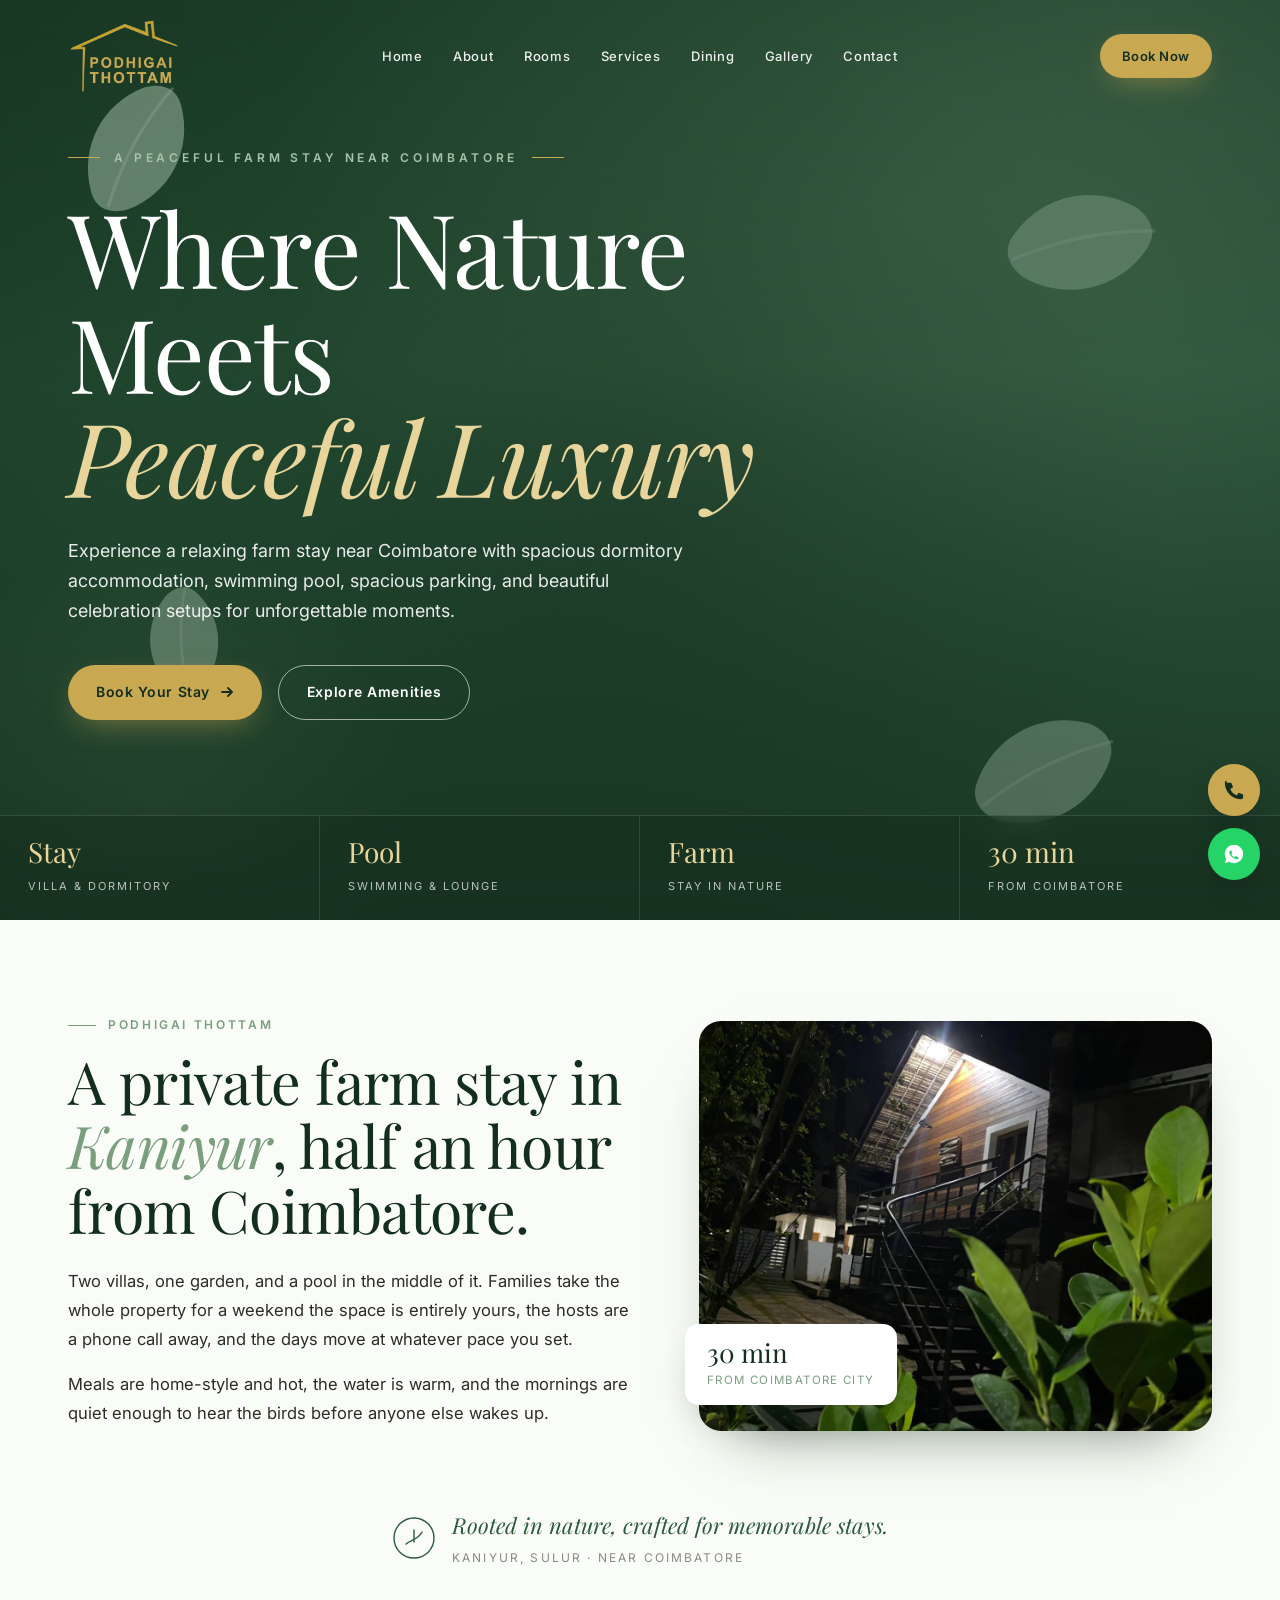
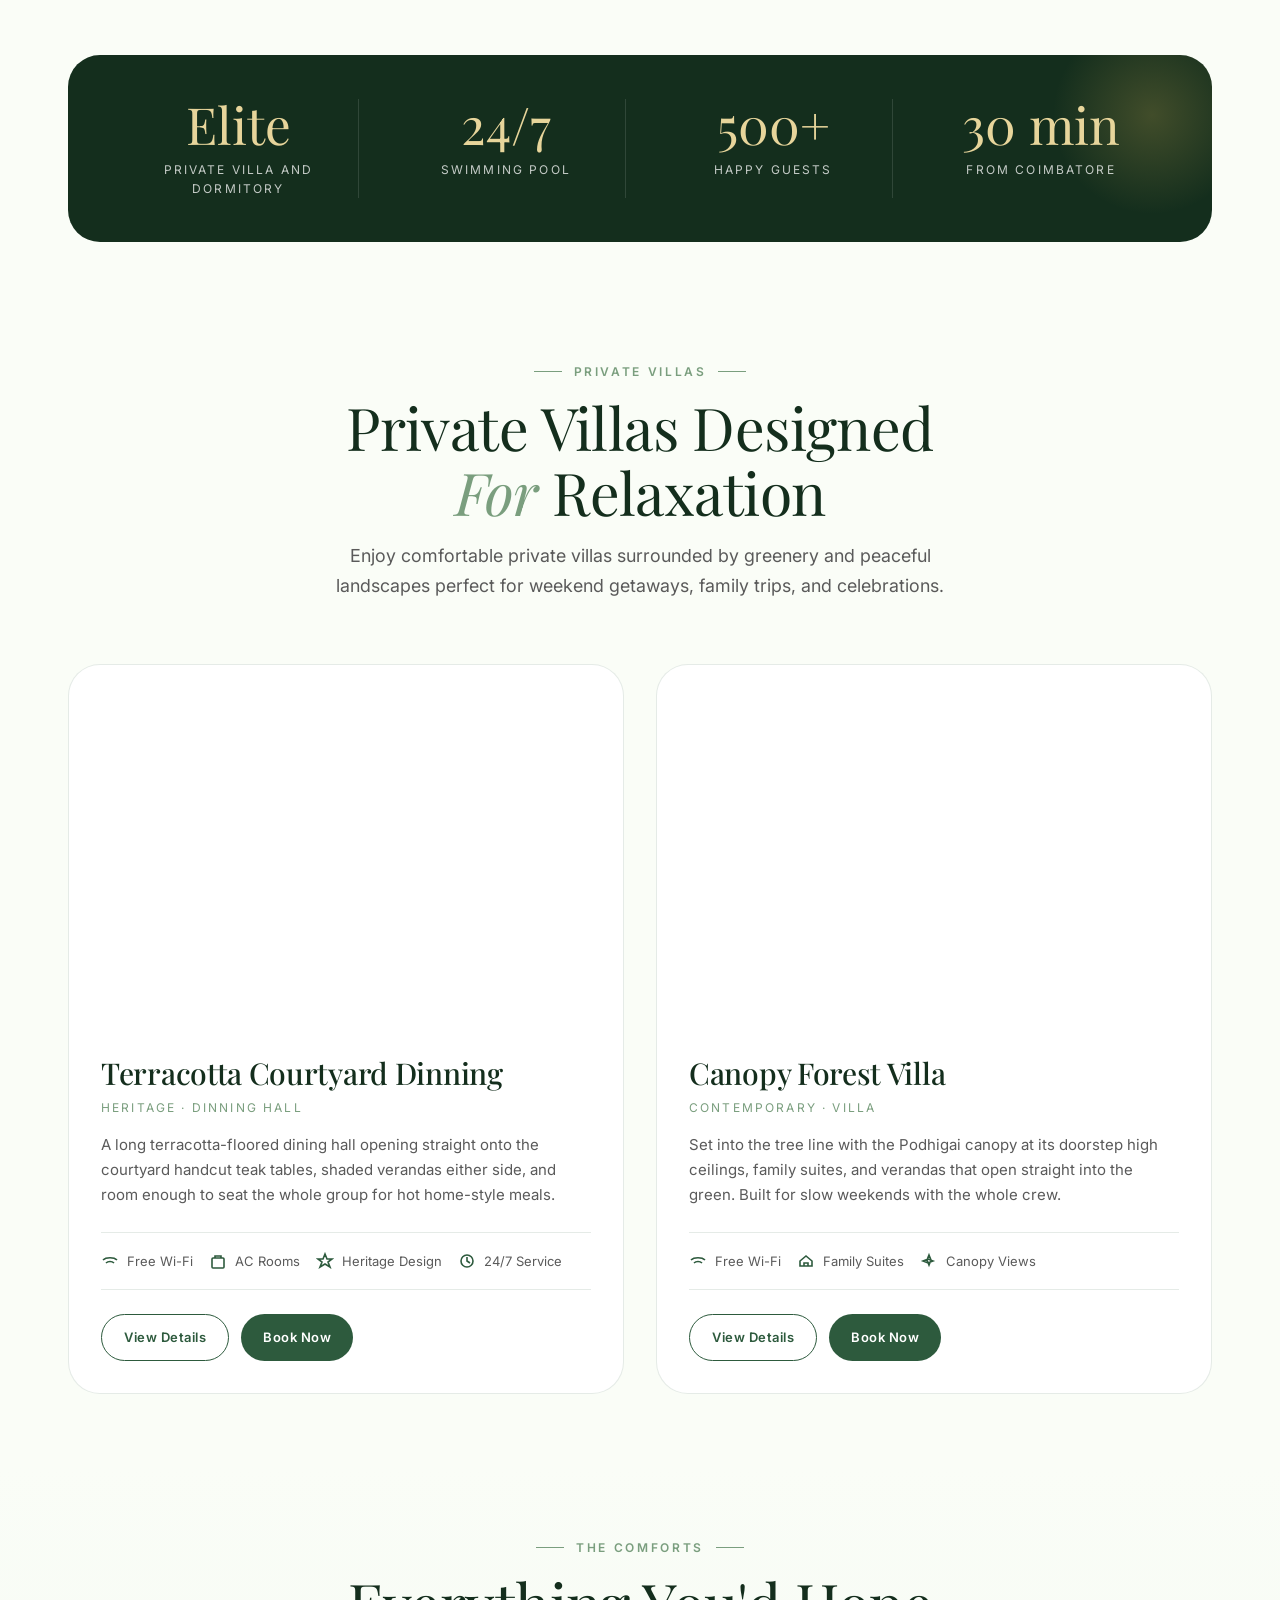
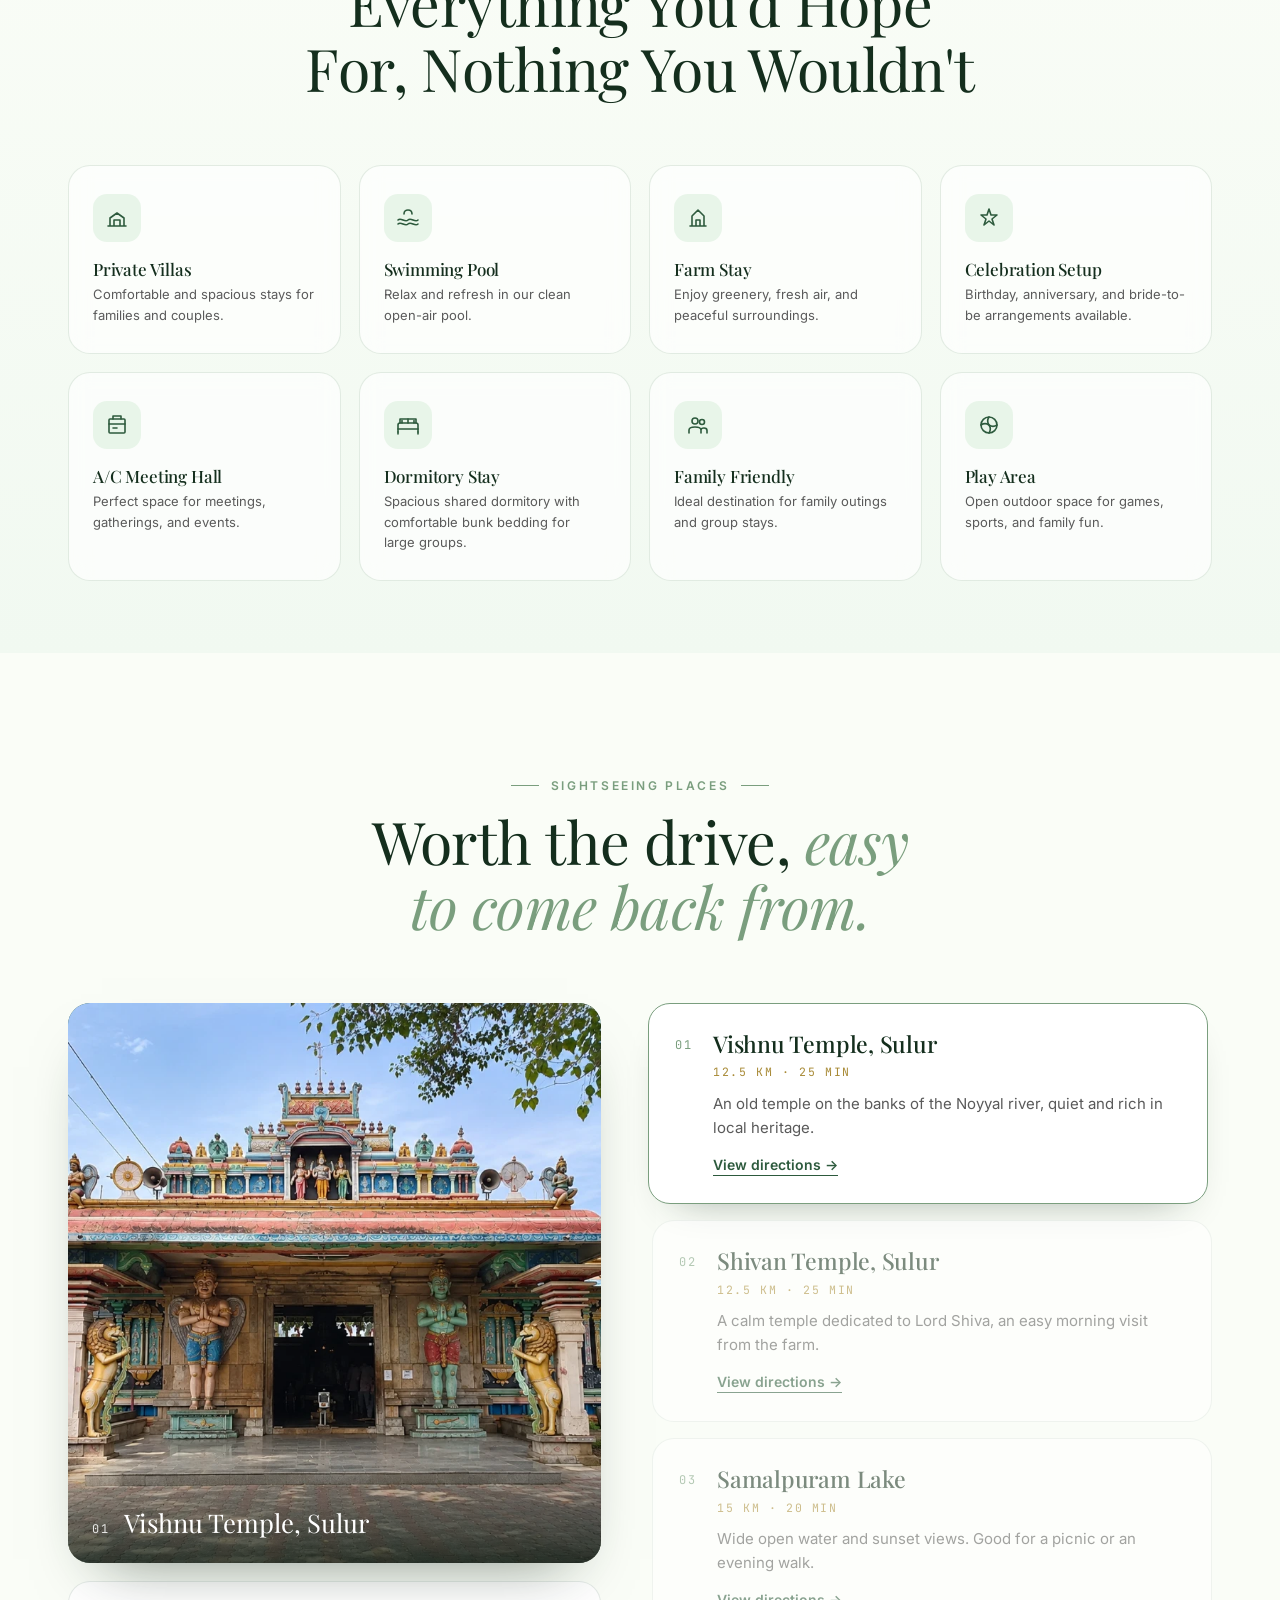
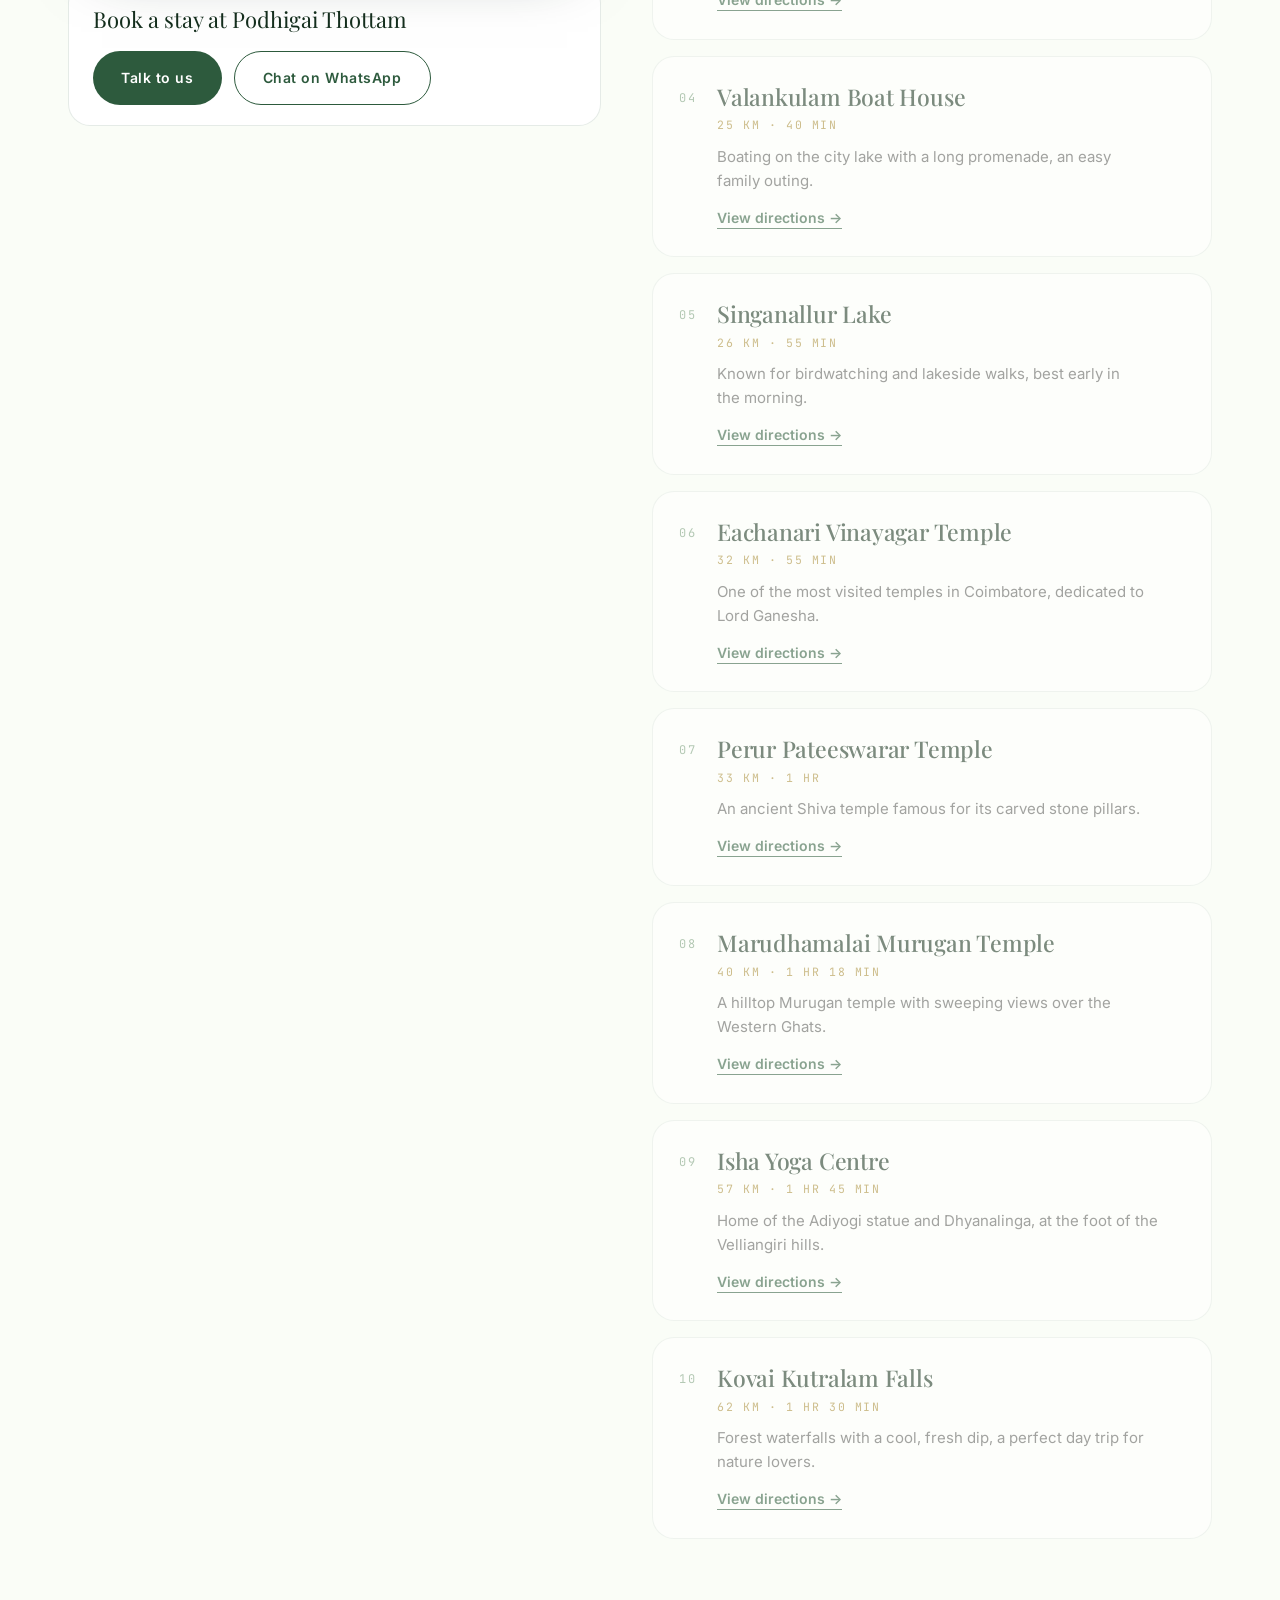
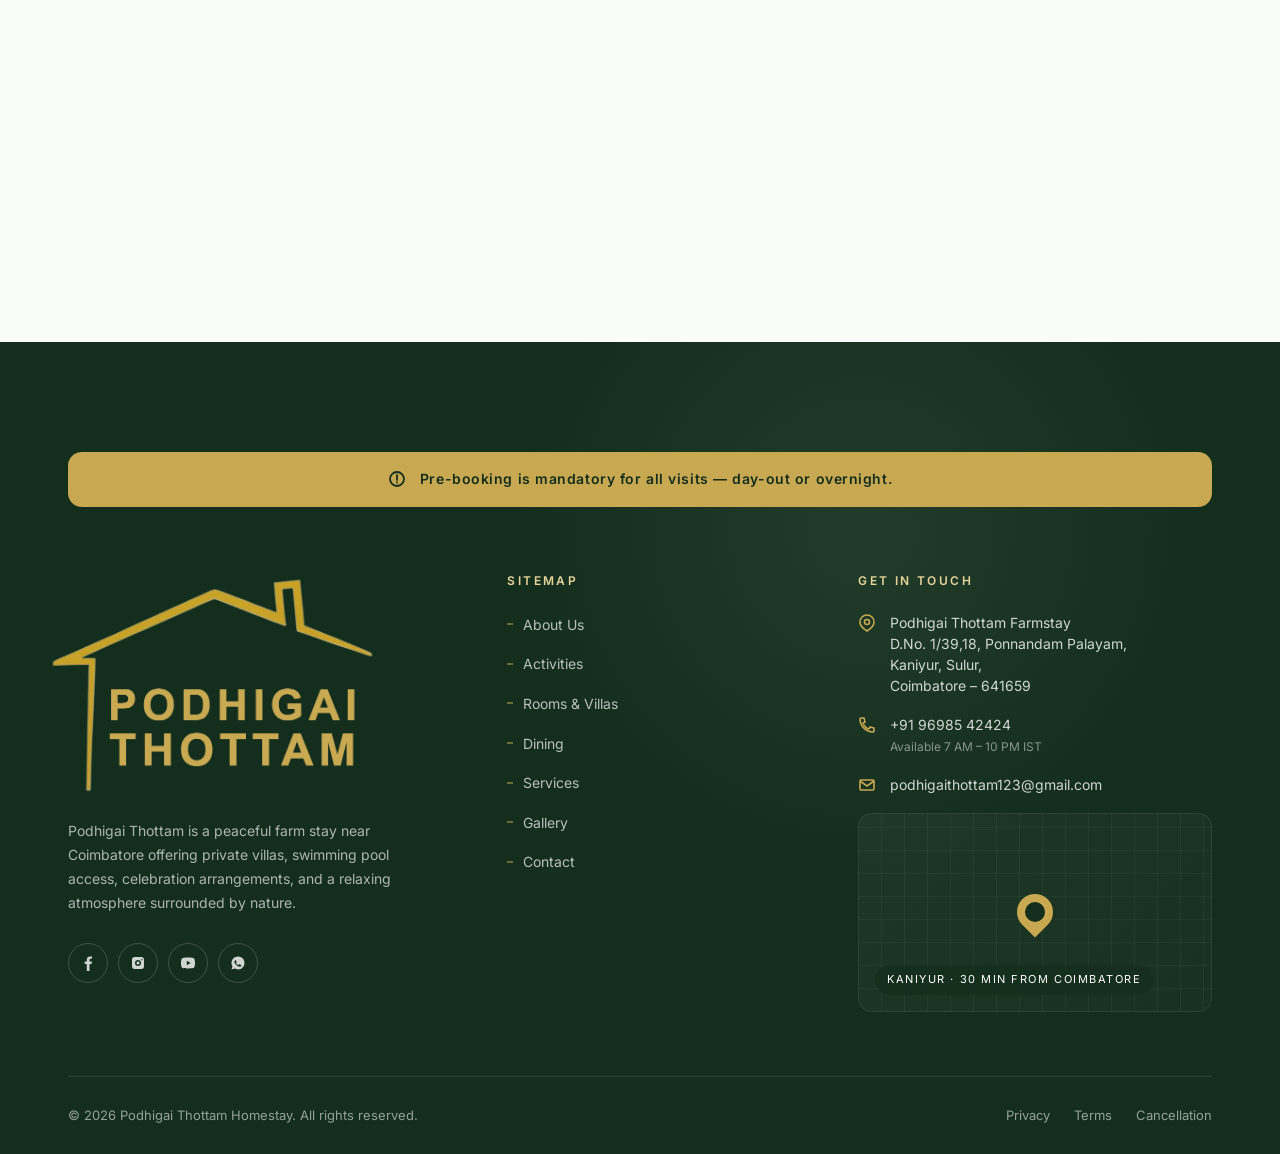
<file: podhigai thottam/index.html>
<!doctype html>
<html lang="en">
<head>
<meta charset="utf-8" />
<meta name="viewport" content="width=device-width, initial-scale=1" />
<title>Podhigai Thottam Homestay — Peaceful Farm Stay Near Coimbatore</title>
<meta name="description" content="Private villas, swimming pool, celebration setups & farm stay experiences at Podhigai Thottam in Kaniyur, Coimbatore." />
<link rel="preconnect" href="https://fonts.googleapis.com">
<link rel="preconnect" href="https://fonts.gstatic.com" crossorigin>
<link rel="preconnect" href="https://lh3.googleusercontent.com" crossorigin>
<link rel="dns-prefetch" href="https://lh3.googleusercontent.com">
<link href="https://fonts.googleapis.com/css2?family=Playfair+Display:ital,wght@0,400;0,500;0,600;1,400;1,500&family=Inter:wght@400;500;600;700&family=JetBrains+Mono:wght@400;500&display=swap" rel="stylesheet">
<link rel="stylesheet" href="styles.css" />
<link rel="stylesheet" href="pages.css" />
<!-- __OG_INJECTED__ favicon / Open Graph / Twitter / JSON-LD -->
<link rel="canonical" href="https://podhigaithottam.com/" />
<link rel="icon" type="image/png" sizes="32x32" href="favicon-32.png" />
<link rel="icon" type="image/png" sizes="512x512" href="favicon-512.png" />
<link rel="apple-touch-icon" href="favicon-180.png" />
<meta name="theme-color" content="#2D5A3D" />
<meta property="og:type" content="website" />
<meta property="og:site_name" content="Podhigai Thottam" />
<meta property="og:title" content="Podhigai Thottam Homestay — Peaceful Farm Stay Near Coimbatore" />
<meta property="og:description" content="Private villas, swimming pool, celebration setups &amp; farm stay experiences at Podhigai Thottam in Kaniyur, Coimbatore." />
<meta property="og:url" content="https://podhigaithottam.com/" />
<meta property="og:image" content="https://podhigaithottam.com/assets/og-image.jpg" />
<meta property="og:image:width" content="1200" />
<meta property="og:image:height" content="630" />
<meta name="twitter:card" content="summary_large_image" />
<meta name="twitter:title" content="Podhigai Thottam Homestay — Peaceful Farm Stay Near Coimbatore" />
<meta name="twitter:description" content="Private villas, swimming pool, celebration setups &amp; farm stay experiences at Podhigai Thottam in Kaniyur, Coimbatore." />
<meta name="twitter:image" content="https://podhigaithottam.com/assets/og-image.jpg" />
<script type="application/ld+json">
{
  "@context": "https://schema.org",
  "@type": "Resort",
  "name": "Podhigai Thottam Homestay",
  "description": "A peaceful farm stay near Coimbatore offering private villas, swimming pool access, celebration arrangements and a relaxing atmosphere surrounded by nature.",
  "url": "https://podhigaithottam.com/",
  "telephone": "+91-96985-42424",
  "email": "podhigaithottam123@gmail.com",
  "image": "https://podhigaithottam.com/assets/og-image.jpg",
  "logo": "https://podhigaithottam.com/assets/logo-full.webp",
  "priceRange": "₹₹",
  "address": {
    "@type": "PostalAddress",
    "streetAddress": "D.No. 1/39,18, Ponnandam Palayam, Kaniyur, Sulur",
    "addressLocality": "Coimbatore",
    "addressRegion": "Tamil Nadu",
    "postalCode": "641659",
    "addressCountry": "IN"
  },
  "geo": {
    "@type": "GeoCoordinates",
    "latitude": 11.1141585,
    "longitude": 77.13944
  },
  "openingHours": "Mo-Su 07:00-22:00",
  "amenityFeature": [
    {
      "@type": "LocationFeatureSpecification",
      "name": "Private Villas",
      "value": true
    },
    {
      "@type": "LocationFeatureSpecification",
      "name": "Swimming Pool",
      "value": true
    },
    {
      "@type": "LocationFeatureSpecification",
      "name": "Farm Stay",
      "value": true
    },
    {
      "@type": "LocationFeatureSpecification",
      "name": "Celebration Setup",
      "value": true
    },
    {
      "@type": "LocationFeatureSpecification",
      "name": "A/C Meeting Hall",
      "value": true
    },
    {
      "@type": "LocationFeatureSpecification",
      "name": "Free Car Parking",
      "value": true
    },
    {
      "@type": "LocationFeatureSpecification",
      "name": "Family Friendly",
      "value": true
    },
    {
      "@type": "LocationFeatureSpecification",
      "name": "Free Wi-Fi",
      "value": true
    }
  ],
  "sameAs": [
    "https://www.instagram.com/podhigai8"
  ]
}
</script>
</head>
<body>
<a class="skip-link" href="#main">Skip to main content</a>

<!-- Reusable leaf + house-mark SVG -->
<svg width="0" height="0" style="position:absolute" aria-hidden="true">
  <defs>
    <symbol id="leaf" viewBox="0 0 64 64">
      <path d="M32 4 C18 14, 10 30, 12 48 C12 54, 18 60, 32 60 C46 60, 52 54, 52 48 C54 30, 46 14, 32 4 Z M32 8 L32 56" />
    </symbol>
    <symbol id="leaf-fill" viewBox="0 0 64 64">
      <path d="M44 6 C24 8, 8 24, 8 46 C8 54, 14 58, 22 58 C42 56, 58 40, 58 18 C58 10, 52 6, 44 6 Z" fill-rule="evenodd"/>
      <path d="M14 54 C24 38, 38 22, 56 10" stroke="currentColor" stroke-width="1.5" fill="none" opacity="0.4" stroke-linecap="round"/>
    </symbol>
    <!-- House mark: outline of a peaked roof with chimney + left flagpole extension -->
    <symbol id="house-mark" viewBox="0 0 140 90">
      <path d="M 12 88 L 12 50 L 70 14 L 96 30 L 96 18 L 110 18 L 110 38 L 128 50"
            fill="none"
            stroke="currentColor"
            stroke-width="3.5"
            stroke-linecap="square"
            stroke-linejoin="miter"
            stroke-miterlimit="4" />
    </symbol>
  </defs>
</svg>

<!-- ========================================================== NAV -->
<header class="nav" id="nav">
  <div class="container nav__inner">
    <a href="#home" class="nav__logo" aria-label="Podhigai Thottam">
      <img src="assets/logo-full.webp" class="nav__house-img" alt="Podhigai Thottam" decoding="async" />
    </a>
    <nav>
      <ul class="nav__menu" style="text-align: center; align-items: stretch; justify-content: flex-start">
        <li><a href="#home">Home</a></li>
        <li><a href="pages/about.html">About</a></li>
        <li><a href="pages/rooms.html">Rooms</a></li>
        <li><a href="pages/services.html">Services</a></li>
        <li><a href="pages/dining.html">Dining</a></li>
        <li><a href="pages/gallery.html">Gallery</a></li>
        <li><a href="pages/contact.html">Contact</a></li>
      </ul>
    </nav>
    <a href="tel:+919698542424" class="btn btn--gold nav__cta">Book Now</a>
    <button class="nav__burger" aria-label="Menu"><span></span><span></span><span></span></button>
  </div>
</header>

<main id="main" tabindex="-1">

<!-- ========================================================== HERO -->
<section class="hero" id="home" data-screen-label="01 Hero">
  <div class="hero__bg"></div>
  <div class="hero__overlay"></div>

  <svg class="hero__leaf l1" aria-hidden="true"><use href="#leaf-fill"></use></svg>
  <svg class="hero__leaf l2" aria-hidden="true"><use href="#leaf-fill"></use></svg>
  <svg class="hero__leaf l3" aria-hidden="true"><use href="#leaf-fill"></use></svg>
  <svg class="hero__leaf l4" aria-hidden="true"><use href="#leaf-fill"></use></svg>

  <div class="container">
    <div class="hero__content">
      <div class="hero__eyebrow reveal">A Peaceful Farm Stay Near Coimbatore</div>
      <h1 class="hero__heading reveal delay-1">Where Nature Meets<br/><em>Peaceful Luxury</em></h1>
      <p class="hero__sub reveal delay-2">
        Experience a relaxing farm stay near Coimbatore with spacious dormitory accommodation, swimming pool,
        spacious parking, and beautiful celebration setups for unforgettable moments.
      </p>
      <div class="hero__ctas reveal delay-3">
        <a href="tel:+919698542424" class="btn btn--gold">Book Your Stay
          <svg width="14" height="14" viewBox="0 0 14 14" fill="none" stroke="currentColor" stroke-width="1.8" stroke-linecap="round"><path d="M2 7h10M8 3l4 4-4 4"/></svg>
        </a>
        <a href="pages/services.html" class="btn btn--ghost">Explore Amenities</a>
      </div>
    </div>
  </div>

  <div class="hero__scroll" style="opacity: 0">Scroll</div>

  <div class="hero__meta">
    <div class="hero__meta-item"><span class="k">Stay</span><span class="v">Villa &amp; Dormitory</span></div>
    <div class="hero__meta-item"><span class="k">Pool</span><span class="v">Swimming &amp; Lounge</span></div>
    <div class="hero__meta-item"><span class="k">Farm</span><span class="v">Stay in Nature</span></div>
    <div class="hero__meta-item"><span class="k">30 min</span><span class="v">From Coimbatore</span></div>
  </div>
</section>

<!-- ========================================================== ABOUT -->
<section class="about" id="about" data-screen-label="02 About">
  <div class="container">
    <div class="intro">
      <div class="intro__copy">
        <span class="eyebrow reveal">Podhigai Thottam</span>
        <h2 class="intro__title reveal delay-1">A private farm stay in <em style="font-style:italic;color:var(--sage);">Kaniyur</em>, half an hour from Coimbatore.</h2>
        <p class="intro__lead reveal delay-2">
          Two villas, one garden, and a pool in the middle of it. Families take the whole
          property for a weekend the space is entirely yours, the hosts are a phone
          call away, and the days move at whatever pace you set.
        </p>
        <p class="intro__lead reveal delay-3">
          Meals are home-style and hot, the water is warm, and the mornings are quiet
          enough to hear the birds before anyone else wakes up.
        </p>
      </div>
      <div class="intro__media reveal delay-2">
        <div class="intro__photo" style="background-image:url('assets/cabin-night-path.webp')"></div>
        <div class="intro__badge">
          <div class="intro__badge-num">30 min</div>
          <div class="intro__badge-label">from Coimbatore city</div>
        </div>
      </div>
    </div>

    <div class="about__sig reveal delay-3" style="margin: clamp(40px, 5vw, 64px) auto 0; width: fit-content; border-top: none; padding-top: 0;">
      <svg width="44" height="44" viewBox="0 0 44 44" fill="none" stroke="#2D5A3D" stroke-width="1.4" stroke-linecap="round">
        <circle cx="22" cy="22" r="20" />
        <path d="M14 28 C18 24, 26 24, 30 16 M22 14 L22 26" />
      </svg>
      <div>
        <div class="about__sig-name">Rooted in nature, crafted for memorable stays.</div>
        <div class="about__sig-role">Kaniyur, Sulur · Near Coimbatore</div>
      </div>
    </div>

    <div class="stats reveal">
      <div class="stats__item">
        <div class="stats__num stats__num--word">Elite</div>
        <div class="stats__label">Private Villa And Dormitory</div>
      </div>
      <div class="stats__item">
        <div class="stats__num" data-count="24" data-suffix="/7">24/7</div>
        <div class="stats__label">Swimming Pool</div>
      </div>
      <div class="stats__item">
        <div class="stats__num" data-count="500" data-suffix="+">500+</div>
        <div class="stats__label">Happy Guests</div>
      </div>
      <div class="stats__item">
        <div class="stats__num" data-count="30" data-suffix=" min">30 min</div>
        <div class="stats__label">From Coimbatore</div>
      </div>
    </div>
  </div>
</section>

<!-- ========================================================== ROOMS -->
<section class="rooms" id="rooms" data-screen-label="04 Rooms" style="padding-top: 40px;">
  <div class="container">
    <div class="section-head">
      <span class="eyebrow center reveal">Private Villas</span>
      <h2 class="reveal delay-1">Private Villas Designed <em style="font-style:italic;color:var(--sage);">For</em> Relaxation</h2>
      <p class="lead reveal delay-2">Enjoy comfortable private villas surrounded by greenery and peaceful landscapes perfect for weekend getaways, family trips, and celebrations.</p>
    </div>

    <div class="rooms__grid">
      <article class="room-card reveal">
        <div class="room-card__media" data-label="Naalukettu Villa — central courtyard with rain" style="background: url(&quot;https://lh3.googleusercontent.com/d/1dRajnWJMmQBcsjhyr0-ljUSaQmHUeVK-=w1200&quot;) center top / cover no-repeat; background-image: url(&#39;https://lh3.googleusercontent.com/d/1dRajnWJMmQBcsjhyr0-ljUSaQmHUeVK-=w1200&#39;)"></div>
        <div class="room-card__body">
          <h3 class="room-card__name">Terracotta Courtyard Dinning</h3>
          <div class="room-card__sub">HERITAGE · DINNING HALL</div>
          <p class="room-card__desc">
            A long terracotta-floored dining hall opening straight onto the courtyard handcut teak tables, shaded verandas either side, and room enough to seat
            the whole group for hot home-style meals.
          </p>
          <div class="room-card__amenities">
            <span class="amenity"><svg viewBox="0 0 18 18"><path d="M2 8 C5 5, 13 5, 16 8 M5 11 C7 9, 11 9, 13 11 M9 14 L9 14.1"/></svg>Free Wi-Fi</span>
            <span class="amenity"><svg viewBox="0 0 18 18"><rect x="3" y="6" width="12" height="10" rx="1"/><path d="M6 6 L6 4 L12 4 L12 6"/></svg>AC Rooms</span>
            <span class="amenity"><svg viewBox="0 0 18 18"><path d="M9 2 L11 7 L16 7 L12 10 L14 15 L9 12 L4 15 L6 10 L2 7 L7 7 Z"/></svg>Heritage Design</span>
            <span class="amenity"><svg viewBox="0 0 18 18"><circle cx="9" cy="9" r="6"/><path d="M9 5 L9 9 L12 11"/></svg>24/7 Service</span>
          </div>
          <div class="room-card__cta">
            <a href="pages/rooms.html" class="btn btn--outline">View Details</a>
            <a href="tel:+919698542424" class="btn btn--forest">Book Now</a>
          </div>
        </div>
      </article>

      <article class="room-card reveal delay-1">
        <div class="room-card__media" data-label="Red Fort Villa — terracotta walls at golden hour" style="background: linear-gradient(160deg, #4a7858 0%, #2D5A3D 60%, #1f4a30 100%) center/cover no-repeat; background-image: url('https://lh3.googleusercontent.com/d/14CVqNlD1uqfuo6yVUp1HjiDN2wUZwpgl=w1200');"></div>
        <div class="room-card__body">
          <h3 class="room-card__name">Canopy Forest Villa</h3>
          <div class="room-card__sub">CONTEMPORARY · VILLA</div>
          <p class="room-card__desc">
            Set into the tree line with the Podhigai canopy at its doorstep high
            ceilings, family suites, and verandas that open straight into the green.
            Built for slow weekends with the whole crew.
          </p>
          <div class="room-card__amenities">
            <span class="amenity"><svg viewBox="0 0 18 18"><path d="M2 8 C5 5, 13 5, 16 8 M5 11 C7 9, 11 9, 13 11 M9 14 L9 14.1"/></svg>Free Wi-Fi</span>
            <span class="amenity"><svg viewBox="0 0 18 18"><path d="M3 14 L3 9 L9 4 L15 9 L15 14 Z M7 14 L7 11 L11 11 L11 14"/></svg>Family Suites</span>
            <span class="amenity"><svg viewBox="0 0 18 18"><path d="M9 3 L11 8 L9 13 L7 8 Z M3 9 L8 7 L13 9 L8 11 Z"/></svg>Canopy Views</span>
          </div>
          <div class="room-card__cta">
            <a href="pages/rooms.html" class="btn btn--outline">View Details</a>
            <a href="tel:+919698542424" class="btn btn--forest">Book Now</a>
          </div>
        </div>
      </article>
    </div>
  </div>
</section>

<!-- ========================================================== AMENITIES -->
<section class="amenities" data-screen-label="08 Amenities">
  <div class="container">
    <div class="section-head">
      <span class="eyebrow center reveal">The Comforts</span>
      <h2 class="reveal delay-1">Everything You'd Hope For, Nothing You Wouldn't</h2>
    </div>

    <div class="amenities__grid">
      <div class="am-card reveal">
        <div class="am-card__icon"><svg viewBox="0 0 24 24" fill="none" stroke="currentColor" stroke-width="1.6" stroke-linecap="round" stroke-linejoin="round"><path d="M3 20 L21 20 M5 20 L5 12 L12 7 L19 12 L19 20 M9 20 L9 14 L15 14 L15 20"/></svg></div>
        <h4>Private Villas</h4><p>Comfortable and spacious stays for families and couples.</p>
      </div>
      <div class="am-card reveal delay-1">
        <div class="am-card__icon"><svg viewBox="0 0 24 24" fill="none" stroke="currentColor" stroke-width="1.6" stroke-linecap="round" stroke-linejoin="round"><path d="M2 14 C5 11, 9 17, 12 14 C15 11, 19 17, 22 14 M2 18 C5 15, 9 21, 12 18 C15 15, 19 21, 22 18 M8 8 C8 5, 10 4, 12 4 C14 4, 16 5, 16 8"/></svg></div>
        <h4>Swimming Pool</h4><p>Relax and refresh in our clean open-air pool.</p>
      </div>
      <div class="am-card reveal delay-2">
        <div class="am-card__icon"><svg viewBox="0 0 24 24" fill="none" stroke="currentColor" stroke-width="1.6" stroke-linecap="round" stroke-linejoin="round"><path d="M4 20 L20 20 M6 20 L6 10 L12 4 L18 10 L18 20 M10 20 L10 14 L14 14 L14 20"/></svg></div>
        <h4>Farm Stay</h4><p>Enjoy greenery, fresh air, and peaceful surroundings.</p>
      </div>
      <div class="am-card reveal delay-3">
        <div class="am-card__icon"><svg viewBox="0 0 24 24" fill="none" stroke="currentColor" stroke-width="1.6" stroke-linecap="round" stroke-linejoin="round"><path d="M12 3 L14 9 L20 9 L15 13 L17 19 L12 15 L7 19 L9 13 L4 9 L10 9 Z"/></svg></div>
        <h4>Celebration Setup</h4><p>Birthday, anniversary, and bride-to-be arrangements available.</p>
      </div>
      <div class="am-card reveal">
        <div class="am-card__icon"><svg viewBox="0 0 24 24" fill="none" stroke="currentColor" stroke-width="1.6" stroke-linecap="round" stroke-linejoin="round"><rect x="4" y="6" width="16" height="14" rx="1"/><path d="M8 6 L8 3 L16 3 L16 6 M4 11 L20 11 M8 15 L12 15"/></svg></div>
        <h4>A/C Meeting Hall</h4><p>Perfect space for meetings, gatherings, and events.</p>
      </div>
      <div class="am-card reveal delay-1">
        <div class="am-card__icon"><svg viewBox="0 0 24 24" fill="none" stroke="currentColor" stroke-width="1.6" stroke-linecap="round" stroke-linejoin="round"><path d="M2 19 L2 12 C2 11 3 10 4 10 L20 10 C21 10 22 11 22 12 L22 19"/><path d="M2 16 L22 16"/><path d="M4 10 L4 6 L20 6 L20 10"/><path d="M6 10 L6 7.5 M12 10 L12 6 M18 10 L18 7.5"/><path d="M2 19 L2 21 M22 19 L22 21"/></svg></div>
        <h4>Dormitory Stay</h4><p>Spacious shared dormitory with comfortable bunk bedding for large groups.</p>
      </div>
      <div class="am-card reveal delay-2">
        <div class="am-card__icon"><svg viewBox="0 0 24 24" fill="none" stroke="currentColor" stroke-width="1.6" stroke-linecap="round" stroke-linejoin="round"><circle cx="9" cy="8" r="3"/><circle cx="16" cy="9" r="2.5"/><path d="M3 20 L3 17 C3 15, 5 14, 9 14 C13 14, 15 15, 15 17 L15 20 M15 20 L15 17 C15 15.5, 17 15, 18 15 C20 15, 21 16, 21 17.5 L21 20"/></svg></div>
        <h4>Family Friendly</h4><p>Ideal destination for family outings and group stays.</p>
      </div>
      <div class="am-card reveal delay-3">
        <div class="am-card__icon"><svg viewBox="0 0 24 24" fill="none" stroke="currentColor" stroke-width="1.6" stroke-linecap="round" stroke-linejoin="round"><circle cx="12" cy="12" r="8"/><path d="M12 4 C10 7, 10 9, 12 12 C14 15, 14 17, 12 20"/><path d="M4 12 C7 10, 9 10, 12 12 C15 14, 17 14, 20 12"/></svg></div>
        <h4>Play Area</h4><p>Open outdoor space for games, sports, and family fun.</p>
      </div>
    </div>
  </div>
</section>

<!-- ========================================================== SIGHTSEEING -->
<section class="sight" id="nearby" data-screen-label="09 Sightseeing">
  <div class="container">
    <div class="section-head">
      <span class="eyebrow center reveal">Sightseeing Places</span>
      <h2 class="reveal delay-1">Worth the drive, <em style="font-style:italic;color:var(--sage);">easy to come back from.</em></h2>
    </div>
    <div class="sight__grid">
      <div class="sight__stick">
        <div class="sight__frame">
          <div class="sight__layer is-on" data-i="0" style="background-image:url('assets/near-vishnu-temple-v2.webp')"></div>
          <div class="sight__layer" data-i="1" style="background-image:url('assets/near-shivan-temple.webp')"></div>
          <div class="sight__layer" data-i="2" style="background-image:url('assets/near-samalpuram-hd.webp')"></div>
          <div class="sight__layer" data-i="3" style="background-image:url('assets/near-valankulam-boat.webp')"></div>
          <div class="sight__layer" data-i="4" style="background-image:url('assets/near-singanallur-hd.webp')"></div>
          <div class="sight__layer" data-i="5" style="background-image:url('assets/near-eachanari-temple.webp')"></div>
          <div class="sight__layer" data-i="6" style="background-image:url('assets/near-perur-temple.webp')"></div>
          <div class="sight__layer" data-i="7" style="background-image:url('assets/near-marudhamalai-hd.webp')"></div>
          <div class="sight__layer" data-i="8" style="background-image:url('assets/near-isha.webp')"></div>
          <div class="sight__layer" data-i="9" style="background-image:url('assets/near-kovai-kutralam-hd.webp')"></div>
          <div class="sight__caption"><span class="sight__cap-num">01</span><span class="sight__cap-name">Vishnu Temple, Sulur</span></div>
        </div>
        <div class="sight__cta">
          <div class="sight__cta-title">Book a stay at Podhigai Thottam</div>
          <div class="sight__cta-row">
            <a href="tel:+919698542424" class="btn btn--forest">Talk to us</a>
            <a href="https://wa.me/919698542424?text=Hi%2C%20I%27d%20like%20to%20book%20a%20stay%20at%20Podhigai%20Thottam" target="_blank" rel="noopener" class="btn btn--outline">Chat on WhatsApp</a>
          </div>
        </div>
      </div>
      <div class="sight__list">
        <article class="sight__item is-active" data-i="0">
          <div class="sight__thumb" style="background-image:url('assets/near-vishnu-temple-v2.webp')"></div>
          <div class="sight__num">01</div>
          <div class="sight__body">
            <h3>Vishnu Temple, Sulur</h3>
            <div class="sight__dist">12.5 km · 25 min</div>
            <p>An old temple on the banks of the Noyyal river, quiet and rich in local heritage.</p>
            <a class="sight__link" href="https://www.google.com/maps/dir/?api=1&amp;destination=Vishnu%20Temple%2C%20Sulur%2C%20Coimbatore" target="_blank" rel="noopener">View directions →</a>
          </div>
        </article>
        <article class="sight__item" data-i="1">
          <div class="sight__thumb" style="background-image:url('assets/near-shivan-temple.webp')"></div>
          <div class="sight__num">02</div>
          <div class="sight__body">
            <h3>Shivan Temple, Sulur</h3>
            <div class="sight__dist">12.5 km · 25 min</div>
            <p>A calm temple dedicated to Lord Shiva, an easy morning visit from the farm.</p>
            <a class="sight__link" href="https://www.google.com/maps/dir/?api=1&amp;destination=Shivan%20Temple%2C%20Sulur%2C%20Coimbatore" target="_blank" rel="noopener">View directions →</a>
          </div>
        </article>
        <article class="sight__item" data-i="2">
          <div class="sight__thumb" style="background-image:url('assets/near-samalpuram-hd.webp')"></div>
          <div class="sight__num">03</div>
          <div class="sight__body">
            <h3>Samalpuram Lake</h3>
            <div class="sight__dist">15 km · 20 min</div>
            <p>Wide open water and sunset views. Good for a picnic or an evening walk.</p>
            <a class="sight__link" href="https://www.google.com/maps/dir/?api=1&amp;destination=Samalpuram%20Lake%2C%20Coimbatore" target="_blank" rel="noopener">View directions →</a>
          </div>
        </article>
        <article class="sight__item" data-i="3">
          <div class="sight__thumb" style="background-image:url('assets/near-valankulam-boat.webp')"></div>
          <div class="sight__num">04</div>
          <div class="sight__body">
            <h3>Valankulam Boat House</h3>
            <div class="sight__dist">25 km · 40 min</div>
            <p>Boating on the city lake with a long promenade, an easy family outing.</p>
            <a class="sight__link" href="https://www.google.com/maps/dir/?api=1&amp;destination=Valankulam%20Boat%20House%2C%20Coimbatore" target="_blank" rel="noopener">View directions →</a>
          </div>
        </article>
        <article class="sight__item" data-i="4">
          <div class="sight__thumb" style="background-image:url('assets/near-singanallur-hd.webp')"></div>
          <div class="sight__num">05</div>
          <div class="sight__body">
            <h3>Singanallur Lake</h3>
            <div class="sight__dist">26 km · 55 min</div>
            <p>Known for birdwatching and lakeside walks, best early in the morning.</p>
            <a class="sight__link" href="https://www.google.com/maps/dir/?api=1&amp;destination=Singanallur%20Lake%2C%20Coimbatore" target="_blank" rel="noopener">View directions →</a>
          </div>
        </article>
        <article class="sight__item" data-i="5">
          <div class="sight__thumb" style="background-image:url('assets/near-eachanari-temple.webp')"></div>
          <div class="sight__num">06</div>
          <div class="sight__body">
            <h3>Eachanari Vinayagar Temple</h3>
            <div class="sight__dist">32 km · 55 min</div>
            <p>One of the most visited temples in Coimbatore, dedicated to Lord Ganesha.</p>
            <a class="sight__link" href="https://www.google.com/maps/dir/?api=1&amp;destination=Eachanari%20Vinayagar%20Temple%2C%20Coimbatore" target="_blank" rel="noopener">View directions →</a>
          </div>
        </article>
        <article class="sight__item" data-i="6">
          <div class="sight__thumb" style="background-image:url('assets/near-perur-temple.webp')"></div>
          <div class="sight__num">07</div>
          <div class="sight__body">
            <h3>Perur Pateeswarar Temple</h3>
            <div class="sight__dist">33 km · 1 hr</div>
            <p>An ancient Shiva temple famous for its carved stone pillars.</p>
            <a class="sight__link" href="https://www.google.com/maps/dir/?api=1&amp;destination=Perur%20Pateeswarar%20Temple%2C%20Coimbatore" target="_blank" rel="noopener">View directions →</a>
          </div>
        </article>
        <article class="sight__item" data-i="7">
          <div class="sight__thumb" style="background-image:url('assets/near-marudhamalai-hd.webp')"></div>
          <div class="sight__num">08</div>
          <div class="sight__body">
            <h3>Marudhamalai Murugan Temple</h3>
            <div class="sight__dist">40 km · 1 hr 18 min</div>
            <p>A hilltop Murugan temple with sweeping views over the Western Ghats.</p>
            <a class="sight__link" href="https://www.google.com/maps/dir/?api=1&amp;destination=Marudhamalai%20Murugan%20Temple%2C%20Coimbatore" target="_blank" rel="noopener">View directions →</a>
          </div>
        </article>
        <article class="sight__item" data-i="8">
          <div class="sight__thumb" style="background-image:url('assets/near-isha.webp')"></div>
          <div class="sight__num">09</div>
          <div class="sight__body">
            <h3>Isha Yoga Centre</h3>
            <div class="sight__dist">57 km · 1 hr 45 min</div>
            <p>Home of the Adiyogi statue and Dhyanalinga, at the foot of the Velliangiri hills.</p>
            <a class="sight__link" href="https://www.google.com/maps/dir/?api=1&amp;destination=Isha%20Yoga%20Centre%2C%20Coimbatore" target="_blank" rel="noopener">View directions →</a>
          </div>
        </article>
        <article class="sight__item" data-i="9">
          <div class="sight__thumb" style="background-image:url('assets/near-kovai-kutralam-hd.webp')"></div>
          <div class="sight__num">10</div>
          <div class="sight__body">
            <h3>Kovai Kutralam Falls</h3>
            <div class="sight__dist">62 km · 1 hr 30 min</div>
            <p>Forest waterfalls with a cool, fresh dip, a perfect day trip for nature lovers.</p>
            <a class="sight__link" href="https://www.google.com/maps/dir/?api=1&amp;destination=Kovai%20Kutralam%20Falls%2C%20Coimbatore" target="_blank" rel="noopener">View directions →</a>
          </div>
        </article>
      </div>
    </div>
  </div>
</section>
<script>
(function(){
  var items=document.querySelectorAll('.sight__item'),layers=document.querySelectorAll('.sight__layer'),num=document.querySelector('.sight__cap-num'),name=document.querySelector('.sight__cap-name');
  if(!items.length)return;
  function set(i){items.forEach(function(el){el.classList.toggle('is-active',el.dataset.i==i)});layers.forEach(function(el){el.classList.toggle('is-on',el.dataset.i==i)});num.textContent=String(+i+1).padStart(2,'0');name.textContent=items[i].querySelector('h3').textContent;}
  var cur=-1,tick=false;
  function update(){tick=false;var mid=window.innerHeight*0.5,best=0;
    for(var i=0;i<items.length;i++){if(items[i].getBoundingClientRect().top<=mid)best=i;else break;}
    if(best!==cur){cur=best;set(best);}}
  window.addEventListener('scroll',function(){if(!tick){tick=true;requestAnimationFrame(update)}},{passive:true});
  window.addEventListener('resize',update);update();
})();
</script>

</main>

<!-- ========================================================== FOOTER / CONTACT -->
<footer class="footer" id="contact" data-screen-label="11 Contact">
  <div class="container">

    <div class="footer__notice reveal">
      <svg viewBox="0 0 18 18" fill="none" stroke="currentColor" stroke-width="1.8" stroke-linecap="round"><circle cx="9" cy="9" r="7"/><path d="M9 5 L9 10 M9 12.5 L9 12.6"/></svg>
      Pre-booking is mandatory for all visits — day-out or overnight.
    </div>

    <div class="footer__grid">

      <div class="reveal">
        <div class="footer__logo">
          <img src="assets/logo-full.webp" class="footer__logo-img" alt="Podhigai Thottam" decoding="async" loading="lazy" style="padding: 0px; object-fit: cover" />
        </div>
        <p class="footer__about">Podhigai Thottam is a peaceful farm stay near Coimbatore offering private villas, swimming pool access, celebration arrangements, and a relaxing atmosphere surrounded by nature.</p>
        <div class="footer__social" aria-label="Social media">
          <a href="#" aria-label="Facebook"><svg viewBox="0 0 16 16"><path d="M9.5 16 L9.5 9 L11.6 9 L12 6.5 L9.5 6.5 L9.5 5 C9.5 4.3, 9.7 3.8, 10.7 3.8 L12 3.8 L12 1.5 C11.7 1.5, 10.9 1.4, 10 1.4 C8.1 1.4, 6.8 2.6, 6.8 4.7 L6.8 6.5 L4.7 6.5 L4.7 9 L6.8 9 L6.8 16 Z"/></svg></a>
          <a href="https://www.instagram.com/podhigai8?utm_source=qr" target="_blank" rel="noopener" aria-label="Instagram"><svg viewBox="0 0 16 16"><path d="M4.5 2 C3.1 2, 2 3.1, 2 4.5 L2 11.5 C2 12.9, 3.1 14, 4.5 14 L11.5 14 C12.9 14, 14 12.9, 14 11.5 L14 4.5 C14 3.1, 12.9 2, 11.5 2 Z M11.8 4 C12.2 4, 12.5 4.3, 12.5 4.7 C12.5 5.1, 12.2 5.4, 11.8 5.4 C11.4 5.4, 11.1 5.1, 11.1 4.7 C11.1 4.3, 11.4 4, 11.8 4 Z M8 5 C9.7 5, 11 6.3, 11 8 C11 9.7, 9.7 11, 8 11 C6.3 11, 5 9.7, 5 8 C5 6.3, 6.3 5, 8 5 Z M8 6.5 C7.2 6.5, 6.5 7.2, 6.5 8 C6.5 8.8, 7.2 9.5, 8 9.5 C8.8 9.5, 9.5 8.8, 9.5 8 C9.5 7.2, 8.8 6.5, 8 6.5 Z" fill-rule="evenodd"/></svg></a>
          <a href="#" aria-label="YouTube"><svg viewBox="0 0 16 16"><path d="M14.6 4.5 C14.4 3.7, 13.8 3.1, 13 2.9 C11.6 2.5, 8 2.5, 8 2.5 C8 2.5, 4.4 2.5, 3 2.9 C2.2 3.1, 1.6 3.7, 1.4 4.5 C1 5.9, 1 8, 1 8 C1 8, 1 10.1, 1.4 11.5 C1.6 12.3, 2.2 12.9, 3 13.1 C4.4 13.5, 8 13.5, 8 13.5 C8 13.5, 11.6 13.5, 13 13.1 C13.8 12.9, 14.4 12.3, 14.6 11.5 C15 10.1, 15 8, 15 8 C15 8, 15 5.9, 14.6 4.5 Z M6.8 10.3 L6.8 5.7 L10.7 8 Z"/></svg></a>
          <a href="https://wa.me/919698542424?text=Hi%2C%20I%27d%20like%20to%20book%20a%20stay%20at%20Podhigai%20Thottam" target="_blank" rel="noopener" aria-label="WhatsApp"><svg viewBox="0 0 16 16"><path d="M8 1.5 C4.4 1.5, 1.5 4.4, 1.5 8 C1.5 9.2, 1.8 10.3, 2.4 11.3 L1.5 14.5 L4.8 13.6 C5.8 14.1, 6.9 14.4, 8 14.4 C11.6 14.4, 14.5 11.5, 14.5 7.9 C14.5 4.3, 11.6 1.5, 8 1.5 Z M11.5 10.8 C11.4 11.2, 10.7 11.6, 10.4 11.6 C10 11.7, 9.6 11.7, 9.1 11.6 C8.8 11.5, 8.4 11.4, 8 11.2 C6.3 10.5, 5.2 8.8, 5.1 8.6 C5 8.5, 4.4 7.7, 4.4 6.9 C4.4 6.1, 4.8 5.7, 5 5.5 C5.1 5.3, 5.3 5.3, 5.4 5.3 L5.7 5.3 C5.8 5.3, 5.9 5.3, 6 5.6 C6.2 5.9, 6.5 6.8, 6.5 6.9 C6.6 6.9, 6.6 7, 6.5 7.1 C6.5 7.2, 6.4 7.3, 6.3 7.4 L6 7.7 C6 7.8, 5.9 7.9, 6 8 C6.1 8.2, 6.4 8.7, 6.9 9.2 C7.6 9.8, 8.1 10, 8.3 10.1 C8.4 10.1, 8.5 10.1, 8.6 10 C8.7 9.9, 8.9 9.6, 9.1 9.4 C9.2 9.2, 9.3 9.3, 9.5 9.3 C9.7 9.4, 10.5 9.8, 10.7 9.9 C10.9 10, 11.1 10.1, 11.1 10.1 C11.2 10.2, 11.6 10.5, 11.5 10.8 Z" fill-rule="evenodd"/></svg></a>
        </div>
      </div>

      <div class="reveal delay-1">
        <h5>Sitemap</h5>
        <ul class="footer__menu">
          <li><a href="pages/about.html">About Us</a></li>
          <li><a href="pages/services.html">Activities</a></li>
          <li><a href="pages/rooms.html">Rooms & Villas</a></li>
          <li><a href="pages/dining.html">Dining</a></li>
          <li><a href="pages/services.html">Services</a></li>
          <li><a href="pages/gallery.html">Gallery</a></li>
          <li><a href="pages/contact.html">Contact</a></li>
        </ul>
      </div>

      <div class="reveal delay-2">
        <h5>Get in Touch</h5>
        <div class="footer__contact-row">
          <svg viewBox="0 0 18 18"><path d="M9 1 C5.1 1, 2 4.1, 2 8 C2 13, 9 17, 9 17 C9 17, 16 13, 16 8 C16 4.1, 12.9 1, 9 1 Z"/><circle cx="9" cy="8" r="2.5"/></svg>
          <div>Podhigai Thottam Farmstay<br/>D.No. 1/39,18, Ponnandam Palayam,<br/>Kaniyur, Sulur,<br/>Coimbatore – 641659</div>
        </div>
        <div class="footer__contact-row">
          <svg viewBox="0 0 18 18"><path d="M3 2 L6 2 L7 6 L5 7 C6 10, 8 12, 11 13 L12 11 L16 12 L16 15 C16 15.5, 15.5 16, 15 16 C8 16, 2 10, 2 3 C2 2.5, 2.5 2, 3 2 Z"/></svg>
          <div><a href="tel:+919698542424">+91 96985 42424</a><br/><span style="font-size:12px;opacity:0.6;">Available 7 AM – 10 PM IST</span></div>
        </div>
        <div class="footer__contact-row">
          <svg viewBox="0 0 18 18"><rect x="2" y="4" width="14" height="10" rx="1"/><path d="M2 5 L9 10 L16 5"/></svg>
          <div><a href="mailto:podhigaithottam123@gmail.com">podhigaithottam123@gmail.com</a></div>
        </div>

        <a href="https://www.google.com/maps/dir//Podhigai+Thottam+-+The+Farmhouse+Experience,+39,+18,+D.no.+1,+poonandam+palayam,+Sulur,+Kaniyur,+Tamil+Nadu+641659/@11.5334579,77.9395964,12z/data=!4m8!4m7!1m0!1m5!1m1!1s0x3ba8ff27d53032b7:0xf4526ac56e8de53e!2m2!1d77.13944!2d11.1141585?hl=en-GB&entry=ttu&g_ep=EgoyMDI2MDUyMC4wIKXMDSoASAFQAw%3D%3D" target="_blank" rel="noopener" class="footer__map" aria-label="Open Podhigai Thottam in Google Maps">
          <div class="footer__map-pin"></div>
          <div class="footer__map-label">Kaniyur · 30 min from Coimbatore</div>
        </a>
      </div>

    </div>

    <div class="footer__bottom">
      <div>© 2026 Podhigai Thottam Homestay. All rights reserved.</div>
      <div style="display:flex;gap:24px;">
        <a href="#">Privacy</a>
        <a href="#">Terms</a>
        <a href="#">Cancellation</a>
      </div>
    </div>
  </div>
</footer>

<!-- Floating Call + WhatsApp -->
<div class="float-cta" aria-label="Quick booking">
  <a href="tel:+919698542424" class="float-cta__call" data-tip="Call to book" aria-label="Call to book">
    <svg viewBox="0 0 24 24"><path d="M4 4 L9 4 L11 9 L8 11 C9.5 14.5, 11.5 16.5, 15 18 L17 15 L22 17 L22 20 C22 21, 21 22, 20 22 C10 22, 2 14, 2 4 C2 3, 3 2, 4 2 Z"/></svg>
  </a>
  <a href="https://wa.me/919698542424?text=Hi%2C%20I%27d%20like%20to%20book%20a%20stay%20at%20Podhigai%20Thottam" target="_blank" rel="noopener" class="float-cta__wa" data-tip="WhatsApp us" aria-label="WhatsApp us">
    <svg viewBox="0 0 24 24"><path d="M12 2 C6.5 2, 2 6.5, 2 12 C2 14, 2.5 15.8, 3.5 17.4 L2 22 L6.7 20.5 C8.3 21.4, 10.1 22, 12 22 C17.5 22, 22 17.5, 22 12 C22 6.5, 17.5 2, 12 2 Z M17.4 16.3 C17.2 16.9, 16.2 17.5, 15.7 17.6 C15.2 17.7, 14.6 17.7, 13.9 17.5 C13.5 17.4, 13 17.2, 12.3 16.9 C9.7 15.8, 8 13.2, 7.9 13 C7.8 12.9, 6.9 11.7, 6.9 10.4 C6.9 9.2, 7.5 8.6, 7.7 8.4 C7.9 8.2, 8.2 8.1, 8.3 8.1 L8.8 8.1 C8.9 8.1, 9.1 8.1, 9.3 8.6 C9.5 9.1, 9.9 10.3, 10 10.4 C10 10.5, 10.1 10.7, 10 10.9 C9.9 11, 9.9 11.2, 9.7 11.3 L9.2 11.9 C9.1 12, 9 12.2, 9.1 12.4 C9.3 12.7, 9.7 13.5, 10.4 14.2 C11.4 15, 12.2 15.3, 12.5 15.4 C12.7 15.5, 12.9 15.4, 13.1 15.3 C13.2 15.1, 13.6 14.7, 13.7 14.5 C13.9 14.2, 14 14.3, 14.3 14.4 C14.5 14.5, 15.8 15.1, 16 15.2 C16.3 15.3, 16.5 15.4, 16.5 15.5 C16.6 15.6, 16.6 16, 16.4 16.3 Z"/></svg>
  </a>
</div>

<!-- Lightbox -->
<div class="lightbox" role="dialog" aria-modal="true" aria-hidden="true" aria-label="Photo viewer">
  <button class="lightbox__close" aria-label="Close">×</button>
  <button class="lightbox__nav lightbox__nav--prev" aria-label="Previous photo">‹</button>
  <button class="lightbox__nav lightbox__nav--next" aria-label="Next photo">›</button>
  <div class="lightbox__content"></div>
</div>

<script src="script.js"></script>
</body>
</html>
</file>
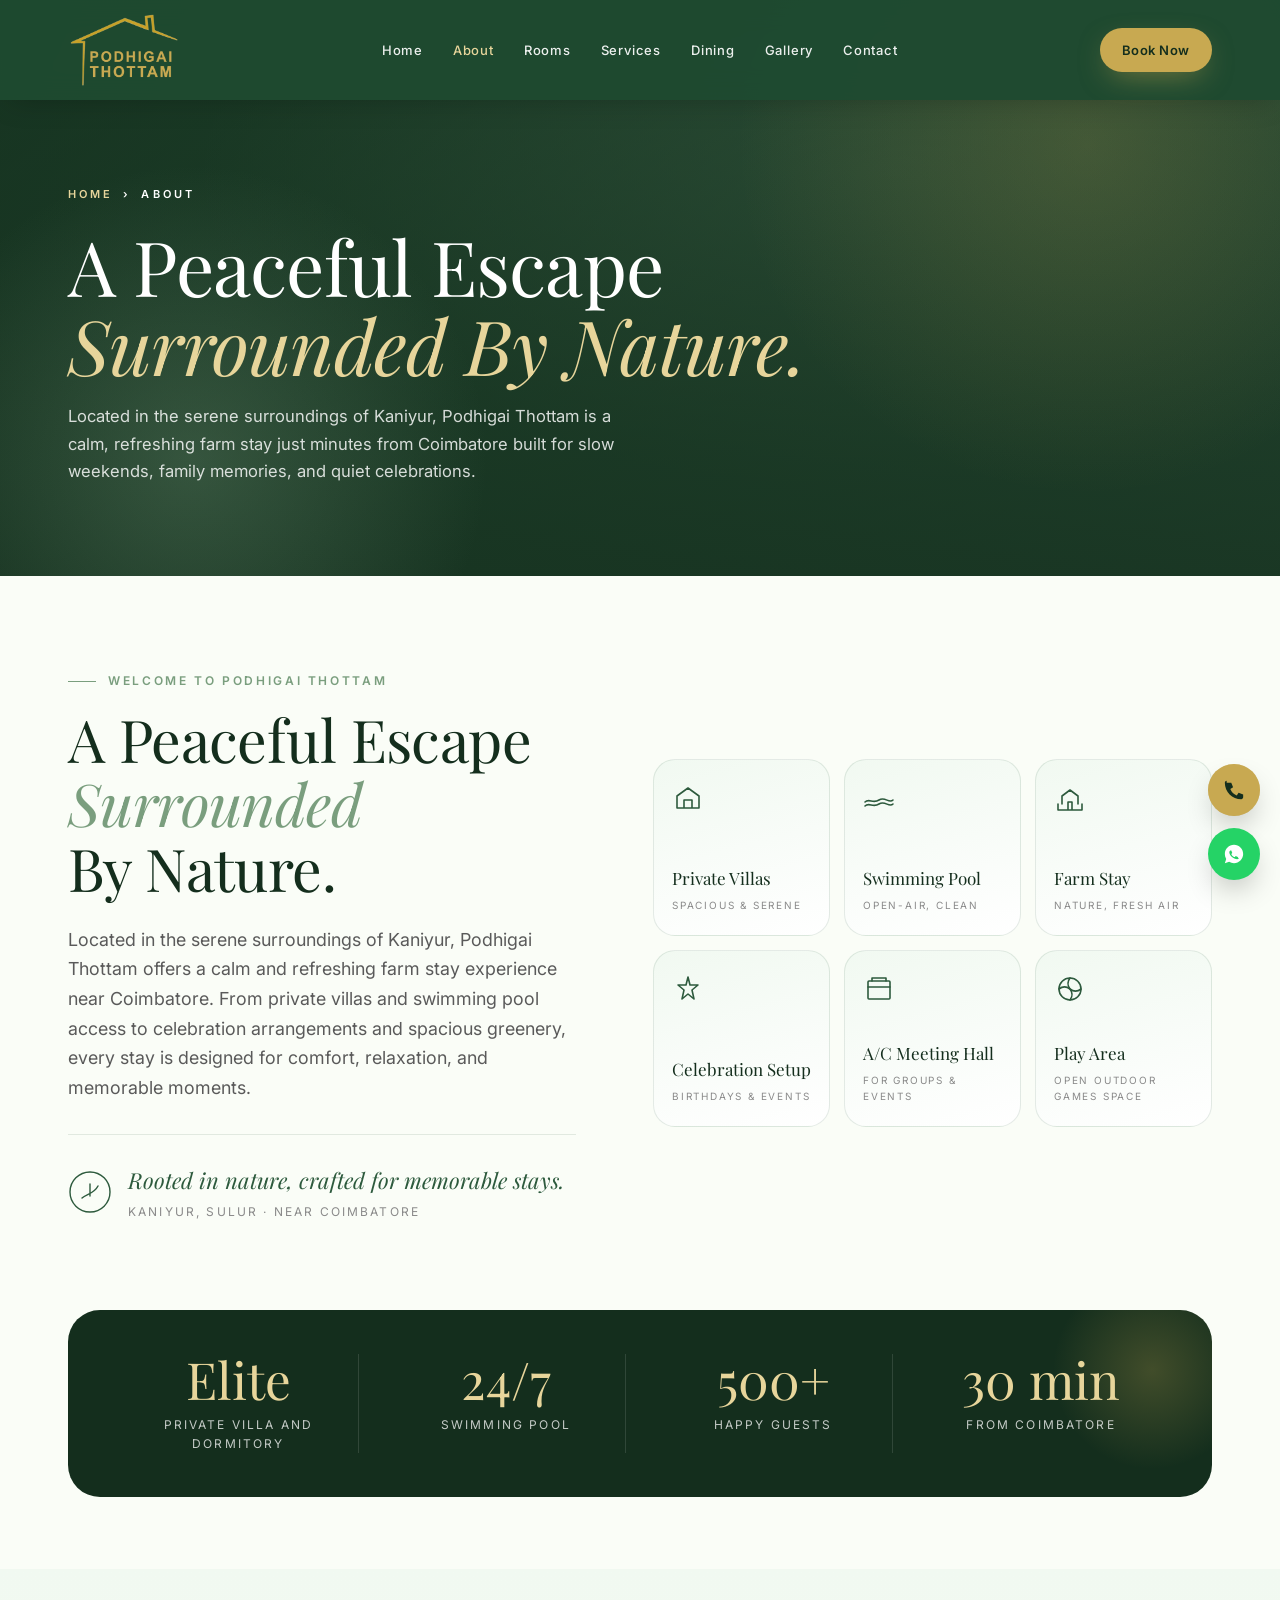
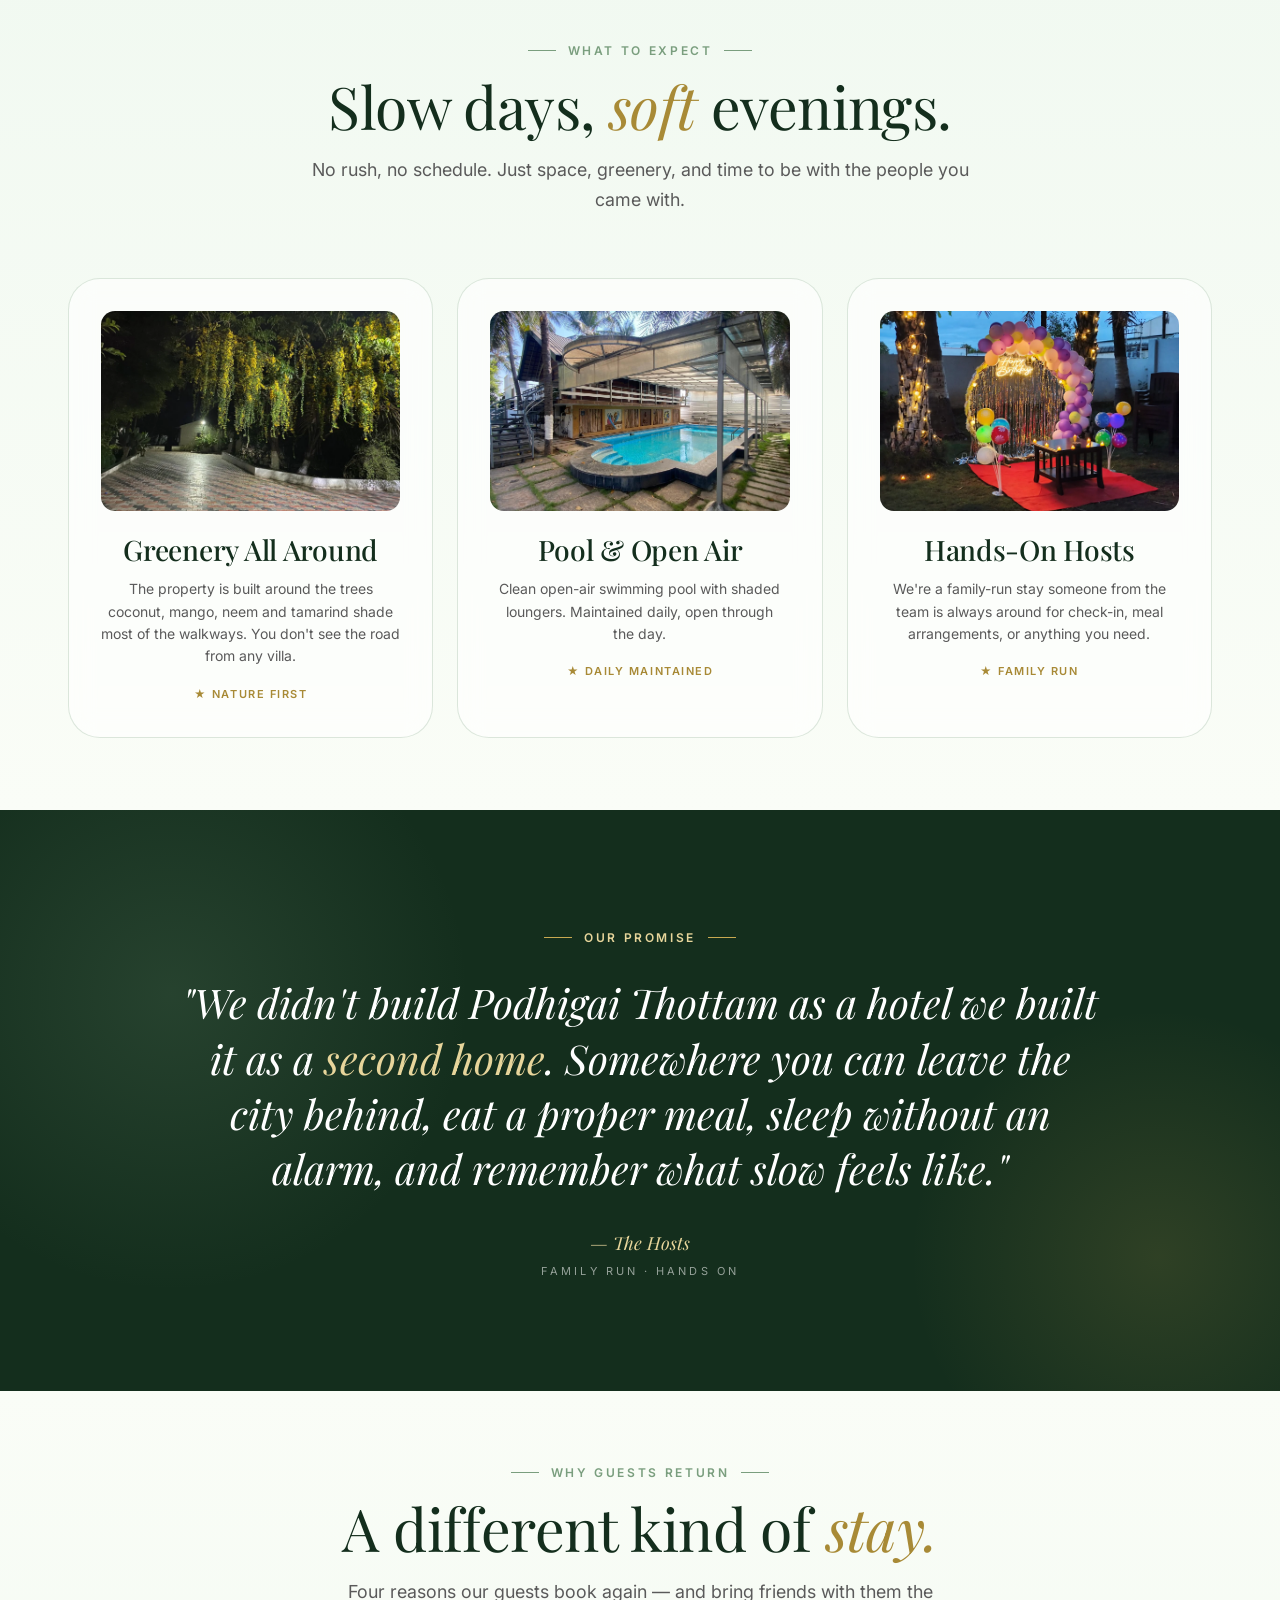
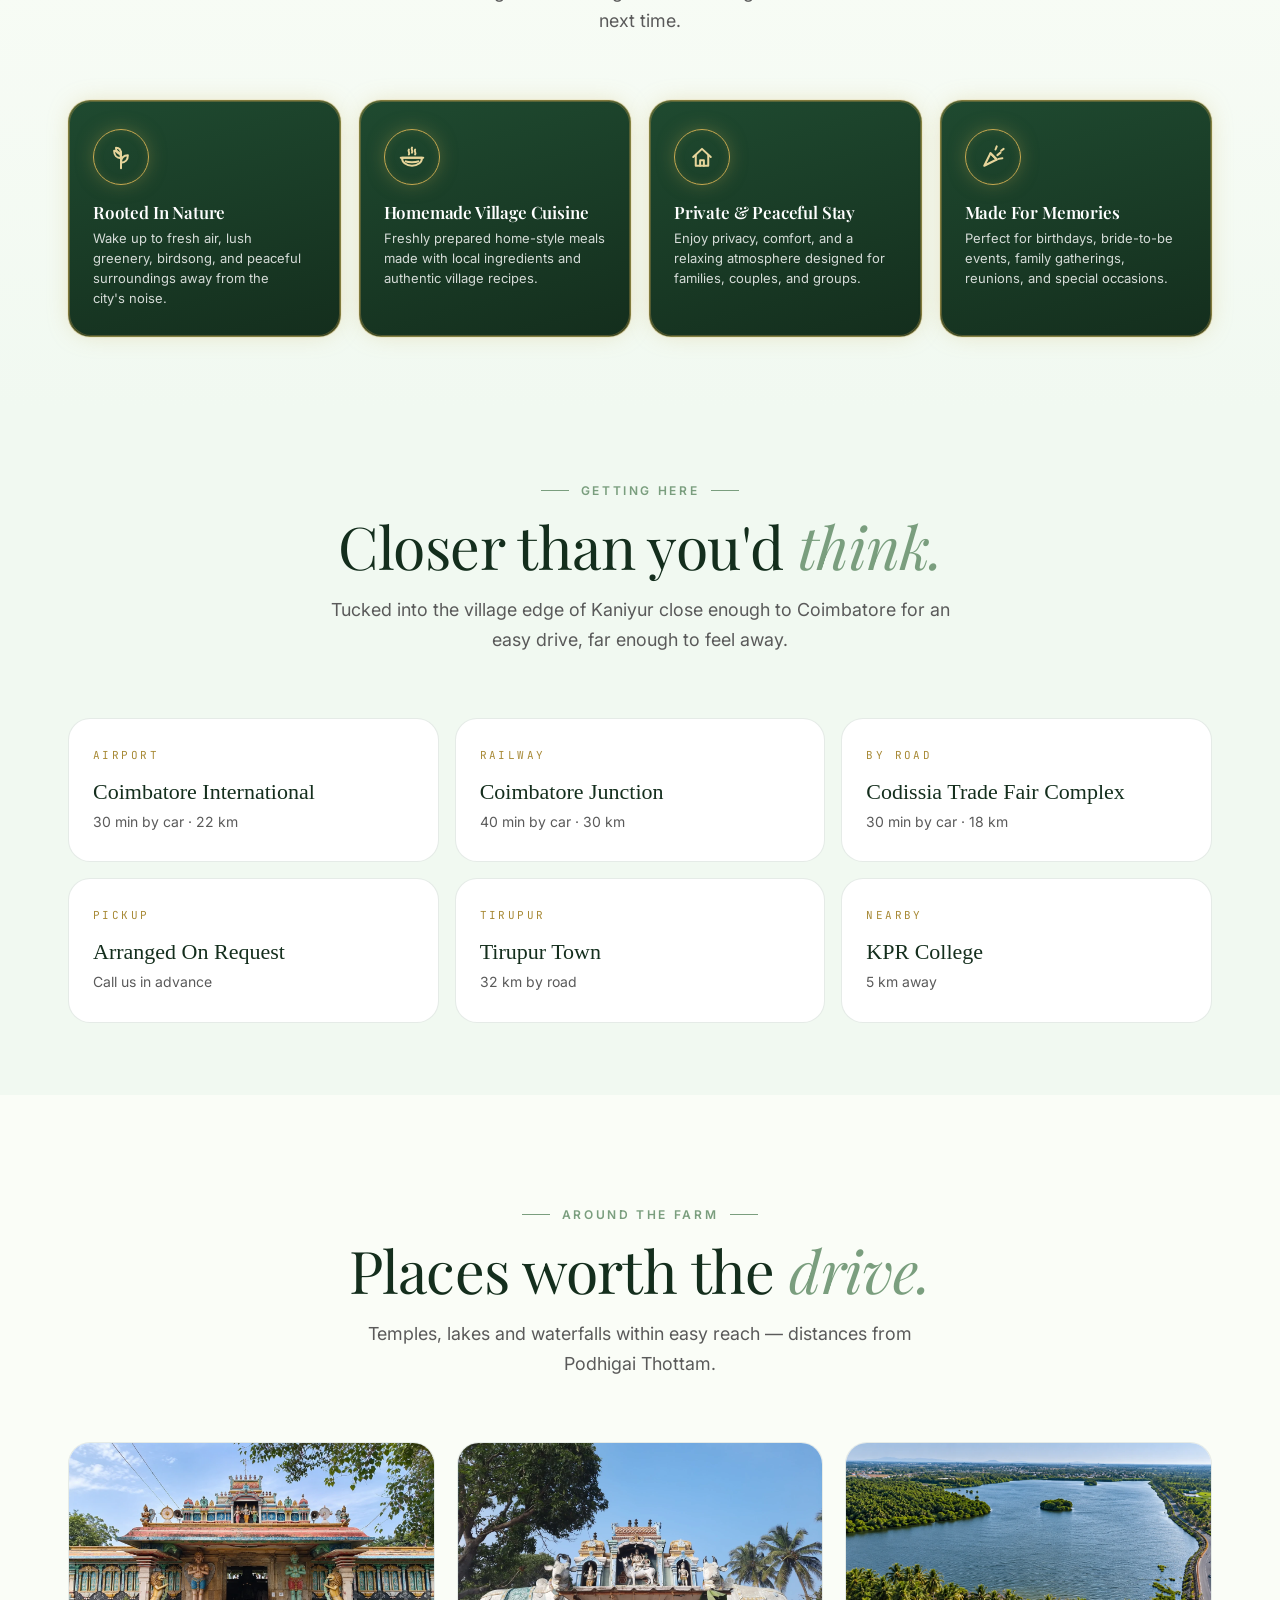
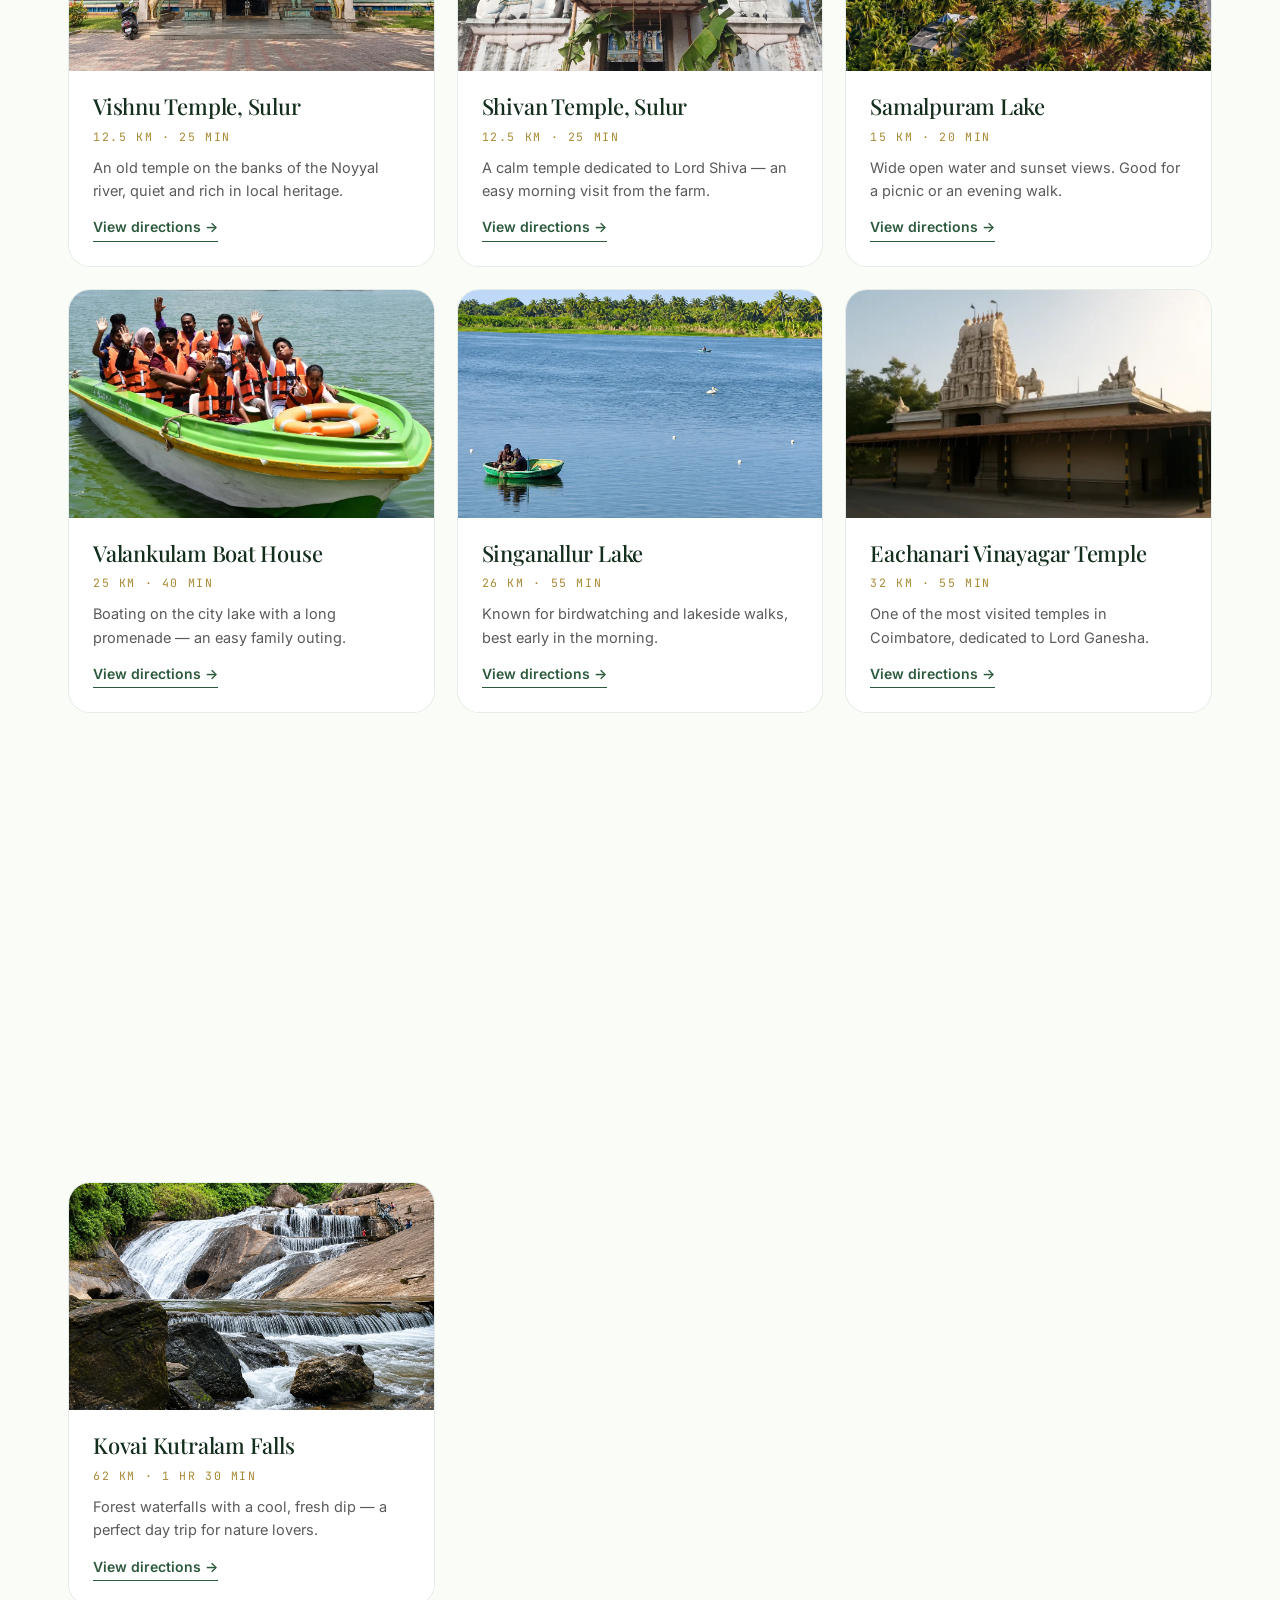
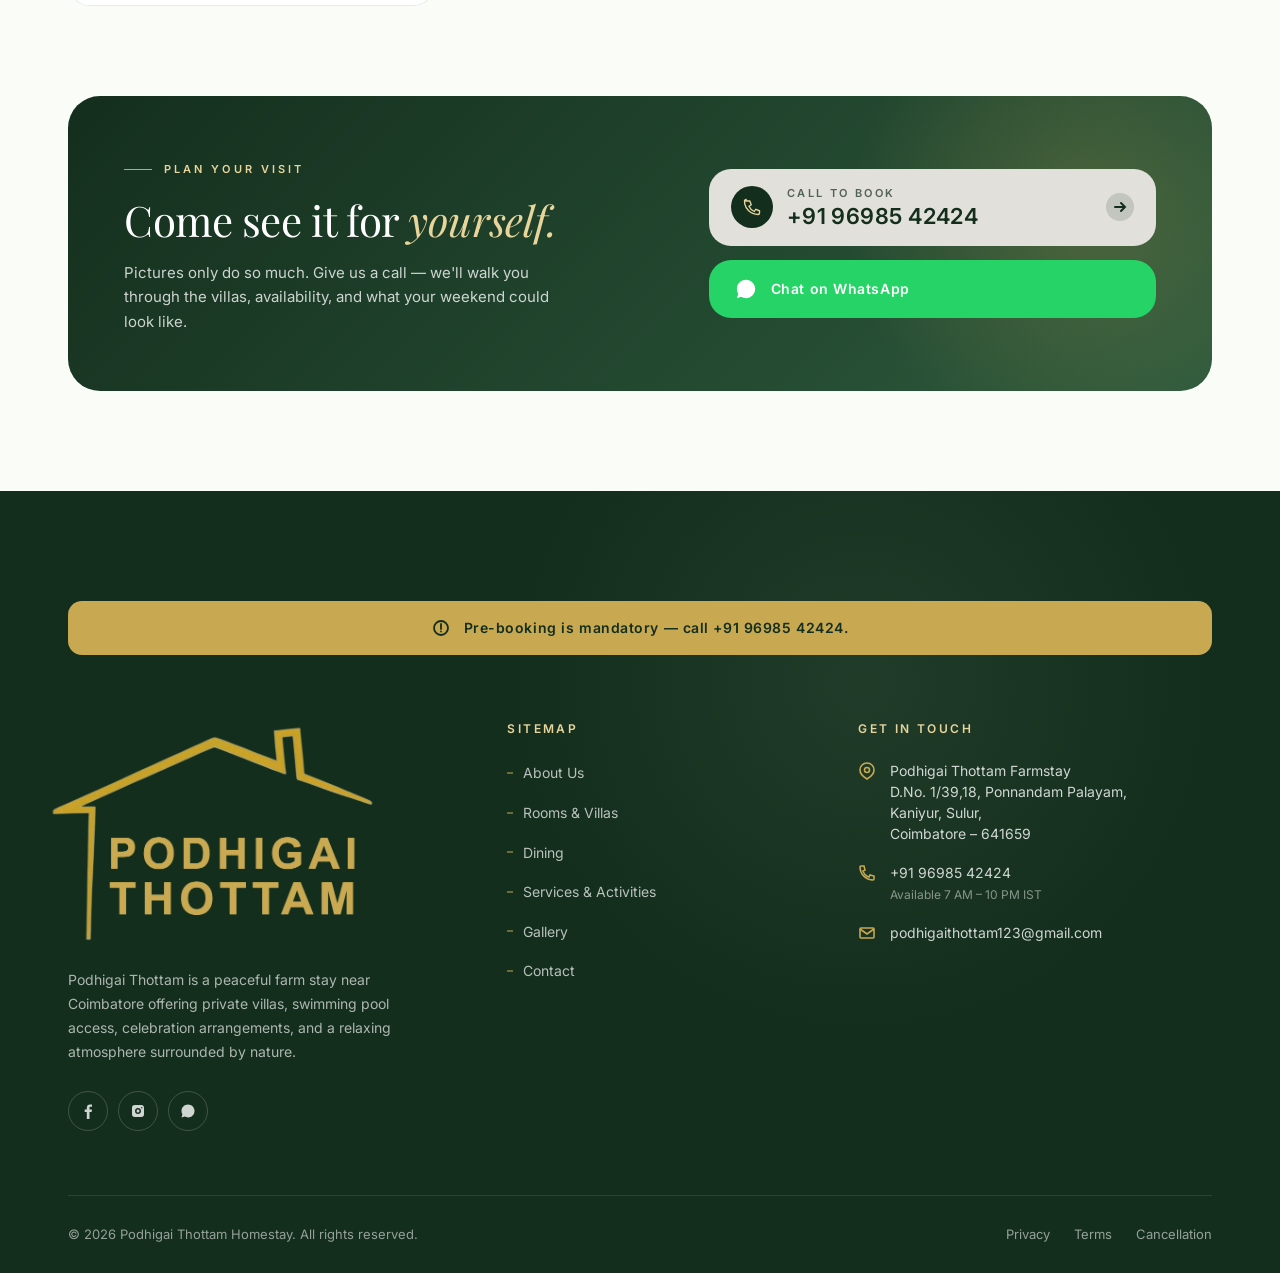
<file: podhigai thottam/pages/about.html>
<!doctype html>
<html lang="en">
<head>
<meta charset="utf-8" />
<meta name="viewport" content="width=device-width, initial-scale=1" />
<title>About — Podhigai Thottam</title>
<meta name="description" content="A peaceful farm stay near Coimbatore — the story, the place, and the people behind Podhigai Thottam." />
<link rel="preconnect" href="https://fonts.googleapis.com">
<link rel="preconnect" href="https://fonts.gstatic.com" crossorigin>
<link rel="preconnect" href="https://lh3.googleusercontent.com" crossorigin>
<link rel="dns-prefetch" href="https://lh3.googleusercontent.com">
<link href="https://fonts.googleapis.com/css2?family=Playfair+Display:ital,wght@0,400;0,500;0,600;1,400;1,500&family=Inter:wght@400;500;600;700&family=JetBrains+Mono:wght@400;500&display=swap" rel="stylesheet">
<link rel="stylesheet" href="../styles.css" />
<link rel="stylesheet" href="../pages.css" />
<!-- __OG_INJECTED__ favicon / Open Graph / Twitter / JSON-LD -->
<link rel="canonical" href="https://podhigaithottam.com/pages/about.html" />
<link rel="icon" type="image/png" sizes="32x32" href="../favicon-32.png" />
<link rel="icon" type="image/png" sizes="512x512" href="../favicon-512.png" />
<link rel="apple-touch-icon" href="../favicon-180.png" />
<meta name="theme-color" content="#2D5A3D" />
<meta property="og:type" content="website" />
<meta property="og:site_name" content="Podhigai Thottam" />
<meta property="og:title" content="About — Podhigai Thottam" />
<meta property="og:description" content="A peaceful farm stay near Coimbatore — the story, the place, and the people behind Podhigai Thottam." />
<meta property="og:url" content="https://podhigaithottam.com/pages/about.html" />
<meta property="og:image" content="https://podhigaithottam.com/assets/og-image.jpg" />
<meta property="og:image:width" content="1200" />
<meta property="og:image:height" content="630" />
<meta name="twitter:card" content="summary_large_image" />
<meta name="twitter:title" content="About — Podhigai Thottam" />
<meta name="twitter:description" content="A peaceful farm stay near Coimbatore — the story, the place, and the people behind Podhigai Thottam." />
<meta name="twitter:image" content="https://podhigaithottam.com/assets/og-image.jpg" />
<script type="application/ld+json">
{
  "@context": "https://schema.org",
  "@type": "Resort",
  "name": "Podhigai Thottam Homestay",
  "description": "A peaceful farm stay near Coimbatore offering private villas, swimming pool access, celebration arrangements and a relaxing atmosphere surrounded by nature.",
  "url": "https://podhigaithottam.com/",
  "telephone": "+91-96985-42424",
  "email": "podhigaithottam123@gmail.com",
  "image": "https://podhigaithottam.com/assets/og-image.jpg",
  "logo": "https://podhigaithottam.com/assets/logo-full.webp",
  "priceRange": "₹₹",
  "address": {
    "@type": "PostalAddress",
    "streetAddress": "D.No. 1/39,18, Ponnandam Palayam, Kaniyur, Sulur",
    "addressLocality": "Coimbatore",
    "addressRegion": "Tamil Nadu",
    "postalCode": "641659",
    "addressCountry": "IN"
  },
  "geo": {
    "@type": "GeoCoordinates",
    "latitude": 11.1141585,
    "longitude": 77.13944
  },
  "openingHours": "Mo-Su 07:00-22:00",
  "amenityFeature": [
    {
      "@type": "LocationFeatureSpecification",
      "name": "Private Villas",
      "value": true
    },
    {
      "@type": "LocationFeatureSpecification",
      "name": "Swimming Pool",
      "value": true
    },
    {
      "@type": "LocationFeatureSpecification",
      "name": "Farm Stay",
      "value": true
    },
    {
      "@type": "LocationFeatureSpecification",
      "name": "Celebration Setup",
      "value": true
    },
    {
      "@type": "LocationFeatureSpecification",
      "name": "A/C Meeting Hall",
      "value": true
    },
    {
      "@type": "LocationFeatureSpecification",
      "name": "Free Car Parking",
      "value": true
    },
    {
      "@type": "LocationFeatureSpecification",
      "name": "Family Friendly",
      "value": true
    },
    {
      "@type": "LocationFeatureSpecification",
      "name": "Free Wi-Fi",
      "value": true
    }
  ],
  "sameAs": [
    "https://www.instagram.com/podhigai8"
  ]
}
</script>
</head>
<body class="has-page-hero" data-page="about" data-screen-label="About">
<a class="skip-link" href="#main">Skip to main content</a>

<svg width="0" height="0" style="position:absolute" aria-hidden="true">
      <defs>
        <symbol id="leaf-fill" viewBox="0 0 64 64">
          <path d="M44 6 C24 8, 8 24, 8 46 C8 54, 14 58, 22 58 C42 56, 58 40, 58 18 C58 10, 52 6, 44 6 Z" fill-rule="evenodd"/>
          <path d="M14 54 C24 38, 38 22, 56 10" stroke="currentColor" stroke-width="1.5" fill="none" opacity="0.4" stroke-linecap="round"/>
        </symbol>
        <symbol id="house-mark" viewBox="0 0 140 90">
          <path d="M 12 88 L 12 50 L 70 14 L 96 30 L 96 18 L 110 18 L 110 38 L 128 50"
                fill="none" stroke="currentColor" stroke-width="3.5"
                stroke-linecap="square" stroke-linejoin="miter" stroke-miterlimit="4" />
        </symbol>
      </defs>
    </svg>
<header class="nav is-scrolled" id="nav">
      <div class="container nav__inner">
        <a href="../index.html" class="nav__logo" aria-label="Podhigai Thottam">
          <img src="../assets/logo-full.webp" class="nav__house-img" alt="Podhigai Thottam" decoding="async" />
        </a>
        <nav>
          <ul class="nav__menu">
            <li><a href="../index.html">Home</a></li>
            <li><a href="about.html" data-page="about">About</a></li>
            <li><a href="rooms.html" data-page="rooms">Rooms</a></li>
            <li><a href="services.html" data-page="services">Services</a></li>
            <li><a href="dining.html" data-page="dining">Dining</a></li>
            <li><a href="gallery.html" data-page="gallery">Gallery</a></li>
            <li><a href="contact.html" data-page="contact">Contact</a></li>
          </ul>
        </nav>
        <a href="tel:+919698542424" class="btn btn--gold nav__cta">Book Now</a>
        <button class="nav__burger" aria-label="Menu"><span></span><span></span><span></span></button>
      </div>
    </header>

<main id="main" tabindex="-1">

  <!-- ============== PAGE HERO ============== -->
  <section class="page-hero">
    <div class="container">
      <div class="page-hero__crumb reveal">
        <a href="../index.html">Home</a>
        <span>›</span>
        <span>About</span>
      </div>
      <h1 class="page-hero__title reveal delay-1">A Peaceful Escape <em>Surrounded By Nature.</em></h1>
      <p class="page-hero__sub reveal delay-2">
        Located in the serene surroundings of Kaniyur, Podhigai Thottam is a calm,
        refreshing farm stay just minutes from Coimbatore built for slow weekends,
        family memories, and quiet celebrations.
      </p>
    </div>
  </section>

  <!-- ============== ABOUT (same module as homepage) ============== -->
  <section class="about" style="padding-top: clamp(56px, 7vw, 88px);">
    <div class="container">
      <div class="about__grid">
        <div class="about__copy">
          <span class="eyebrow reveal">Welcome to Podhigai Thottam</span>
          <h2 class="reveal delay-1">A Peaceful Escape <em style="font-style:italic;color:var(--sage);">Surrounded</em> By Nature.</h2>
          <p class="lead reveal delay-2">
            Located in the serene surroundings of Kaniyur, Podhigai Thottam offers a calm
            and refreshing farm stay experience near Coimbatore. From private villas and
            swimming pool access to celebration arrangements and spacious greenery, every
            stay is designed for comfort, relaxation, and memorable moments.
          </p>
          <div class="about__sig reveal delay-3">
            <svg width="44" height="44" viewBox="0 0 44 44" fill="none" stroke="#2D5A3D" stroke-width="1.4" stroke-linecap="round">
              <circle cx="22" cy="22" r="20" />
              <path d="M14 28 C18 24, 26 24, 30 16 M22 14 L22 26" />
            </svg>
            <div>
              <div class="about__sig-name">Rooted in nature, crafted for memorable stays.</div>
              <div class="about__sig-role">Kaniyur, Sulur · Near Coimbatore</div>
            </div>
          </div>
        </div>

        <div class="about__icons">
          <div class="icon-card reveal">
            <svg viewBox="0 0 32 32"><path d="M5 26 L5 14 L16 6 L27 14 L27 26 Z M12 26 L12 18 L20 18 L20 26"/></svg>
            <div><div class="icon-card__title">Private Villas</div><div class="icon-card__count">Spacious &amp; serene</div></div>
          </div>
          <div class="icon-card reveal delay-1">
            <svg viewBox="0 0 32 32"><path d="M2 20 C6 16, 10 22, 16 18 C22 14, 26 22, 30 18 M2 24 C6 20, 10 26, 16 22 C22 18, 26 26, 30 22"/></svg>
            <div><div class="icon-card__title">Swimming Pool</div><div class="icon-card__count">Open-air, clean</div></div>
          </div>
          <div class="icon-card reveal delay-2">
            <svg viewBox="0 0 32 32"><path d="M4 22 L4 28 L28 28 L28 22 M8 22 L8 14 L16 8 L24 14 L24 22 M14 28 L14 20 L18 20 L18 28"/></svg>
            <div><div class="icon-card__title">Farm Stay</div><div class="icon-card__count">Nature, fresh air</div></div>
          </div>
          <div class="icon-card reveal">
            <svg viewBox="0 0 32 32"><path d="M16 4 L18 12 L26 12 L20 17 L22 26 L16 21 L10 26 L12 17 L6 12 L14 12 Z"/></svg>
            <div><div class="icon-card__title">Celebration Setup</div><div class="icon-card__count">Birthdays &amp; events</div></div>
          </div>
          <div class="icon-card reveal delay-1">
            <svg viewBox="0 0 32 32"><rect x="5" y="8" width="22" height="18" rx="1"/><path d="M9 8 L9 5 L23 5 L23 8 M5 14 L27 14"/></svg>
            <div><div class="icon-card__title">A/C Meeting Hall</div><div class="icon-card__count">For groups &amp; events</div></div>
          </div>
          <div class="icon-card reveal delay-2">
            <svg viewBox="0 0 32 32"><circle cx="16" cy="16" r="11"/><path d="M16 5 C13 9, 13 12, 16 16 C19 20, 19 23, 16 27"/><path d="M5 16 C9 13, 12 13, 16 16 C20 19, 23 19, 27 16"/></svg>
            <div><div class="icon-card__title">Play Area</div><div class="icon-card__count">Open outdoor games space</div></div>
          </div>
        </div>
      </div>

      <div class="stats reveal">
        <div class="stats__item"><div class="stats__num stats__num--word">Elite</div><div class="stats__label">Private Villa And Dormitory</div></div>
        <div class="stats__item"><div class="stats__num" data-count="24" data-suffix="/7">24/7</div><div class="stats__label">Swimming Pool</div></div>
        <div class="stats__item"><div class="stats__num" data-count="500" data-suffix="+">500+</div><div class="stats__label">Happy Guests</div></div>
        <div class="stats__item"><div class="stats__num" data-count="30" data-suffix=" min">30 min</div><div class="stats__label">From Coimbatore</div></div>
      </div>
    </div>
  </section>

  <!-- ============== VALUES / WHAT TO EXPECT ============== -->
  <section class="farm">
    <div class="container">
      <div class="section-head">
        <span class="eyebrow center reveal">What to Expect</span>
        <h2 class="reveal delay-1">Slow days, <em style="font-style:italic;color:var(--gold-deep);">soft</em> evenings.</h2>
        <p class="lead reveal delay-2">No rush, no schedule. Just space, greenery, and time to be with the people you came with.</p>
      </div>

      <div class="farm__grid">
        <div class="farm-card reveal">
          <div class="farm-card__media" data-label="Greenery surrounding the villas" style="background: linear-gradient(135deg, var(--sage) 0%, var(--forest) 100%) center/cover no-repeat; background-image: url('../assets/greenery-villas.webp');"></div>
          <h3>Greenery All Around</h3>
          <p>The property is built around the trees coconut, mango, neem and tamarind shade most of the walkways. You don't see the road from any villa.</p>
          <span class="farm-card__tag">★ Nature First</span>
        </div>
        <div class="farm-card reveal delay-1">
          <div class="farm-card__media" data-label="Pool deck at golden hour" style="background: linear-gradient(135deg, var(--sage) 0%, var(--forest) 100%) center/cover no-repeat; background-image: url('../assets/activity-pool.jpeg');"></div>
          <h3>Pool &amp; Open Air</h3>
          <p>Clean open-air swimming pool with shaded loungers. Maintained daily, open through the day.</p>
          <span class="farm-card__tag">★ Daily Maintained</span>
        </div>
        <div class="farm-card reveal delay-2">
          <div class="farm-card__media" data-label="Hosts at the entrance" style="background: linear-gradient(135deg, var(--sage) 0%, var(--forest) 100%) center/cover no-repeat; background-image: url('../assets/hosts-entrance.webp');"></div>
          <h3>Hands-On Hosts</h3>
          <p>We're a family-run stay someone from the team is always around for check-in, meal arrangements, or anything you need.</p>
          <span class="farm-card__tag">★ Family Run</span>
        </div>
      </div>
    </div>
  </section>

  <!-- ============== STORY / VALUES PULL-QUOTE ============== -->
  <section class="cuisine" style="padding: clamp(72px, 9vw, 110px) 0;">
    <div class="container">
      <div class="section-head" style="margin-bottom: 28px;">
        <span class="eyebrow center cream reveal">Our Promise</span>
      </div>
      <blockquote class="reveal delay-1" style="text-align: center; max-width: 920px; margin: 0 auto; font-family: var(--serif); font-size: clamp(24px, 3.2vw, 42px); line-height: 1.35; font-style: italic; color: var(--white); font-weight: 400;">
        "We didn't build Podhigai Thottam as a hotel we built it as a <span style="color: var(--gold-soft);">second home</span>. Somewhere you can leave the city behind, eat a proper meal, sleep without an alarm, and remember what slow feels like."
      </blockquote>
      <div class="reveal delay-2" style="text-align: center; margin-top: 32px;">
        <div style="font-family: var(--serif); font-style: italic; font-size: 18px; color: var(--gold-soft);">— The Hosts</div>
        <div style="font-size: 11px; letter-spacing: 0.28em; text-transform: uppercase; color: rgba(255,255,255,0.55); margin-top: 6px;">Family Run · Hands On</div>
      </div>
    </div>
  </section>

  <!-- ============== WHY CHOOSE US ============== -->
  <section class="amenities">
    <div class="container">
      <div class="section-head">
        <span class="eyebrow center reveal">Why Guests Return</span>
        <h2 class="reveal delay-1">A different kind of <em style="font-style:italic;color:var(--gold-deep);">stay.</em></h2>
        <p class="lead reveal delay-2">Four reasons our guests book again — and bring friends with them the next time.</p>
      </div>
      <div class="amenities__grid">
        <div class="am-card am-card--feature reveal">
          <div class="am-card__icon"><svg viewBox="0 0 24 24" fill="none" stroke="currentColor" stroke-width="1.5" stroke-linecap="round" stroke-linejoin="round"><path d="M12 21 L12 8"/><path d="M12 13 C8.5 13 6.5 10.5 6.5 7 C10 7 12 9.5 12 13 Z"/><path d="M12 16.5 C15.5 16.5 17.5 14 17.5 10.5 C14 10.5 12 13 12 16.5 Z"/><path d="M12 9.5 C9.5 9.5 8 7.5 8 4.5 C11 4.5 12 6.5 12 9.5 Z"/></svg></div>
          <h4>Rooted In Nature</h4><p>Wake up to fresh air, lush greenery, birdsong, and peaceful surroundings away from the city's noise.</p>
        </div>
        <div class="am-card am-card--feature reveal delay-1">
          <div class="am-card__icon"><svg viewBox="0 0 24 24" fill="none" stroke="currentColor" stroke-width="1.5" stroke-linecap="round" stroke-linejoin="round"><path d="M4 12.5 L20 12.5 C20 16.5 16.4 19 12 19 C7.6 19 4 16.5 4 12.5 Z"/><path d="M3 12.5 L21 12.5"/><path d="M7 15.5 C9 16.5 15 16.5 17 15.5"/><path d="M9.5 6 C8.5 7.5 10.5 8.5 9.5 10"/><path d="M12 4.5 C11 6 13 7 12 8.5"/><path d="M14.5 6 C13.5 7.5 15.5 8.5 14.5 10"/></svg></div>
          <h4>Homemade Village Cuisine</h4><p>Freshly prepared home-style meals made with local ingredients and authentic village recipes.</p>
        </div>
        <div class="am-card am-card--feature reveal delay-2">
          <div class="am-card__icon"><svg viewBox="0 0 24 24" fill="none" stroke="currentColor" stroke-width="1.6" stroke-linecap="round" stroke-linejoin="round"><path d="M5 12 L12 5.5 L19 12"/><path d="M7 10.5 L7 19 L17 19 L17 10.5"/><path d="M10.5 19 L10.5 14.5 L13.5 14.5 L13.5 19"/></svg></div>
          <h4>Private &amp; Peaceful Stay</h4><p>Enjoy privacy, comfort, and a relaxing atmosphere designed for families, couples, and groups.</p>
        </div>
        <div class="am-card am-card--feature reveal delay-3">
          <div class="am-card__icon"><svg viewBox="0 0 24 24" fill="none" stroke="currentColor" stroke-width="1.6" stroke-linecap="round" stroke-linejoin="round"><path d="M5 19 L10 9 L15 14 Z"/><path d="M10 9 L15 14"/><path d="M15.5 10.5 L18 8.5 M16.5 13.5 L19.5 13 M14 6 L15 3.5 M18.5 7 L20.5 5.5"/></svg></div>
          <h4>Made For Memories</h4><p>Perfect for birthdays, bride-to-be events, family gatherings, reunions, and special occasions.</p>
        </div>
      </div>
    </div>
  </section>

  <!-- ============== LOCATION & ACCESS ============== -->
  <section class="rooms" style="background: var(--mint-soft);">
    <div class="container">
      <div class="section-head">
        <span class="eyebrow center reveal">Getting Here</span>
        <h2 class="reveal delay-1">Closer than you'd <em style="font-style:italic;color:var(--sage);">think.</em></h2>
        <p class="lead reveal delay-2">Tucked into the village edge of Kaniyur close enough to Coimbatore for an easy drive, far enough to feel away.</p>
      </div>

      <div style="display: grid; grid-template-columns: repeat(3, 1fr); gap: 16px;" class="reveal">
        <div style="background: var(--white); border: 1px solid var(--line); border-radius: var(--r-lg); padding: 28px 24px;">
          <div style="font-family: var(--mono); font-size: 11px; letter-spacing: 0.22em; text-transform: uppercase; color: var(--gold-deep); margin-bottom: 14px;">Airport</div>
          <div style="font-family: &quot;Crimson Text&quot;; font-size: 22px; color: var(--forest-darker); line-height: 1.2; margin-bottom: 6px">Coimbatore International</div>
          <div style="font-size: 14px; color: var(--ink-soft);">30 min by car · 22 km</div>
        </div>
        <div style="background: var(--white); border: 1px solid var(--line); border-radius: var(--r-lg); padding: 28px 24px;">
          <div style="font-family: var(--mono); font-size: 11px; letter-spacing: 0.22em; text-transform: uppercase; color: var(--gold-deep); margin-bottom: 14px;">Railway</div>
          <div style="font-family: &quot;Crimson Text&quot;; font-size: 22px; color: var(--forest-darker); line-height: 1.2; margin-bottom: 6px">Coimbatore Junction</div>
          <div style="font-size: 14px; color: var(--ink-soft);">40 min by car · 30 km</div>
        </div>
        <div style="background: var(--white); border: 1px solid var(--line); border-radius: var(--r-lg); padding: 28px 24px;">
          <div style="font-family: var(--mono); font-size: 11px; letter-spacing: 0.22em; text-transform: uppercase; color: var(--gold-deep); margin-bottom: 14px;">By Road</div>
          <div style="font-family: &quot;Crimson Text&quot;; font-size: 22px; color: var(--forest-darker); line-height: 1.2; margin-bottom: 6px">Codissia Trade Fair Complex</div>
          <div style="font-size: 14px; color: var(--ink-soft);">30 min by car · 18 km</div>
        </div>
        <div style="background: var(--white); border: 1px solid var(--line); border-radius: var(--r-lg); padding: 28px 24px;">
          <div style="font-family: var(--mono); font-size: 11px; letter-spacing: 0.22em; text-transform: uppercase; color: var(--gold-deep); margin-bottom: 14px;">Pickup</div>
          <div style="font-family: &quot;Crimson Text&quot;; font-size: 22px; color: var(--forest-darker); line-height: 1.2; margin-bottom: 6px">Arranged On Request</div>
          <div style="font-size: 14px; color: var(--ink-soft);">Call us in advance</div>
        </div>
        <div style="background: var(--white); border: 1px solid var(--line); border-radius: var(--r-lg); padding: 28px 24px;">
          <div style="font-family: var(--mono); font-size: 11px; letter-spacing: 0.22em; text-transform: uppercase; color: var(--gold-deep); margin-bottom: 14px;">Tirupur</div>
          <div style="font-family: &quot;Crimson Text&quot;; font-size: 22px; color: var(--forest-darker); line-height: 1.2; margin-bottom: 6px">Tirupur Town</div>
          <div style="font-size: 14px; color: var(--ink-soft);">32 km by road</div>
        </div>
        <div style="background: var(--white); border: 1px solid var(--line); border-radius: var(--r-lg); padding: 28px 24px;">
          <div style="font-family: var(--mono); font-size: 11px; letter-spacing: 0.22em; text-transform: uppercase; color: var(--gold-deep); margin-bottom: 14px;">Nearby</div>
          <div style="font-family: &quot;Crimson Text&quot;; font-size: 22px; color: var(--forest-darker); line-height: 1.2; margin-bottom: 6px">KPR College</div>
          <div style="font-size: 14px; color: var(--ink-soft);">5 km away</div>
        </div>
      </div>
    </div>
  </section>


  <section class="nearby" data-screen-label="Nearby Places">
    <div class="container">
      <div class="section-head">
        <span class="eyebrow center reveal">Around The Farm</span>
        <h2 class="reveal delay-1">Places worth the <em style="font-style:italic;color:var(--sage);">drive.</em></h2>
        <p class="lead reveal delay-2">Temples, lakes and waterfalls within easy reach — distances from Podhigai Thottam.</p>
      </div>
      <div class="nearby__grid">
        <article class="near-card reveal">
          <div class="near-card__media" style="background-image:url('../assets/near-vishnu-temple-v2.webp')"></div>
          <div class="near-card__body">
            <h3>Vishnu Temple, Sulur</h3>
            <div class="near-card__dist">12.5 km · 25 min</div>
            <p>An old temple on the banks of the Noyyal river, quiet and rich in local heritage.</p>
            <a class="near-card__link" href="https://www.google.com/maps/dir/?api=1&amp;destination=Vishnu%20Temple%2C%20Sulur%2C%20Coimbatore" target="_blank" rel="noopener">View directions →</a>
          </div>
        </article>
        <article class="near-card reveal delay-1">
          <div class="near-card__media" style="background-image:url('../assets/near-shivan-temple.webp')"></div>
          <div class="near-card__body">
            <h3>Shivan Temple, Sulur</h3>
            <div class="near-card__dist">12.5 km · 25 min</div>
            <p>A calm temple dedicated to Lord Shiva — an easy morning visit from the farm.</p>
            <a class="near-card__link" href="https://www.google.com/maps/dir/?api=1&amp;destination=Shivan%20Temple%2C%20Sulur%2C%20Coimbatore" target="_blank" rel="noopener">View directions →</a>
          </div>
        </article>
        <article class="near-card reveal delay-2">
          <div class="near-card__media" style="background-image:url('../assets/near-samalpuram-hd.webp')"></div>
          <div class="near-card__body">
            <h3>Samalpuram Lake</h3>
            <div class="near-card__dist">15 km · 20 min</div>
            <p>Wide open water and sunset views. Good for a picnic or an evening walk.</p>
            <a class="near-card__link" href="https://www.google.com/maps/dir/?api=1&amp;destination=Samalpuram%20Lake%2C%20Coimbatore" target="_blank" rel="noopener">View directions →</a>
          </div>
        </article>
        <article class="near-card reveal">
          <div class="near-card__media" style="background-image:url('../assets/near-valankulam-boat.webp')"></div>
          <div class="near-card__body">
            <h3>Valankulam Boat House</h3>
            <div class="near-card__dist">25 km · 40 min</div>
            <p>Boating on the city lake with a long promenade — an easy family outing.</p>
            <a class="near-card__link" href="https://www.google.com/maps/dir/?api=1&amp;destination=Valankulam%20Boat%20House%2C%20Coimbatore" target="_blank" rel="noopener">View directions →</a>
          </div>
        </article>
        <article class="near-card reveal delay-1">
          <div class="near-card__media" style="background-image:url('../assets/near-singanallur-hd.webp')"></div>
          <div class="near-card__body">
            <h3>Singanallur Lake</h3>
            <div class="near-card__dist">26 km · 55 min</div>
            <p>Known for birdwatching and lakeside walks, best early in the morning.</p>
            <a class="near-card__link" href="https://www.google.com/maps/dir/?api=1&amp;destination=Singanallur%20Lake%2C%20Coimbatore" target="_blank" rel="noopener">View directions →</a>
          </div>
        </article>
        <article class="near-card reveal delay-2">
          <div class="near-card__media" style="background-image:url('../assets/near-eachanari-temple.webp')"></div>
          <div class="near-card__body">
            <h3>Eachanari Vinayagar Temple</h3>
            <div class="near-card__dist">32 km · 55 min</div>
            <p>One of the most visited temples in Coimbatore, dedicated to Lord Ganesha.</p>
            <a class="near-card__link" href="https://www.google.com/maps/dir/?api=1&amp;destination=Eachanari%20Vinayagar%20Temple%2C%20Coimbatore" target="_blank" rel="noopener">View directions →</a>
          </div>
        </article>
        <article class="near-card reveal">
          <div class="near-card__media" style="background-image:url('../assets/near-perur-temple.webp')"></div>
          <div class="near-card__body">
            <h3>Perur Pateeswarar Temple</h3>
            <div class="near-card__dist">33 km · 1 hr</div>
            <p>An ancient Shiva temple famous for its carved stone pillars.</p>
            <a class="near-card__link" href="https://www.google.com/maps/dir/?api=1&amp;destination=Perur%20Pateeswarar%20Temple%2C%20Coimbatore" target="_blank" rel="noopener">View directions →</a>
          </div>
        </article>
        <article class="near-card reveal delay-1">
          <div class="near-card__media" style="background-image:url('../assets/near-marudhamalai-hd.webp')"></div>
          <div class="near-card__body">
            <h3>Marudhamalai Murugan Temple</h3>
            <div class="near-card__dist">40 km · 1 hr 18 min</div>
            <p>A hilltop Murugan temple with sweeping views over the Western Ghats.</p>
            <a class="near-card__link" href="https://www.google.com/maps/dir/?api=1&amp;destination=Marudhamalai%20Murugan%20Temple%2C%20Coimbatore" target="_blank" rel="noopener">View directions →</a>
          </div>
        </article>
        <article class="near-card reveal delay-2">
          <div class="near-card__media" style="background-image:url('../assets/near-isha.webp')"></div>
          <div class="near-card__body">
            <h3>Isha Yoga Centre</h3>
            <div class="near-card__dist">57 km · 1 hr 45 min</div>
            <p>Home of the Adiyogi statue and Dhyanalinga, at the foot of the Velliangiri hills.</p>
            <a class="near-card__link" href="https://www.google.com/maps/dir/?api=1&amp;destination=Isha%20Yoga%20Centre%2C%20Coimbatore" target="_blank" rel="noopener">View directions →</a>
          </div>
        </article>
        <article class="near-card reveal">
          <div class="near-card__media" style="background-image:url('../assets/near-kovai-kutralam-hd.webp')"></div>
          <div class="near-card__body">
            <h3>Kovai Kutralam Falls</h3>
            <div class="near-card__dist">62 km · 1 hr 30 min</div>
            <p>Forest waterfalls with a cool, fresh dip — a perfect day trip for nature lovers.</p>
            <a class="near-card__link" href="https://www.google.com/maps/dir/?api=1&amp;destination=Kovai%20Kutralam%20Falls%2C%20Coimbatore" target="_blank" rel="noopener">View directions →</a>
          </div>
        </article>
      </div>
    </div>
  </section>

  <!-- ============== BOOKING STRIP ============== -->
  <section style="padding: 30px 0 100px;">
    <div class="container">
      <div class="booking-strip reveal">
        <div class="booking-strip__inner">
          <div>
            <div class="booking-strip__eyebrow">Plan Your Visit</div>
            <h2>Come see it for <em>yourself.</em></h2>
            <p>Pictures only do so much. Give us a call — we'll walk you through the villas, availability, and what your weekend could look like.</p>
          </div>
          <div class="booking-actions">
            <a href="tel:+919698542424" class="booking-phone" style="background-color: rgb(226, 224, 218);">
              <span class="booking-phone__icon"><svg viewBox="0 0 24 24"><path d="M4 4 L9 4 L11 9 L8 11 C9.5 14.5, 11.5 16.5, 15 18 L17 15 L22 17 L22 20 C22 21, 21 22, 20 22 C10 22, 2 14, 2 4 C2 3, 3 2, 4 2 Z"/></svg></span>
              <span class="booking-phone__text">
                <div class="booking-phone__label">Call to Book</div>
                <div class="booking-phone__num" style="font-family: Inter">+91 96985 42424</div>
              </span>
              <span class="booking-phone__arrow"><svg width="14" height="14" viewBox="0 0 14 14" fill="none" stroke="currentColor" stroke-width="2" stroke-linecap="round"><path d="M2 7h10M8 3l4 4-4 4"/></svg></span>
            </a>
            <a href="https://wa.me/919698542424?text=Hi%2C%20I%27d%20like%20to%20book%20a%20stay%20at%20Podhigai%20Thottam" target="_blank" rel="noopener" class="booking-whatsapp">
              <svg viewBox="0 0 24 24"><path d="M12 2 C6.5 2, 2 6.5, 2 12 C2 14, 2.5 15.8, 3.5 17.4 L2 22 L6.7 20.5 C8.3 21.4, 10.1 22, 12 22 C17.5 22, 22 17.5, 22 12 C22 6.5, 17.5 2, 12 2 Z"/></svg>
              <span>Chat on WhatsApp</span>
            </a>
          </div>
        </div>
      </div>
    </div>
  </section>

</main>

<footer class="footer" id="contact">
      <div class="container">

        <div class="footer__notice">
          <svg viewBox="0 0 18 18" fill="none" stroke="currentColor" stroke-width="1.8" stroke-linecap="round"><circle cx="9" cy="9" r="7"/><path d="M9 5 L9 10 M9 12.5 L9 12.6"/></svg>
          Pre-booking is mandatory — call +91 96985 42424.
        </div>

        <div class="footer__grid">
          <div>
            <div class="footer__logo">
              <img src="../assets/logo-full.webp" class="footer__logo-img" alt="Podhigai Thottam" decoding="async" loading="lazy" />
            </div>
            <p class="footer__about">Podhigai Thottam is a peaceful farm stay near Coimbatore offering private villas, swimming pool access, celebration arrangements, and a relaxing atmosphere surrounded by nature.</p>
            <div class="footer__social" aria-label="Social media">
              <a href="#" aria-label="Facebook"><svg viewBox="0 0 16 16"><path d="M9.5 16 L9.5 9 L11.6 9 L12 6.5 L9.5 6.5 L9.5 5 C9.5 4.3, 9.7 3.8, 10.7 3.8 L12 3.8 L12 1.5 C11.7 1.5, 10.9 1.4, 10 1.4 C8.1 1.4, 6.8 2.6, 6.8 4.7 L6.8 6.5 L4.7 6.5 L4.7 9 L6.8 9 L6.8 16 Z"/></svg></a>
              <a href="https://www.instagram.com/podhigai8?utm_source=qr" target="_blank" rel="noopener" aria-label="Instagram"><svg viewBox="0 0 16 16"><path d="M4.5 2 C3.1 2, 2 3.1, 2 4.5 L2 11.5 C2 12.9, 3.1 14, 4.5 14 L11.5 14 C12.9 14, 14 12.9, 14 11.5 L14 4.5 C14 3.1, 12.9 2, 11.5 2 Z M11.8 4 C12.2 4, 12.5 4.3, 12.5 4.7 C12.5 5.1, 12.2 5.4, 11.8 5.4 C11.4 5.4, 11.1 5.1, 11.1 4.7 C11.1 4.3, 11.4 4, 11.8 4 Z M8 5 C9.7 5, 11 6.3, 11 8 C11 9.7, 9.7 11, 8 11 C6.3 11, 5 9.7, 5 8 C5 6.3, 6.3 5, 8 5 Z M8 6.5 C7.2 6.5, 6.5 7.2, 6.5 8 C6.5 8.8, 7.2 9.5, 8 9.5 C8.8 9.5, 9.5 8.8, 9.5 8 C9.5 7.2, 8.8 6.5, 8 6.5 Z" fill-rule="evenodd"/></svg></a>
              <a href="https://wa.me/919698542424?text=Hi%2C%20I%27d%20like%20to%20book%20a%20stay%20at%20Podhigai%20Thottam" target="_blank" rel="noopener" aria-label="WhatsApp"><svg viewBox="0 0 16 16"><path d="M8 1.5 C4.4 1.5, 1.5 4.4, 1.5 8 C1.5 9.2, 1.8 10.3, 2.4 11.3 L1.5 14.5 L4.8 13.6 C5.8 14.1, 6.9 14.4, 8 14.4 C11.6 14.4, 14.5 11.5, 14.5 7.9 C14.5 4.3, 11.6 1.5, 8 1.5 Z"/></svg></a>
            </div>
          </div>

          <div>
            <h5>Sitemap</h5>
            <ul class="footer__menu">
              <li><a href="about.html">About Us</a></li>
              <li><a href="rooms.html">Rooms & Villas</a></li>
              <li><a href="dining.html">Dining</a></li>
              <li><a href="services.html">Services & Activities</a></li>
              <li><a href="gallery.html">Gallery</a></li>
              <li><a href="contact.html">Contact</a></li>
            </ul>
          </div>

          <div>
            <h5>Get in Touch</h5>
            <div class="footer__contact-row">
              <svg viewBox="0 0 18 18"><path d="M9 1 C5.1 1, 2 4.1, 2 8 C2 13, 9 17, 9 17 C9 17, 16 13, 16 8 C16 4.1, 12.9 1, 9 1 Z"/><circle cx="9" cy="8" r="2.5"/></svg>
              <div>Podhigai Thottam Farmstay<br/>D.No. 1/39,18, Ponnandam Palayam,<br/>Kaniyur, Sulur,<br/>Coimbatore – 641659</div>
            </div>
            <div class="footer__contact-row">
              <svg viewBox="0 0 18 18"><path d="M3 2 L6 2 L7 6 L5 7 C6 10, 8 12, 11 13 L12 11 L16 12 L16 15 C16 15.5, 15.5 16, 15 16 C8 16, 2 10, 2 3 C2 2.5, 2.5 2, 3 2 Z"/></svg>
              <div><a href="tel:+919698542424">+91 96985 42424</a><br/><span style="font-size:12px;opacity:0.6;">Available 7 AM – 10 PM IST</span></div>
            </div>
            <div class="footer__contact-row">
              <svg viewBox="0 0 18 18"><rect x="2" y="4" width="14" height="10" rx="1"/><path d="M2 5 L9 10 L16 5"/></svg>
              <div><a href="mailto:podhigaithottam123@gmail.com">podhigaithottam123@gmail.com</a></div>
            </div>
          </div>
        </div>

        <div class="footer__bottom">
          <div>© 2026 Podhigai Thottam Homestay. All rights reserved.</div>
          <div style="display:flex;gap:24px;">
            <a href="#">Privacy</a>
            <a href="#">Terms</a>
            <a href="#">Cancellation</a>
          </div>
        </div>
      </div>
    </footer>

<div class="float-cta" aria-label="Quick booking">
      <a href="tel:+919698542424" class="float-cta__call" data-tip="Call to book" aria-label="Call to book">
        <svg viewBox="0 0 24 24"><path d="M4 4 L9 4 L11 9 L8 11 C9.5 14.5, 11.5 16.5, 15 18 L17 15 L22 17 L22 20 C22 21, 21 22, 20 22 C10 22, 2 14, 2 4 C2 3, 3 2, 4 2 Z"/></svg>
      </a>
      <a href="https://wa.me/919698542424?text=Hi%2C%20I%27d%20like%20to%20book%20a%20stay%20at%20Podhigai%20Thottam" target="_blank" rel="noopener" class="float-cta__wa" data-tip="WhatsApp us" aria-label="WhatsApp us">
        <svg viewBox="0 0 24 24"><path d="M12 2 C6.5 2, 2 6.5, 2 12 C2 14, 2.5 15.8, 3.5 17.4 L2 22 L6.7 20.5 C8.3 21.4, 10.1 22, 12 22 C17.5 22, 22 17.5, 22 12 C22 6.5, 17.5 2, 12 2 Z M17.4 16.3 C17.2 16.9, 16.2 17.5, 15.7 17.6 C15.2 17.7, 14.6 17.7, 13.9 17.5 C13.5 17.4, 13 17.2, 12.3 16.9 C9.7 15.8, 8 13.2, 7.9 13 C7.8 12.9, 6.9 11.7, 6.9 10.4 C6.9 9.2, 7.5 8.6, 7.7 8.4 C7.9 8.2, 8.2 8.1, 8.3 8.1 L8.8 8.1 C8.9 8.1, 9.1 8.1, 9.3 8.6 C9.5 9.1, 9.9 10.3, 10 10.4 C10 10.5, 10.1 10.7, 10 10.9 C9.9 11, 9.9 11.2, 9.7 11.3 L9.2 11.9 C9.1 12, 9 12.2, 9.1 12.4 C9.3 12.7, 9.7 13.5, 10.4 14.2 C11.4 15, 12.2 15.3, 12.5 15.4 C12.7 15.5, 12.9 15.4, 13.1 15.3 C13.2 15.1, 13.6 14.7, 13.7 14.5 C13.9 14.2, 14 14.3, 14.3 14.4 C14.5 14.5, 15.8 15.1, 16 15.2 C16.3 15.3, 16.5 15.4, 16.5 15.5 C16.6 15.6, 16.6 16, 16.4 16.3 Z"/></svg>
      </a>
    </div>

<script src="_partials.js"></script>
</body>
</html>
</file>
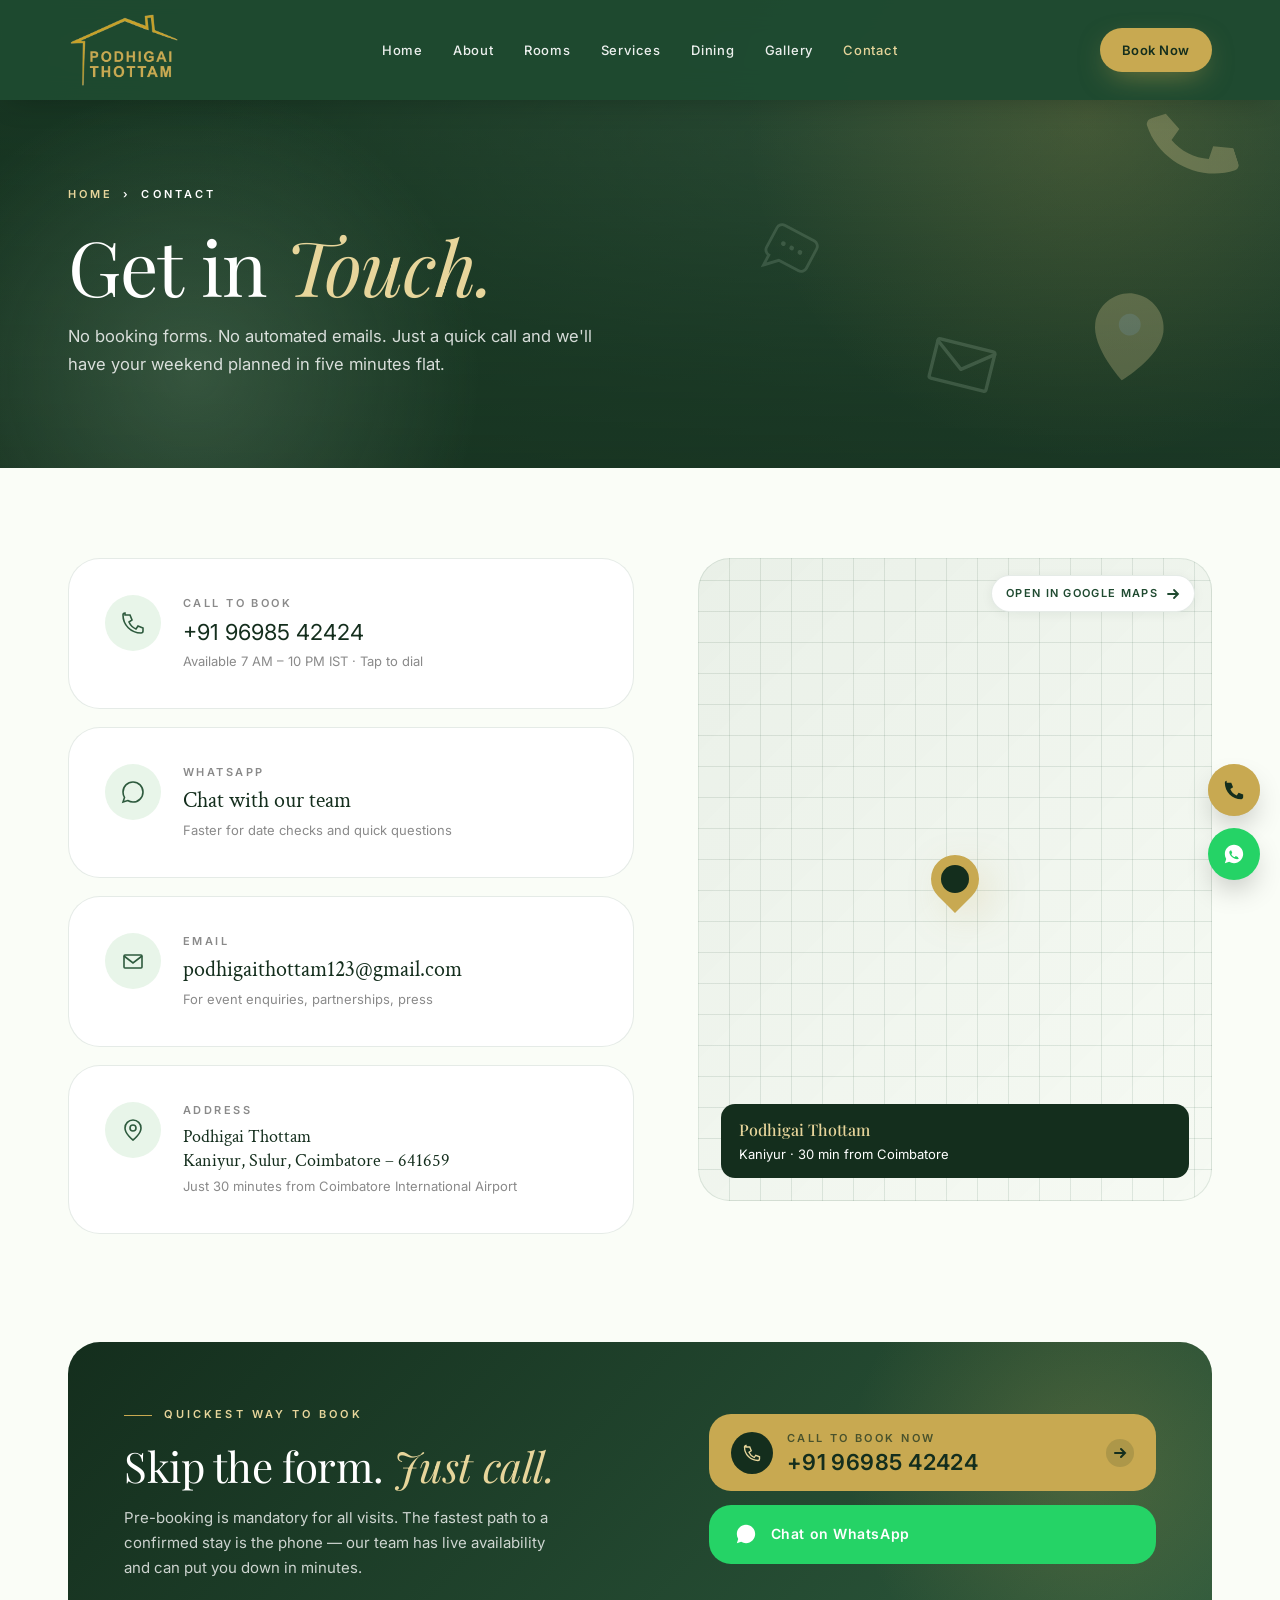
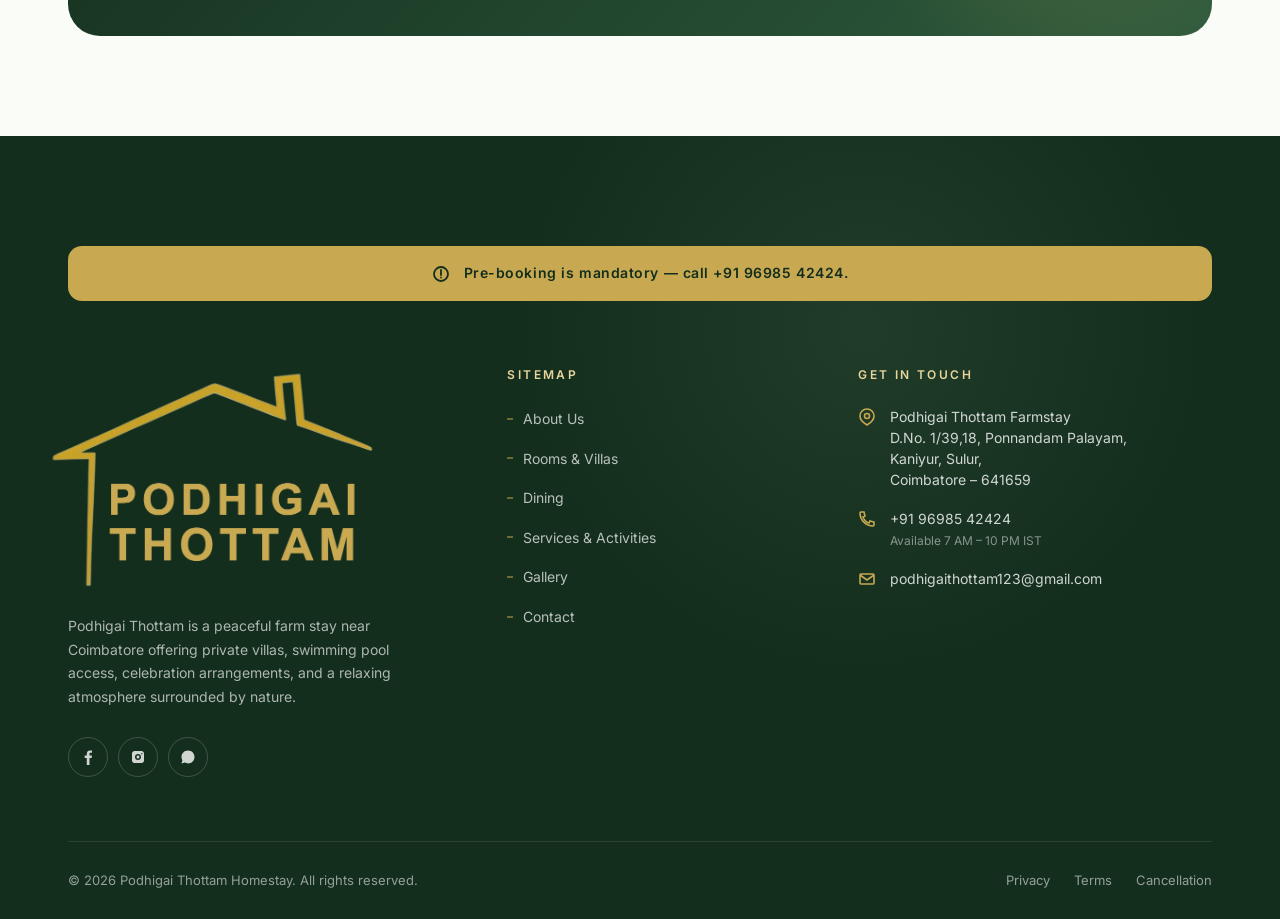
<file: podhigai thottam/pages/contact.html>
<!doctype html>
<html lang="en">
<head>
<meta charset="utf-8" />
<meta name="viewport" content="width=device-width, initial-scale=1" />
<title>Contact — Podhigai Thottam</title>
<meta name="description" content="Reach Podhigai Thottam by phone, WhatsApp or email. Pre-booking is mandatory for all visits." />
<link rel="preconnect" href="https://fonts.googleapis.com">
<link rel="preconnect" href="https://fonts.gstatic.com" crossorigin>
<link rel="preconnect" href="https://lh3.googleusercontent.com" crossorigin>
<link rel="dns-prefetch" href="https://lh3.googleusercontent.com">
<link href="https://fonts.googleapis.com/css2?family=Playfair+Display:ital,wght@0,400;0,500;0,600;1,400;1,500&family=Crimson+Text:ital,wght@0,400;0,600;1,400&family=Inter:wght@400;500;600;700&family=JetBrains+Mono:wght@400;500&display=swap" rel="stylesheet">
<link rel="stylesheet" href="../styles.css" />
<link rel="stylesheet" href="../pages.css" />
<!-- __OG_INJECTED__ favicon / Open Graph / Twitter / JSON-LD -->
<link rel="canonical" href="https://podhigaithottam.com/pages/contact.html" />
<link rel="icon" type="image/png" sizes="32x32" href="../favicon-32.png" />
<link rel="icon" type="image/png" sizes="512x512" href="../favicon-512.png" />
<link rel="apple-touch-icon" href="../favicon-180.png" />
<meta name="theme-color" content="#2D5A3D" />
<meta property="og:type" content="website" />
<meta property="og:site_name" content="Podhigai Thottam" />
<meta property="og:title" content="Contact — Podhigai Thottam" />
<meta property="og:description" content="Reach Podhigai Thottam by phone, WhatsApp or email. Pre-booking is mandatory for all visits." />
<meta property="og:url" content="https://podhigaithottam.com/pages/contact.html" />
<meta property="og:image" content="https://podhigaithottam.com/assets/og-image.jpg" />
<meta property="og:image:width" content="1200" />
<meta property="og:image:height" content="630" />
<meta name="twitter:card" content="summary_large_image" />
<meta name="twitter:title" content="Contact — Podhigai Thottam" />
<meta name="twitter:description" content="Reach Podhigai Thottam by phone, WhatsApp or email. Pre-booking is mandatory for all visits." />
<meta name="twitter:image" content="https://podhigaithottam.com/assets/og-image.jpg" />
<script type="application/ld+json">
{
  "@context": "https://schema.org",
  "@type": "Resort",
  "name": "Podhigai Thottam Homestay",
  "description": "A peaceful farm stay near Coimbatore offering private villas, swimming pool access, celebration arrangements and a relaxing atmosphere surrounded by nature.",
  "url": "https://podhigaithottam.com/",
  "telephone": "+91-96985-42424",
  "email": "podhigaithottam123@gmail.com",
  "image": "https://podhigaithottam.com/assets/og-image.jpg",
  "logo": "https://podhigaithottam.com/assets/logo-full.webp",
  "priceRange": "₹₹",
  "address": {
    "@type": "PostalAddress",
    "streetAddress": "D.No. 1/39,18, Ponnandam Palayam, Kaniyur, Sulur",
    "addressLocality": "Coimbatore",
    "addressRegion": "Tamil Nadu",
    "postalCode": "641659",
    "addressCountry": "IN"
  },
  "geo": {
    "@type": "GeoCoordinates",
    "latitude": 11.1141585,
    "longitude": 77.13944
  },
  "openingHours": "Mo-Su 07:00-22:00",
  "amenityFeature": [
    {
      "@type": "LocationFeatureSpecification",
      "name": "Private Villas",
      "value": true
    },
    {
      "@type": "LocationFeatureSpecification",
      "name": "Swimming Pool",
      "value": true
    },
    {
      "@type": "LocationFeatureSpecification",
      "name": "Farm Stay",
      "value": true
    },
    {
      "@type": "LocationFeatureSpecification",
      "name": "Celebration Setup",
      "value": true
    },
    {
      "@type": "LocationFeatureSpecification",
      "name": "A/C Meeting Hall",
      "value": true
    },
    {
      "@type": "LocationFeatureSpecification",
      "name": "Free Car Parking",
      "value": true
    },
    {
      "@type": "LocationFeatureSpecification",
      "name": "Family Friendly",
      "value": true
    },
    {
      "@type": "LocationFeatureSpecification",
      "name": "Free Wi-Fi",
      "value": true
    }
  ],
  "sameAs": [
    "https://www.instagram.com/podhigai8"
  ]
}
</script>
</head>
<body class="has-page-hero" data-page="contact" data-screen-label="Contact">
<a class="skip-link" href="#main">Skip to main content</a>

<svg width="0" height="0" style="position:absolute" aria-hidden="true">
      <defs>
        <symbol id="leaf-fill" viewBox="0 0 64 64">
          <path d="M44 6 C24 8, 8 24, 8 46 C8 54, 14 58, 22 58 C42 56, 58 40, 58 18 C58 10, 52 6, 44 6 Z" fill-rule="evenodd"/>
          <path d="M14 54 C24 38, 38 22, 56 10" stroke="currentColor" stroke-width="1.5" fill="none" opacity="0.4" stroke-linecap="round"/>
        </symbol>
        <symbol id="house-mark" viewBox="0 0 140 90">
          <path d="M 12 88 L 12 50 L 70 14 L 96 30 L 96 18 L 110 18 L 110 38 L 128 50"
                fill="none" stroke="currentColor" stroke-width="3.5"
                stroke-linecap="square" stroke-linejoin="miter" stroke-miterlimit="4" />
        </symbol>
      </defs>
    </svg>

<!-- Page-specific contact icons -->
<svg width="0" height="0" style="position:absolute" aria-hidden="true">
  <defs>
    <symbol id="contact-phone" viewBox="0 0 64 64">
      <path d="M14 8 L24 8 L30 22 L22 28 C26 38, 34 46, 44 50 L50 42 L64 48 L64 60 C64 62, 62 64, 60 64 C32 64, 8 40, 8 12 C8 10, 10 8, 12 8 Z" fill="currentColor"/>
    </symbol>
    <symbol id="contact-mail" viewBox="0 0 64 64">
      <rect x="6" y="14" width="52" height="36" rx="2" fill="none" stroke="currentColor" stroke-width="3"/>
      <path d="M6 16 L32 36 L58 16" fill="none" stroke="currentColor" stroke-width="3" stroke-linecap="round" stroke-linejoin="round"/>
    </symbol>
    <symbol id="contact-pin" viewBox="0 0 64 64">
      <path d="M32 4 C20 4, 10 14, 10 26 C10 42, 32 60, 32 60 C32 60, 54 42, 54 26 C54 14, 44 4, 32 4 Z" fill="currentColor"/>
      <circle cx="32" cy="24" r="7" fill="var(--bg)"/>
    </symbol>
    <symbol id="contact-chat" viewBox="0 0 64 64">
      <path d="M8 14 C8 11, 11 8, 14 8 L50 8 C53 8, 56 11, 56 14 L56 38 C56 41, 53 44, 50 44 L26 44 L14 56 L14 44 C11 44, 8 41, 8 38 Z" fill="none" stroke="currentColor" stroke-width="3"/>
      <circle cx="22" cy="26" r="2.5" fill="currentColor"/>
      <circle cx="32" cy="26" r="2.5" fill="currentColor"/>
      <circle cx="42" cy="26" r="2.5" fill="currentColor"/>
    </symbol>
  </defs>
</svg>
<header class="nav is-scrolled" id="nav">
      <div class="container nav__inner">
        <a href="../index.html" class="nav__logo" aria-label="Podhigai Thottam">
          <img src="../assets/logo-full.webp" class="nav__house-img" alt="Podhigai Thottam" decoding="async" />
        </a>
        <nav>
          <ul class="nav__menu">
            <li><a href="../index.html">Home</a></li>
            <li><a href="about.html" data-page="about">About</a></li>
            <li><a href="rooms.html" data-page="rooms">Rooms</a></li>
            <li><a href="services.html" data-page="services">Services</a></li>
            <li><a href="dining.html" data-page="dining">Dining</a></li>
            <li><a href="gallery.html" data-page="gallery">Gallery</a></li>
            <li><a href="contact.html" data-page="contact">Contact</a></li>
          </ul>
        </nav>
        <a href="tel:+919698542424" class="btn btn--gold nav__cta">Book Now</a>
        <button class="nav__burger" aria-label="Menu"><span></span><span></span><span></span></button>
      </div>
    </header>

<main id="main" tabindex="-1">

  <!-- ============== PAGE HERO ============== -->
  <section class="page-hero">
    <svg class="page-hero__leaf l1" aria-hidden="true" style="color: var(--gold-soft);"><use href="#contact-phone"></use></svg>
    <svg class="page-hero__leaf l2" aria-hidden="true" style="color: var(--sage-soft);"><use href="#contact-mail"></use></svg>
    <svg class="page-hero__leaf l3" aria-hidden="true" style="color: var(--gold-soft);"><use href="#contact-pin"></use></svg>
    <svg class="page-hero__leaf l4" aria-hidden="true" style="color: var(--sage-soft);"><use href="#contact-chat"></use></svg>
    <div class="container">
      <div class="page-hero__crumb reveal">
        <a href="../index.html">Home</a>
        <span>›</span>
        <span>Contact</span>
      </div>
      <h1 class="page-hero__title reveal delay-1">Get in <em>Touch.</em></h1>
      <p class="page-hero__sub reveal delay-2">
        No booking forms. No automated emails. Just a quick call and we'll have your
        weekend planned in five minutes flat.
      </p>
    </div>
  </section>

  <!-- ============== CONTACT GRID ============== -->
  <section class="contact-page">
    <div class="container">
      <div class="contact-grid">

        <div class="reveal">

          <a href="tel:+919698542424" class="contact-card" style="text-decoration:none;color:inherit;">
            <div class="contact-card__icon"><svg viewBox="0 0 24 24"><path d="M4 4 L9 4 L11 9 L8 11 C9.5 14.5, 11.5 16.5, 15 18 L17 15 L22 17 L22 20 C22 21, 21 22, 20 22 C10 22, 2 14, 2 4 C2 3, 3 2, 4 2 Z"/></svg></div>
            <div>
              <div class="contact-card__label">Call to Book</div>
              <div class="contact-card__value" style="font-family: Inter;">+91 96985 42424</div>
              <div class="contact-card__note">Available 7 AM – 10 PM IST · Tap to dial</div>
            </div>
          </a>

          <a href="https://wa.me/919698542424?text=Hi%2C%20I%27d%20like%20to%20book%20a%20stay%20at%20Podhigai%20Thottam" target="_blank" rel="noopener" class="contact-card" style="text-decoration:none;color:inherit;">
            <div class="contact-card__icon" style="background:#E8F5E9;"><svg viewBox="0 0 24 24" stroke="#25D366"><path d="M12 2 C6.5 2, 2 6.5, 2 12 C2 14, 2.5 15.8, 3.5 17.4 L2 22 L6.7 20.5 C8.3 21.4, 10.1 22, 12 22 C17.5 22, 22 17.5, 22 12 C22 6.5, 17.5 2, 12 2 Z" fill="none" stroke-width="1.6"/></svg></div>
            <div>
              <div class="contact-card__label">WhatsApp</div>
              <div class="contact-card__value" style="font-family: 'Crimson Text';">Chat with our team</div>
              <div class="contact-card__note">Faster for date checks and quick questions</div>
            </div>
          </a>

          <a href="mailto:podhigaithottam123@gmail.com" class="contact-card" style="text-decoration:none;color:inherit;">
            <div class="contact-card__icon"><svg viewBox="0 0 24 24"><rect x="3" y="6" width="18" height="13" rx="1"/><path d="M3 7 L12 14 L21 7"/></svg></div>
            <div>
              <div class="contact-card__label">Email</div>
              <div class="contact-card__value" style="font-family: 'Crimson Text';">podhigaithottam123@gmail.com</div>
              <div class="contact-card__note">For event enquiries, partnerships, press</div>
            </div>
          </a>

          <div class="contact-card">
            <div class="contact-card__icon"><svg viewBox="0 0 24 24"><path d="M12 2 C7.5 2, 4 5.5, 4 10 C4 16, 12 22, 12 22 C12 22, 20 16, 20 10 C20 5.5, 16.5 2, 12 2 Z"/><circle cx="12" cy="10" r="3"/></svg></div>
            <div>
              <div class="contact-card__label">Address</div>
              <div class="contact-card__value" style="font-size:18px; font-family: 'Crimson Text';">Podhigai Thottam<br/>Kaniyur, Sulur, Coimbatore – 641659</div>
              <div class="contact-card__note">Just 30 minutes from Coimbatore International Airport</div>
            </div>
          </div>

        </div>

        <div class="reveal delay-1">
          <a href="https://www.google.com/maps/dir//Podhigai+Thottam+-+The+Farmhouse+Experience,+39,+18,+D.no.+1,+poonandam+palayam,+Sulur,+Kaniyur,+Tamil+Nadu+641659/@11.5334579,77.9395964,12z/data=!4m8!4m7!1m0!1m5!1m1!1s0x3ba8ff27d53032b7:0xf4526ac56e8de53e!2m2!1d77.13944!2d11.1141585?hl=en-GB&entry=ttu&g_ep=EgoyMDI2MDUyMC4wIKXMDSoASAFQAw%3D%3D" target="_blank" rel="noopener" class="contact-map" aria-label="Open Podhigai Thottam in Google Maps">
            <div class="contact-map__pin"></div>
            <div class="contact-map__label">
              <strong>Podhigai Thottam</strong>
              Kaniyur · 30 min from Coimbatore
            </div>
            <div class="contact-map__open">Open in Google Maps
              <svg width="14" height="14" viewBox="0 0 14 14" fill="none" stroke="currentColor" stroke-width="1.8" stroke-linecap="round"><path d="M2 7h10M8 3l4 4-4 4"/></svg>
            </div>
          </a>
        </div>

      </div>
    </div>
  </section>

  <!-- ============== BOOKING STRIP ============== -->
  <section style="padding: 0 0 100px;">
    <div class="container">
      <div class="booking-strip reveal">
        <div class="booking-strip__inner">
          <div>
            <div class="booking-strip__eyebrow">Quickest Way to Book</div>
            <h2>Skip the form. <em>Just call.</em></h2>
            <p>Pre-booking is mandatory for all visits. The fastest path to a confirmed stay is the phone — our team has live availability and can put you down in minutes.</p>
          </div>
          <div class="booking-actions">
            <a href="tel:+919698542424" class="booking-phone">
              <span class="booking-phone__icon"><svg viewBox="0 0 24 24"><path d="M4 4 L9 4 L11 9 L8 11 C9.5 14.5, 11.5 16.5, 15 18 L17 15 L22 17 L22 20 C22 21, 21 22, 20 22 C10 22, 2 14, 2 4 C2 3, 3 2, 4 2 Z"/></svg></span>
              <span class="booking-phone__text">
                <div class="booking-phone__label">Call to Book Now</div>
                <div class="booking-phone__num">+91 96985 42424</div>
              </span>
              <span class="booking-phone__arrow"><svg width="14" height="14" viewBox="0 0 14 14" fill="none" stroke="currentColor" stroke-width="2" stroke-linecap="round"><path d="M2 7h10M8 3l4 4-4 4"/></svg></span>
            </a>
            <a href="https://wa.me/919698542424?text=Hi%2C%20I%27d%20like%20to%20book%20a%20stay%20at%20Podhigai%20Thottam" target="_blank" rel="noopener" class="booking-whatsapp">
              <svg viewBox="0 0 24 24"><path d="M12 2 C6.5 2, 2 6.5, 2 12 C2 14, 2.5 15.8, 3.5 17.4 L2 22 L6.7 20.5 C8.3 21.4, 10.1 22, 12 22 C17.5 22, 22 17.5, 22 12 C22 6.5, 17.5 2, 12 2 Z"/></svg>
              <span>Chat on WhatsApp</span>
            </a>
          </div>
        </div>
      </div>
    </div>
  </section>

</main>

<footer class="footer" id="contact">
      <div class="container">

        <div class="footer__notice">
          <svg viewBox="0 0 18 18" fill="none" stroke="currentColor" stroke-width="1.8" stroke-linecap="round"><circle cx="9" cy="9" r="7"/><path d="M9 5 L9 10 M9 12.5 L9 12.6"/></svg>
          Pre-booking is mandatory — call +91 96985 42424.
        </div>

        <div class="footer__grid">
          <div>
            <div class="footer__logo">
              <img src="../assets/logo-full.webp" class="footer__logo-img" alt="Podhigai Thottam" decoding="async" loading="lazy" />
            </div>
            <p class="footer__about">Podhigai Thottam is a peaceful farm stay near Coimbatore offering private villas, swimming pool access, celebration arrangements, and a relaxing atmosphere surrounded by nature.</p>
            <div class="footer__social" aria-label="Social media">
              <a href="#" aria-label="Facebook"><svg viewBox="0 0 16 16"><path d="M9.5 16 L9.5 9 L11.6 9 L12 6.5 L9.5 6.5 L9.5 5 C9.5 4.3, 9.7 3.8, 10.7 3.8 L12 3.8 L12 1.5 C11.7 1.5, 10.9 1.4, 10 1.4 C8.1 1.4, 6.8 2.6, 6.8 4.7 L6.8 6.5 L4.7 6.5 L4.7 9 L6.8 9 L6.8 16 Z"/></svg></a>
              <a href="https://www.instagram.com/podhigai8?utm_source=qr" target="_blank" rel="noopener" aria-label="Instagram"><svg viewBox="0 0 16 16"><path d="M4.5 2 C3.1 2, 2 3.1, 2 4.5 L2 11.5 C2 12.9, 3.1 14, 4.5 14 L11.5 14 C12.9 14, 14 12.9, 14 11.5 L14 4.5 C14 3.1, 12.9 2, 11.5 2 Z M11.8 4 C12.2 4, 12.5 4.3, 12.5 4.7 C12.5 5.1, 12.2 5.4, 11.8 5.4 C11.4 5.4, 11.1 5.1, 11.1 4.7 C11.1 4.3, 11.4 4, 11.8 4 Z M8 5 C9.7 5, 11 6.3, 11 8 C11 9.7, 9.7 11, 8 11 C6.3 11, 5 9.7, 5 8 C5 6.3, 6.3 5, 8 5 Z M8 6.5 C7.2 6.5, 6.5 7.2, 6.5 8 C6.5 8.8, 7.2 9.5, 8 9.5 C8.8 9.5, 9.5 8.8, 9.5 8 C9.5 7.2, 8.8 6.5, 8 6.5 Z" fill-rule="evenodd"/></svg></a>
              <a href="https://wa.me/919698542424?text=Hi%2C%20I%27d%20like%20to%20book%20a%20stay%20at%20Podhigai%20Thottam" target="_blank" rel="noopener" aria-label="WhatsApp"><svg viewBox="0 0 16 16"><path d="M8 1.5 C4.4 1.5, 1.5 4.4, 1.5 8 C1.5 9.2, 1.8 10.3, 2.4 11.3 L1.5 14.5 L4.8 13.6 C5.8 14.1, 6.9 14.4, 8 14.4 C11.6 14.4, 14.5 11.5, 14.5 7.9 C14.5 4.3, 11.6 1.5, 8 1.5 Z"/></svg></a>
            </div>
          </div>

          <div>
            <h5>Sitemap</h5>
            <ul class="footer__menu">
              <li><a href="about.html">About Us</a></li>
              <li><a href="rooms.html">Rooms & Villas</a></li>
              <li><a href="dining.html">Dining</a></li>
              <li><a href="services.html">Services & Activities</a></li>
              <li><a href="gallery.html">Gallery</a></li>
              <li><a href="contact.html">Contact</a></li>
            </ul>
          </div>

          <div>
            <h5>Get in Touch</h5>
            <div class="footer__contact-row">
              <svg viewBox="0 0 18 18"><path d="M9 1 C5.1 1, 2 4.1, 2 8 C2 13, 9 17, 9 17 C9 17, 16 13, 16 8 C16 4.1, 12.9 1, 9 1 Z"/><circle cx="9" cy="8" r="2.5"/></svg>
              <div>Podhigai Thottam Farmstay<br/>D.No. 1/39,18, Ponnandam Palayam,<br/>Kaniyur, Sulur,<br/>Coimbatore – 641659</div>
            </div>
            <div class="footer__contact-row">
              <svg viewBox="0 0 18 18"><path d="M3 2 L6 2 L7 6 L5 7 C6 10, 8 12, 11 13 L12 11 L16 12 L16 15 C16 15.5, 15.5 16, 15 16 C8 16, 2 10, 2 3 C2 2.5, 2.5 2, 3 2 Z"/></svg>
              <div><a href="tel:+919698542424">+91 96985 42424</a><br/><span style="font-size:12px;opacity:0.6;">Available 7 AM – 10 PM IST</span></div>
            </div>
            <div class="footer__contact-row">
              <svg viewBox="0 0 18 18"><rect x="2" y="4" width="14" height="10" rx="1"/><path d="M2 5 L9 10 L16 5"/></svg>
              <div><a href="mailto:podhigaithottam123@gmail.com">podhigaithottam123@gmail.com</a></div>
            </div>
          </div>
        </div>

        <div class="footer__bottom">
          <div>© 2026 Podhigai Thottam Homestay. All rights reserved.</div>
          <div style="display:flex;gap:24px;">
            <a href="#">Privacy</a>
            <a href="#">Terms</a>
            <a href="#">Cancellation</a>
          </div>
        </div>
      </div>
    </footer>

<div class="float-cta" aria-label="Quick booking">
      <a href="tel:+919698542424" class="float-cta__call" data-tip="Call to book" aria-label="Call to book">
        <svg viewBox="0 0 24 24"><path d="M4 4 L9 4 L11 9 L8 11 C9.5 14.5, 11.5 16.5, 15 18 L17 15 L22 17 L22 20 C22 21, 21 22, 20 22 C10 22, 2 14, 2 4 C2 3, 3 2, 4 2 Z"/></svg>
      </a>
      <a href="https://wa.me/919698542424?text=Hi%2C%20I%27d%20like%20to%20book%20a%20stay%20at%20Podhigai%20Thottam" target="_blank" rel="noopener" class="float-cta__wa" data-tip="WhatsApp us" aria-label="WhatsApp us">
        <svg viewBox="0 0 24 24"><path d="M12 2 C6.5 2, 2 6.5, 2 12 C2 14, 2.5 15.8, 3.5 17.4 L2 22 L6.7 20.5 C8.3 21.4, 10.1 22, 12 22 C17.5 22, 22 17.5, 22 12 C22 6.5, 17.5 2, 12 2 Z M17.4 16.3 C17.2 16.9, 16.2 17.5, 15.7 17.6 C15.2 17.7, 14.6 17.7, 13.9 17.5 C13.5 17.4, 13 17.2, 12.3 16.9 C9.7 15.8, 8 13.2, 7.9 13 C7.8 12.9, 6.9 11.7, 6.9 10.4 C6.9 9.2, 7.5 8.6, 7.7 8.4 C7.9 8.2, 8.2 8.1, 8.3 8.1 L8.8 8.1 C8.9 8.1, 9.1 8.1, 9.3 8.6 C9.5 9.1, 9.9 10.3, 10 10.4 C10 10.5, 10.1 10.7, 10 10.9 C9.9 11, 9.9 11.2, 9.7 11.3 L9.2 11.9 C9.1 12, 9 12.2, 9.1 12.4 C9.3 12.7, 9.7 13.5, 10.4 14.2 C11.4 15, 12.2 15.3, 12.5 15.4 C12.7 15.5, 12.9 15.4, 13.1 15.3 C13.2 15.1, 13.6 14.7, 13.7 14.5 C13.9 14.2, 14 14.3, 14.3 14.4 C14.5 14.5, 15.8 15.1, 16 15.2 C16.3 15.3, 16.5 15.4, 16.5 15.5 C16.6 15.6, 16.6 16, 16.4 16.3 Z"/></svg>
      </a>
    </div>

<script src="_partials.js"></script>
</body>
</html>
</file>
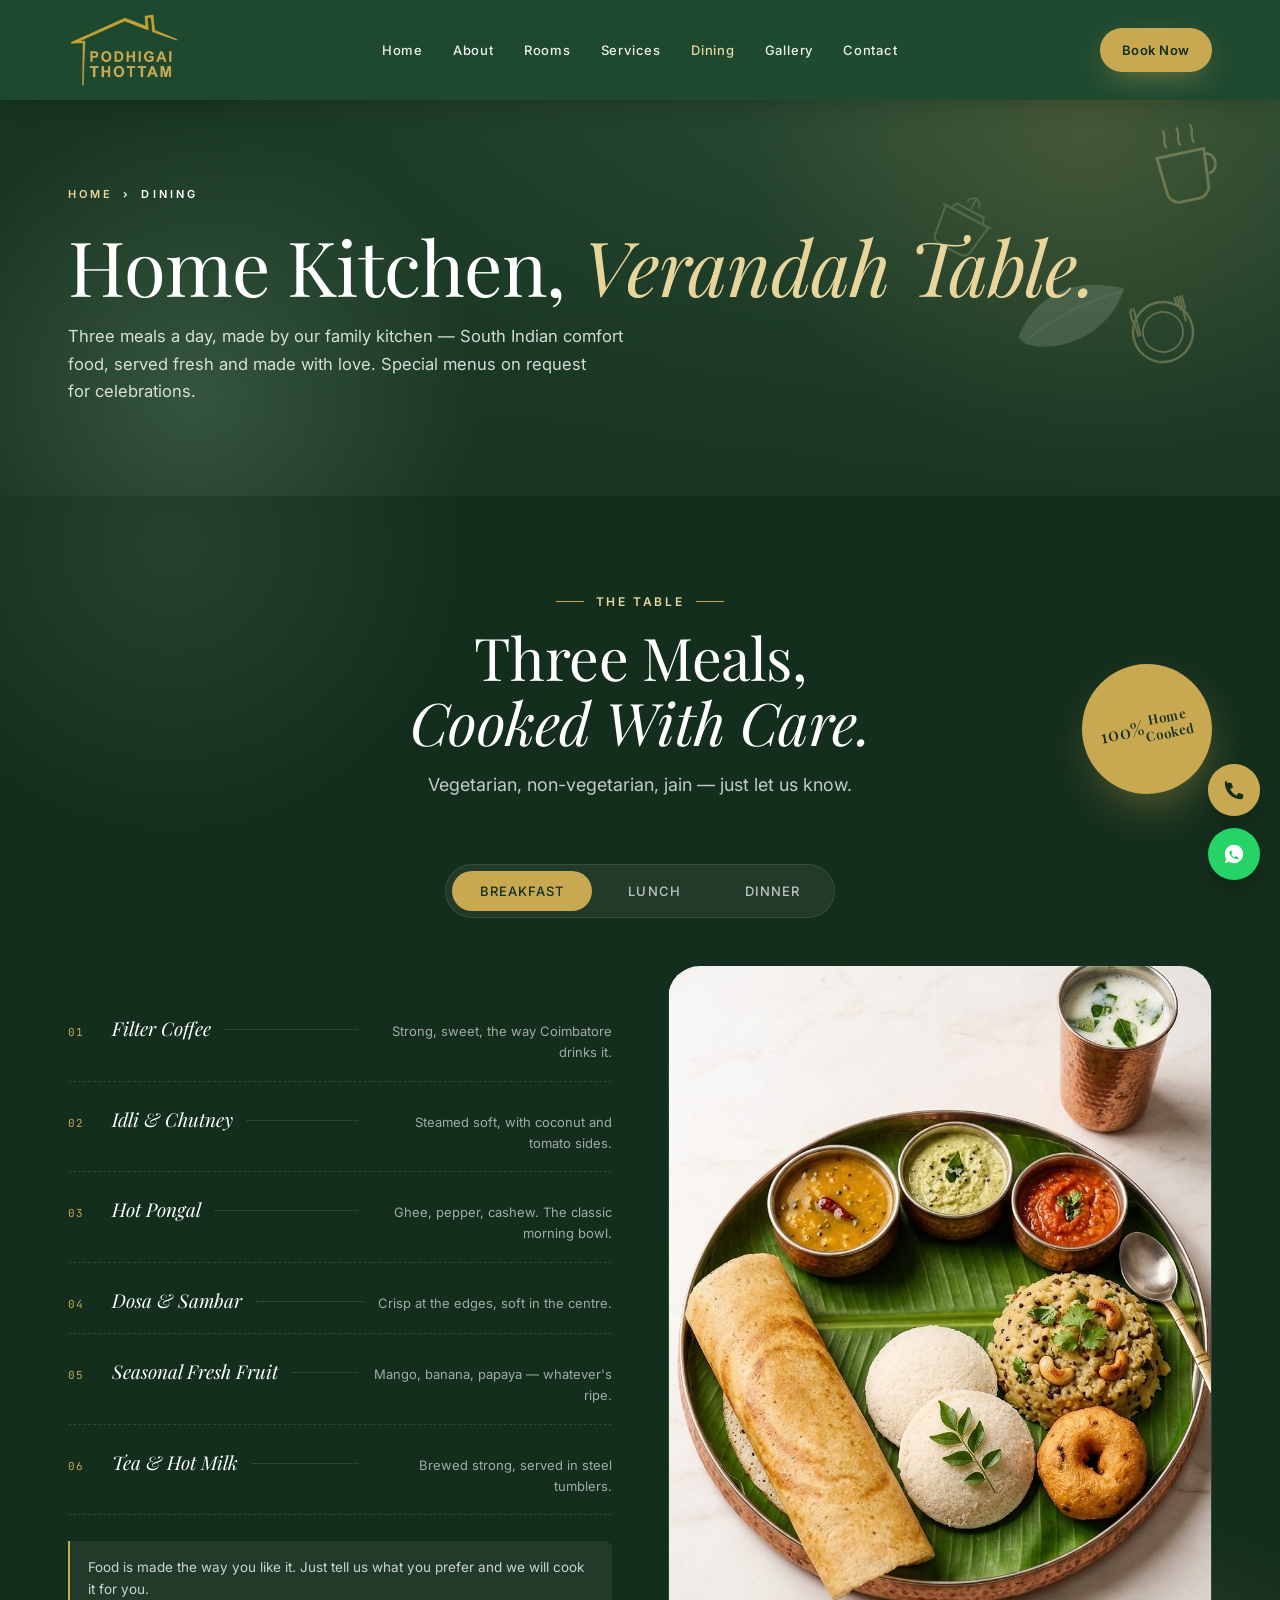
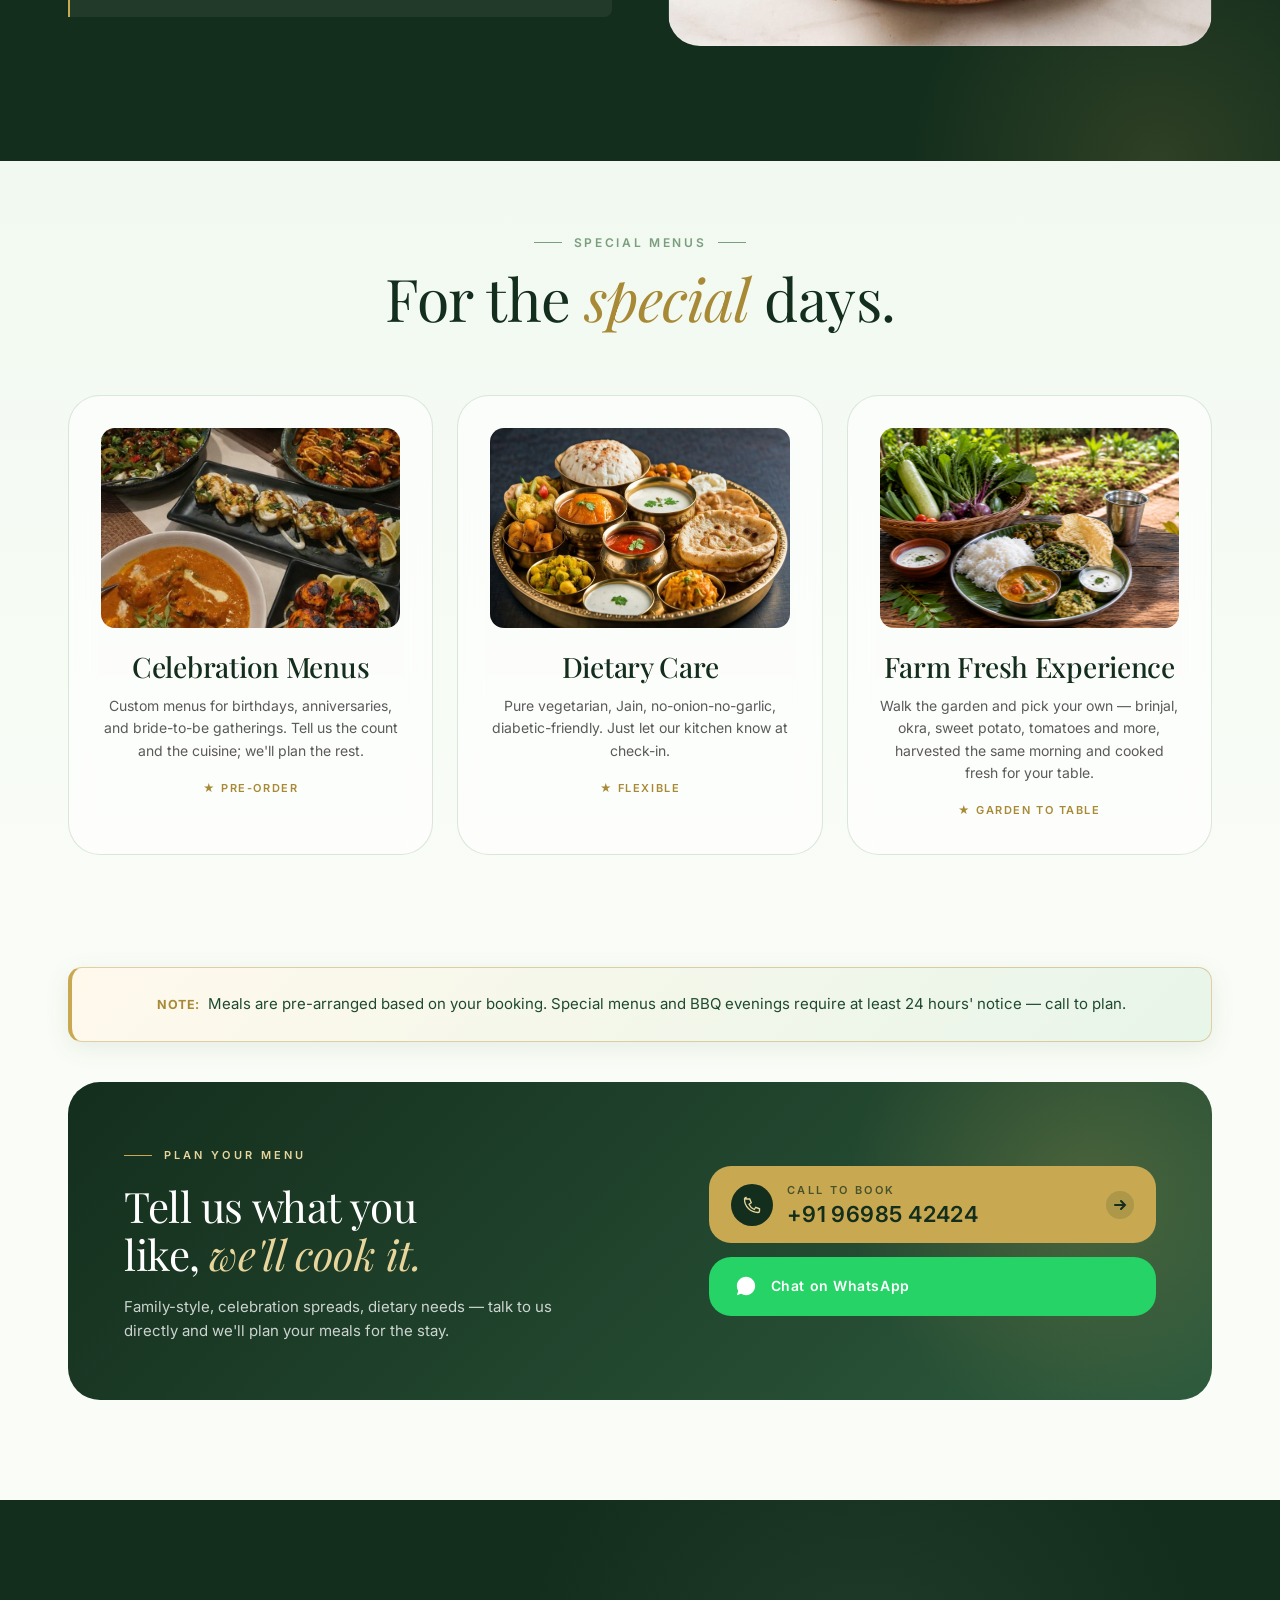
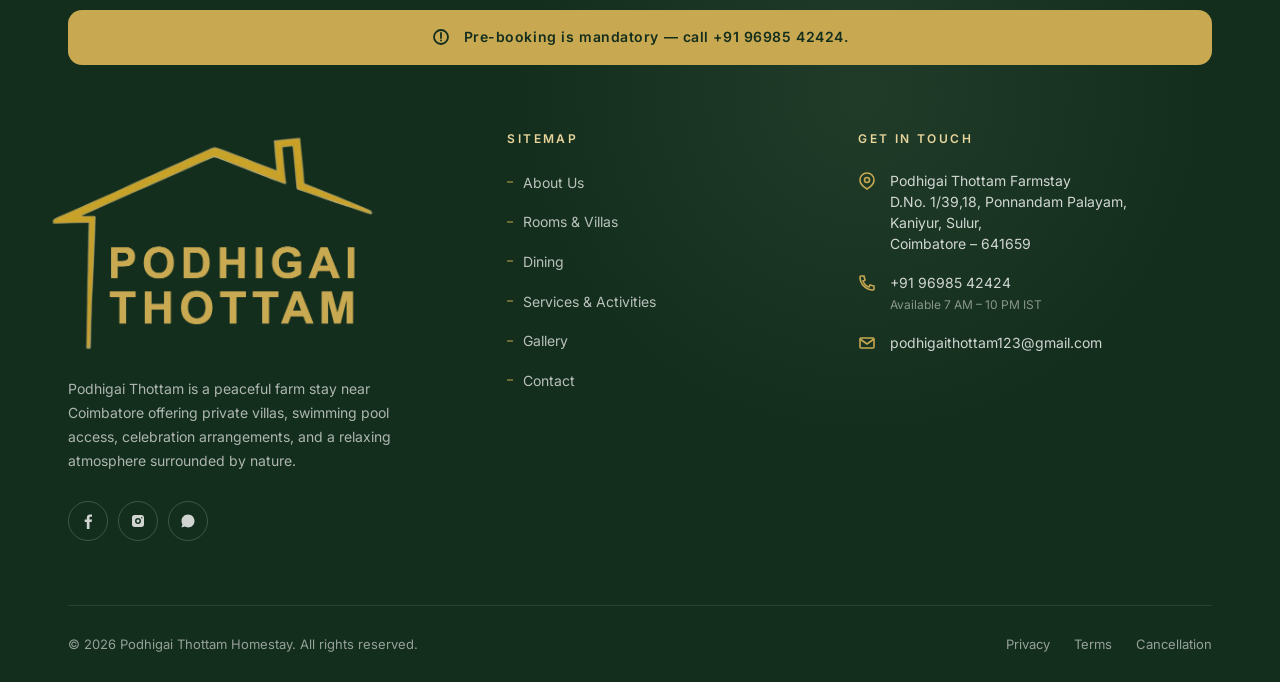
<file: podhigai thottam/pages/dining.html>
<!doctype html>
<html lang="en">
<head>
<meta charset="utf-8" />
<meta name="viewport" content="width=device-width, initial-scale=1" />
<title>Dining — Podhigai Thottam</title>
<meta name="description" content="Home-cooked South Indian meals at Podhigai Thottam — fresh, simple, served on the verandah." />
<link rel="preconnect" href="https://fonts.googleapis.com">
<link rel="preconnect" href="https://fonts.gstatic.com" crossorigin>
<link rel="preconnect" href="https://lh3.googleusercontent.com" crossorigin>
<link rel="dns-prefetch" href="https://lh3.googleusercontent.com">
<link href="https://fonts.googleapis.com/css2?family=Playfair+Display:ital,wght@0,400;0,500;0,600;1,400;1,500&family=Inter:wght@400;500;600;700&family=JetBrains+Mono:wght@400;500&display=swap" rel="stylesheet">
<link rel="stylesheet" href="../styles.css" />
<link rel="stylesheet" href="../pages.css" />
<style>
/* Cuisine visual photo panels */
.cuisine__visual--photo { background-size: cover; background-position: center; background-repeat: no-repeat; }
.cuisine__visual--photo::after { display: none; }
.cuisine__visual--breakfast { background-image: url('../assets/meal-breakfast.jpg'); }
.cuisine__visual--lunch    { background-image: url('../assets/meal-lunch.jpg'); }
.cuisine__visual--dinner   { background-image: url('../assets/meal-dinner.jpg'); }
</style>
<!-- __OG_INJECTED__ favicon / Open Graph / Twitter / JSON-LD -->
<link rel="canonical" href="https://podhigaithottam.com/pages/dining.html" />
<link rel="icon" type="image/png" sizes="32x32" href="../favicon-32.png" />
<link rel="icon" type="image/png" sizes="512x512" href="../favicon-512.png" />
<link rel="apple-touch-icon" href="../favicon-180.png" />
<meta name="theme-color" content="#2D5A3D" />
<meta property="og:type" content="website" />
<meta property="og:site_name" content="Podhigai Thottam" />
<meta property="og:title" content="Dining — Podhigai Thottam" />
<meta property="og:description" content="Home-cooked South Indian meals at Podhigai Thottam — fresh, simple, served on the verandah." />
<meta property="og:url" content="https://podhigaithottam.com/pages/dining.html" />
<meta property="og:image" content="https://podhigaithottam.com/assets/og-image.jpg" />
<meta property="og:image:width" content="1200" />
<meta property="og:image:height" content="630" />
<meta name="twitter:card" content="summary_large_image" />
<meta name="twitter:title" content="Dining — Podhigai Thottam" />
<meta name="twitter:description" content="Home-cooked South Indian meals at Podhigai Thottam — fresh, simple, served on the verandah." />
<meta name="twitter:image" content="https://podhigaithottam.com/assets/og-image.jpg" />
<script type="application/ld+json">
{
  "@context": "https://schema.org",
  "@type": "Resort",
  "name": "Podhigai Thottam Homestay",
  "description": "A peaceful farm stay near Coimbatore offering private villas, swimming pool access, celebration arrangements and a relaxing atmosphere surrounded by nature.",
  "url": "https://podhigaithottam.com/",
  "telephone": "+91-96985-42424",
  "email": "podhigaithottam123@gmail.com",
  "image": "https://podhigaithottam.com/assets/og-image.jpg",
  "logo": "https://podhigaithottam.com/assets/logo-full.webp",
  "priceRange": "₹₹",
  "address": {
    "@type": "PostalAddress",
    "streetAddress": "D.No. 1/39,18, Ponnandam Palayam, Kaniyur, Sulur",
    "addressLocality": "Coimbatore",
    "addressRegion": "Tamil Nadu",
    "postalCode": "641659",
    "addressCountry": "IN"
  },
  "geo": {
    "@type": "GeoCoordinates",
    "latitude": 11.1141585,
    "longitude": 77.13944
  },
  "openingHours": "Mo-Su 07:00-22:00",
  "amenityFeature": [
    {
      "@type": "LocationFeatureSpecification",
      "name": "Private Villas",
      "value": true
    },
    {
      "@type": "LocationFeatureSpecification",
      "name": "Swimming Pool",
      "value": true
    },
    {
      "@type": "LocationFeatureSpecification",
      "name": "Farm Stay",
      "value": true
    },
    {
      "@type": "LocationFeatureSpecification",
      "name": "Celebration Setup",
      "value": true
    },
    {
      "@type": "LocationFeatureSpecification",
      "name": "A/C Meeting Hall",
      "value": true
    },
    {
      "@type": "LocationFeatureSpecification",
      "name": "Free Car Parking",
      "value": true
    },
    {
      "@type": "LocationFeatureSpecification",
      "name": "Family Friendly",
      "value": true
    },
    {
      "@type": "LocationFeatureSpecification",
      "name": "Free Wi-Fi",
      "value": true
    }
  ],
  "sameAs": [
    "https://www.instagram.com/podhigai8"
  ]
}
</script>
</head>
<body class="has-page-hero" data-page="dining" data-screen-label="Dining">
<a class="skip-link" href="#main">Skip to main content</a>

<svg width="0" height="0" style="position:absolute" aria-hidden="true">
      <defs>
        <symbol id="leaf-fill" viewBox="0 0 64 64">
          <path d="M44 6 C24 8, 8 24, 8 46 C8 54, 14 58, 22 58 C42 56, 58 40, 58 18 C58 10, 52 6, 44 6 Z" fill-rule="evenodd"/>
          <path d="M14 54 C24 38, 38 22, 56 10" stroke="currentColor" stroke-width="1.5" fill="none" opacity="0.4" stroke-linecap="round"/>
        </symbol>
        <symbol id="house-mark" viewBox="0 0 140 90">
          <path d="M 12 88 L 12 50 L 70 14 L 96 30 L 96 18 L 110 18 L 110 38 L 128 50"
                fill="none" stroke="currentColor" stroke-width="3.5"
                stroke-linecap="square" stroke-linejoin="miter" stroke-miterlimit="4" />
        </symbol>
      </defs>
    </svg>

<!-- Page-specific food silhouettes -->
<svg width="0" height="0" style="position:absolute" aria-hidden="true">
  <defs>
    <!-- Plate with cutlery -->
    <symbol id="food-plate" viewBox="0 0 64 64">
      <circle cx="32" cy="32" r="24" fill="none" stroke="currentColor" stroke-width="2"/>
      <circle cx="32" cy="32" r="16" fill="none" stroke="currentColor" stroke-width="1.4"/>
      <path d="M52 8 L52 28 M50 8 L50 18 M54 8 L54 18 M48 8 L48 14" stroke="currentColor" stroke-width="1.6" fill="none" stroke-linecap="round"/>
      <path d="M12 8 C10 10, 10 18, 12 22 L12 30 M14 8 L14 30" stroke="currentColor" stroke-width="1.6" fill="none" stroke-linecap="round"/>
    </symbol>
    <!-- Steaming cup -->
    <symbol id="food-cup" viewBox="0 0 64 64">
      <path d="M14 24 L48 24 L46 50 C46 54, 42 58, 38 58 L24 58 C20 58, 16 54, 16 50 Z" fill="none" stroke="currentColor" stroke-width="2"/>
      <path d="M48 28 C56 28, 56 42, 48 42" fill="none" stroke="currentColor" stroke-width="2"/>
      <path d="M22 18 C20 14, 24 10, 22 6 M32 18 C30 14, 34 10, 32 6 M42 18 C40 14, 44 10, 42 6" fill="none" stroke="currentColor" stroke-width="1.6" stroke-linecap="round"/>
    </symbol>
    <!-- Pot / kalam with handle -->
    <symbol id="food-pot" viewBox="0 0 64 64">
      <path d="M10 24 L54 24 L50 52 C50 56, 46 58, 42 58 L22 58 C18 58, 14 56, 14 52 Z" fill="none" stroke="currentColor" stroke-width="2"/>
      <path d="M8 24 L56 24 M16 24 L18 18 L46 18 L48 24" fill="none" stroke="currentColor" stroke-width="2" stroke-linecap="round"/>
      <path d="M26 12 C26 8, 30 6, 32 6 C34 6, 38 8, 38 12 M32 6 L32 16" fill="none" stroke="currentColor" stroke-width="1.6" stroke-linecap="round"/>
    </symbol>
    <!-- Banana leaf -->
    <symbol id="food-leaf" viewBox="0 0 64 64">
      <path d="M8 56 C8 36, 20 12, 56 8 C58 32, 38 56, 14 58 Z" fill="currentColor" opacity="0.85"/>
      <path d="M14 54 C24 38, 38 22, 56 10" stroke="rgba(255,255,255,0.35)" stroke-width="1.2" fill="none" stroke-linecap="round"/>
    </symbol>
  </defs>
</svg>
<header class="nav is-scrolled" id="nav">
      <div class="container nav__inner">
        <a href="../index.html" class="nav__logo" aria-label="Podhigai Thottam">
          <img src="../assets/logo-full.webp" class="nav__house-img" alt="Podhigai Thottam" decoding="async" />
        </a>
        <nav>
          <ul class="nav__menu">
            <li><a href="../index.html">Home</a></li>
            <li><a href="about.html" data-page="about">About</a></li>
            <li><a href="rooms.html" data-page="rooms">Rooms</a></li>
            <li><a href="services.html" data-page="services">Services</a></li>
            <li><a href="dining.html" data-page="dining">Dining</a></li>
            <li><a href="gallery.html" data-page="gallery">Gallery</a></li>
            <li><a href="contact.html" data-page="contact">Contact</a></li>
          </ul>
        </nav>
        <a href="tel:+919698542424" class="btn btn--gold nav__cta">Book Now</a>
        <button class="nav__burger" aria-label="Menu"><span></span><span></span><span></span></button>
      </div>
    </header>

<main id="main" tabindex="-1">

  <!-- ============== PAGE HERO ============== -->
  <section class="page-hero">
    <svg class="page-hero__leaf l1" aria-hidden="true" style="color: var(--gold-soft);"><use href="#food-cup"></use></svg>
    <svg class="page-hero__leaf l2" aria-hidden="true" style="color: var(--sage-soft);"><use href="#food-leaf"></use></svg>
    <svg class="page-hero__leaf l3" aria-hidden="true" style="color: var(--gold-soft);"><use href="#food-plate"></use></svg>
    <svg class="page-hero__leaf l4" aria-hidden="true" style="color: var(--sage-soft);"><use href="#food-pot"></use></svg>
    <div class="container">
      <div class="page-hero__crumb reveal">
        <a href="../index.html">Home</a>
        <span>›</span>
        <span>Dining</span>
      </div>
      <h1 class="page-hero__title reveal delay-1">Home Kitchen, <em>Verandah Table.</em></h1>
      <p class="page-hero__sub reveal delay-2">
        Three meals a day, made by our family kitchen — South Indian comfort food,
        served fresh and made with love. Special menus on request for celebrations.
      </p>
    </div>
  </section>

  <!-- ============== CUISINE BLOCK (reuses homepage's .cuisine styling) ============== -->
  <section class="cuisine" id="dining" style="padding-top: clamp(56px, 7vw, 88px);">
    <div class="container">
      <div class="fresh-badge"><span>100%</span>Home<br/>Cooked</div>

      <div class="section-head">
        <span class="eyebrow center reveal">The Table</span>
        <h2 class="reveal delay-1">Three Meals, <em style="font-style:italic;">Cooked With Care.</em></h2>
        <p class="lead reveal delay-2">Vegetarian, non-vegetarian, jain — just let us know.</p>
      </div>

      <div class="cuisine__tabs reveal" data-tabs="cuisine">
        <button class="tab is-active" data-tab="breakfast">Breakfast</button>
        <button class="tab" data-tab="lunch">Lunch</button>
        <button class="tab" data-tab="dinner">Dinner</button>
      </div>

      <div data-panel-group="cuisine">

        <!-- BREAKFAST -->
        <div class="cuisine__panel is-active" data-panel="breakfast">
          <div class="cuisine__menu">
            <div class="dish"><span class="dish__num">01</span><span class="dish__name">Filter Coffee</span><span class="dish__dots"></span><span class="dish__desc">Strong, sweet, the way Coimbatore drinks it.</span></div>
            <div class="dish"><span class="dish__num">02</span><span class="dish__name">Idli &amp; Chutney</span><span class="dish__dots"></span><span class="dish__desc">Steamed soft, with coconut and tomato sides.</span></div>
            <div class="dish"><span class="dish__num">03</span><span class="dish__name">Hot Pongal</span><span class="dish__dots"></span><span class="dish__desc">Ghee, pepper, cashew. The classic morning bowl.</span></div>
            <div class="dish"><span class="dish__num">04</span><span class="dish__name">Dosa &amp; Sambar</span><span class="dish__dots"></span><span class="dish__desc">Crisp at the edges, soft in the centre.</span></div>
            <div class="dish"><span class="dish__num">05</span><span class="dish__name">Seasonal Fresh Fruit</span><span class="dish__dots"></span><span class="dish__desc">Mango, banana, papaya — whatever's ripe.</span></div>
            <div class="dish"><span class="dish__num">06</span><span class="dish__name">Tea &amp; Hot Milk</span><span class="dish__dots"></span><span class="dish__desc">Brewed strong, served in steel tumblers.</span></div>
            <p class="menu-note">Food is made the way you like it. Just tell us what you prefer and we will cook it for you.</p>
          </div>
          <div class="cuisine__visual cuisine__visual--photo cuisine__visual--breakfast" data-label="Breakfast spread on banana leaf"></div>
        </div>

        <!-- LUNCH -->
        <div class="cuisine__panel" data-panel="lunch">
          <div class="cuisine__menu">
            <div class="pref-note">
              <h3 class="pref-note__title">A Midday Meal You Choose</h3>
              <p>There is no fixed lunch menu here. Our kitchen builds the afternoon meal around what your family or group actually wants to eat.</p>
              <ul class="pref-note__list">
                <li>Full rice meals, or lighter plates if you prefer</li>
                <li>Pick the gravy, the poriyals and the sides</li>
                <li>Vegetarian, non-vegetarian and Jain kept apart in the kitchen</li>
                <li>Festive thalis for birthdays and family get-togethers</li>
              </ul>
              <p class="pref-note__foot">Share your choices over morning coffee and lunch will be waiting.</p>
            </div>
          </div>
          <div class="cuisine__visual cuisine__visual--photo cuisine__visual--lunch" data-label="Lunch thali — Coimbatore style"></div>
        </div>

        <!-- DINNER -->
        <div class="cuisine__panel" data-panel="dinner">
          <div class="cuisine__menu">
            <div class="pref-note">
              <h3 class="pref-note__title">Dinner, Your Way</h3>
              <p>Dinner is cooked to order. Tell us what your group feels like eating and our kitchen prepares it fresh that evening.</p>
              <ul class="pref-note__list">
                <li>Veg, non-veg or Jain — cooked separately</li>
                <li>Biryani, chapati, dosa or rice meals on request</li>
                <li>Spice level made mild or strong as you prefer</li>
                <li>Late dinner and celebration menus can be arranged</li>
              </ul>
              <p class="pref-note__foot">Place your request by evening and we will have it ready for you.</p>
            </div>
          </div>
          <div class="cuisine__visual cuisine__visual--photo cuisine__visual--dinner" data-label="Dinner on the lit verandah"></div>
        </div>

      </div>


    </div>
  </section>

  <!-- ============== SPECIAL MENUS / NOTES ============== -->
  <section class="farm">
    <div class="container">
      <div class="section-head">
        <span class="eyebrow center reveal">Special Menus</span>
        <h2 class="reveal delay-1">For the <em style="font-style:italic;color:var(--gold-deep);">special</em> days.</h2>
      </div>

      <div class="farm__grid">
        <div class="farm-card reveal">
          <div class="farm-card__media" style="background: linear-gradient(135deg, var(--sage) 0%, var(--forest) 100%) center/cover no-repeat; background-image: url('../assets/celebration-feast.jpeg');"></div>
          <h3>Celebration Menus</h3>
          <p>Custom menus for birthdays, anniversaries, and bride-to-be gatherings. Tell us the count and the cuisine; we'll plan the rest.</p>
          <span class="farm-card__tag">★ Pre-order</span>
        </div>
        <div class="farm-card reveal delay-1">
          <div class="farm-card__media" style="background: linear-gradient(135deg, var(--sage) 0%, var(--forest) 100%) center/cover no-repeat; background-image: url('../assets/dietary-thali.jpeg');"></div>
          <h3>Dietary Care</h3>
          <p>Pure vegetarian, Jain, no-onion-no-garlic, diabetic-friendly. Just let our kitchen know at check-in.</p>
          <span class="farm-card__tag">★ Flexible</span>
        </div>
        <div class="farm-card reveal delay-2">
          <div class="farm-card__media" style="background: linear-gradient(135deg, var(--sage) 0%, var(--forest) 100%) center/cover no-repeat; background-image: url('../assets/farm-fresh-harvest.jpg');"></div>
          <h3>Farm Fresh Experience</h3>
          <p>Walk the garden and pick your own — brinjal, okra, sweet potato, tomatoes and more, harvested the same morning and cooked fresh for your table.</p>
          <span class="farm-card__tag">★ Garden to Table</span>
        </div>
      </div>
    </div>
  </section>

  <!-- ============== NOTES ============== -->
  <section style="padding: 0 0 20px;">
    <div class="container">
      <p class="packages__note reveal">
        <strong>Note:</strong> Meals are pre-arranged based on your booking. Special menus and BBQ evenings require at least 24 hours' notice — call to plan.
      </p>
    </div>
  </section>

  <!-- ============== BOOKING STRIP ============== -->
  <section style="padding: 20px 0 100px;">
    <div class="container">
      <div class="booking-strip reveal">
        <div class="booking-strip__inner">
          <div>
            <div class="booking-strip__eyebrow">Plan Your Menu</div>
            <h2>Tell us what you like, <em>we'll cook it.</em></h2>
            <p>Family-style, celebration spreads, dietary needs — talk to us directly and we'll plan your meals for the stay.</p>
          </div>
          <div class="booking-actions">
            <a href="tel:+919698542424" class="booking-phone">
              <span class="booking-phone__icon"><svg viewBox="0 0 24 24"><path d="M4 4 L9 4 L11 9 L8 11 C9.5 14.5, 11.5 16.5, 15 18 L17 15 L22 17 L22 20 C22 21, 21 22, 20 22 C10 22, 2 14, 2 4 C2 3, 3 2, 4 2 Z"/></svg></span>
              <span class="booking-phone__text">
                <div class="booking-phone__label">Call to Book</div>
                <div class="booking-phone__num">+91 96985 42424</div>
              </span>
              <span class="booking-phone__arrow"><svg width="14" height="14" viewBox="0 0 14 14" fill="none" stroke="currentColor" stroke-width="2" stroke-linecap="round"><path d="M2 7h10M8 3l4 4-4 4"/></svg></span>
            </a>
            <a href="https://wa.me/919698542424?text=Hi%2C%20I%27d%20like%20to%20book%20a%20stay%20at%20Podhigai%20Thottam" target="_blank" rel="noopener" class="booking-whatsapp">
              <svg viewBox="0 0 24 24"><path d="M12 2 C6.5 2, 2 6.5, 2 12 C2 14, 2.5 15.8, 3.5 17.4 L2 22 L6.7 20.5 C8.3 21.4, 10.1 22, 12 22 C17.5 22, 22 17.5, 22 12 C22 6.5, 17.5 2, 12 2 Z"/></svg>
              <span>Chat on WhatsApp</span>
            </a>
          </div>
        </div>
      </div>
    </div>
  </section>

</main>

<footer class="footer" id="contact">
      <div class="container">

        <div class="footer__notice">
          <svg viewBox="0 0 18 18" fill="none" stroke="currentColor" stroke-width="1.8" stroke-linecap="round"><circle cx="9" cy="9" r="7"/><path d="M9 5 L9 10 M9 12.5 L9 12.6"/></svg>
          Pre-booking is mandatory — call +91 96985 42424.
        </div>

        <div class="footer__grid">
          <div>
            <div class="footer__logo">
              <img src="../assets/logo-full.webp" class="footer__logo-img" alt="Podhigai Thottam" decoding="async" loading="lazy" />
            </div>
            <p class="footer__about">Podhigai Thottam is a peaceful farm stay near Coimbatore offering private villas, swimming pool access, celebration arrangements, and a relaxing atmosphere surrounded by nature.</p>
            <div class="footer__social" aria-label="Social media">
              <a href="#" aria-label="Facebook"><svg viewBox="0 0 16 16"><path d="M9.5 16 L9.5 9 L11.6 9 L12 6.5 L9.5 6.5 L9.5 5 C9.5 4.3, 9.7 3.8, 10.7 3.8 L12 3.8 L12 1.5 C11.7 1.5, 10.9 1.4, 10 1.4 C8.1 1.4, 6.8 2.6, 6.8 4.7 L6.8 6.5 L4.7 6.5 L4.7 9 L6.8 9 L6.8 16 Z"/></svg></a>
              <a href="https://www.instagram.com/podhigai8?utm_source=qr" target="_blank" rel="noopener" aria-label="Instagram"><svg viewBox="0 0 16 16"><path d="M4.5 2 C3.1 2, 2 3.1, 2 4.5 L2 11.5 C2 12.9, 3.1 14, 4.5 14 L11.5 14 C12.9 14, 14 12.9, 14 11.5 L14 4.5 C14 3.1, 12.9 2, 11.5 2 Z M11.8 4 C12.2 4, 12.5 4.3, 12.5 4.7 C12.5 5.1, 12.2 5.4, 11.8 5.4 C11.4 5.4, 11.1 5.1, 11.1 4.7 C11.1 4.3, 11.4 4, 11.8 4 Z M8 5 C9.7 5, 11 6.3, 11 8 C11 9.7, 9.7 11, 8 11 C6.3 11, 5 9.7, 5 8 C5 6.3, 6.3 5, 8 5 Z M8 6.5 C7.2 6.5, 6.5 7.2, 6.5 8 C6.5 8.8, 7.2 9.5, 8 9.5 C8.8 9.5, 9.5 8.8, 9.5 8 C9.5 7.2, 8.8 6.5, 8 6.5 Z" fill-rule="evenodd"/></svg></a>
              <a href="https://wa.me/919698542424?text=Hi%2C%20I%27d%20like%20to%20book%20a%20stay%20at%20Podhigai%20Thottam" target="_blank" rel="noopener" aria-label="WhatsApp"><svg viewBox="0 0 16 16"><path d="M8 1.5 C4.4 1.5, 1.5 4.4, 1.5 8 C1.5 9.2, 1.8 10.3, 2.4 11.3 L1.5 14.5 L4.8 13.6 C5.8 14.1, 6.9 14.4, 8 14.4 C11.6 14.4, 14.5 11.5, 14.5 7.9 C14.5 4.3, 11.6 1.5, 8 1.5 Z"/></svg></a>
            </div>
          </div>

          <div>
            <h5>Sitemap</h5>
            <ul class="footer__menu">
              <li><a href="about.html">About Us</a></li>
              <li><a href="rooms.html">Rooms & Villas</a></li>
              <li><a href="dining.html">Dining</a></li>
              <li><a href="services.html">Services & Activities</a></li>
              <li><a href="gallery.html">Gallery</a></li>
              <li><a href="contact.html">Contact</a></li>
            </ul>
          </div>

          <div>
            <h5>Get in Touch</h5>
            <div class="footer__contact-row">
              <svg viewBox="0 0 18 18"><path d="M9 1 C5.1 1, 2 4.1, 2 8 C2 13, 9 17, 9 17 C9 17, 16 13, 16 8 C16 4.1, 12.9 1, 9 1 Z"/><circle cx="9" cy="8" r="2.5"/></svg>
              <div>Podhigai Thottam Farmstay<br/>D.No. 1/39,18, Ponnandam Palayam,<br/>Kaniyur, Sulur,<br/>Coimbatore – 641659</div>
            </div>
            <div class="footer__contact-row">
              <svg viewBox="0 0 18 18"><path d="M3 2 L6 2 L7 6 L5 7 C6 10, 8 12, 11 13 L12 11 L16 12 L16 15 C16 15.5, 15.5 16, 15 16 C8 16, 2 10, 2 3 C2 2.5, 2.5 2, 3 2 Z"/></svg>
              <div><a href="tel:+919698542424">+91 96985 42424</a><br/><span style="font-size:12px;opacity:0.6;">Available 7 AM – 10 PM IST</span></div>
            </div>
            <div class="footer__contact-row">
              <svg viewBox="0 0 18 18"><rect x="2" y="4" width="14" height="10" rx="1"/><path d="M2 5 L9 10 L16 5"/></svg>
              <div><a href="mailto:podhigaithottam123@gmail.com">podhigaithottam123@gmail.com</a></div>
            </div>
          </div>
        </div>

        <div class="footer__bottom">
          <div>© 2026 Podhigai Thottam Homestay. All rights reserved.</div>
          <div style="display:flex;gap:24px;">
            <a href="#">Privacy</a>
            <a href="#">Terms</a>
            <a href="#">Cancellation</a>
          </div>
        </div>
      </div>
    </footer>

<div class="float-cta" aria-label="Quick booking">
      <a href="tel:+919698542424" class="float-cta__call" data-tip="Call to book" aria-label="Call to book">
        <svg viewBox="0 0 24 24"><path d="M4 4 L9 4 L11 9 L8 11 C9.5 14.5, 11.5 16.5, 15 18 L17 15 L22 17 L22 20 C22 21, 21 22, 20 22 C10 22, 2 14, 2 4 C2 3, 3 2, 4 2 Z"/></svg>
      </a>
      <a href="https://wa.me/919698542424?text=Hi%2C%20I%27d%20like%20to%20book%20a%20stay%20at%20Podhigai%20Thottam" target="_blank" rel="noopener" class="float-cta__wa" data-tip="WhatsApp us" aria-label="WhatsApp us">
        <svg viewBox="0 0 24 24"><path d="M12 2 C6.5 2, 2 6.5, 2 12 C2 14, 2.5 15.8, 3.5 17.4 L2 22 L6.7 20.5 C8.3 21.4, 10.1 22, 12 22 C17.5 22, 22 17.5, 22 12 C22 6.5, 17.5 2, 12 2 Z M17.4 16.3 C17.2 16.9, 16.2 17.5, 15.7 17.6 C15.2 17.7, 14.6 17.7, 13.9 17.5 C13.5 17.4, 13 17.2, 12.3 16.9 C9.7 15.8, 8 13.2, 7.9 13 C7.8 12.9, 6.9 11.7, 6.9 10.4 C6.9 9.2, 7.5 8.6, 7.7 8.4 C7.9 8.2, 8.2 8.1, 8.3 8.1 L8.8 8.1 C8.9 8.1, 9.1 8.1, 9.3 8.6 C9.5 9.1, 9.9 10.3, 10 10.4 C10 10.5, 10.1 10.7, 10 10.9 C9.9 11, 9.9 11.2, 9.7 11.3 L9.2 11.9 C9.1 12, 9 12.2, 9.1 12.4 C9.3 12.7, 9.7 13.5, 10.4 14.2 C11.4 15, 12.2 15.3, 12.5 15.4 C12.7 15.5, 12.9 15.4, 13.1 15.3 C13.2 15.1, 13.6 14.7, 13.7 14.5 C13.9 14.2, 14 14.3, 14.3 14.4 C14.5 14.5, 15.8 15.1, 16 15.2 C16.3 15.3, 16.5 15.4, 16.5 15.5 C16.6 15.6, 16.6 16, 16.4 16.3 Z"/></svg>
      </a>
    </div>

<script src="_partials.js"></script>
<script>
  // Cuisine tabs — same wiring as homepage
  document.querySelectorAll('[data-tabs]').forEach(group => {
    const tabs = group.querySelectorAll('[data-tab]');
    const panels = document.querySelectorAll(`[data-panel-group="${group.dataset.tabs}"] [data-panel]`);
    tabs.forEach(tab => {
      tab.addEventListener('click', () => {
        const id = tab.dataset.tab;
        tabs.forEach(t => t.classList.toggle('is-active', t === tab));
        panels.forEach(p => p.classList.toggle('is-active', p.dataset.panel === id));
      });
    });
  });
</script>
</body>
</html>
</file>
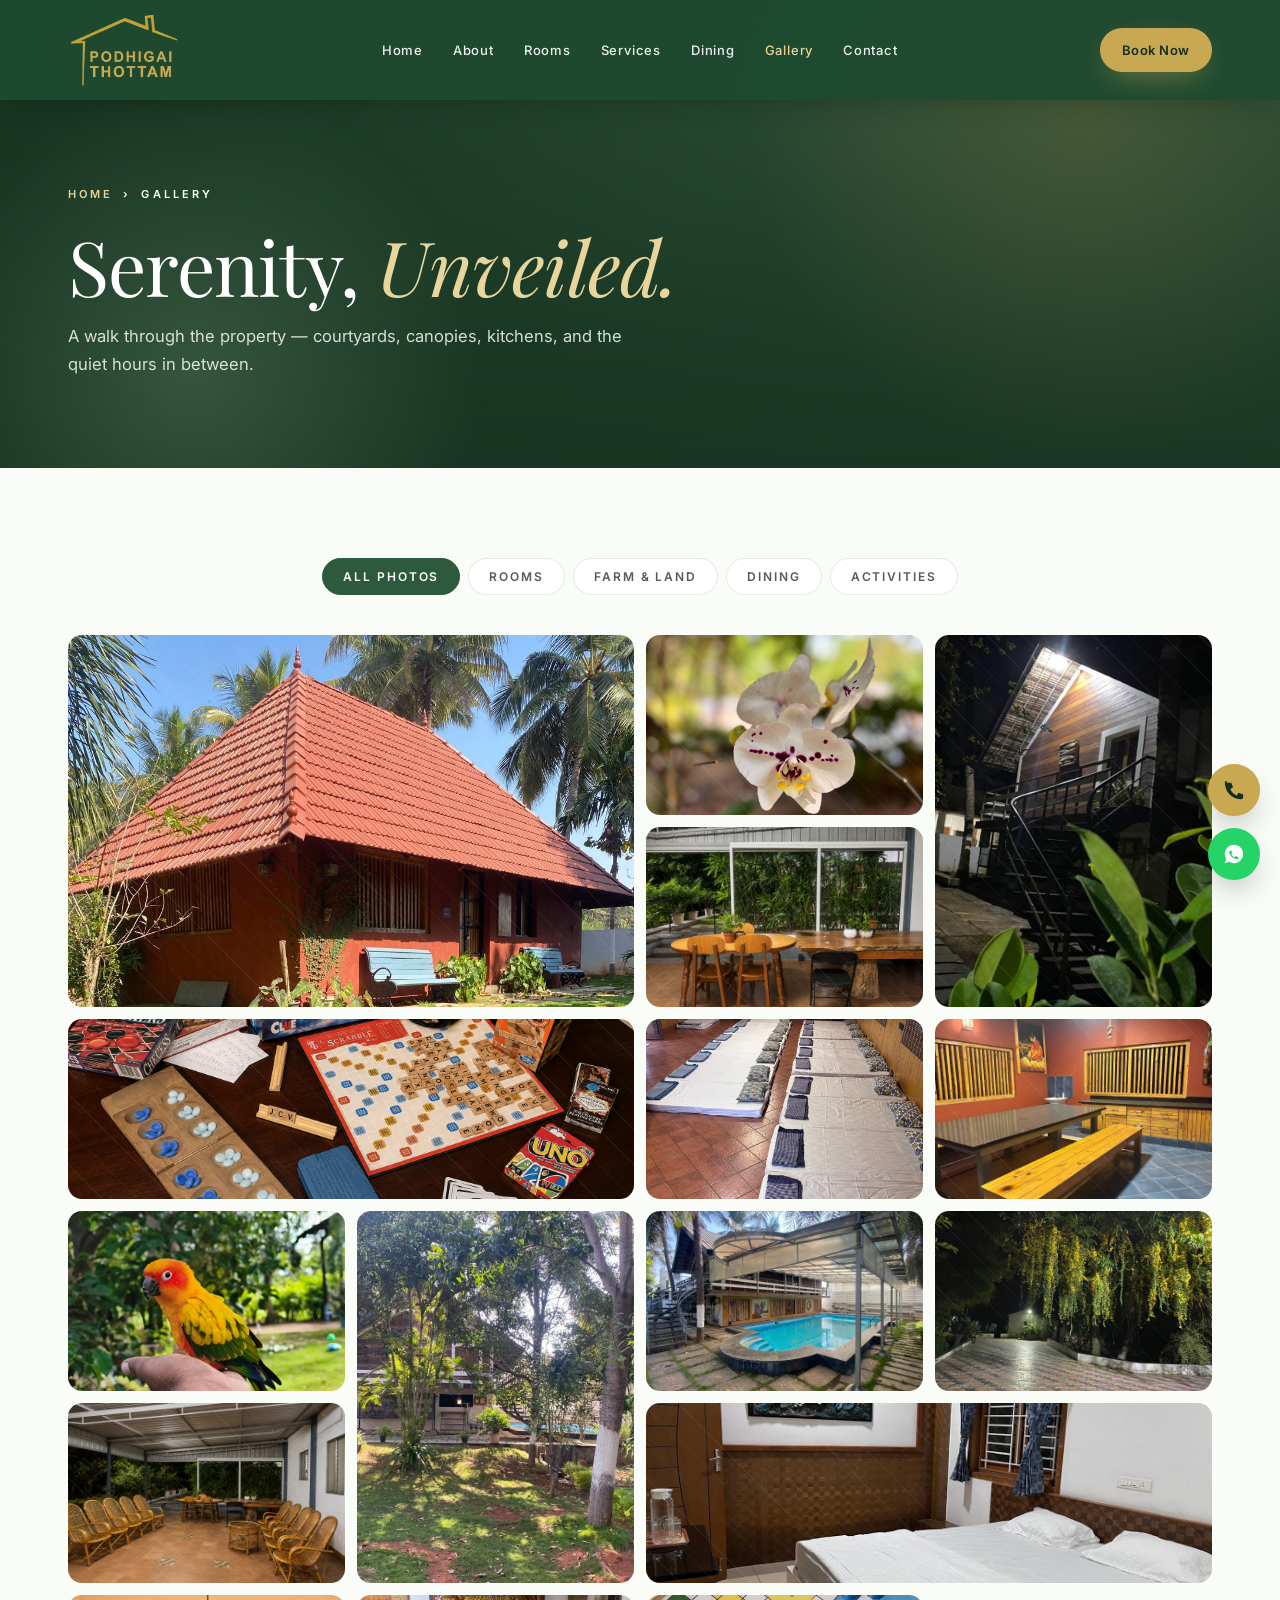
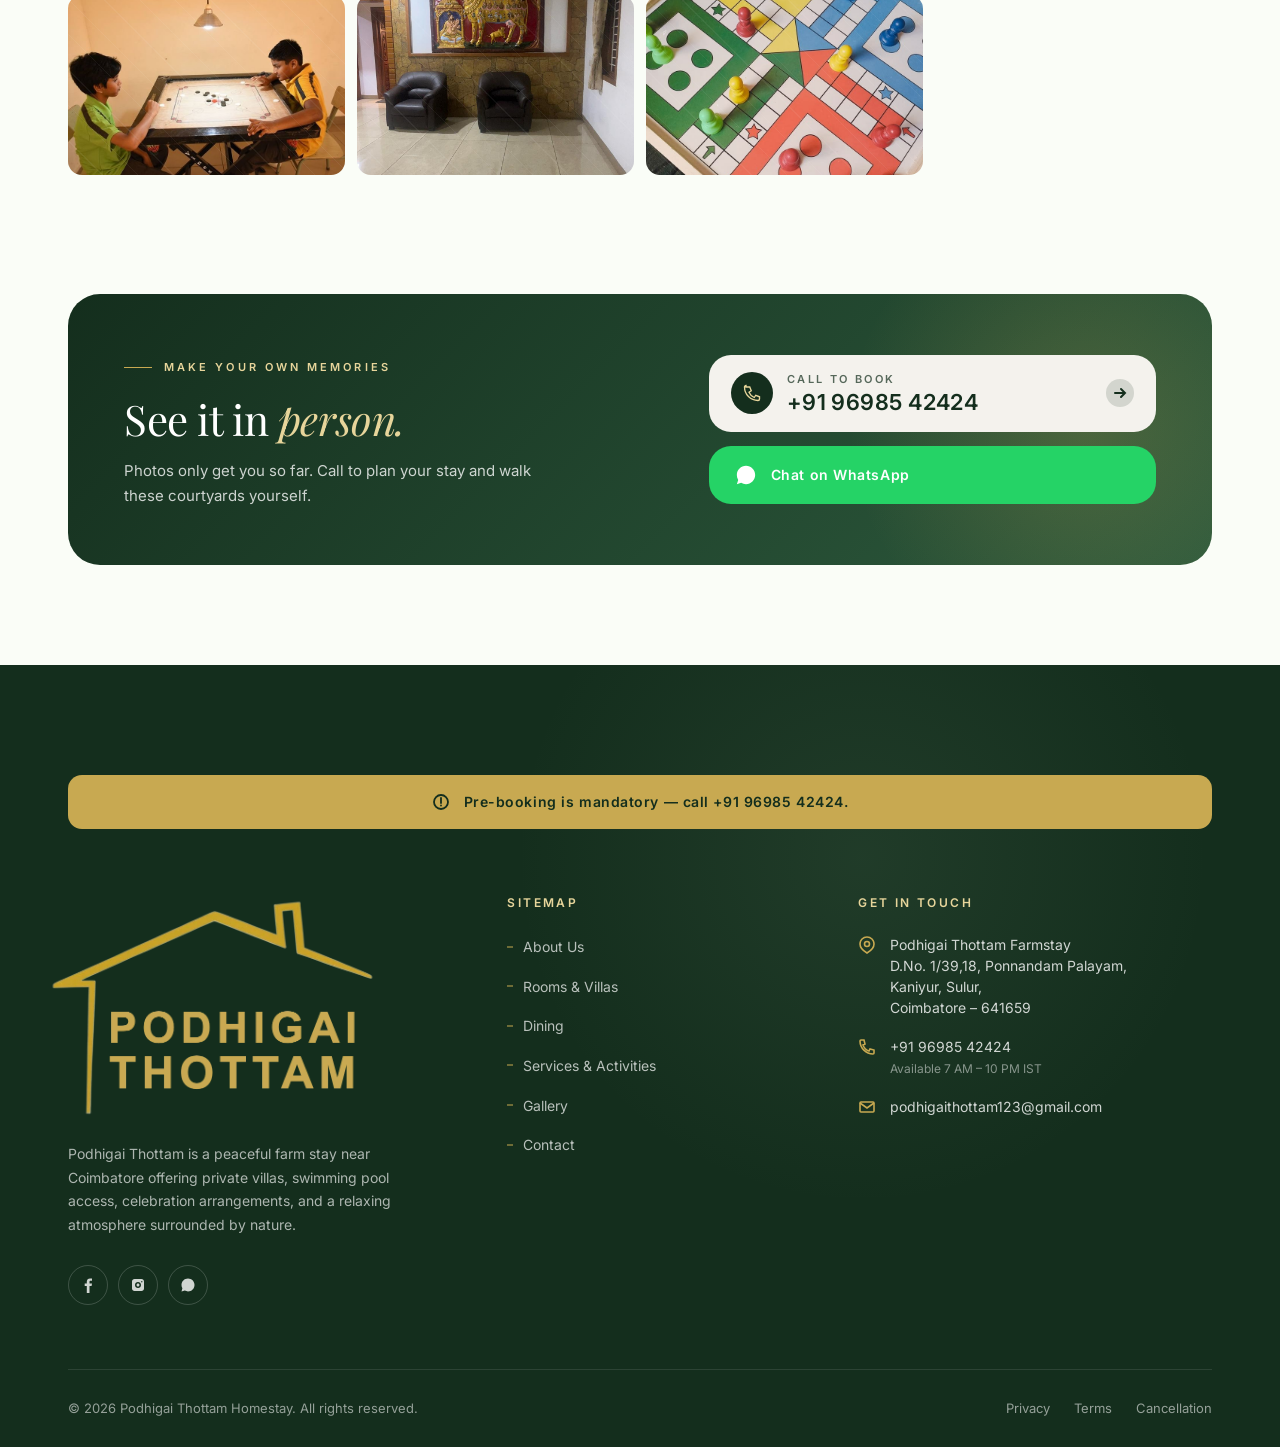
<file: podhigai thottam/pages/gallery.html>
<!doctype html>
<html lang="en">
<head>
<meta charset="utf-8" />
<meta name="viewport" content="width=device-width, initial-scale=1" />
<title>Gallery — Podhigai Thottam</title>
<meta name="description" content="A walk through Podhigai Thottam — courtyards, canopies, kitchens, and the quiet hours in between." />
<link rel="preconnect" href="https://fonts.googleapis.com">
<link rel="preconnect" href="https://fonts.gstatic.com" crossorigin>
<link rel="preconnect" href="https://lh3.googleusercontent.com" crossorigin>
<link rel="dns-prefetch" href="https://lh3.googleusercontent.com">
<link href="https://fonts.googleapis.com/css2?family=Playfair+Display:ital,wght@0,400;0,500;0,600;1,400;1,500&family=Inter:wght@400;500;600;700&family=JetBrains+Mono:wght@400;500&display=swap" rel="stylesheet">
<link rel="stylesheet" href="../styles.css" />
<link rel="stylesheet" href="../pages.css" />
<!-- __OG_INJECTED__ favicon / Open Graph / Twitter / JSON-LD -->
<link rel="canonical" href="https://podhigaithottam.com/pages/gallery.html" />
<link rel="icon" type="image/png" sizes="32x32" href="../favicon-32.png" />
<link rel="icon" type="image/png" sizes="512x512" href="../favicon-512.png" />
<link rel="apple-touch-icon" href="../favicon-180.png" />
<meta name="theme-color" content="#2D5A3D" />
<meta property="og:type" content="website" />
<meta property="og:site_name" content="Podhigai Thottam" />
<meta property="og:title" content="Gallery — Podhigai Thottam" />
<meta property="og:description" content="A walk through Podhigai Thottam — courtyards, canopies, kitchens, and the quiet hours in between." />
<meta property="og:url" content="https://podhigaithottam.com/pages/gallery.html" />
<meta property="og:image" content="https://podhigaithottam.com/assets/og-image.jpg" />
<meta property="og:image:width" content="1200" />
<meta property="og:image:height" content="630" />
<meta name="twitter:card" content="summary_large_image" />
<meta name="twitter:title" content="Gallery — Podhigai Thottam" />
<meta name="twitter:description" content="A walk through Podhigai Thottam — courtyards, canopies, kitchens, and the quiet hours in between." />
<meta name="twitter:image" content="https://podhigaithottam.com/assets/og-image.jpg" />
<script type="application/ld+json">
{
  "@context": "https://schema.org",
  "@type": "Resort",
  "name": "Podhigai Thottam Homestay",
  "description": "A peaceful farm stay near Coimbatore offering private villas, swimming pool access, celebration arrangements and a relaxing atmosphere surrounded by nature.",
  "url": "https://podhigaithottam.com/",
  "telephone": "+91-96985-42424",
  "email": "podhigaithottam123@gmail.com",
  "image": "https://podhigaithottam.com/assets/og-image.jpg",
  "logo": "https://podhigaithottam.com/assets/logo-full.webp",
  "priceRange": "₹₹",
  "address": {
    "@type": "PostalAddress",
    "streetAddress": "D.No. 1/39,18, Ponnandam Palayam, Kaniyur, Sulur",
    "addressLocality": "Coimbatore",
    "addressRegion": "Tamil Nadu",
    "postalCode": "641659",
    "addressCountry": "IN"
  },
  "geo": {
    "@type": "GeoCoordinates",
    "latitude": 11.1141585,
    "longitude": 77.13944
  },
  "openingHours": "Mo-Su 07:00-22:00",
  "amenityFeature": [
    {
      "@type": "LocationFeatureSpecification",
      "name": "Private Villas",
      "value": true
    },
    {
      "@type": "LocationFeatureSpecification",
      "name": "Swimming Pool",
      "value": true
    },
    {
      "@type": "LocationFeatureSpecification",
      "name": "Farm Stay",
      "value": true
    },
    {
      "@type": "LocationFeatureSpecification",
      "name": "Celebration Setup",
      "value": true
    },
    {
      "@type": "LocationFeatureSpecification",
      "name": "A/C Meeting Hall",
      "value": true
    },
    {
      "@type": "LocationFeatureSpecification",
      "name": "Free Car Parking",
      "value": true
    },
    {
      "@type": "LocationFeatureSpecification",
      "name": "Family Friendly",
      "value": true
    },
    {
      "@type": "LocationFeatureSpecification",
      "name": "Free Wi-Fi",
      "value": true
    }
  ],
  "sameAs": [
    "https://www.instagram.com/podhigai8"
  ]
}
</script>
</head>
<body class="has-page-hero" data-page="gallery" data-screen-label="Gallery">
<a class="skip-link" href="#main">Skip to main content</a>

<svg width="0" height="0" style="position:absolute" aria-hidden="true">
      <defs>
        <symbol id="leaf-fill" viewBox="0 0 64 64">
          <path d="M44 6 C24 8, 8 24, 8 46 C8 54, 14 58, 22 58 C42 56, 58 40, 58 18 C58 10, 52 6, 44 6 Z" fill-rule="evenodd"/>
          <path d="M14 54 C24 38, 38 22, 56 10" stroke="currentColor" stroke-width="1.5" fill="none" opacity="0.4" stroke-linecap="round"/>
        </symbol>
        <symbol id="house-mark" viewBox="0 0 140 90">
          <path d="M 12 88 L 12 50 L 70 14 L 96 30 L 96 18 L 110 18 L 110 38 L 128 50"
                fill="none" stroke="currentColor" stroke-width="3.5"
                stroke-linecap="square" stroke-linejoin="miter" stroke-miterlimit="4" />
        </symbol>
      </defs>
    </svg>
<header class="nav is-scrolled" id="nav">
      <div class="container nav__inner">
        <a href="../index.html" class="nav__logo" aria-label="Podhigai Thottam">
          <img src="../assets/logo-full.webp" class="nav__house-img" alt="Podhigai Thottam" decoding="async" />
        </a>
        <nav>
          <ul class="nav__menu">
            <li><a href="../index.html">Home</a></li>
            <li><a href="about.html" data-page="about">About</a></li>
            <li><a href="rooms.html" data-page="rooms">Rooms</a></li>
            <li><a href="services.html" data-page="services">Services</a></li>
            <li><a href="dining.html" data-page="dining">Dining</a></li>
            <li><a href="gallery.html" data-page="gallery">Gallery</a></li>
            <li><a href="contact.html" data-page="contact">Contact</a></li>
          </ul>
        </nav>
        <a href="tel:+919698542424" class="btn btn--gold nav__cta">Book Now</a>
        <button class="nav__burger" aria-label="Menu"><span></span><span></span><span></span></button>
      </div>
    </header>

<main id="main" tabindex="-1">

  <!-- ============== PAGE HERO ============== -->
  <section class="page-hero">
    <div class="container">
      <div class="page-hero__crumb reveal">
        <a href="../index.html">Home</a>
        <span>›</span>
        <span>Gallery</span>
      </div>
      <h1 class="page-hero__title reveal delay-1">Serenity, <em>Unveiled.</em></h1>
      <p class="page-hero__sub reveal delay-2">
        A walk through the property — courtyards, canopies, kitchens, and the quiet hours
        in between.
      </p>
    </div>
  </section>

  <!-- ============== GALLERY ============== -->
  <section class="gallery-page" id="gallery">
    <div class="container">

      <div class="gallery-filters reveal">
        <button class="is-active" data-filter="all">All Photos</button>
        <button data-filter="rooms">Rooms</button>
        <button data-filter="farm">Farm & Land</button>
        <button data-filter="dining">Dining</button>
        <button data-filter="activities">Activities</button>
      </div>

      <div class="gallery__grid reveal" id="gallery-grid">
        <div class="g-item big" data-cat="none" data-label="01 · Naalukettu courtyard at dawn" style="background: #2D5A3D url('../assets/gallery-01.webp') center top/cover no-repeat"></div>
        <div class="g-item big" data-cat="rooms" data-hide-all data-label="Room View" style="display:none;background: #2D5A3D url('../assets/room-exclusive-01.webp') center/cover no-repeat"></div>
        <div class="g-item" data-cat="farm" data-label="02 · Paddy fields at golden hour" style="background: #2D5A3D url('../assets/gallery-02.webp') center/cover no-repeat"></div>
        <div class="g-item tall" data-cat="farm" data-label="03 · Poolside Villa View" style="background: #2D5A3D url('../assets/gallery-03.webp') center/cover no-repeat"></div>
        <div class="g-item" data-cat="dining" data-label="04 · Traditional Dining Space" style="background: #2D5A3D url('../assets/gallery-04.jpg') center/cover no-repeat"></div>
        <div class="g-item wide" data-cat="activities" data-label="05 · Indoor board games" style="background: #2D5A3D url('../assets/indoor-board-games.png') center/cover no-repeat"></div>
        <div class="g-item" data-cat="rooms" data-label="06 · A/C Meeting Hall Setup" style="background: #2D5A3D url('../assets/gallery-06.webp') center/cover no-repeat"></div>
        <div class="g-item" data-cat="dining" data-label="07 · Morning chai on the verandah" style="background: #2D5A3D url('../assets/gallery-07.webp') center/cover no-repeat"></div>
        <div class="g-item" data-cat="farm" data-label="08 · Friendly Farm Parrot" style="background: #2D5A3D url('../assets/gallery-08.webp') center/cover no-repeat"></div>
        <div class="g-item tall" data-cat="farm" data-label="09 · Garden & Farm Walk Area" style="background: #2D5A3D url('../assets/gallery-09.webp') center/cover no-repeat"></div>
        <div class="g-item" data-cat="activities" data-label="10 · Poolside under the palms" style="background: #2D5A3D url('../assets/activity-pool.jpeg') center/cover;"></div>
        <div class="g-item wide" data-cat="rooms" data-label="11 · Private Villa Bedroom" style="background: #2D5A3D url('../assets/gallery-11.webp') center/cover no-repeat"></div>
        <div class="g-item" data-cat="farm" data-label="12 · Evening Garden Lighting" style="background: #2D5A3D url('../assets/gallery-12.webp') center/cover no-repeat"></div>
        <div class="g-item" data-cat="dining" data-label="13 · Dining & Seating Area" style="background: #2D5A3D url('../assets/gallery-13.jpg') center/cover no-repeat"></div>
        <div class="g-item" data-cat="activities" data-label="14 · Indoor Games — Carrom" style="background: #2D5A3D url('../assets/indoor-games-carrom.jpg') center/cover;"></div>
        <div class="g-item" data-cat="rooms" data-label="15 · Heritage Entrance Lounge" style="background: #2D5A3D url('../assets/gallery-15.webp') center/cover no-repeat"></div>
        <div class="g-item" data-cat="activities" data-label="16 · Indoor Games — Ludo" style="background: #2D5A3D url('../assets/indoor-games-ludo.jpg') center/cover;"></div>
      </div>

    </div>
  </section>

  <!-- ============== BOOKING STRIP ============== -->
  <section style="padding: 30px 0 100px;">
    <div class="container">
      <div class="booking-strip reveal">
        <div class="booking-strip__inner">
          <div>
            <div class="booking-strip__eyebrow">Make Your Own Memories</div>
            <h2>See it in <em>person.</em></h2>
            <p>Photos only get you so far. Call to plan your stay and walk these courtyards yourself.</p>
          </div>
          <div class="booking-actions">
            <a href="tel:+919698542424" class="booking-phone" style="background-color: rgb(244, 242, 237);">
              <span class="booking-phone__icon"><svg viewBox="0 0 24 24"><path d="M4 4 L9 4 L11 9 L8 11 C9.5 14.5, 11.5 16.5, 15 18 L17 15 L22 17 L22 20 C22 21, 21 22, 20 22 C10 22, 2 14, 2 4 C2 3, 3 2, 4 2 Z"/></svg></span>
              <span class="booking-phone__text">
                <div class="booking-phone__label">Call to Book</div>
                <div class="booking-phone__num">+91 96985 42424</div>
              </span>
              <span class="booking-phone__arrow"><svg width="14" height="14" viewBox="0 0 14 14" fill="none" stroke="currentColor" stroke-width="2" stroke-linecap="round"><path d="M2 7h10M8 3l4 4-4 4"/></svg></span>
            </a>
            <a href="https://wa.me/919698542424?text=Hi%2C%20I%27d%20like%20to%20book%20a%20stay%20at%20Podhigai%20Thottam" target="_blank" rel="noopener" class="booking-whatsapp">
              <svg viewBox="0 0 24 24"><path d="M12 2 C6.5 2, 2 6.5, 2 12 C2 14, 2.5 15.8, 3.5 17.4 L2 22 L6.7 20.5 C8.3 21.4, 10.1 22, 12 22 C17.5 22, 22 17.5, 22 12 C22 6.5, 17.5 2, 12 2 Z"/></svg>
              <span>Chat on WhatsApp</span>
            </a>
          </div>
        </div>
      </div>
    </div>
  </section>

</main>

<footer class="footer" id="contact">
      <div class="container">

        <div class="footer__notice">
          <svg viewBox="0 0 18 18" fill="none" stroke="currentColor" stroke-width="1.8" stroke-linecap="round"><circle cx="9" cy="9" r="7"/><path d="M9 5 L9 10 M9 12.5 L9 12.6"/></svg>
          Pre-booking is mandatory — call +91 96985 42424.
        </div>

        <div class="footer__grid">
          <div>
            <div class="footer__logo">
              <img src="../assets/logo-full.webp" class="footer__logo-img" alt="Podhigai Thottam" decoding="async" loading="lazy" />
            </div>
            <p class="footer__about">Podhigai Thottam is a peaceful farm stay near Coimbatore offering private villas, swimming pool access, celebration arrangements, and a relaxing atmosphere surrounded by nature.</p>
            <div class="footer__social" aria-label="Social media">
              <a href="#" aria-label="Facebook"><svg viewBox="0 0 16 16"><path d="M9.5 16 L9.5 9 L11.6 9 L12 6.5 L9.5 6.5 L9.5 5 C9.5 4.3, 9.7 3.8, 10.7 3.8 L12 3.8 L12 1.5 C11.7 1.5, 10.9 1.4, 10 1.4 C8.1 1.4, 6.8 2.6, 6.8 4.7 L6.8 6.5 L4.7 6.5 L4.7 9 L6.8 9 L6.8 16 Z"/></svg></a>
              <a href="https://www.instagram.com/podhigai8?utm_source=qr" target="_blank" rel="noopener" aria-label="Instagram"><svg viewBox="0 0 16 16"><path d="M4.5 2 C3.1 2, 2 3.1, 2 4.5 L2 11.5 C2 12.9, 3.1 14, 4.5 14 L11.5 14 C12.9 14, 14 12.9, 14 11.5 L14 4.5 C14 3.1, 12.9 2, 11.5 2 Z M11.8 4 C12.2 4, 12.5 4.3, 12.5 4.7 C12.5 5.1, 12.2 5.4, 11.8 5.4 C11.4 5.4, 11.1 5.1, 11.1 4.7 C11.1 4.3, 11.4 4, 11.8 4 Z M8 5 C9.7 5, 11 6.3, 11 8 C11 9.7, 9.7 11, 8 11 C6.3 11, 5 9.7, 5 8 C5 6.3, 6.3 5, 8 5 Z M8 6.5 C7.2 6.5, 6.5 7.2, 6.5 8 C6.5 8.8, 7.2 9.5, 8 9.5 C8.8 9.5, 9.5 8.8, 9.5 8 C9.5 7.2, 8.8 6.5, 8 6.5 Z" fill-rule="evenodd"/></svg></a>
              <a href="https://wa.me/919698542424?text=Hi%2C%20I%27d%20like%20to%20book%20a%20stay%20at%20Podhigai%20Thottam" target="_blank" rel="noopener" aria-label="WhatsApp"><svg viewBox="0 0 16 16"><path d="M8 1.5 C4.4 1.5, 1.5 4.4, 1.5 8 C1.5 9.2, 1.8 10.3, 2.4 11.3 L1.5 14.5 L4.8 13.6 C5.8 14.1, 6.9 14.4, 8 14.4 C11.6 14.4, 14.5 11.5, 14.5 7.9 C14.5 4.3, 11.6 1.5, 8 1.5 Z"/></svg></a>
            </div>
          </div>

          <div>
            <h5>Sitemap</h5>
            <ul class="footer__menu">
              <li><a href="about.html">About Us</a></li>
              <li><a href="rooms.html">Rooms & Villas</a></li>
              <li><a href="dining.html">Dining</a></li>
              <li><a href="services.html">Services & Activities</a></li>
              <li><a href="gallery.html">Gallery</a></li>
              <li><a href="contact.html">Contact</a></li>
            </ul>
          </div>

          <div>
            <h5>Get in Touch</h5>
            <div class="footer__contact-row">
              <svg viewBox="0 0 18 18"><path d="M9 1 C5.1 1, 2 4.1, 2 8 C2 13, 9 17, 9 17 C9 17, 16 13, 16 8 C16 4.1, 12.9 1, 9 1 Z"/><circle cx="9" cy="8" r="2.5"/></svg>
              <div>Podhigai Thottam Farmstay<br/>D.No. 1/39,18, Ponnandam Palayam,<br/>Kaniyur, Sulur,<br/>Coimbatore – 641659</div>
            </div>
            <div class="footer__contact-row">
              <svg viewBox="0 0 18 18"><path d="M3 2 L6 2 L7 6 L5 7 C6 10, 8 12, 11 13 L12 11 L16 12 L16 15 C16 15.5, 15.5 16, 15 16 C8 16, 2 10, 2 3 C2 2.5, 2.5 2, 3 2 Z"/></svg>
              <div><a href="tel:+919698542424">+91 96985 42424</a><br/><span style="font-size:12px;opacity:0.6;">Available 7 AM – 10 PM IST</span></div>
            </div>
            <div class="footer__contact-row">
              <svg viewBox="0 0 18 18"><rect x="2" y="4" width="14" height="10" rx="1"/><path d="M2 5 L9 10 L16 5"/></svg>
              <div><a href="mailto:podhigaithottam123@gmail.com">podhigaithottam123@gmail.com</a></div>
            </div>
          </div>
        </div>

        <div class="footer__bottom">
          <div>© 2026 Podhigai Thottam Homestay. All rights reserved.</div>
          <div style="display:flex;gap:24px;">
            <a href="#">Privacy</a>
            <a href="#">Terms</a>
            <a href="#">Cancellation</a>
          </div>
        </div>
      </div>
    </footer>

<!-- Lightbox -->
<div class="lightbox" role="dialog" aria-modal="true" aria-hidden="true" aria-label="Photo viewer">
  <button class="lightbox__close" aria-label="Close">×</button>
  <button class="lightbox__nav lightbox__nav--prev" aria-label="Previous photo">‹</button>
  <button class="lightbox__nav lightbox__nav--next" aria-label="Next photo">›</button>
  <div class="lightbox__content"></div>
</div>

<div class="float-cta" aria-label="Quick booking">
      <a href="tel:+919698542424" class="float-cta__call" data-tip="Call to book" aria-label="Call to book">
        <svg viewBox="0 0 24 24"><path d="M4 4 L9 4 L11 9 L8 11 C9.5 14.5, 11.5 16.5, 15 18 L17 15 L22 17 L22 20 C22 21, 21 22, 20 22 C10 22, 2 14, 2 4 C2 3, 3 2, 4 2 Z"/></svg>
      </a>
      <a href="https://wa.me/919698542424?text=Hi%2C%20I%27d%20like%20to%20book%20a%20stay%20at%20Podhigai%20Thottam" target="_blank" rel="noopener" class="float-cta__wa" data-tip="WhatsApp us" aria-label="WhatsApp us">
        <svg viewBox="0 0 24 24"><path d="M12 2 C6.5 2, 2 6.5, 2 12 C2 14, 2.5 15.8, 3.5 17.4 L2 22 L6.7 20.5 C8.3 21.4, 10.1 22, 12 22 C17.5 22, 22 17.5, 22 12 C22 6.5, 17.5 2, 12 2 Z M17.4 16.3 C17.2 16.9, 16.2 17.5, 15.7 17.6 C15.2 17.7, 14.6 17.7, 13.9 17.5 C13.5 17.4, 13 17.2, 12.3 16.9 C9.7 15.8, 8 13.2, 7.9 13 C7.8 12.9, 6.9 11.7, 6.9 10.4 C6.9 9.2, 7.5 8.6, 7.7 8.4 C7.9 8.2, 8.2 8.1, 8.3 8.1 L8.8 8.1 C8.9 8.1, 9.1 8.1, 9.3 8.6 C9.5 9.1, 9.9 10.3, 10 10.4 C10 10.5, 10.1 10.7, 10 10.9 C9.9 11, 9.9 11.2, 9.7 11.3 L9.2 11.9 C9.1 12, 9 12.2, 9.1 12.4 C9.3 12.7, 9.7 13.5, 10.4 14.2 C11.4 15, 12.2 15.3, 12.5 15.4 C12.7 15.5, 12.9 15.4, 13.1 15.3 C13.2 15.1, 13.6 14.7, 13.7 14.5 C13.9 14.2, 14 14.3, 14.3 14.4 C14.5 14.5, 15.8 15.1, 16 15.2 C16.3 15.3, 16.5 15.4, 16.5 15.5 C16.6 15.6, 16.6 16, 16.4 16.3 Z"/></svg>
      </a>
    </div>

<script src="_partials.js"></script>
<script>
  // Gallery filter
  document.querySelectorAll('.gallery-filters button').forEach(btn => {
    btn.addEventListener('click', () => {
      document.querySelectorAll('.gallery-filters button').forEach(b => b.classList.remove('is-active'));
      btn.classList.add('is-active');
      const cat = btn.dataset.filter;
      document.querySelectorAll('.g-item').forEach(item => {
        const show = cat === 'all' ? !item.hasAttribute('data-hide-all') : item.dataset.cat === cat;
        item.style.display = show ? '' : 'none';
      });
    });
  });
</script>
</body>
</html>
</file>
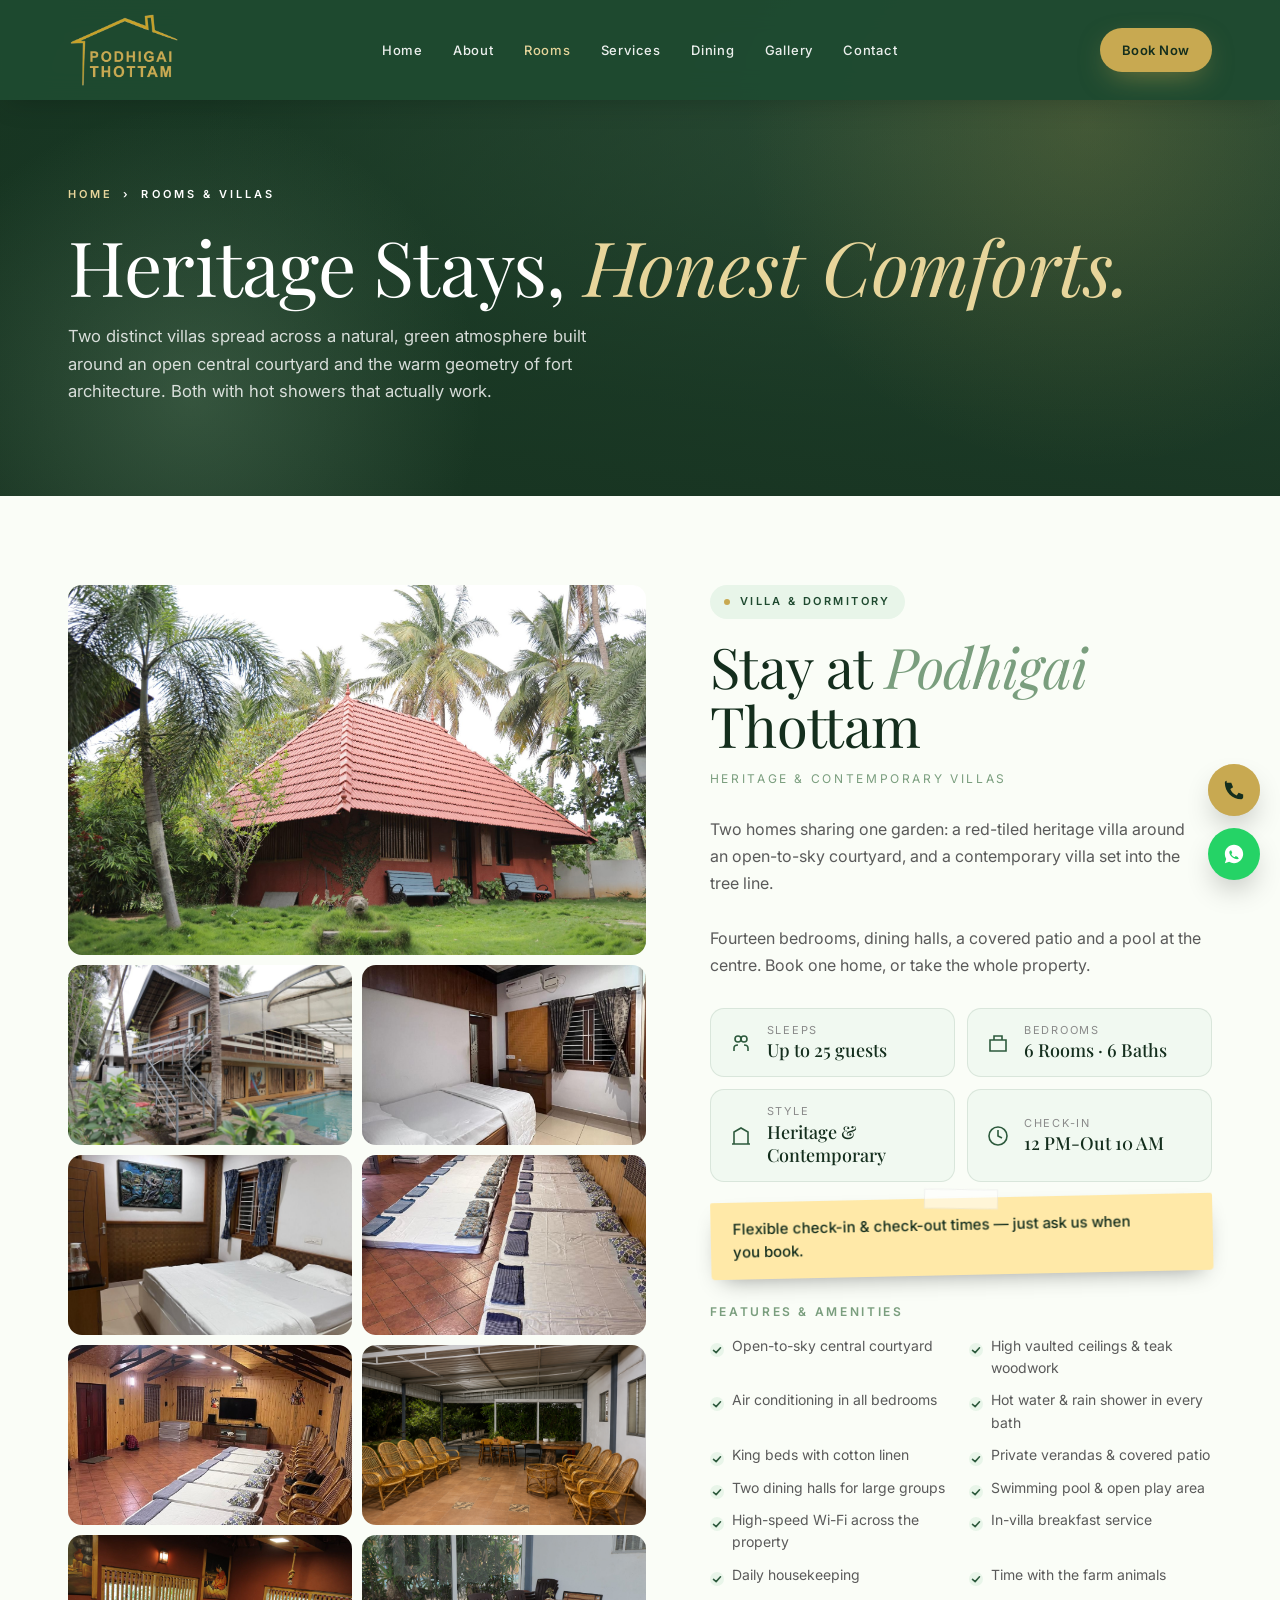
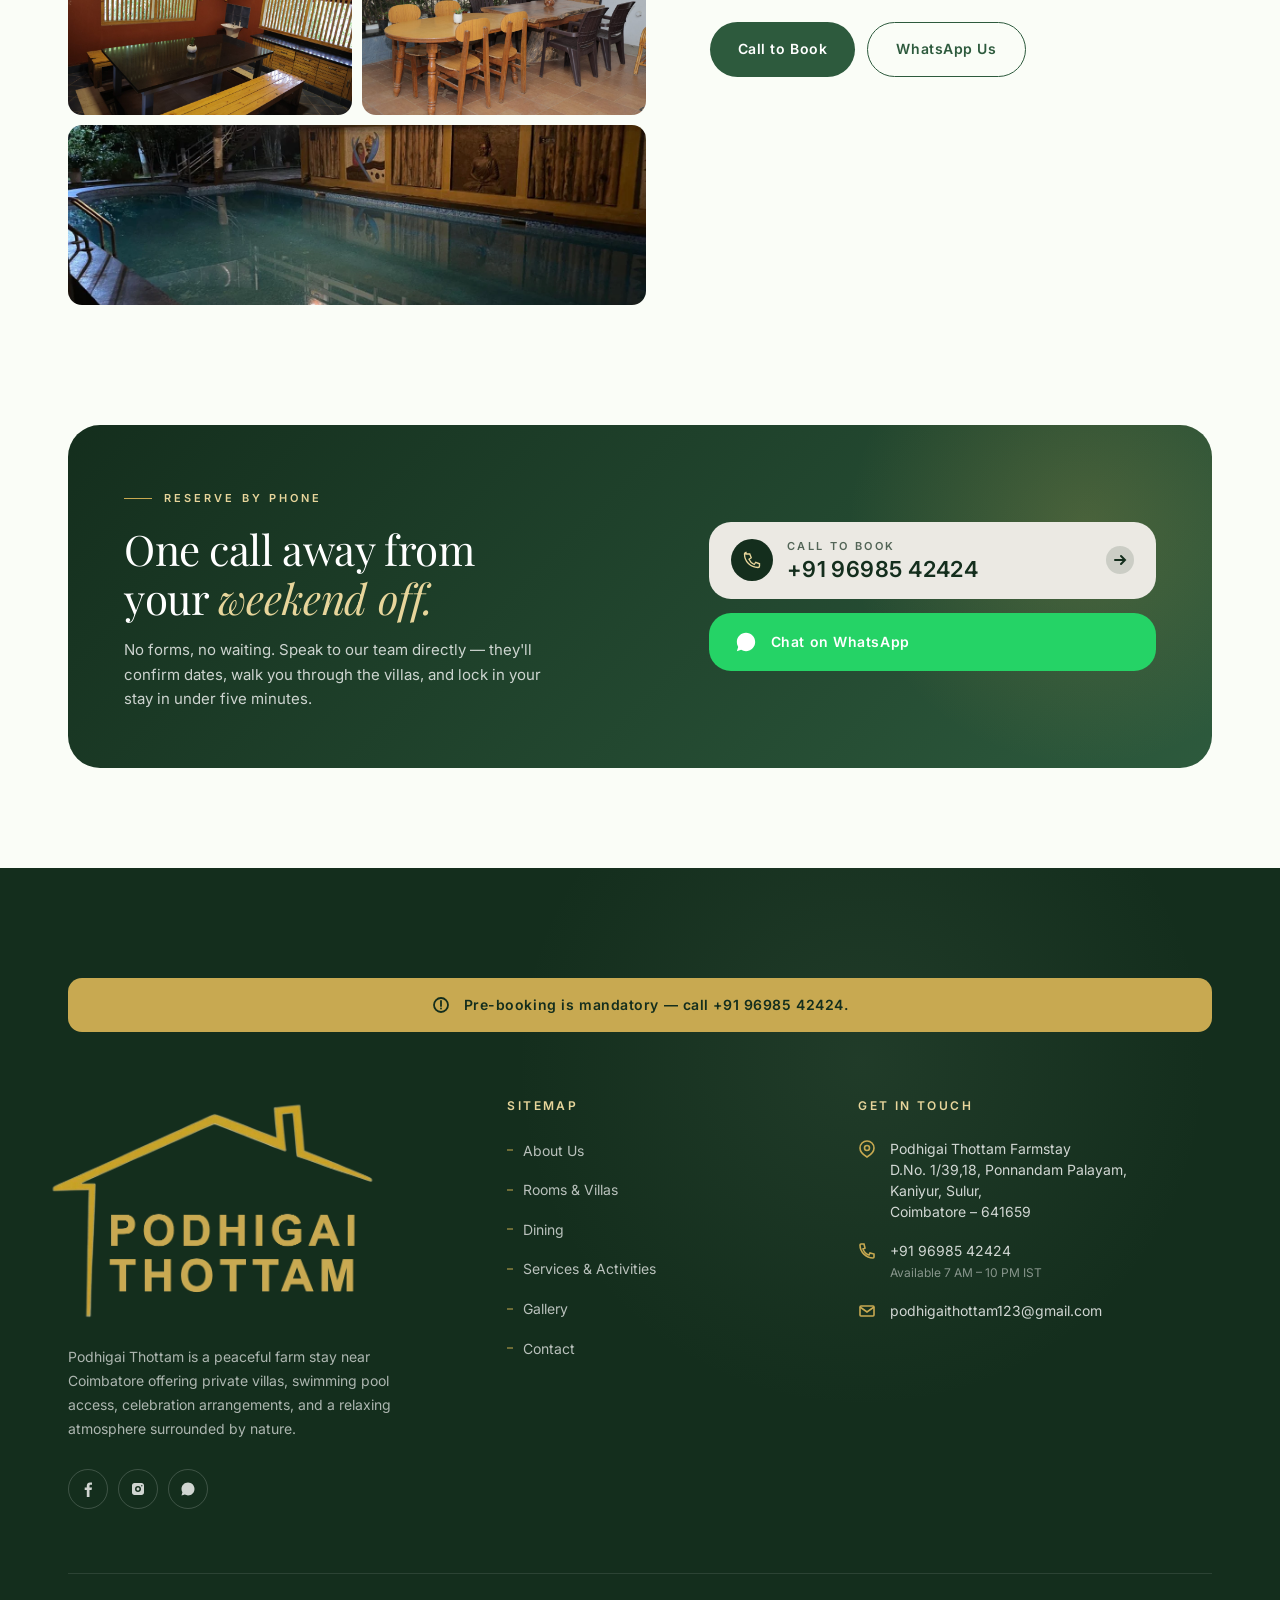
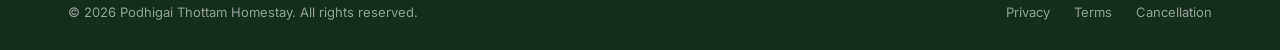
<file: podhigai thottam/pages/rooms.html>
<!doctype html>
<html lang="en">
<head>
<meta charset="utf-8" />
<meta name="viewport" content="width=device-width, initial-scale=1" />
<title>Rooms & Villas — Podhigai Thottam</title>
<meta name="description" content="Private heritage villas at Podhigai Thottam in Kaniyur, Sulur — a peaceful farm stay near Coimbatore with swimming pool, celebration setups and farm experiences." />
<link rel="preconnect" href="https://fonts.googleapis.com">
<link rel="preconnect" href="https://fonts.gstatic.com" crossorigin>
<link rel="preconnect" href="https://lh3.googleusercontent.com" crossorigin>
<link rel="dns-prefetch" href="https://lh3.googleusercontent.com">
<link href="https://fonts.googleapis.com/css2?family=Playfair+Display:ital,wght@0,400;0,500;0,600;1,400;1,500&family=Inter:wght@400;500;600;700&family=JetBrains+Mono:wght@400;500&display=swap" rel="stylesheet">
<link rel="stylesheet" href="../styles.css" />
<link rel="stylesheet" href="../pages.css" />
<!-- __OG_INJECTED__ favicon / Open Graph / Twitter / JSON-LD -->
<link rel="canonical" href="https://podhigaithottam.com/pages/rooms.html" />
<link rel="icon" type="image/png" sizes="32x32" href="../favicon-32.png" />
<link rel="icon" type="image/png" sizes="512x512" href="../favicon-512.png" />
<link rel="apple-touch-icon" href="../favicon-180.png" />
<meta name="theme-color" content="#2D5A3D" />
<meta property="og:type" content="website" />
<meta property="og:site_name" content="Podhigai Thottam" />
<meta property="og:title" content="Rooms &amp; Villas — Podhigai Thottam" />
<meta property="og:description" content="Private heritage villas at Podhigai Thottam in Kaniyur, Sulur — a peaceful farm stay near Coimbatore with swimming pool, celebration setups and farm experiences." />
<meta property="og:url" content="https://podhigaithottam.com/pages/rooms.html" />
<meta property="og:image" content="https://podhigaithottam.com/assets/og-image.jpg" />
<meta property="og:image:width" content="1200" />
<meta property="og:image:height" content="630" />
<meta name="twitter:card" content="summary_large_image" />
<meta name="twitter:title" content="Rooms &amp; Villas — Podhigai Thottam" />
<meta name="twitter:description" content="Private heritage villas at Podhigai Thottam in Kaniyur, Sulur — a peaceful farm stay near Coimbatore with swimming pool, celebration setups and farm experiences." />
<meta name="twitter:image" content="https://podhigaithottam.com/assets/og-image.jpg" />
<script type="application/ld+json">
{
  "@context": "https://schema.org",
  "@type": "Resort",
  "name": "Podhigai Thottam Homestay",
  "description": "A peaceful farm stay near Coimbatore offering private villas, swimming pool access, celebration arrangements and a relaxing atmosphere surrounded by nature.",
  "url": "https://podhigaithottam.com/",
  "telephone": "+91-96985-42424",
  "email": "podhigaithottam123@gmail.com",
  "image": "https://podhigaithottam.com/assets/og-image.jpg",
  "logo": "https://podhigaithottam.com/assets/logo-full.webp",
  "priceRange": "₹₹",
  "address": {
    "@type": "PostalAddress",
    "streetAddress": "D.No. 1/39,18, Ponnandam Palayam, Kaniyur, Sulur",
    "addressLocality": "Coimbatore",
    "addressRegion": "Tamil Nadu",
    "postalCode": "641659",
    "addressCountry": "IN"
  },
  "geo": {
    "@type": "GeoCoordinates",
    "latitude": 11.1141585,
    "longitude": 77.13944
  },
  "openingHours": "Mo-Su 07:00-22:00",
  "amenityFeature": [
    {
      "@type": "LocationFeatureSpecification",
      "name": "Private Villas",
      "value": true
    },
    {
      "@type": "LocationFeatureSpecification",
      "name": "Swimming Pool",
      "value": true
    },
    {
      "@type": "LocationFeatureSpecification",
      "name": "Farm Stay",
      "value": true
    },
    {
      "@type": "LocationFeatureSpecification",
      "name": "Celebration Setup",
      "value": true
    },
    {
      "@type": "LocationFeatureSpecification",
      "name": "A/C Meeting Hall",
      "value": true
    },
    {
      "@type": "LocationFeatureSpecification",
      "name": "Free Car Parking",
      "value": true
    },
    {
      "@type": "LocationFeatureSpecification",
      "name": "Family Friendly",
      "value": true
    },
    {
      "@type": "LocationFeatureSpecification",
      "name": "Free Wi-Fi",
      "value": true
    }
  ],
  "sameAs": [
    "https://www.instagram.com/podhigai8"
  ]
}
</script>
</head>
<body class="has-page-hero" data-page="rooms" data-screen-label="Rooms">
<a class="skip-link" href="#main">Skip to main content</a>

<svg width="0" height="0" style="position:absolute" aria-hidden="true">
      <defs>
        <symbol id="leaf-fill" viewBox="0 0 64 64">
          <path d="M44 6 C24 8, 8 24, 8 46 C8 54, 14 58, 22 58 C42 56, 58 40, 58 18 C58 10, 52 6, 44 6 Z" fill-rule="evenodd"/>
          <path d="M14 54 C24 38, 38 22, 56 10" stroke="currentColor" stroke-width="1.5" fill="none" opacity="0.4" stroke-linecap="round"/>
        </symbol>
        <symbol id="house-mark" viewBox="0 0 140 90">
          <path d="M 12 88 L 12 50 L 70 14 L 96 30 L 96 18 L 110 18 L 110 38 L 128 50"
                fill="none" stroke="currentColor" stroke-width="3.5"
                stroke-linecap="square" stroke-linejoin="miter" stroke-miterlimit="4" />
        </symbol>
      </defs>
    </svg>
<header class="nav is-scrolled" id="nav">
      <div class="container nav__inner">
        <a href="../index.html" class="nav__logo" aria-label="Podhigai Thottam">
          <img src="../assets/logo-full.webp" class="nav__house-img" alt="Podhigai Thottam" decoding="async" />
        </a>
        <nav>
          <ul class="nav__menu">
            <li><a href="../index.html">Home</a></li>
            <li><a href="about.html" data-page="about">About</a></li>
            <li><a href="rooms.html" data-page="rooms">Rooms</a></li>
            <li><a href="services.html" data-page="services">Services</a></li>
            <li><a href="dining.html" data-page="dining">Dining</a></li>
            <li><a href="gallery.html" data-page="gallery">Gallery</a></li>
            <li><a href="contact.html" data-page="contact">Contact</a></li>
          </ul>
        </nav>
        <a href="tel:+919698542424" class="btn btn--gold nav__cta">Book Now</a>
        <button class="nav__burger" aria-label="Menu"><span></span><span></span><span></span></button>
      </div>
    </header>

<main id="main" tabindex="-1">

  <!-- ============== PAGE HERO ============== -->
  <section class="page-hero">
    <div class="container">
      <div class="page-hero__crumb reveal">
        <a href="../index.html">Home</a>
        <span>›</span>
        <span>Rooms & Villas</span>
      </div>
      <h1 class="page-hero__title reveal delay-1">Heritage Stays, <em>Honest Comforts.</em></h1>
      <p class="page-hero__sub reveal delay-2">
        Two distinct villas spread across a natural, green atmosphere built around an open central courtyard
        and the warm geometry of fort architecture. Both with hot showers that actually work.
      </p>
    </div>
  </section>

  <!-- ============== ROOMS — SINGLE COMBINED BLOCK ============== -->
  <section class="room-detail" id="rooms">
    <div class="container">
      <div class="room-detail__grid">

        <div class="room-gallery reveal">
          <div class="rg-item main rg-item--photo" data-label="Terracotta villa exterior" style="background-image: url('../assets/terracotta-villa-exterior.jpg'); background-position: right center"></div>
          <div class="rg-item rg-item--photo" data-label="Cabin &amp; poolside exterior" style="background-image: url('../assets/canopy-exterior.jpg'); background-position: left center"></div>
          <div class="rg-item rg-item--photo" data-label="AC bedroom with teak" style="background-image: url('../assets/terracotta-bedroom.jpeg');"></div>
          <div class="rg-item rg-item--photo" data-label="Family suite interior" style="background-image: url('../assets/canopy-bedroom.jpeg');"></div>
          <div class="rg-item rg-item--photo" data-label="Group hall with TV" style="background-image: url('../assets/terracotta-hall.jpeg'); background-position: center center"></div>
          <div class="rg-item rg-item--photo" data-label="Timber group hall" style="background-image: url('../assets/canopy-hall.jpeg');"></div>
          <div class="rg-item rg-item--photo" data-label="Covered patio lounge" style="background-image: url('../assets/covered-patio-lounge.png');"></div>
          <div class="rg-item rg-item--photo" data-label="Dining hall with mural" style="background-image: url('../assets/canopy-dining.jpg');"></div>
          <div class="rg-item rg-item--photo" data-label="Garden-view dining" style="background-image: url('../assets/canopy-lounge.jpg');"></div>
          <div class="rg-item rg-item--photo" data-label="Pool at night" style="background-image: url('../assets/pool-night.webp'); background-position: center center"></div>
        </div>

        <div class="reveal delay-1">
          <div class="room-detail__head">
            <span class="room-detail__badge"><i></i>Villa &amp; Dormitory</span>
            <h2 class="room-detail__title">Stay at <em>Podhigai</em> Thottam</h2>
            <div class="room-detail__sub">Heritage &amp; Contemporary Villas</div>
          </div>

          <p class="room-detail__desc">
            Two homes sharing one garden: a red-tiled heritage villa around an open-to-sky
            courtyard, and a contemporary villa set into the tree line.
          </p>
          <p class="room-detail__desc">
            Fourteen bedrooms, dining halls, a covered patio and a pool at the centre. Book
            one home, or take the whole property.
          </p>

          <div class="room-spec">
            <div class="room-spec__item">
              <svg viewBox="0 0 24 24"><circle cx="9" cy="8" r="3"/><circle cx="15" cy="8" r="3"/><path d="M5 20 L5 17 C5 15, 7 14, 9 14 M19 20 L19 17 C19 15, 17 14, 15 14"/></svg>
              <div><div class="k">Sleeps</div><div class="v">Up to 25 guests</div></div>
            </div>
            <div class="room-spec__item">
              <svg viewBox="0 0 24 24"><path d="M4 14 L4 20 L20 20 L20 14 M4 14 L4 9 L20 9 L20 14 M8 9 L8 5 L16 5 L16 9"/></svg>
              <div><div class="k">Bedrooms</div><div class="v">6 Rooms · 6 Baths</div></div>
            </div>
            <div class="room-spec__item">
              <svg viewBox="0 0 24 24"><path d="M3 20 L21 20 M5 20 L5 8 L12 4 L19 8 L19 20"/></svg>
              <div><div class="k">Style</div><div class="v">Heritage &amp; Contemporary</div></div>
            </div>
            <div class="room-spec__item">
              <svg viewBox="0 0 24 24"><circle cx="12" cy="12" r="9"/><path d="M12 6 L12 12 L16 14"/></svg>
              <div><div class="k">Check-in</div><div class="v">12 PM-Out 10 AM</div></div>
            </div>
            <div class="room-spec__note">Flexible check-in &amp; check-out times — just ask us when you book.</div>
          </div>

          <div class="room-features">
            <h3>Features &amp; Amenities</h3>
            <ul class="room-features__list">
              <li>Open-to-sky central courtyard</li>
              <li>High vaulted ceilings &amp; teak woodwork</li>
              <li>Air conditioning in all bedrooms</li>
              <li>Hot water &amp; rain shower in every bath</li>
              <li>King beds with cotton linen</li>
              <li>Private verandas &amp; covered patio</li>
              <li>Two dining halls for large groups</li>
              <li>Swimming pool &amp; open play area</li>
              <li>High-speed Wi-Fi across the property</li>
              <li>In-villa breakfast service</li>
              <li>Daily housekeeping</li>
              <li>Time with the farm animals</li>
            </ul>
          </div>

          <div class="room-detail__cta">
            <a href="tel:+919698542424" class="btn btn--forest">Call to Book</a>
            <a href="https://wa.me/919698542424?text=Hi%2C%20I%27d%20like%20to%20book%20a%20stay%20at%20Podhigai%20Thottam" target="_blank" rel="noopener" class="btn btn--outline">WhatsApp Us</a>
          </div>
        </div>

      </div>
    </div>
  </section>

  <!-- ============== BOOKING STRIP ============== -->
  <section style="padding: 30px 0 100px;">
    <div class="container">
      <div class="booking-strip reveal">
        <div class="booking-strip__inner">
          <div>
            <div class="booking-strip__eyebrow">Reserve By Phone</div>
            <h2>One call away from your <em>weekend off.</em></h2>
            <p>No forms, no waiting. Speak to our team directly — they'll confirm dates, walk you through the villas, and lock in your stay in under five minutes.</p>
          </div>
          <div class="booking-actions">
            <a href="tel:+919698542424" class="booking-phone" style="background-color: rgb(235, 233, 227);">
              <span class="booking-phone__icon"><svg viewBox="0 0 24 24"><path d="M4 4 L9 4 L11 9 L8 11 C9.5 14.5, 11.5 16.5, 15 18 L17 15 L22 17 L22 20 C22 21, 21 22, 20 22 C10 22, 2 14, 2 4 C2 3, 3 2, 4 2 Z"/></svg></span>
              <span class="booking-phone__text">
                <div class="booking-phone__label">Call to Book</div>
                <div class="booking-phone__num">+91 96985 42424</div>
              </span>
              <span class="booking-phone__arrow"><svg width="14" height="14" viewBox="0 0 14 14" fill="none" stroke="currentColor" stroke-width="2" stroke-linecap="round"><path d="M2 7h10M8 3l4 4-4 4"/></svg></span>
            </a>
            <a href="https://wa.me/919698542424?text=Hi%2C%20I%27d%20like%20to%20book%20a%20stay%20at%20Podhigai%20Thottam" target="_blank" rel="noopener" class="booking-whatsapp">
              <svg viewBox="0 0 24 24"><path d="M12 2 C6.5 2, 2 6.5, 2 12 C2 14, 2.5 15.8, 3.5 17.4 L2 22 L6.7 20.5 C8.3 21.4, 10.1 22, 12 22 C17.5 22, 22 17.5, 22 12 C22 6.5, 17.5 2, 12 2 Z"/></svg>
              <span>Chat on WhatsApp</span>
            </a>
          </div>
        </div>
      </div>
    </div>
  </section>

</main>

<footer class="footer" id="contact">
      <div class="container">

        <div class="footer__notice">
          <svg viewBox="0 0 18 18" fill="none" stroke="currentColor" stroke-width="1.8" stroke-linecap="round"><circle cx="9" cy="9" r="7"/><path d="M9 5 L9 10 M9 12.5 L9 12.6"/></svg>
          Pre-booking is mandatory — call +91 96985 42424.
        </div>

        <div class="footer__grid">
          <div>
            <div class="footer__logo">
              <img src="../assets/logo-full.webp" class="footer__logo-img" alt="Podhigai Thottam" decoding="async" loading="lazy" />
            </div>
            <p class="footer__about">Podhigai Thottam is a peaceful farm stay near Coimbatore offering private villas, swimming pool access, celebration arrangements, and a relaxing atmosphere surrounded by nature.</p>
            <div class="footer__social" aria-label="Social media">
              <a href="#" aria-label="Facebook"><svg viewBox="0 0 16 16"><path d="M9.5 16 L9.5 9 L11.6 9 L12 6.5 L9.5 6.5 L9.5 5 C9.5 4.3, 9.7 3.8, 10.7 3.8 L12 3.8 L12 1.5 C11.7 1.5, 10.9 1.4, 10 1.4 C8.1 1.4, 6.8 2.6, 6.8 4.7 L6.8 6.5 L4.7 6.5 L4.7 9 L6.8 9 L6.8 16 Z"/></svg></a>
              <a href="https://www.instagram.com/podhigai8?utm_source=qr" target="_blank" rel="noopener" aria-label="Instagram"><svg viewBox="0 0 16 16"><path d="M4.5 2 C3.1 2, 2 3.1, 2 4.5 L2 11.5 C2 12.9, 3.1 14, 4.5 14 L11.5 14 C12.9 14, 14 12.9, 14 11.5 L14 4.5 C14 3.1, 12.9 2, 11.5 2 Z M11.8 4 C12.2 4, 12.5 4.3, 12.5 4.7 C12.5 5.1, 12.2 5.4, 11.8 5.4 C11.4 5.4, 11.1 5.1, 11.1 4.7 C11.1 4.3, 11.4 4, 11.8 4 Z M8 5 C9.7 5, 11 6.3, 11 8 C11 9.7, 9.7 11, 8 11 C6.3 11, 5 9.7, 5 8 C5 6.3, 6.3 5, 8 5 Z M8 6.5 C7.2 6.5, 6.5 7.2, 6.5 8 C6.5 8.8, 7.2 9.5, 8 9.5 C8.8 9.5, 9.5 8.8, 9.5 8 C9.5 7.2, 8.8 6.5, 8 6.5 Z" fill-rule="evenodd"/></svg></a>
              <a href="https://wa.me/919698542424?text=Hi%2C%20I%27d%20like%20to%20book%20a%20stay%20at%20Podhigai%20Thottam" target="_blank" rel="noopener" aria-label="WhatsApp"><svg viewBox="0 0 16 16"><path d="M8 1.5 C4.4 1.5, 1.5 4.4, 1.5 8 C1.5 9.2, 1.8 10.3, 2.4 11.3 L1.5 14.5 L4.8 13.6 C5.8 14.1, 6.9 14.4, 8 14.4 C11.6 14.4, 14.5 11.5, 14.5 7.9 C14.5 4.3, 11.6 1.5, 8 1.5 Z"/></svg></a>
            </div>
          </div>

          <div>
            <h5>Sitemap</h5>
            <ul class="footer__menu">
              <li><a href="about.html">About Us</a></li>
              <li><a href="rooms.html">Rooms & Villas</a></li>
              <li><a href="dining.html">Dining</a></li>
              <li><a href="services.html">Services & Activities</a></li>
              <li><a href="gallery.html">Gallery</a></li>
              <li><a href="contact.html">Contact</a></li>
            </ul>
          </div>

          <div>
            <h5>Get in Touch</h5>
            <div class="footer__contact-row">
              <svg viewBox="0 0 18 18"><path d="M9 1 C5.1 1, 2 4.1, 2 8 C2 13, 9 17, 9 17 C9 17, 16 13, 16 8 C16 4.1, 12.9 1, 9 1 Z"/><circle cx="9" cy="8" r="2.5"/></svg>
              <div>Podhigai Thottam Farmstay<br/>D.No. 1/39,18, Ponnandam Palayam,<br/>Kaniyur, Sulur,<br/>Coimbatore – 641659</div>
            </div>
            <div class="footer__contact-row">
              <svg viewBox="0 0 18 18"><path d="M3 2 L6 2 L7 6 L5 7 C6 10, 8 12, 11 13 L12 11 L16 12 L16 15 C16 15.5, 15.5 16, 15 16 C8 16, 2 10, 2 3 C2 2.5, 2.5 2, 3 2 Z"/></svg>
              <div><a href="tel:+919698542424">+91 96985 42424</a><br/><span style="font-size:12px;opacity:0.6;">Available 7 AM – 10 PM IST</span></div>
            </div>
            <div class="footer__contact-row">
              <svg viewBox="0 0 18 18"><rect x="2" y="4" width="14" height="10" rx="1"/><path d="M2 5 L9 10 L16 5"/></svg>
              <div><a href="mailto:podhigaithottam123@gmail.com">podhigaithottam123@gmail.com</a></div>
            </div>
          </div>
        </div>

        <div class="footer__bottom">
          <div>© 2026 Podhigai Thottam Homestay. All rights reserved.</div>
          <div style="display:flex;gap:24px;">
            <a href="#">Privacy</a>
            <a href="#">Terms</a>
            <a href="#">Cancellation</a>
          </div>
        </div>
      </div>
    </footer>

<div class="float-cta" aria-label="Quick booking">
      <a href="tel:+919698542424" class="float-cta__call" data-tip="Call to book" aria-label="Call to book">
        <svg viewBox="0 0 24 24"><path d="M4 4 L9 4 L11 9 L8 11 C9.5 14.5, 11.5 16.5, 15 18 L17 15 L22 17 L22 20 C22 21, 21 22, 20 22 C10 22, 2 14, 2 4 C2 3, 3 2, 4 2 Z"/></svg>
      </a>
      <a href="https://wa.me/919698542424?text=Hi%2C%20I%27d%20like%20to%20book%20a%20stay%20at%20Podhigai%20Thottam" target="_blank" rel="noopener" class="float-cta__wa" data-tip="WhatsApp us" aria-label="WhatsApp us">
        <svg viewBox="0 0 24 24"><path d="M12 2 C6.5 2, 2 6.5, 2 12 C2 14, 2.5 15.8, 3.5 17.4 L2 22 L6.7 20.5 C8.3 21.4, 10.1 22, 12 22 C17.5 22, 22 17.5, 22 12 C22 6.5, 17.5 2, 12 2 Z M17.4 16.3 C17.2 16.9, 16.2 17.5, 15.7 17.6 C15.2 17.7, 14.6 17.7, 13.9 17.5 C13.5 17.4, 13 17.2, 12.3 16.9 C9.7 15.8, 8 13.2, 7.9 13 C7.8 12.9, 6.9 11.7, 6.9 10.4 C6.9 9.2, 7.5 8.6, 7.7 8.4 C7.9 8.2, 8.2 8.1, 8.3 8.1 L8.8 8.1 C8.9 8.1, 9.1 8.1, 9.3 8.6 C9.5 9.1, 9.9 10.3, 10 10.4 C10 10.5, 10.1 10.7, 10 10.9 C9.9 11, 9.9 11.2, 9.7 11.3 L9.2 11.9 C9.1 12, 9 12.2, 9.1 12.4 C9.3 12.7, 9.7 13.5, 10.4 14.2 C11.4 15, 12.2 15.3, 12.5 15.4 C12.7 15.5, 12.9 15.4, 13.1 15.3 C13.2 15.1, 13.6 14.7, 13.7 14.5 C13.9 14.2, 14 14.3, 14.3 14.4 C14.5 14.5, 15.8 15.1, 16 15.2 C16.3 15.3, 16.5 15.4, 16.5 15.5 C16.6 15.6, 16.6 16, 16.4 16.3 Z"/></svg>
      </a>
    </div>

<div class="lightbox" role="dialog" aria-modal="true" aria-hidden="true" aria-label="Photo viewer">
  <button class="lightbox__close" aria-label="Close">×</button>
  <button class="lightbox__nav lightbox__nav--prev" aria-label="Previous photo">‹</button>
  <button class="lightbox__nav lightbox__nav--next" aria-label="Next photo">›</button>
  <div class="lightbox__content"></div>
</div>
<script src="_partials.js"></script>
</body>
</html>
</file>
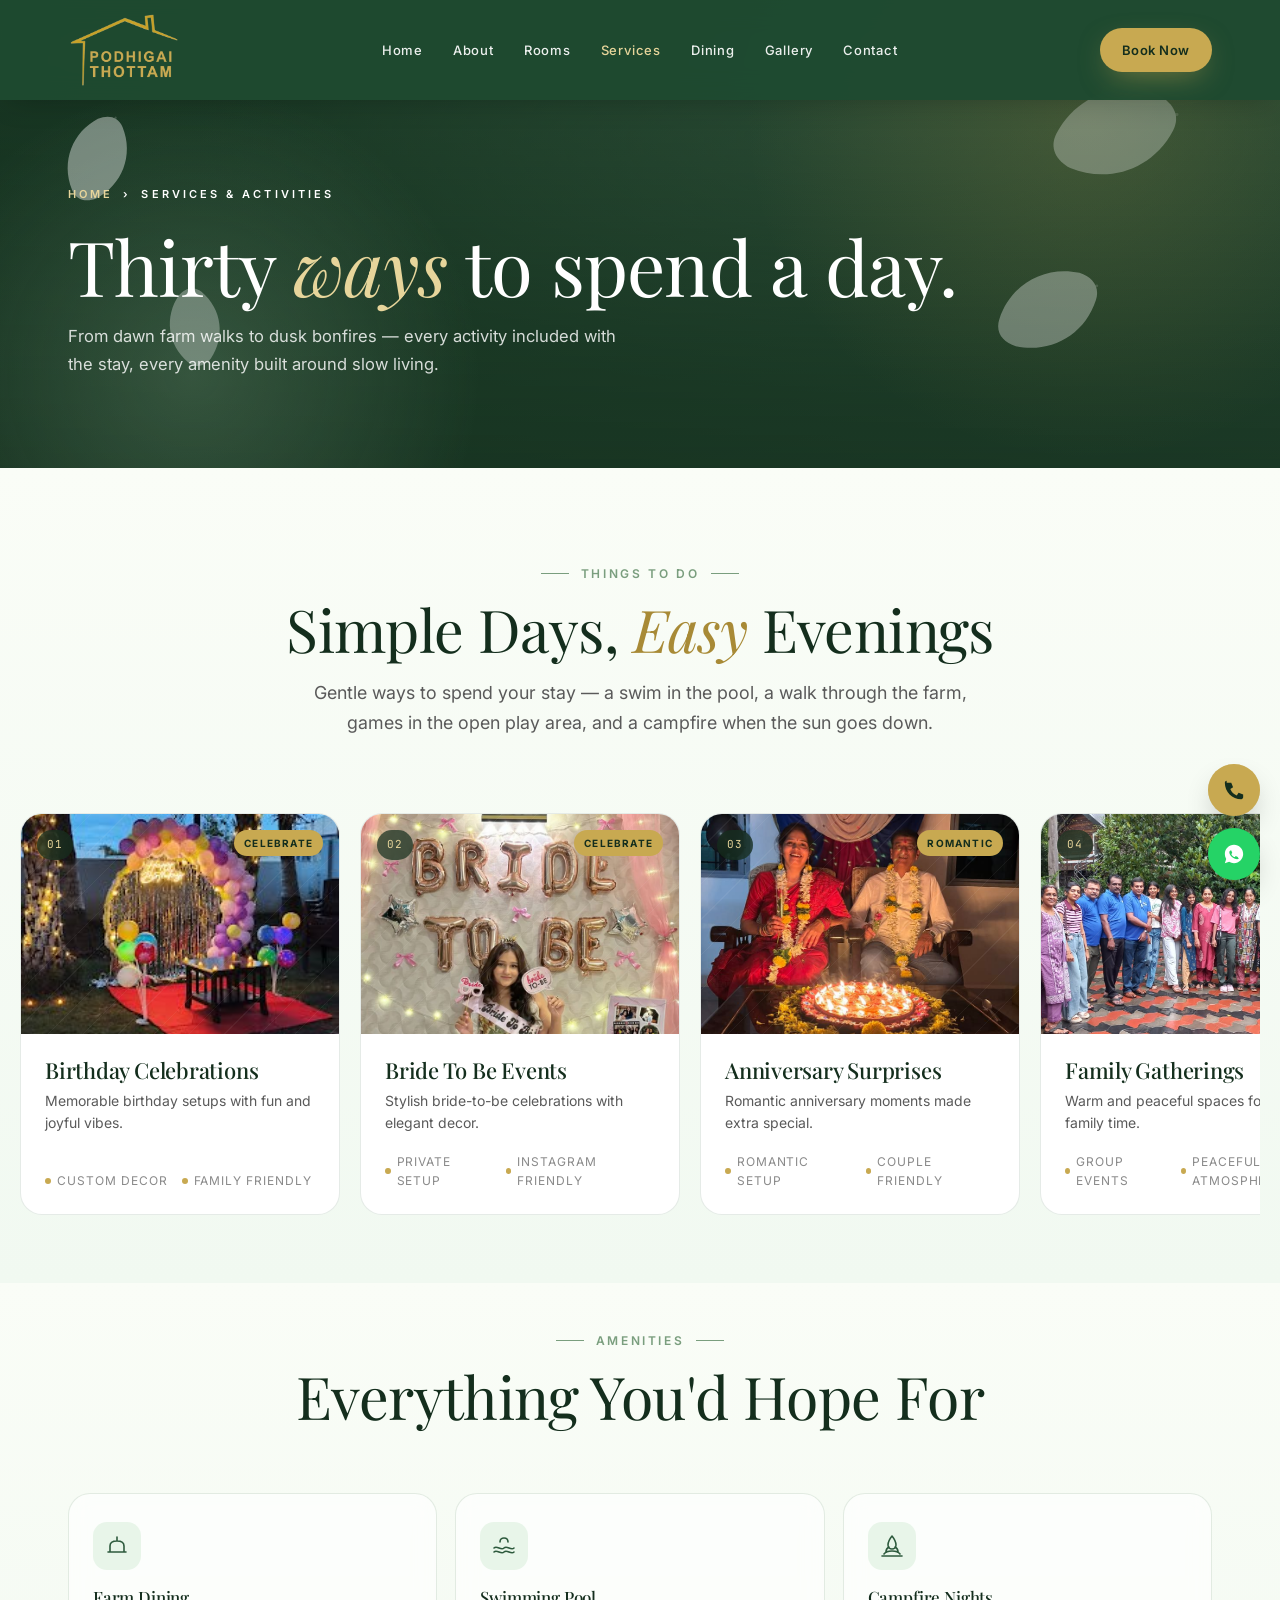
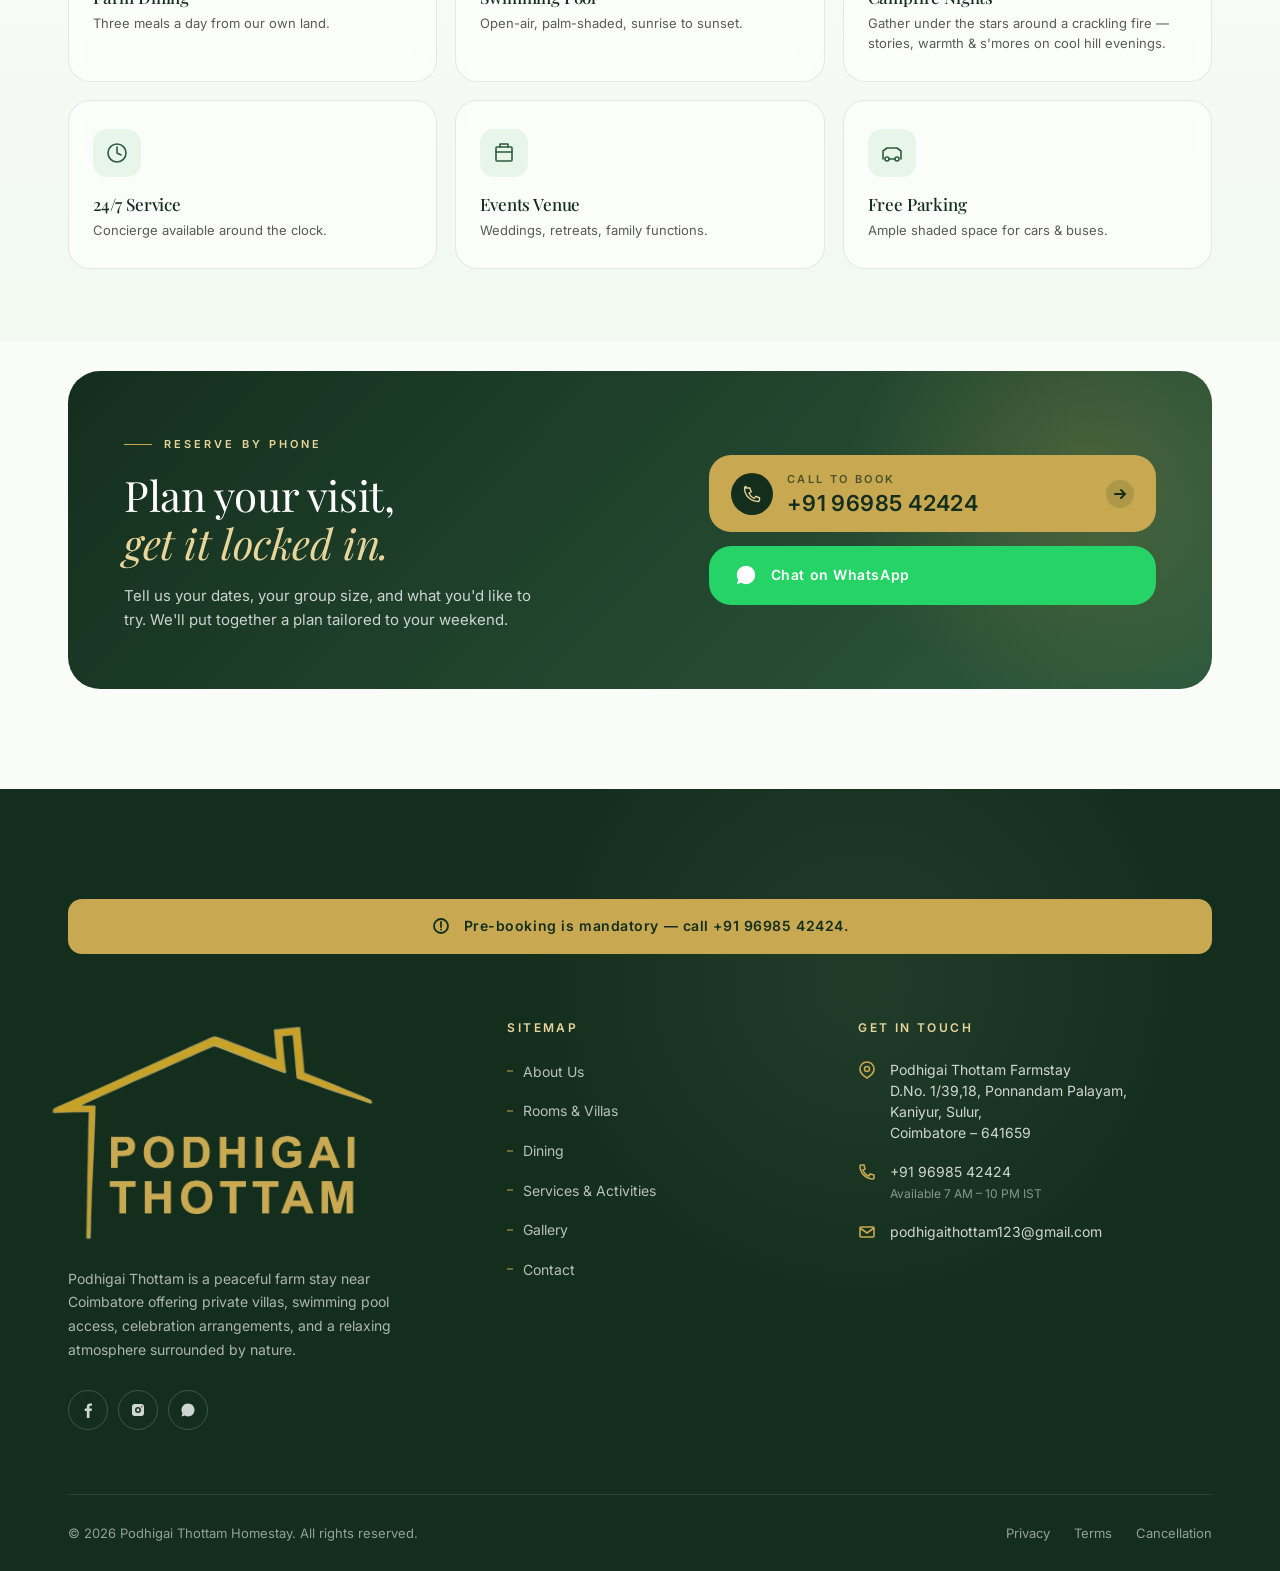
<file: podhigai thottam/pages/services.html>
<!doctype html>
<html lang="en">
<head>
<meta charset="utf-8" />
<meta name="viewport" content="width=device-width, initial-scale=1" />
<title>Services & Activities — Podhigai Thottam</title>
<meta name="description" content="Adventure activities, amenities and services at Podhigai Thottam." />
<link rel="preconnect" href="https://fonts.googleapis.com">
<link rel="preconnect" href="https://fonts.gstatic.com" crossorigin>
<link rel="preconnect" href="https://lh3.googleusercontent.com" crossorigin>
<link rel="dns-prefetch" href="https://lh3.googleusercontent.com">
<link href="https://fonts.googleapis.com/css2?family=Playfair+Display:ital,wght@0,400;0,500;0,600;1,400;1,500&family=Inter:wght@400;500;600;700&family=JetBrains+Mono:wght@400;500&display=swap" rel="stylesheet">
<link rel="stylesheet" href="../styles.css" />
<link rel="stylesheet" href="../pages.css" />
<!-- __OG_INJECTED__ favicon / Open Graph / Twitter / JSON-LD -->
<link rel="canonical" href="https://podhigaithottam.com/pages/services.html" />
<link rel="icon" type="image/png" sizes="32x32" href="../favicon-32.png" />
<link rel="icon" type="image/png" sizes="512x512" href="../favicon-512.png" />
<link rel="apple-touch-icon" href="../favicon-180.png" />
<meta name="theme-color" content="#2D5A3D" />
<meta property="og:type" content="website" />
<meta property="og:site_name" content="Podhigai Thottam" />
<meta property="og:title" content="Services &amp; Activities — Podhigai Thottam" />
<meta property="og:description" content="Adventure activities, amenities and services at Podhigai Thottam." />
<meta property="og:url" content="https://podhigaithottam.com/pages/services.html" />
<meta property="og:image" content="https://podhigaithottam.com/assets/og-image.jpg" />
<meta property="og:image:width" content="1200" />
<meta property="og:image:height" content="630" />
<meta name="twitter:card" content="summary_large_image" />
<meta name="twitter:title" content="Services &amp; Activities — Podhigai Thottam" />
<meta name="twitter:description" content="Adventure activities, amenities and services at Podhigai Thottam." />
<meta name="twitter:image" content="https://podhigaithottam.com/assets/og-image.jpg" />
<script type="application/ld+json">
{
  "@context": "https://schema.org",
  "@type": "Resort",
  "name": "Podhigai Thottam Homestay",
  "description": "A peaceful farm stay near Coimbatore offering private villas, swimming pool access, celebration arrangements and a relaxing atmosphere surrounded by nature.",
  "url": "https://podhigaithottam.com/",
  "telephone": "+91-96985-42424",
  "email": "podhigaithottam123@gmail.com",
  "image": "https://podhigaithottam.com/assets/og-image.jpg",
  "logo": "https://podhigaithottam.com/assets/logo-full.webp",
  "priceRange": "₹₹",
  "address": {
    "@type": "PostalAddress",
    "streetAddress": "D.No. 1/39,18, Ponnandam Palayam, Kaniyur, Sulur",
    "addressLocality": "Coimbatore",
    "addressRegion": "Tamil Nadu",
    "postalCode": "641659",
    "addressCountry": "IN"
  },
  "geo": {
    "@type": "GeoCoordinates",
    "latitude": 11.1141585,
    "longitude": 77.13944
  },
  "openingHours": "Mo-Su 07:00-22:00",
  "amenityFeature": [
    {
      "@type": "LocationFeatureSpecification",
      "name": "Private Villas",
      "value": true
    },
    {
      "@type": "LocationFeatureSpecification",
      "name": "Swimming Pool",
      "value": true
    },
    {
      "@type": "LocationFeatureSpecification",
      "name": "Farm Stay",
      "value": true
    },
    {
      "@type": "LocationFeatureSpecification",
      "name": "Celebration Setup",
      "value": true
    },
    {
      "@type": "LocationFeatureSpecification",
      "name": "A/C Meeting Hall",
      "value": true
    },
    {
      "@type": "LocationFeatureSpecification",
      "name": "Free Car Parking",
      "value": true
    },
    {
      "@type": "LocationFeatureSpecification",
      "name": "Family Friendly",
      "value": true
    },
    {
      "@type": "LocationFeatureSpecification",
      "name": "Free Wi-Fi",
      "value": true
    }
  ],
  "sameAs": [
    "https://www.instagram.com/podhigai8"
  ]
}
</script>
<style>
@media (min-width: 981px) {
  body[data-page="services"] .amenities__grid {
    grid-template-columns: repeat(3, 1fr);
  }
}
</style>
</head>
<body class="has-page-hero" data-page="services" data-screen-label="Services">
<a class="skip-link" href="#main">Skip to main content</a>

<svg width="0" height="0" style="position:absolute" aria-hidden="true">
      <defs>
        <symbol id="leaf-fill" viewBox="0 0 64 64">
          <path d="M44 6 C24 8, 8 24, 8 46 C8 54, 14 58, 22 58 C42 56, 58 40, 58 18 C58 10, 52 6, 44 6 Z" fill-rule="evenodd"/>
          <path d="M14 54 C24 38, 38 22, 56 10" stroke="currentColor" stroke-width="1.5" fill="none" opacity="0.4" stroke-linecap="round"/>
        </symbol>
        <symbol id="house-mark" viewBox="0 0 140 90">
          <path d="M 12 88 L 12 50 L 70 14 L 96 30 L 96 18 L 110 18 L 110 38 L 128 50"
                fill="none" stroke="currentColor" stroke-width="3.5"
                stroke-linecap="square" stroke-linejoin="miter" stroke-miterlimit="4" />
        </symbol>
      </defs>
    </svg>
<header class="nav is-scrolled" id="nav">
      <div class="container nav__inner">
        <a href="../index.html" class="nav__logo" aria-label="Podhigai Thottam">
          <img src="../assets/logo-full.webp" class="nav__house-img" alt="Podhigai Thottam" decoding="async" />
        </a>
        <nav>
          <ul class="nav__menu">
            <li><a href="../index.html">Home</a></li>
            <li><a href="about.html" data-page="about">About</a></li>
            <li><a href="rooms.html" data-page="rooms">Rooms</a></li>
            <li><a href="services.html" data-page="services">Services</a></li>
            <li><a href="dining.html" data-page="dining">Dining</a></li>
            <li><a href="gallery.html" data-page="gallery">Gallery</a></li>
            <li><a href="contact.html" data-page="contact">Contact</a></li>
          </ul>
        </nav>
        <a href="tel:+919698542424" class="btn btn--gold nav__cta">Book Now</a>
        <button class="nav__burger" aria-label="Menu"><span></span><span></span><span></span></button>
      </div>
    </header>

<main id="main" tabindex="-1">

  <!-- ============== PAGE HERO ============== -->
  <section class="page-hero">
    <svg class="page-hero__leaf l1" aria-hidden="true"><use href="#leaf-fill"></use></svg>
    <svg class="page-hero__leaf l2" aria-hidden="true"><use href="#leaf-fill"></use></svg>
    <svg class="page-hero__leaf l3" aria-hidden="true"><use href="#leaf-fill"></use></svg>
    <svg class="page-hero__leaf l4" aria-hidden="true"><use href="#leaf-fill"></use></svg>
    <div class="container">
      <div class="page-hero__crumb reveal">
        <a href="../index.html">Home</a>
        <span>›</span>
        <span>Services & Activities</span>
      </div>
      <h1 class="page-hero__title reveal delay-1">Thirty <em>ways</em> to spend a day.</h1>
      <p class="page-hero__sub reveal delay-2">
        From dawn farm walks to dusk bonfires — every activity included with the stay,
        every amenity built around slow living.
      </p>
    </div>
  </section>

  <!-- ============== ACTIVITIES ============== -->
  <section class="activities" id="activities" style="padding-bottom: 40px;">
    <div class="container">
      <div class="section-head">
        <span class="eyebrow center reveal">Things To Do</span>
        <h2 class="reveal delay-1">Simple Days, <em style="font-style:italic;color:var(--gold-deep);">Easy</em> Evenings</h2>
        <p class="lead reveal delay-2">Gentle ways to spend your stay — a swim in the pool, a walk through the farm, games in the open play area, and a campfire when the sun goes down.</p>
      </div>

      <div class="activities__rail reveal">
        <div class="act-card">
          <div class="act-card__media act-card__media--photo" style="background-image: url('../assets/birthday-celebration.jpg');"><span class="act-card__num">01</span><span class="act-card__thrill">Celebrate</span></div>
          <div class="act-card__body"><h3 class="act-card__name">Birthday Celebrations</h3><p class="act-card__desc">Memorable birthday setups with fun and joyful vibes.</p><div class="act-card__meta"><span><i></i>Custom Decor</span><span><i></i>Family Friendly</span></div></div>
        </div>
        <div class="act-card">
          <div class="act-card__media act-card__media--photo" style="background-image: url('../assets/bride-to-be.jpeg');"><span class="act-card__num">02</span><span class="act-card__thrill">Celebrate</span></div>
          <div class="act-card__body"><h3 class="act-card__name">Bride To Be Events</h3><p class="act-card__desc">Stylish bride-to-be celebrations with elegant decor.</p><div class="act-card__meta"><span><i></i>Private Setup</span><span><i></i>Instagram Friendly</span></div></div>
        </div>
        <div class="act-card">
          <div class="act-card__media act-card__media--photo" style="background-image: url('../assets/anniversary-surprise.jpeg');"><span class="act-card__num">03</span><span class="act-card__thrill">Romantic</span></div>
          <div class="act-card__body"><h3 class="act-card__name">Anniversary Surprises</h3><p class="act-card__desc">Romantic anniversary moments made extra special.</p><div class="act-card__meta"><span><i></i>Romantic Setup</span><span><i></i>Couple Friendly</span></div></div>
        </div>
        <div class="act-card">
          <div class="act-card__media act-card__media--photo" style="background-image: url('../assets/family-gathering.jpeg');"><span class="act-card__num">04</span><span class="act-card__thrill">Family</span></div>
          <div class="act-card__body"><h3 class="act-card__name">Family Gatherings</h3><p class="act-card__desc">Warm and peaceful spaces for family time.</p><div class="act-card__meta"><span><i></i>Group Events</span><span><i></i>Peaceful Atmosphere</span></div></div>
        </div>
        <div class="act-card">
          <div class="act-card__media act-card__media--photo" style="background-image: url('../assets/activity-pool.jpeg');"><span class="act-card__num">05</span><span class="act-card__thrill">Relax</span></div>
          <div class="act-card__body"><h3 class="act-card__name">Swimming Pool</h3><p class="act-card__desc">A shaded poolside to cool off and unwind under the palms.</p><div class="act-card__meta"><span><i></i>Covered Deck</span><span><i></i>All Ages</span></div></div>
        </div>
      </div>
    </div>
  </section>

  <!-- ============== AMENITIES ============== -->
  <section class="amenities" style="padding-top: 40px;">
    <div class="container">
      <div class="section-head">
        <span class="eyebrow center reveal">Amenities</span>
        <h2 class="reveal delay-1">Everything You'd Hope For</h2>
      </div>

      <div class="amenities__grid">
        <div class="am-card reveal">
          <div class="am-card__icon"><svg viewBox="0 0 24 24" fill="none" stroke="currentColor" stroke-width="1.6" stroke-linecap="round" stroke-linejoin="round"><path d="M3 18 L21 18 M5 18 L5 12 C5 9, 7 7, 12 7 C17 7, 19 9, 19 12 L19 18 M12 7 L12 3"/></svg></div>
          <h4>Farm Dining</h4><p>Three meals a day from our own land.</p>
        </div>
        <div class="am-card reveal delay-1">
          <div class="am-card__icon"><svg viewBox="0 0 24 24" fill="none" stroke="currentColor" stroke-width="1.6" stroke-linecap="round" stroke-linejoin="round"><path d="M2 14 C5 11, 9 17, 12 14 C15 11, 19 17, 22 14 M2 18 C5 15, 9 21, 12 18 C15 15, 19 21, 22 18 M8 8 C8 5, 10 4, 12 4 C14 4, 16 5, 16 8"/></svg></div>
          <h4>Swimming Pool</h4><p>Open-air, palm-shaded, sunrise to sunset.</p>
        </div>
        <div class="am-card reveal delay-3">
          <div class="am-card__icon"><svg viewBox="0 0 24 24" fill="none" stroke="currentColor" stroke-width="1.6" stroke-linecap="round" stroke-linejoin="round"><path d="M12 2 C12 2 8 7 8 11 C8 13.2 9.8 15 12 15 C14.2 15 16 13.2 16 11 C16 7 12 2 12 2Z"/><path d="M9 13 C7 14 6 16 6 18"/><path d="M15 13 C17 14 18 16 18 18"/><path d="M4 20 C4 20 6 17 12 17 C18 17 20 20 20 20"/><line x1="2" y1="22" x2="22" y2="22"/></svg></div>
          <h4>Campfire Nights</h4><p>Gather under the stars around a crackling fire — stories, warmth &amp; s'mores on cool hill evenings.</p>
        </div>
        <div class="am-card reveal">
          <div class="am-card__icon"><svg viewBox="0 0 24 24" fill="none" stroke="currentColor" stroke-width="1.6" stroke-linecap="round" stroke-linejoin="round"><circle cx="12" cy="12" r="9"/><path d="M12 6 L12 12 L16 14"/></svg></div>
          <h4>24/7 Service</h4><p>Concierge available around the clock.</p>
        </div>
        <div class="am-card reveal delay-2">
          <div class="am-card__icon"><svg viewBox="0 0 24 24" fill="none" stroke="currentColor" stroke-width="1.6" stroke-linecap="round" stroke-linejoin="round"><rect x="4" y="6" width="16" height="14" rx="1"/><path d="M8 6 L8 3 L16 3 L16 6 M4 11 L20 11"/></svg></div>
          <h4>Events Venue</h4><p>Weddings, retreats, family functions.</p>
        </div>
        <div class="am-card reveal delay-3">
          <div class="am-card__icon"><svg viewBox="0 0 24 24" fill="none" stroke="currentColor" stroke-width="1.6" stroke-linecap="round" stroke-linejoin="round"><circle cx="7" cy="18" r="2"/><circle cx="17" cy="18" r="2"/><path d="M3 18 L3 10 L7 7 L17 7 L21 10 L21 18 M9 18 L15 18"/></svg></div>
          <h4>Free Parking</h4><p>Ample shaded space for cars & buses.</p>
        </div>
      </div>
    </div>
  </section>

  <!-- ============== BOOKING STRIP ============== -->
  <section style="padding: 30px 0 100px;">
    <div class="container">
      <div class="booking-strip reveal">
        <div class="booking-strip__inner">
          <div>
            <div class="booking-strip__eyebrow">Reserve By Phone</div>
            <h2>Plan your visit, <em>get it locked in.</em></h2>
            <p>Tell us your dates, your group size, and what you'd like to try. We'll put together a plan tailored to your weekend.</p>
          </div>
          <div class="booking-actions">
            <a href="tel:+919698542424" class="booking-phone">
              <span class="booking-phone__icon"><svg viewBox="0 0 24 24"><path d="M4 4 L9 4 L11 9 L8 11 C9.5 14.5, 11.5 16.5, 15 18 L17 15 L22 17 L22 20 C22 21, 21 22, 20 22 C10 22, 2 14, 2 4 C2 3, 3 2, 4 2 Z"/></svg></span>
              <span class="booking-phone__text">
                <div class="booking-phone__label">Call to Book</div>
                <div class="booking-phone__num">+91 96985 42424</div>
              </span>
              <span class="booking-phone__arrow"><svg width="14" height="14" viewBox="0 0 14 14" fill="none" stroke="currentColor" stroke-width="2" stroke-linecap="round"><path d="M2 7h10M8 3l4 4-4 4"/></svg></span>
            </a>
            <a href="https://wa.me/919698542424?text=Hi%2C%20I%27d%20like%20to%20book%20a%20stay%20at%20Podhigai%20Thottam" target="_blank" rel="noopener" class="booking-whatsapp">
              <svg viewBox="0 0 24 24"><path d="M12 2 C6.5 2, 2 6.5, 2 12 C2 14, 2.5 15.8, 3.5 17.4 L2 22 L6.7 20.5 C8.3 21.4, 10.1 22, 12 22 C17.5 22, 22 17.5, 22 12 C22 6.5, 17.5 2, 12 2 Z"/></svg>
              <span>Chat on WhatsApp</span>
            </a>
          </div>
        </div>
      </div>
    </div>
  </section>

</main>

<footer class="footer" id="contact">
      <div class="container">

        <div class="footer__notice">
          <svg viewBox="0 0 18 18" fill="none" stroke="currentColor" stroke-width="1.8" stroke-linecap="round"><circle cx="9" cy="9" r="7"/><path d="M9 5 L9 10 M9 12.5 L9 12.6"/></svg>
          Pre-booking is mandatory — call +91 96985 42424.
        </div>

        <div class="footer__grid">
          <div>
            <div class="footer__logo">
              <img src="../assets/logo-full.webp" class="footer__logo-img" alt="Podhigai Thottam" decoding="async" loading="lazy" />
            </div>
            <p class="footer__about">Podhigai Thottam is a peaceful farm stay near Coimbatore offering private villas, swimming pool access, celebration arrangements, and a relaxing atmosphere surrounded by nature.</p>
            <div class="footer__social" aria-label="Social media">
              <a href="#" aria-label="Facebook"><svg viewBox="0 0 16 16"><path d="M9.5 16 L9.5 9 L11.6 9 L12 6.5 L9.5 6.5 L9.5 5 C9.5 4.3, 9.7 3.8, 10.7 3.8 L12 3.8 L12 1.5 C11.7 1.5, 10.9 1.4, 10 1.4 C8.1 1.4, 6.8 2.6, 6.8 4.7 L6.8 6.5 L4.7 6.5 L4.7 9 L6.8 9 L6.8 16 Z"/></svg></a>
              <a href="https://www.instagram.com/podhigai8?utm_source=qr" target="_blank" rel="noopener" aria-label="Instagram"><svg viewBox="0 0 16 16"><path d="M4.5 2 C3.1 2, 2 3.1, 2 4.5 L2 11.5 C2 12.9, 3.1 14, 4.5 14 L11.5 14 C12.9 14, 14 12.9, 14 11.5 L14 4.5 C14 3.1, 12.9 2, 11.5 2 Z M11.8 4 C12.2 4, 12.5 4.3, 12.5 4.7 C12.5 5.1, 12.2 5.4, 11.8 5.4 C11.4 5.4, 11.1 5.1, 11.1 4.7 C11.1 4.3, 11.4 4, 11.8 4 Z M8 5 C9.7 5, 11 6.3, 11 8 C11 9.7, 9.7 11, 8 11 C6.3 11, 5 9.7, 5 8 C5 6.3, 6.3 5, 8 5 Z M8 6.5 C7.2 6.5, 6.5 7.2, 6.5 8 C6.5 8.8, 7.2 9.5, 8 9.5 C8.8 9.5, 9.5 8.8, 9.5 8 C9.5 7.2, 8.8 6.5, 8 6.5 Z" fill-rule="evenodd"/></svg></a>
              <a href="https://wa.me/919698542424?text=Hi%2C%20I%27d%20like%20to%20book%20a%20stay%20at%20Podhigai%20Thottam" target="_blank" rel="noopener" aria-label="WhatsApp"><svg viewBox="0 0 16 16"><path d="M8 1.5 C4.4 1.5, 1.5 4.4, 1.5 8 C1.5 9.2, 1.8 10.3, 2.4 11.3 L1.5 14.5 L4.8 13.6 C5.8 14.1, 6.9 14.4, 8 14.4 C11.6 14.4, 14.5 11.5, 14.5 7.9 C14.5 4.3, 11.6 1.5, 8 1.5 Z"/></svg></a>
            </div>
          </div>

          <div>
            <h5>Sitemap</h5>
            <ul class="footer__menu">
              <li><a href="about.html">About Us</a></li>
              <li><a href="rooms.html">Rooms & Villas</a></li>
              <li><a href="dining.html">Dining</a></li>
              <li><a href="services.html">Services & Activities</a></li>
              <li><a href="gallery.html">Gallery</a></li>
              <li><a href="contact.html">Contact</a></li>
            </ul>
          </div>

          <div>
            <h5>Get in Touch</h5>
            <div class="footer__contact-row">
              <svg viewBox="0 0 18 18"><path d="M9 1 C5.1 1, 2 4.1, 2 8 C2 13, 9 17, 9 17 C9 17, 16 13, 16 8 C16 4.1, 12.9 1, 9 1 Z"/><circle cx="9" cy="8" r="2.5"/></svg>
              <div>Podhigai Thottam Farmstay<br/>D.No. 1/39,18, Ponnandam Palayam,<br/>Kaniyur, Sulur,<br/>Coimbatore – 641659</div>
            </div>
            <div class="footer__contact-row">
              <svg viewBox="0 0 18 18"><path d="M3 2 L6 2 L7 6 L5 7 C6 10, 8 12, 11 13 L12 11 L16 12 L16 15 C16 15.5, 15.5 16, 15 16 C8 16, 2 10, 2 3 C2 2.5, 2.5 2, 3 2 Z"/></svg>
              <div><a href="tel:+919698542424">+91 96985 42424</a><br/><span style="font-size:12px;opacity:0.6;">Available 7 AM – 10 PM IST</span></div>
            </div>
            <div class="footer__contact-row">
              <svg viewBox="0 0 18 18"><rect x="2" y="4" width="14" height="10" rx="1"/><path d="M2 5 L9 10 L16 5"/></svg>
              <div><a href="mailto:podhigaithottam123@gmail.com">podhigaithottam123@gmail.com</a></div>
            </div>
          </div>
        </div>

        <div class="footer__bottom">
          <div>© 2026 Podhigai Thottam Homestay. All rights reserved.</div>
          <div style="display:flex;gap:24px;">
            <a href="#">Privacy</a>
            <a href="#">Terms</a>
            <a href="#">Cancellation</a>
          </div>
        </div>
      </div>
    </footer>

<div class="float-cta" aria-label="Quick booking">
      <a href="tel:+919698542424" class="float-cta__call" data-tip="Call to book" aria-label="Call to book">
        <svg viewBox="0 0 24 24"><path d="M4 4 L9 4 L11 9 L8 11 C9.5 14.5, 11.5 16.5, 15 18 L17 15 L22 17 L22 20 C22 21, 21 22, 20 22 C10 22, 2 14, 2 4 C2 3, 3 2, 4 2 Z"/></svg>
      </a>
      <a href="https://wa.me/919698542424?text=Hi%2C%20I%27d%20like%20to%20book%20a%20stay%20at%20Podhigai%20Thottam" target="_blank" rel="noopener" class="float-cta__wa" data-tip="WhatsApp us" aria-label="WhatsApp us">
        <svg viewBox="0 0 24 24"><path d="M12 2 C6.5 2, 2 6.5, 2 12 C2 14, 2.5 15.8, 3.5 17.4 L2 22 L6.7 20.5 C8.3 21.4, 10.1 22, 12 22 C17.5 22, 22 17.5, 22 12 C22 6.5, 17.5 2, 12 2 Z M17.4 16.3 C17.2 16.9, 16.2 17.5, 15.7 17.6 C15.2 17.7, 14.6 17.7, 13.9 17.5 C13.5 17.4, 13 17.2, 12.3 16.9 C9.7 15.8, 8 13.2, 7.9 13 C7.8 12.9, 6.9 11.7, 6.9 10.4 C6.9 9.2, 7.5 8.6, 7.7 8.4 C7.9 8.2, 8.2 8.1, 8.3 8.1 L8.8 8.1 C8.9 8.1, 9.1 8.1, 9.3 8.6 C9.5 9.1, 9.9 10.3, 10 10.4 C10 10.5, 10.1 10.7, 10 10.9 C9.9 11, 9.9 11.2, 9.7 11.3 L9.2 11.9 C9.1 12, 9 12.2, 9.1 12.4 C9.3 12.7, 9.7 13.5, 10.4 14.2 C11.4 15, 12.2 15.3, 12.5 15.4 C12.7 15.5, 12.9 15.4, 13.1 15.3 C13.2 15.1, 13.6 14.7, 13.7 14.5 C13.9 14.2, 14 14.3, 14.3 14.4 C14.5 14.5, 15.8 15.1, 16 15.2 C16.3 15.3, 16.5 15.4, 16.5 15.5 C16.6 15.6, 16.6 16, 16.4 16.3 Z"/></svg>
      </a>
    </div>

<script src="_partials.js"></script>
</body>
</html>
</file>
<file: podhigai thottam/styles.css>
/* ============================================================
   Podhigai Thottam — peaceful farm stay near Coimbatore
   Tokens, type, layout, organic shapes
   ============================================================ */

:root {
  /* Greens */
  --forest: #2D5A3D;
  --forest-deep: #1f4a30;
  --forest-darker: #142e1d;
  --sage: #7A9E7E;
  --sage-soft: #a8c2ab;
  --mint: #E8F5E9;
  --mint-soft: #f1f9f1;

  /* Accents */
  --gold: #C8A951;
  --gold-deep: #a88a36;
  --gold-soft: #e7d59b;

  /* Neutrals */
  --bg: #FAFDF7;
  --bg-warm: #f4f1e8;
  --ink: #2C2C2C;
  --ink-soft: #5a5a5a;
  --ink-faint: #8a8a8a;
  --line: rgba(45, 90, 61, 0.12);
  --white: #ffffff;

  /* Type */
  --serif: "Playfair Display", "Cormorant Garamond", Georgia, serif;
  --sans: "Inter", "DM Sans", -apple-system, BlinkMacSystemFont, sans-serif;
  --mono: "JetBrains Mono", ui-monospace, monospace;

  /* Spacing */
  --container: 1240px;
  --gutter: clamp(20px, 4vw, 48px);
  --section-y: clamp(72px, 9vw, 128px);

  /* Radii / shadow */
  --r-sm: 8px;
  --r-md: 14px;
  --r-lg: 22px;
  --r-xl: 32px;
  --shadow-sm: 0 2px 12px rgba(20, 46, 29, 0.06);
  --shadow-md: 0 14px 40px -12px rgba(20, 46, 29, 0.16);
  --shadow-lg: 0 30px 80px -30px rgba(20, 46, 29, 0.32);
}

/* ==========================================================
   Logo wordmark — bold uppercase, gold-on-dark
   ========================================================== */
.nav__wordmark, .footer__wordmark {
  font-family: var(--sans);
  font-weight: 800;
  font-size: 17px;
  letter-spacing: 0.16em;
  text-transform: uppercase;
  display: inline-flex;
  flex-direction: column;
  line-height: 1;
  color: var(--gold);
}
.nav__wordmark em, .footer__wordmark em {
  font-weight: 800;
  color: var(--gold-soft);
  margin-top: 4px;
}
.footer__wordmark { font-size: 18px; }
.nav__house, .footer__house {
  width: 64px;
  height: 40px;
  flex-shrink: 0;
  color: var(--gold);
}
.footer__house { width: 80px; height: 52px; }
.nav__logo { gap: 14px; align-items: center; }
.footer__logo { display: inline-flex; align-items: center; gap: 14px; }

/* Tighten gap when content sections stack directly */
.rooms + .amenities,
.about + .activities,
.about + .farm,
.farm + .cuisine,
.farm + .amenities,
.amenities + .rooms,
.cuisine + .amenities,
.cuisine + .farm {
  padding-top: clamp(40px, 5vw, 64px);
}
.rooms,
.about,
.farm,
.amenities,
.activities {
  padding-bottom: clamp(48px, 6vw, 72px);
}
.rooms,
.about,
.farm,
.amenities,
.activities {
  padding-top: clamp(56px, 7vw, 88px);
}

*, *::before, *::after { box-sizing: border-box; }
html { scroll-behavior: smooth; background-color: var(--bg); }
body {
  margin: 0;
  font-family: var(--sans);
  font-size: 16px;
  line-height: 1.6;
  color: var(--ink);
  background: var(--bg);
  -webkit-font-smoothing: antialiased;
  text-rendering: optimizeLegibility;
  overflow-x: hidden;
}
img { display: block; max-width: 100%; }
button { font-family: inherit; cursor: pointer; border: none; background: none; }
a { color: inherit; text-decoration: none; }
:focus-visible { outline: 2px solid var(--gold); outline-offset: 3px; border-radius: 4px; }

/* ============================================================ Type */
.eyebrow {
  font-family: var(--sans);
  font-size: 12px;
  font-weight: 600;
  letter-spacing: 0.22em;
  text-transform: uppercase;
  color: var(--sage);
  display: inline-flex;
  align-items: center;
  gap: 12px;
}
.eyebrow::before {
  content: "";
  width: 28px;
  height: 1px;
  background: var(--sage);
}
.eyebrow.center::before, .eyebrow.center::after {
  content: "";
  width: 28px;
  height: 1px;
  background: var(--sage);
}
.eyebrow.center { justify-content: center; }

h1, h2, h3, h4 {
  font-family: var(--serif);
  font-weight: 500;
  color: var(--forest-darker);
  letter-spacing: -0.01em;
  line-height: 1.1;
  margin: 0;
  text-wrap: balance;
}
h1 { font-size: clamp(44px, 7vw, 88px); font-weight: 400; }
h2 { font-size: clamp(34px, 4.6vw, 60px); font-weight: 400; }
h3 { font-size: clamp(22px, 2.2vw, 30px); }
h4 { font-size: clamp(18px, 1.6vw, 22px); }

p { margin: 0; text-wrap: pretty; }
.lead {
  font-size: clamp(17px, 1.4vw, 19px);
  line-height: 1.65;
  color: var(--ink-soft);
  max-width: 60ch;
}

.section-head {
  text-align: center;
  max-width: 720px;
  margin: 0 auto clamp(40px, 5vw, 64px);
}
.section-head h2 { margin: 14px 0 16px; }
.section-head .lead { margin: 0 auto; }

/* ============================================================ Layout */
.container {
  width: 100%;
  max-width: var(--container);
  margin: 0 auto;
  padding: 0 var(--gutter);
}
section { position: relative; padding: var(--section-y) 0; }

/* ============================================================ Buttons */
.btn {
  display: inline-flex;
  align-items: center;
  justify-content: center;
  gap: 10px;
  padding: 15px 28px;
  border-radius: 999px;
  font-family: var(--sans);
  font-weight: 600;
  font-size: 14px;
  letter-spacing: 0.04em;
  transition: all 0.3s cubic-bezier(.2,.7,.2,1);
  white-space: nowrap;
  cursor: pointer;
}
.btn--gold {
  background: var(--gold);
  color: var(--forest-darker);
  box-shadow: 0 10px 30px -10px rgba(200, 169, 81, 0.6);
}
.btn--gold:hover { background: var(--gold-deep); transform: translateY(-2px); box-shadow: 0 16px 36px -10px rgba(200, 169, 81, 0.7); }
.btn--ghost {
  background: transparent;
  color: var(--white);
  border: 1.5px solid rgba(255,255,255,0.6);
  backdrop-filter: blur(6px);
}
.btn--ghost:hover { background: rgba(255,255,255,0.1); border-color: var(--white); }
.btn--forest {
  background: var(--forest);
  color: var(--white);
}
.btn--forest:hover { background: var(--forest-deep); transform: translateY(-2px); }
.btn--outline {
  background: transparent;
  color: var(--forest);
  border: 1.5px solid var(--forest);
}
.btn--outline:hover { background: var(--forest); color: var(--white); }
.btn--text {
  display: inline-flex;
  align-items: center;
  gap: 8px;
  font-weight: 600;
  color: var(--forest);
  border-bottom: 1px solid currentColor;
  padding-bottom: 2px;
  font-size: 14px;
  letter-spacing: 0.04em;
}
.btn--text:hover { color: var(--gold-deep); }

/* ============================================================ Nav */
.nav {
  position: fixed;
  top: 0; left: 0; right: 0;
  z-index: 100;
  padding: max(18px, env(safe-area-inset-top, 0px)) 0 18px;
  transition: all 0.35s ease;
}
.nav__inner {
  display: flex;
  align-items: center;
  justify-content: space-between;
  gap: 32px;
}
.nav__logo {
  display: flex;
  align-items: center;
  gap: 10px;
  font-family: var(--serif);
  font-size: 22px;
  font-weight: 500;
  color: var(--white);
  letter-spacing: 0.01em;
  transition: color 0.3s;
}
.nav__leaf {
  width: 24px; height: 24px;
  fill: var(--gold);
  flex-shrink: 0;
}
/* Header logo (house + wordmark as a single unit) — prominent, responsive */
.nav__house-img {
  height: 76px;
  width: auto;
  flex-shrink: 0;
  display: block;
}
.nav__menu {
  display: flex;
  gap: 30px;
  list-style: none;
  padding: 0;
  margin: 0;
}
.nav__menu a {
  font-size: 13px;
  font-weight: 500;
  letter-spacing: 0.06em;
  color: rgba(255,255,255,0.92);
  position: relative;
  padding: 6px 0;
  transition: color 0.25s;
}
.nav__menu a::after {
  content: "";
  position: absolute;
  bottom: 0; left: 0;
  width: 0;
  height: 1px;
  background: var(--gold);
  transition: width 0.3s ease;
}
.nav__menu a:hover { color: var(--gold-soft); }
.nav__menu a:hover::after { width: 100%; }
.nav__cta { padding: 12px 22px; font-size: 13px; }

.nav.is-scrolled {
  background: rgba(31, 74, 48, 0.96);
  backdrop-filter: blur(14px);
  padding: max(12px, env(safe-area-inset-top, 0px)) 0 12px;
  box-shadow: 0 8px 30px -10px rgba(0,0,0,0.25);
}

.nav__burger {
  display: none;
  width: 36px; height: 36px;
  flex-direction: column;
  justify-content: center;
  gap: 5px;
  align-items: center;
  cursor: pointer;
  background: transparent;
  border: none;
  z-index: 102;
  position: relative;
}
.nav__burger span {
  width: 22px; height: 2px;
  background: var(--white);
  transition: 0.3s ease;
  border-radius: 2px;
}
/* Open state — morph into X */
.nav.is-open .nav__burger span:nth-child(1) { transform: translateY(7px) rotate(45deg); }
.nav.is-open .nav__burger span:nth-child(2) { opacity: 0; }
.nav.is-open .nav__burger span:nth-child(3) { transform: translateY(-7px) rotate(-45deg); }

@media (max-width: 980px) {
  .nav__menu, .nav__cta { display: none; }
  .nav__burger { display: flex; }
  /* Scale the logo mark down on tablet/mobile so it stays balanced
     with the wordmark and never crowds the burger */
  .nav__house-img { height: 64px; }

  /* Mobile menu drawer */
  /* On mobile the nav must NEVER carry a backdrop-filter. A filter makes
     .nav the containing block for its position:fixed children (the drawer
     and CTA), collapsing the drawer to header height and floating the CTA
     up over the logo. The blur is a desktop-only scrolled-header flourish,
     so neutralise it here for every nav state. */
  .nav,
  .nav.is-scrolled,
  .nav.is-open {
    backdrop-filter: none;
    -webkit-backdrop-filter: none;
  }
  .nav.is-open {
    background: rgba(20, 46, 29, 0.98);
  }
  /* Keep the header (logo + burger/X) above the open drawer so it is
     never clipped and the X stays clickable */
  .nav.is-open .nav__logo { position: relative; z-index: 101; }
  .nav.is-open .nav__menu {
    display: flex;
    position: fixed;
    /* start exactly at the real nav bottom (set by JS); falls back to 74px */
    inset: var(--nav-h, 74px) 0 0 0;
    background: rgba(20, 46, 29, 0.98);
    backdrop-filter: blur(18px);
    flex-direction: column;
    align-items: stretch;
    gap: 0;
    padding: 24px 0 calc(96px + env(safe-area-inset-bottom, 0px));
    margin: 0;
    overflow-y: auto;
    -webkit-overflow-scrolling: touch;
    z-index: 99;
    animation: navDropdown 0.3s cubic-bezier(.2,.7,.2,1);
  }
  .nav.is-open .nav__menu li {
    border-bottom: 1px solid rgba(255,255,255,0.08);
  }
  .nav.is-open .nav__menu a {
    display: block;
    padding: 18px clamp(20px, 5vw, 32px);
    font-size: 14px;
    letter-spacing: 0.18em;
    color: var(--white);
  }
  .nav.is-open .nav__menu a::after { display: none; }
  .nav.is-open .nav__cta {
    display: inline-flex;
    position: fixed;
    left: 50%;
    bottom: calc(32px + env(safe-area-inset-bottom, 0px));
    transform: translateX(-50%);
    z-index: 100;
    padding: 14px 32px;
    font-size: 13px;
  }
  body.nav-is-open {
    overflow: hidden;
  }
}
@keyframes navDropdown {
  from { opacity: 0; transform: translateY(-12px); }
  to { opacity: 1; transform: translateY(0); }
}

/* ============================================================ Hero */
.hero {
  position: relative;
  min-height: 100vh;
  padding: 0;
  display: flex;
  align-items: center;
  overflow: hidden;
  color: var(--white);
}
.hero__bg {
  position: absolute;
  inset: -10% 0 0 0;
  background:
    radial-gradient(ellipse at 70% 30%, rgba(122, 158, 126, 0.4), transparent 50%),
    linear-gradient(135deg, #1a3d27 0%, #2D5A3D 40%, #3d6b4e 100%);
  z-index: 0;
}
.hero__bg::before {
  /* layered leaf silhouettes (CSS only) */
  content: "";
  position: absolute;
  inset: 0;
  background-image:
    radial-gradient(circle at 12% 88%, rgba(122,158,126,0.35), transparent 18%),
    radial-gradient(circle at 88% 12%, rgba(122,158,126,0.25), transparent 22%),
    radial-gradient(circle at 50% 60%, rgba(20,46,29,0.4), transparent 60%);
}
.hero__bg::after {
  /* film grain / texture */
  content: "";
  position: absolute;
  inset: 0;
  background-image: url("data:image/svg+xml;utf8,<svg xmlns='http://www.w3.org/2000/svg' width='200' height='200'><filter id='n'><feTurbulence baseFrequency='0.9' numOctaves='2' /><feColorMatrix values='0 0 0 0 0.15  0 0 0 0 0.25  0 0 0 0 0.18  0 0 0 0.5 0'/></filter><rect width='100%25' height='100%25' filter='url(%23n)' opacity='0.4'/></svg>");
  opacity: 0.25;
  mix-blend-mode: overlay;
}
.hero__overlay {
  position: absolute;
  inset: 0;
  background: linear-gradient(180deg, rgba(20,46,29,0.5) 0%, rgba(20,46,29,0.3) 40%, rgba(20,46,29,0.85) 100%);
  z-index: 1;
}

/* Floating leaf SVGs */
.hero__leaf {
  position: absolute;
  pointer-events: none;
  opacity: 0.5;
  fill: var(--sage-soft);
  z-index: 1;
}
.hero__leaf.l1 { top: 8%; left: 5%; width: 140px; transform: rotate(-15deg); }
.hero__leaf.l2 { top: 18%; right: 8%; width: 200px; transform: rotate(35deg); opacity: 0.3; }
.hero__leaf.l3 { bottom: 22%; left: 10%; width: 110px; transform: rotate(-45deg); opacity: 0.4; }
.hero__leaf.l4 { bottom: 8%; right: 12%; width: 170px; transform: rotate(20deg); opacity: 0.35; }

.hero__content {
  position: relative;
  z-index: 2;
  max-width: 880px;
  padding: 140px 0 200px;
}
.hero__eyebrow {
  font-family: var(--sans);
  font-size: 12px;
  font-weight: 600;
  letter-spacing: 0.32em;
  text-transform: uppercase;
  color: var(--sage-soft);
  display: inline-flex;
  align-items: center;
  gap: 14px;
  margin-bottom: 28px;
}
.hero__eyebrow::before, .hero__eyebrow::after {
  content: "";
  width: 32px; height: 1px;
  background: var(--gold);
}
.hero__heading {
  font-family: var(--serif);
  font-size: clamp(48px, 8vw, 104px);
  line-height: 1.02;
  font-weight: 400;
  color: var(--white);
  letter-spacing: -0.015em;
  margin: 0 0 28px;
}
.hero__heading em {
  font-style: italic;
  color: var(--gold-soft);
  font-weight: 300;
}
.hero__sub {
  font-size: clamp(16px, 1.4vw, 19px);
  color: rgba(255,255,255,0.9);
  max-width: 56ch;
  line-height: 1.65;
  margin-bottom: 40px;
}
.hero__ctas {
  display: flex;
  gap: 16px;
  flex-wrap: wrap;
}
.hero__scroll {
  position: absolute;
  bottom: 36px;
  left: 50%;
  transform: translateX(-50%);
  z-index: 3;
  display: flex;
  flex-direction: column;
  align-items: center;
  gap: 10px;
  color: rgba(255,255,255,0.7);
  font-size: 11px;
  letter-spacing: 0.32em;
  text-transform: uppercase;
}
.hero__scroll::after {
  content: "";
  width: 1px;
  height: 50px;
  background: linear-gradient(180deg, var(--gold), transparent);
  animation: scrollPulse 2.2s ease-in-out infinite;
}
@keyframes scrollPulse {
  0%, 100% { transform: scaleY(0.3); transform-origin: top; opacity: 0.4; }
  50% { transform: scaleY(1); opacity: 1; }
}

/* Hero meta strip floating at bottom */
.hero__meta {
  position: absolute;
  bottom: 0; left: 0; right: 0;
  z-index: 4;
  display: grid;
  grid-template-columns: repeat(4, 1fr);
  gap: 0;
  border-top: 1px solid rgba(255,255,255,0.12);
  background: rgba(20, 46, 29, 0.4);
  backdrop-filter: blur(12px);
}
.hero__meta-item {
  padding: 22px 28px;
  border-right: 1px solid rgba(255,255,255,0.1);
  text-align: left;
}
.hero__meta-item:last-child { border-right: none; }
.hero__meta-item .k {
  font-family: var(--serif);
  font-size: 28px;
  color: var(--gold-soft);
  display: block;
  line-height: 1;
  margin-bottom: 6px;
}
.hero__meta-item .v {
  font-size: 11px;
  letter-spacing: 0.18em;
  text-transform: uppercase;
  color: rgba(255,255,255,0.7);
}
@media (max-width: 760px) {
  /* Let the hero grow with content and stack content over the stats strip,
     instead of vertically centering tall content inside a 100vh box with an
     absolutely-positioned strip pinned to the bottom (which overlapped the
     CTAs). */
  .hero {
    flex-direction: column;
    align-items: stretch;
    min-height: auto;
  }
  .hero__content { padding: 120px 0 56px; }
  /* CTAs stack with their existing gap so they never overlap each other */
  .hero__ctas { flex-direction: column; align-items: flex-start; }
  /* Stats strip flows beneath the content rather than floating over it */
  .hero__meta {
    position: static;
    grid-template-columns: repeat(2, 1fr);
  }
  .hero__meta-item { border-bottom: 1px solid rgba(255,255,255,0.1); }
  .hero__scroll { display: none; }
  /* Logo enlarged ~26% on mobile for prominence (54px → 68px); aspect ratio is
     preserved via width:auto, and the flex header simply grows to fit so it
     never overlaps the burger or menu. */
  .nav__house-img { height: 68px; }
}

/* ============================================================ Curved dividers */
.divider-curve {
  position: absolute;
  left: 0; right: 0;
  height: 80px;
  pointer-events: none;
  z-index: 5;
}
.divider-curve.top { top: -1px; }
.divider-curve.bottom { bottom: -1px; transform: scaleY(-1); }
.divider-curve svg { display: block; width: 100%; height: 100%; }

/* ============================================================ Section: About */
.about { background: var(--bg); }
.about__grid {
  display: grid;
  grid-template-columns: 1fr 1.1fr;
  gap: clamp(40px, 6vw, 96px);
  align-items: center;
}
.about__copy h2 { margin: 16px 0 24px; }
.about__copy .lead { margin-bottom: 28px; }
.daylife__head{max-width:640px;margin:0 0 clamp(36px,4.5vw,58px)}
.daylife__head h2{margin:10px 0 0}
.daylife__track{position:relative;display:grid;grid-template-columns:repeat(4,1fr);gap:clamp(20px,3vw,40px)}
.daylife__line{position:absolute;left:0;right:0;top:30px;height:1px;background:linear-gradient(90deg,rgba(45,90,61,.2),rgba(45,90,61,.45),rgba(45,90,61,.2));transform:scaleX(0);transform-origin:left;animation:dayLine 1.6s cubic-bezier(.65,0,.35,1) .2s both}
@keyframes dayLine{to{transform:scaleX(1)}}
.daylife__time{font-family:'JetBrains Mono',monospace;font-size:12px;letter-spacing:.14em;color:var(--sage);margin:0 0 46px}
.daylife__item{position:relative;transition:transform .35s ease}
.daylife__item:hover{transform:translateY(-4px)}
.daylife__dot{position:absolute;top:25px;left:0;width:11px;height:11px;border-radius:50%;background:var(--forest);box-shadow:0 0 0 5px rgba(45,90,61,.12)}
.daylife__item:hover .daylife__dot{animation:dayPulse 1.6s ease-out infinite}
@keyframes dayPulse{0%{box-shadow:0 0 0 5px rgba(45,90,61,.18)}70%{box-shadow:0 0 0 16px rgba(45,90,61,0)}100%{box-shadow:0 0 0 5px rgba(45,90,61,0)}}
.daylife__title{margin-top:0;font-family:'Playfair Display',serif;font-size:clamp(18px,1.5vw,21px);color:var(--forest-darker)}
.daylife__item p{margin:8px 0 0;font-size:14.5px;line-height:1.65;text-wrap:pretty;opacity:.82}
@media(max-width:820px){.daylife__track{grid-template-columns:1fr;gap:26px}.daylife__line{left:5px;right:auto;top:0;bottom:0;width:1px;height:auto;transform:scaleY(0);transform-origin:top;animation-name:dayLineV}.daylife__item{padding-left:32px}.daylife__dot{top:4px}.daylife__time{margin-bottom:6px}.daylife__title{margin-top:6px}}
@keyframes dayLineV{to{transform:scaleY(1)}}
@media (prefers-reduced-motion:reduce){.daylife__line{transform:none;animation:none}}
.onsite{margin:0 0 clamp(30px,4vw,48px)}
.onsite__intro{max-width:620px;margin:0 0 clamp(28px,3.5vw,42px)}
.onsite__intro p{margin:12px 0 0;font-size:clamp(17px,1.6vw,21px);line-height:1.6;font-family:'Playfair Display',serif;color:var(--forest-darker);text-wrap:pretty}
.onsite__marquee{overflow:hidden;padding:10px 0;-webkit-mask-image:linear-gradient(90deg,transparent,#000 8%,#000 92%,transparent);mask-image:linear-gradient(90deg,transparent,#000 8%,#000 92%,transparent)}
.onsite__row{display:flex;align-items:center;gap:22px;width:max-content;animation:onsiteScroll 42s linear infinite}
.onsite__marquee--rev .onsite__row{animation-duration:52s;animation-direction:reverse}
.onsite__marquee:hover .onsite__row{animation-play-state:paused}
.onsite__row span{white-space:nowrap;font-family:'Playfair Display',serif;font-size:clamp(22px,3vw,40px);line-height:1.1;color:var(--forest-darker);opacity:.9;transition:color .25s ease,opacity .25s ease}
.onsite__row span:hover{color:var(--sage);opacity:1}
.onsite__row i{flex:none;width:7px;height:7px;border-radius:50%;background:var(--sage);opacity:.55}
@keyframes onsiteScroll{from{transform:translateX(0)}to{transform:translateX(-50%)}}
@media (prefers-reduced-motion:reduce){.onsite__row{animation:none}}
.intro{display:grid;grid-template-columns:1.05fr .95fr;gap:clamp(30px,5vw,68px);align-items:center;max-width:none;margin:0 0 clamp(34px,4vw,52px)}
.intro__copy{max-width:640px}
.intro__title{margin:14px 0 24px;text-wrap:balance}
.intro__lead{margin:0 0 16px;font-size:clamp(15.5px,1.3vw,17.5px);line-height:1.75;opacity:.85;text-wrap:pretty;max-width:60ch}
.intro__media{position:relative}
.intro__photo{aspect-ratio:4/3.2;border-radius:var(--r-lg,14px);background-size:cover;background-position:center;box-shadow:0 30px 60px -34px rgba(20,40,26,.6);animation:introFloat 9s ease-in-out infinite;transition:transform .6s cubic-bezier(.2,.8,.3,1)}
.intro__media:hover .intro__photo{transform:scale(1.02)}
@keyframes introFloat{0%,100%{transform:translateY(0)}50%{transform:translateY(-10px)}}
.intro__badge{position:absolute;left:-14px;bottom:26px;background:#fff;padding:16px 22px;border-radius:var(--r-md,10px);box-shadow:0 18px 40px -20px rgba(20,40,26,.5);animation:introFloat 9s ease-in-out .8s infinite}
.intro__badge-num{font-family:'Playfair Display',serif;font-size:26px;line-height:1;color:var(--forest-darker)}
.intro__badge-label{margin-top:5px;font-size:11.5px;letter-spacing:.12em;text-transform:uppercase;color:var(--sage)}
@media(max-width:900px){.intro{grid-template-columns:1fr;gap:32px}.intro__badge{left:auto;right:16px}}
@media (prefers-reduced-motion:reduce){.intro__photo,.intro__badge{animation:none}}
.stats__num--word{display:inline-block;opacity:0;filter:blur(6px);transform:translateY(10px)}
.stats.is-in .stats__num--word{animation:statWord 1.4s cubic-bezier(.2,.8,.3,1) forwards}
@keyframes statWord{60%{opacity:1;filter:blur(0);transform:translateY(0)}100%{opacity:1;filter:blur(0);transform:translateY(0)}}
@media (prefers-reduced-motion:reduce){.stats__num--word{opacity:1;filter:none;transform:none;animation:none}}
.about__sig {
  display: flex;
  align-items: center;
  gap: 16px;
  margin-top: 32px;
  padding-top: 28px;
  border-top: 1px solid var(--line);
}
.about__sig-name {
  font-family: var(--serif);
  font-size: 22px;
  color: var(--forest);
  font-style: italic;
}
.about__sig-role {
  font-size: 12px;
  letter-spacing: 0.18em;
  text-transform: uppercase;
  color: var(--ink-faint);
  margin-top: 4px;
}
.about__icons {
  display: grid;
  grid-template-columns: repeat(3, 1fr);
  gap: 14px;
}
.icon-card {
  aspect-ratio: 1;
  border-radius: var(--r-lg);
  background: linear-gradient(165deg, var(--mint-soft) 0%, var(--white) 100%);
  border: 1px solid var(--line);
  padding: 22px 18px;
  display: flex;
  flex-direction: column;
  justify-content: space-between;
  transition: all 0.35s ease;
  position: relative;
  overflow: hidden;
}
.icon-card::before {
  content: "";
  position: absolute;
  inset: 0;
  background: radial-gradient(circle at 80% 20%, var(--mint) 0%, transparent 60%);
  opacity: 0;
  transition: opacity 0.35s;
}
.icon-card:hover {
  transform: translateY(-4px);
  border-color: var(--sage);
  box-shadow: var(--shadow-md);
}
.icon-card:hover::before { opacity: 1; }
.icon-card svg {
  width: 32px; height: 32px;
  stroke: var(--forest);
  fill: none;
  stroke-width: 1.6;
  stroke-linecap: round;
  stroke-linejoin: round;
  position: relative;
  z-index: 1;
}
.icon-card__title {
  font-family: var(--serif);
  font-size: 17px;
  color: var(--forest-darker);
  position: relative;
  z-index: 1;
}
.icon-card__count {
  font-size: 10px;
  letter-spacing: 0.18em;
  text-transform: uppercase;
  color: var(--ink-faint);
  margin-top: 4px;
}
/* Mobile (phones, ≤560px): clean title-only cards that never split words.
   - hide the small description line and the icon (per request)
   - drop the 1:1 aspect lock so the card grows to fit the title (no clipping)
   - center the title; break ONLY between words, never mid-word
   - fluid font-size keeps the longest word ("Celebration") on one line: it
     stays 17px at the 560px boundary and eases down on small phones so it fits
   Typography style, colors, border-radius and the grid structure are unchanged. */
@media (max-width: 560px) {
  .icon-card {
    aspect-ratio: auto;
    min-height: 108px;
    padding: 16px 10px;
    justify-content: center;
    text-align: center;
  }
  .icon-card svg { display: none; }
  .icon-card__title {
    font-size: clamp(12px, 3.5vw, 17px);
    line-height: 1.25;
    overflow-wrap: normal;   /* only break at spaces … */
    word-break: keep-all;    /* … never inside a word */
    hyphens: none;
  }
  .icon-card__count { display: none; }
}
/* Premium, lightweight motion on mobile — entrance fade-up is provided by the
   shared .reveal system (with staggered delay-1/delay-2 on each card); here we
   just add snappy 280ms tap feedback (gentle scale + elevation). Gated on
   prefers-reduced-motion so motion-averse users are unaffected. */
@media (max-width: 560px) and (prefers-reduced-motion: no-preference) {
  .icon-card.reveal {
    transition: opacity 0.55s ease, transform 0.28s ease,
                box-shadow 0.28s ease, border-color 0.35s ease;
  }
  .icon-card.reveal:active { transform: scale(1.04); box-shadow: var(--shadow-md); }
}

@media (max-width: 880px) {
  .about__grid { grid-template-columns: 1fr; }
}

/* Stats strip */
.stats {
  margin-top: clamp(56px, 7vw, 88px);
  background: var(--forest-darker);
  color: var(--white);
  border-radius: var(--r-xl);
  padding: 44px clamp(28px, 4vw, 64px);
  display: grid;
  grid-template-columns: repeat(4, 1fr);
  gap: 28px;
  position: relative;
  overflow: hidden;
}
.stats::before {
  content: "";
  position: absolute;
  top: -40px; right: -40px;
  width: 200px; height: 200px;
  background: radial-gradient(circle, rgba(200,169,81,0.25), transparent 70%);
}
.stats__item {
  position: relative;
  z-index: 1;
  text-align: center;
  border-right: 1px solid rgba(255,255,255,0.12);
}
.stats__item:last-child { border-right: none; }
.stats__num {
  font-family: var(--serif);
  font-size: clamp(36px, 4vw, 52px);
  color: var(--gold-soft);
  font-weight: 400;
  line-height: 1;
  margin-bottom: 10px;
}
.stats__label {
  font-size: 12px;
  letter-spacing: 0.18em;
  text-transform: uppercase;
  color: rgba(255,255,255,0.75);
}
@media (max-width: 720px) {
  .stats { grid-template-columns: repeat(2, 1fr); }
  .stats__item:nth-child(2) { border-right: none; }
  .stats__item:nth-child(1), .stats__item:nth-child(2) {
    border-bottom: 1px solid rgba(255,255,255,0.12);
    padding-bottom: 24px;
  }
  .stats__item:nth-child(3), .stats__item:nth-child(4) { padding-top: 24px; }
}

/* ============================================================ Activities */
.activities {
  background: linear-gradient(180deg, var(--bg) 0%, var(--mint-soft) 100%);
  overflow: hidden;
}
.activities__rail {
  display: flex;
  gap: 20px;
  overflow-x: auto;
  scroll-snap-type: x mandatory;
  padding: 12px var(--gutter) 28px;
  margin: 0 calc(-1 * var(--gutter));
  scrollbar-width: thin;
  scrollbar-color: var(--sage) transparent;
}
.activities__rail::-webkit-scrollbar { height: 6px; }
.activities__rail::-webkit-scrollbar-track { background: transparent; }
.activities__rail::-webkit-scrollbar-thumb { background: var(--sage); border-radius: 3px; }

.act-card {
  flex: 0 0 320px;
  background: var(--white);
  border-radius: var(--r-lg);
  overflow: hidden;
  scroll-snap-align: start;
  border: 1px solid var(--line);
  transition: all 0.35s ease;
  display: flex;
  flex-direction: column;
}
.act-card:hover {
  transform: translateY(-6px);
  box-shadow: var(--shadow-lg);
  border-color: transparent;
}
.act-card__media {
  height: 220px;
  background: linear-gradient(135deg, var(--sage-soft) 0%, var(--forest) 100%);
  position: relative;
  overflow: hidden;
}
.act-card__media::after {
  content: attr(data-label);
  position: absolute;
  inset: 0;
  display: flex;
  align-items: center;
  justify-content: center;
  font-family: var(--mono);
  font-size: 11px;
  letter-spacing: 0.18em;
  color: rgba(255,255,255,0.7);
  text-transform: uppercase;
}
.act-card__media--photo {
  background-size: cover;
  background-position: center;
  background-repeat: no-repeat;
}
.act-card__media--photo::after { display: none; }
.act-card__media--photo::before {
  background-image: linear-gradient(180deg, rgba(20,46,29,0) 45%, rgba(20,46,29,0.55) 100%);
}
.act-card__media::before {
  content: "";
  position: absolute;
  inset: 0;
  background-image: repeating-linear-gradient(135deg, transparent 0, transparent 24px, rgba(255,255,255,0.05) 24px, rgba(255,255,255,0.05) 25px);
}
.act-card__num {
  position: absolute;
  top: 16px; left: 16px;
  background: rgba(20,46,29,0.7);
  backdrop-filter: blur(10px);
  color: var(--gold-soft);
  font-family: var(--mono);
  font-size: 11px;
  padding: 6px 10px;
  border-radius: 999px;
  letter-spacing: 0.1em;
}
.act-card__thrill {
  position: absolute;
  top: 16px; right: 16px;
  background: var(--gold);
  color: var(--forest-darker);
  font-size: 10px;
  font-weight: 700;
  letter-spacing: 0.12em;
  text-transform: uppercase;
  padding: 5px 10px;
  border-radius: 999px;
}
.act-card__body {
  padding: 24px;
  flex: 1;
  display: flex;
  flex-direction: column;
}
.act-card__name {
  font-family: var(--serif);
  font-size: 22px;
  color: var(--forest-darker);
  margin: 0 0 8px;
}
.act-card__desc {
  color: var(--ink-soft);
  font-size: 14px;
  line-height: 1.55;
  flex: 1;
}
.act-card__meta {
  display: flex;
  align-items: center;
  gap: 14px;
  margin-top: 18px;
  font-size: 12px;
  color: var(--ink-faint);
  letter-spacing: 0.08em;
  text-transform: uppercase;
}
.act-card__meta span { display: flex; align-items: center; gap: 6px; }
.act-card__meta i {
  width: 6px; height: 6px;
  background: var(--gold);
  border-radius: 50%;
  display: inline-block;
}

.activities__footer {
  margin-top: 32px;
  display: flex;
  align-items: center;
  justify-content: space-between;
  flex-wrap: wrap;
  gap: 20px;
}
.activities__nav {
  display: flex;
  gap: 10px;
}
.rail-btn {
  width: 46px; height: 46px;
  border-radius: 50%;
  border: 1px solid var(--line);
  background: var(--white);
  color: var(--forest);
  display: inline-flex;
  align-items: center;
  justify-content: center;
  transition: all 0.25s;
}
.rail-btn:hover { background: var(--forest); color: var(--white); border-color: var(--forest); }
.rail-btn:disabled { opacity: 0.35; cursor: not-allowed; }

/* ============================================================ Rooms */
.rooms { background: var(--bg); }
.rooms__grid {
  display: grid;
  grid-template-columns: repeat(2, 1fr);
  gap: 32px;
}
.room-card {
  position: relative;
  background: var(--white);
  border-radius: var(--r-xl);
  overflow: hidden;
  border: 1px solid var(--line);
  transition: all 0.4s ease;
}
.room-card:hover { transform: translateY(-6px); box-shadow: var(--shadow-lg); }
.room-card__media {
  height: 360px;
  position: relative;
  background: linear-gradient(160deg, #4a7858 0%, #2D5A3D 60%, #1f4a30 100%);
  overflow: hidden;
}
.room-card__media::before {
  content: "";
  position: absolute;
  inset: 0;
  background-image: repeating-linear-gradient(45deg, transparent 0 30px, rgba(255,255,255,0.04) 30px 31px);
}
.room-card__media::after {
  /* caption overlay removed — images only */
  display: none;
}
.room-card__badge {
  position: absolute;
  top: 24px; left: 24px;
  background: var(--gold);
  color: var(--forest-darker);
  font-size: 11px;
  font-weight: 700;
  letter-spacing: 0.14em;
  text-transform: uppercase;
  padding: 8px 14px;
  border-radius: 999px;
  z-index: 2;
}
.room-card__body { padding: 32px; }
.room-card__name {
  font-family: var(--serif);
  font-size: 30px;
  color: var(--forest-darker);
  margin: 0 0 8px;
}
.room-card__sub {
  font-size: 12px;
  letter-spacing: 0.18em;
  text-transform: uppercase;
  color: var(--sage);
  margin-bottom: 16px;
}
.room-card__desc {
  color: var(--ink-soft);
  font-size: 15px;
  line-height: 1.65;
  margin-bottom: 24px;
}
.room-card__amenities {
  display: flex;
  gap: 16px;
  flex-wrap: wrap;
  margin-bottom: 24px;
  padding: 18px 0;
  border-top: 1px solid var(--line);
  border-bottom: 1px solid var(--line);
}
.amenity {
  display: flex;
  align-items: center;
  gap: 8px;
  font-size: 13px;
  color: var(--ink-soft);
}
.amenity svg {
  width: 18px; height: 18px;
  stroke: var(--forest);
  fill: none;
  stroke-width: 1.6;
}
.room-card__cta {
  display: flex;
  gap: 12px;
  flex-wrap: wrap;
}
.room-card__cta .btn { padding: 12px 22px; font-size: 13px; }

@media (max-width: 880px) {
  .rooms__grid { grid-template-columns: 1fr; }
  .room-card__media { height: 280px; }
}

/* ============================================================ Farm Experience */
.farm {
  background: linear-gradient(180deg, var(--mint-soft) 0%, var(--bg) 100%);
}
.farm__grid {
  display: grid;
  grid-template-columns: repeat(3, 1fr);
  gap: 24px;
}
.farm-card {
  background: rgba(255,255,255,0.6);
  backdrop-filter: blur(12px);
  border: 1px solid rgba(122,158,126,0.25);
  border-radius: var(--r-xl);
  padding: 32px;
  text-align: center;
  transition: all 0.35s ease;
}
.farm-card:hover { transform: translateY(-6px); background: rgba(255,255,255,0.9); box-shadow: var(--shadow-md); }
.farm-card__media {
  height: 200px;
  border-radius: var(--r-md);
  background: linear-gradient(135deg, var(--sage) 0%, var(--forest) 100%);
  margin-bottom: 24px;
  position: relative;
  overflow: hidden;
}
.farm-card__media::after {
  content: none;
  position: absolute;
  inset: 0;
  display: flex;
  align-items: center;
  justify-content: center;
  font-family: var(--mono);
  font-size: 11px;
  letter-spacing: 0.16em;
  color: rgba(255,255,255,0.75);
  text-transform: uppercase;
}
.farm-card h3 { margin-bottom: 12px; }
.farm-card p { color: var(--ink-soft); font-size: 14px; line-height: 1.6; }
.farm-card__tag {
  margin-top: 18px;
  display: inline-flex;
  gap: 6px;
  font-size: 11px;
  letter-spacing: 0.14em;
  text-transform: uppercase;
  color: var(--gold-deep);
  font-weight: 600;
}
@media (max-width: 880px) { .farm__grid { grid-template-columns: 1fr; } }

/* ============================================================ Cuisine */
.cuisine { background: var(--forest-darker); color: var(--white); position: relative; overflow: hidden; }
.cuisine::before {
  content: "";
  position: absolute;
  top: -20%; left: -10%;
  width: 600px; height: 600px;
  background: radial-gradient(circle, rgba(122,158,126,0.18), transparent 70%);
}
.cuisine::after {
  content: "";
  position: absolute;
  bottom: -20%; right: -10%;
  width: 500px; height: 500px;
  background: radial-gradient(circle, rgba(200,169,81,0.15), transparent 70%);
}
.cuisine .container { position: relative; z-index: 1; }
.cuisine h2 { color: var(--white); }
.cuisine .eyebrow { color: var(--gold-soft); }
.cuisine .eyebrow::before, .cuisine .eyebrow.center::after { background: var(--gold); }
.cuisine .lead { color: rgba(255,255,255,0.75); }

.fresh-badge {
  position: absolute;
  top: 80px; right: var(--gutter);
  width: 130px; height: 130px;
  border-radius: 50%;
  background: var(--gold);
  color: var(--forest-darker);
  display: flex;
  align-items: center;
  justify-content: center;
  text-align: center;
  font-family: var(--serif);
  font-size: 13px;
  font-weight: 600;
  letter-spacing: 0.06em;
  line-height: 1.2;
  transform: rotate(-12deg);
  box-shadow: 0 20px 50px -15px rgba(200,169,81,0.5);
  z-index: 2;
  padding: 18px;
}
.fresh-badge span {
  font-size: 18px;
  display: block;
  font-weight: 500;
  margin-bottom: 2px;
}
@media (max-width: 760px) { .fresh-badge { display: none; } }

.cuisine__tabs {
  display: flex;
  gap: 8px;
  justify-content: center;
  margin-bottom: 48px;
  background: rgba(255,255,255,0.06);
  padding: 6px;
  border-radius: 999px;
  width: fit-content;
  margin-left: auto;
  margin-right: auto;
  border: 1px solid rgba(255,255,255,0.1);
}
.tab {
  padding: 12px 28px;
  border-radius: 999px;
  font-size: 13px;
  font-weight: 500;
  letter-spacing: 0.08em;
  text-transform: uppercase;
  color: rgba(255,255,255,0.7);
  transition: all 0.3s;
}
.tab.is-active { background: var(--gold); color: var(--forest-darker); }
.tab:hover:not(.is-active) { color: var(--white); }

.cuisine__panel { display: none; }
.cuisine__panel.is-active { display: grid; animation: fadeUp 0.5s ease; }
@keyframes fadeUp {
  from { opacity: 0; transform: translateY(12px); }
  to { opacity: 1; transform: translateY(0); }
}

.cuisine__panel {
  grid-template-columns: 1fr 1fr;
  gap: 56px;
  align-items: center;
}
.cuisine__menu {
  display: flex;
  flex-direction: column;
  gap: 4px;
}
.dish {
  display: flex;
  align-items: baseline;
  gap: 14px;
  padding: 18px 0;
  border-bottom: 1px dashed rgba(255,255,255,0.12);
}
.dish__num {
  font-family: var(--mono);
  font-size: 11px;
  color: var(--gold);
  letter-spacing: 0.1em;
  flex-shrink: 0;
  width: 30px;
}
.dish__name {
  font-family: var(--serif);
  font-size: 19px;
  font-style: italic;
  color: var(--white);
  flex-shrink: 0;
}
.dish__dots {
  flex: 1;
  border-bottom: 1px dotted rgba(255,255,255,0.2);
  transform: translateY(-6px);
}
.dish__desc {
  font-size: 13px;
  color: rgba(255,255,255,0.6);
  text-align: right;
  max-width: 240px;
}
.menu-note {
  margin-top: 22px;
  padding: 16px 18px;
  border-left: 2px solid var(--gold);
  background: rgba(255,255,255,0.06);
  border-radius: 0 8px 8px 0;
  font-size: 13.5px;
  line-height: 1.6;
  color: rgba(255,255,255,0.78);
  text-wrap: pretty;
}
.pref-note { align-self: center; }
.pref-note__title { font-family: "Playfair Display", "Cormorant Garamond", Georgia, serif; font-size: 26px; font-weight: 400; color: var(--white); margin: 0 0 14px; }
.pref-note p { font-size: 15px; line-height: 1.7; color: rgba(255,255,255,0.72); margin: 0 0 18px; text-wrap: pretty; }
.pref-note__list { list-style: none; margin: 0 0 18px; padding: 0; display: grid; gap: 10px; }
.pref-note__list li { position: relative; padding-left: 20px; font-size: 14.5px; line-height: 1.55; color: rgba(255,255,255,0.82); }
.pref-note__list li::before { content: ""; position: absolute; left: 0; top: 9px; width: 6px; height: 6px; border-radius: 50%; background: var(--gold); }
.pref-note__foot { font-size: 13.5px !important; color: rgba(255,255,255,0.6) !important; font-style: italic; margin: 0 !important; }
.cuisine__visual {
  position: relative;
  aspect-ratio: 4/5;
  border-radius: var(--r-xl);
  background:
    linear-gradient(135deg, rgba(122,158,126,0.4), rgba(45,90,61,0.7)),
    repeating-linear-gradient(45deg, transparent 0 14px, rgba(255,255,255,0.03) 14px 15px);
  border: 1px solid rgba(255,255,255,0.1);
  display: flex;
  align-items: flex-end;
  padding: 32px;
  overflow: hidden;
}
.cuisine__visual::after {
  content: attr(data-label);
  font-family: var(--mono);
  font-size: 11px;
  letter-spacing: 0.18em;
  color: rgba(255,255,255,0.5);
  text-transform: uppercase;
}
.cuisine__visual::before {
  content: "";
  position: absolute;
  top: 28px; right: 28px;
  width: 60px; height: 60px;
  border: 1px solid rgba(255,255,255,0.18);
  border-radius: 50%;
}
@media (max-width: 880px) {
  .cuisine__panel { grid-template-columns: 1fr; }
  .cuisine__visual { aspect-ratio: 16/10; }
  .dish__desc { display: none; }
}

/* ============================================================ Packages */
.packages { background: var(--bg); }
.packages__tabs {
  display: flex;
  gap: 8px;
  justify-content: center;
  margin-bottom: 48px;
  background: var(--mint);
  padding: 6px;
  border-radius: 999px;
  width: fit-content;
  margin-left: auto;
  margin-right: auto;
}
.packages__tabs .tab { color: var(--forest); }
.packages__tabs .tab.is-active { background: var(--forest); color: var(--white); }

.pack-panel { display: none; }
.pack-panel.is-active { display: grid; animation: fadeUp 0.5s ease; }
.pack-panel--day { grid-template-columns: repeat(2, 1fr); gap: 28px; }
.pack-panel--stay { grid-template-columns: repeat(2, 1fr); gap: 28px; }

.price-card {
  position: relative;
  background: var(--white);
  border-radius: var(--r-xl);
  border: 1px solid var(--line);
  padding: 40px 36px;
  transition: all 0.35s;
}
.price-card.featured {
  background: linear-gradient(165deg, var(--forest-darker) 0%, var(--forest) 100%);
  color: var(--white);
  border-color: transparent;
  box-shadow: var(--shadow-lg);
}
.price-card:hover { transform: translateY(-6px); }
.price-card__badge {
  position: absolute;
  top: 0; right: 36px;
  transform: translateY(-50%);
  background: var(--gold);
  color: var(--forest-darker);
  font-size: 11px;
  font-weight: 700;
  letter-spacing: 0.14em;
  text-transform: uppercase;
  padding: 8px 16px;
  border-radius: 999px;
}
.price-card__name {
  font-family: var(--serif);
  font-size: 28px;
  margin-bottom: 6px;
  color: inherit;
}
.price-card.featured .price-card__name { color: var(--white); }
.price-card__sub {
  font-size: 12px;
  letter-spacing: 0.18em;
  text-transform: uppercase;
  color: var(--sage);
  margin-bottom: 28px;
}
.price-card.featured .price-card__sub { color: var(--gold-soft); }
.price-card__price {
  display: flex;
  align-items: baseline;
  gap: 8px;
  padding: 24px 0;
  border-top: 1px solid var(--line);
  border-bottom: 1px solid var(--line);
  margin-bottom: 28px;
}
.price-card.featured .price-card__price { border-color: rgba(255,255,255,0.12); }
.price-card__price .amt {
  font-family: var(--serif);
  font-size: 54px;
  font-weight: 400;
  line-height: 1;
  color: var(--forest-darker);
}
.price-card.featured .price-card__price .amt { color: var(--gold-soft); }
.price-card__price .unit {
  font-size: 13px;
  color: var(--ink-faint);
  letter-spacing: 0.06em;
}
.price-card.featured .price-card__price .unit { color: rgba(255,255,255,0.6); }
.price-list { list-style: none; padding: 0; margin: 0 0 32px; display: flex; flex-direction: column; gap: 12px; }
.price-list li {
  display: flex;
  align-items: flex-start;
  gap: 12px;
  font-size: 14px;
  color: var(--ink-soft);
}
.price-card.featured .price-list li { color: rgba(255,255,255,0.85); }
.price-list li::before {
  content: "";
  width: 16px; height: 16px;
  flex-shrink: 0;
  margin-top: 3px;
  background: var(--mint);
  border-radius: 50%;
  background-image: url("data:image/svg+xml;utf8,<svg xmlns='http://www.w3.org/2000/svg' viewBox='0 0 16 16'><path d='M4 8.5 L7 11 L12 5.5' stroke='%232D5A3D' stroke-width='1.6' fill='none' stroke-linecap='round' stroke-linejoin='round'/></svg>");
  background-size: 16px;
}
.price-card.featured .price-list li::before {
  background-color: rgba(200,169,81,0.2);
  background-image: url("data:image/svg+xml;utf8,<svg xmlns='http://www.w3.org/2000/svg' viewBox='0 0 16 16'><path d='M4 8.5 L7 11 L12 5.5' stroke='%23E7D59B' stroke-width='1.6' fill='none' stroke-linecap='round' stroke-linejoin='round'/></svg>");
}
.price-card__min {
  font-size: 12px;
  color: var(--ink-faint);
  border-top: 1px dashed var(--line);
  padding-top: 18px;
  margin-bottom: 24px;
}
.price-card.featured .price-card__min { color: rgba(255,255,255,0.55); border-color: rgba(255,255,255,0.12); }

.packages__note {
  text-align: center;
  margin-top: 40px;
  padding: 24px 32px;
  background: linear-gradient(135deg, #FFF9EC 0%, var(--mint) 100%);
  border-radius: var(--r-md);
  font-size: 15px;
  line-height: 1.65;
  color: var(--forest-deep);
  border: 1px solid rgba(191,155,74,0.45);
  border-left: 4px solid var(--gold);
  box-shadow: 0 6px 24px rgba(45,90,61,0.10);
  text-wrap: pretty;
}
.packages__note strong { color: var(--gold-deep); letter-spacing: 0.04em; text-transform: uppercase; font-size: 12.5px; display: inline-block; margin-right: 4px; }

@media (max-width: 880px) {
  .pack-panel--day, .pack-panel--stay { grid-template-columns: 1fr; }
}

/* ============================================================ Amenities */
.amenities { background: linear-gradient(180deg, var(--bg) 0%, var(--mint-soft) 100%); }
.amenities__grid {
  display: grid;
  grid-template-columns: repeat(4, 1fr);
  gap: 18px;
}
.am-card {
  background: rgba(255,255,255,0.65);
  backdrop-filter: blur(10px);
  border: 1px solid rgba(122,158,126,0.2);
  border-radius: var(--r-lg);
  padding: 28px 24px;
  transition: all 0.3s;
  position: relative;
}
.am-card:hover { transform: translateY(-4px); background: var(--white); box-shadow: var(--shadow-md); border-color: var(--sage); }
.am-card--feature { background: var(--white); border-color: rgba(122,158,126,0.45); box-shadow: 0 4px 20px rgba(45,90,61,0.08); }
.am-card--feature::before { content: ""; position: absolute; inset: 0; border-radius: var(--r-lg); pointer-events: none; box-shadow: inset 0 0 0 1px rgba(191,155,74,0.35); }
.am-card--feature .am-card__icon { background: var(--forest); }
.am-card--feature .am-card__icon svg { stroke: var(--white); }
.am-card--feature:hover { box-shadow: 0 10px 32px rgba(45,90,61,0.16); border-color: var(--gold-deep); }
.am-card__icon {
  width: 48px; height: 48px;
  border-radius: 14px;
  background: var(--mint);
  display: flex;
  align-items: center;
  justify-content: center;
  margin-bottom: 18px;
  transition: all 0.3s;
}
.am-card:hover .am-card__icon { background: var(--forest); }
.am-card__icon svg {
  width: 24px; height: 24px;
  stroke: var(--forest);
  fill: none;
  stroke-width: 1.6;
  transition: stroke 0.3s;
}
.am-card:hover .am-card__icon svg { stroke: var(--gold-soft); }
.am-card h4 {
  margin-bottom: 6px;
  font-size: 17px;
}
.am-card p {
  font-size: 13px;
  line-height: 1.55;
  color: var(--ink-soft);
}
@media (max-width: 980px) { .amenities__grid { grid-template-columns: repeat(2, 1fr); } }

/* Highlighted feature cards (same size as the rest) */
.am-card--feature {
  background: linear-gradient(165deg, var(--forest-deep) 0%, var(--forest-darker) 100%);
  border: 1px solid rgba(200,169,81,0.6);
  box-shadow: 0 0 0 1px rgba(200,169,81,0.12), 0 0 26px -6px rgba(200,169,81,0.4);
}
.am-card--feature:hover {
  background: linear-gradient(165deg, var(--forest-deep) 0%, var(--forest-darker) 100%);
  border-color: var(--gold);
  box-shadow: 0 0 0 1px rgba(200,169,81,0.3), 0 18px 40px -16px rgba(200,169,81,0.55);
}
.am-card--feature .am-card__icon {
  width: 56px; height: 56px;
  border-radius: 50%;
  background: transparent;
  border: 1.5px solid var(--gold);
  box-shadow: 0 0 22px -6px rgba(200,169,81,0.6), inset 0 0 14px -6px rgba(200,169,81,0.4);
}
.am-card--feature:hover .am-card__icon { background: transparent; }
.am-card--feature .am-card__icon svg { width: 30px; height: 30px; stroke: var(--gold-soft); }
.am-card--feature:hover .am-card__icon svg { stroke: var(--gold-soft); }
.am-card--feature h4 { color: #fff; font-weight: 600; }
.am-card--feature p { color: rgba(255,255,255,0.82); }

/* ============================================================ Testimonials */
.testimonials { background: var(--bg); }
.testimonials__head {
  display: flex;
  justify-content: space-between;
  align-items: flex-end;
  gap: 32px;
  margin-bottom: 48px;
  flex-wrap: wrap;
}
.testimonials__head h2 { margin-top: 14px; max-width: 14ch; }
.review-badge {
  background: var(--white);
  border: 1px solid var(--line);
  border-radius: var(--r-lg);
  padding: 20px 28px;
  display: flex;
  align-items: center;
  gap: 18px;
  box-shadow: var(--shadow-sm);
}
.review-badge__score {
  font-family: var(--serif);
  font-size: 40px;
  line-height: 1;
  color: var(--forest);
}
.review-badge__stars {
  color: var(--gold);
  font-size: 14px;
  letter-spacing: 0.1em;
  margin-bottom: 4px;
}
.review-badge__label {
  font-size: 12px;
  letter-spacing: 0.1em;
  text-transform: uppercase;
  color: var(--ink-faint);
}
.review-badge__label a { color: var(--forest); border-bottom: 1px solid currentColor; }

.testimonials__grid {
  display: grid;
  grid-template-columns: repeat(3, 1fr);
  gap: 22px;
}
.t-card {
  background: var(--white);
  border-radius: var(--r-lg);
  padding: 32px;
  border: 1px solid var(--line);
  transition: all 0.3s;
  display: flex;
  flex-direction: column;
}
.t-card:hover { box-shadow: var(--shadow-md); transform: translateY(-3px); }
.t-card__stars {
  color: var(--gold);
  font-size: 14px;
  letter-spacing: 0.1em;
  margin-bottom: 14px;
}
.t-card__quote {
  font-family: var(--serif);
  font-size: 18px;
  font-style: italic;
  line-height: 1.5;
  color: var(--forest-darker);
  margin-bottom: 24px;
  flex: 1;
  text-wrap: pretty;
}
.t-card__author {
  display: flex;
  align-items: center;
  gap: 14px;
  padding-top: 18px;
  border-top: 1px solid var(--line);
}
.t-card__avatar {
  width: 40px; height: 40px;
  border-radius: 50%;
  background: linear-gradient(135deg, var(--sage), var(--forest));
  color: var(--white);
  display: flex;
  align-items: center;
  justify-content: center;
  font-family: var(--serif);
  font-size: 16px;
}
.t-card__name {
  font-weight: 600;
  font-size: 14px;
  color: var(--forest-darker);
}
.t-card__date {
  font-size: 12px;
  color: var(--ink-faint);
  letter-spacing: 0.06em;
}
@media (max-width: 980px) { .testimonials__grid { grid-template-columns: 1fr; } }

/* ============================================================ Gallery */
.gallery { background: var(--bg-warm); position: relative; overflow: hidden; }
.gallery__grid {
  display: grid;
  grid-template-columns: repeat(4, 1fr);
  grid-auto-rows: 180px;
  grid-auto-flow: dense;
  gap: 12px;
}
.g-item {
  background: linear-gradient(135deg, var(--sage-soft), var(--forest));
  border-radius: var(--r-md);
  overflow: hidden;
  position: relative;
  cursor: zoom-in;
  transition: all 0.4s ease;
}
.g-item::before {
  content: "";
  position: absolute;
  inset: 0;
  background-image: repeating-linear-gradient(45deg, transparent 0 24px, rgba(255,255,255,0.05) 24px 25px);
}
.g-item::after {
  /* text overlay removed per request — images only */
  display: none;
}
.g-item:hover { transform: scale(1.02); z-index: 2; }
.g-item:hover::after { color: var(--white); }

.g-item.tall { grid-row: span 2; }
.g-item.wide { grid-column: span 2; }
.g-item.big { grid-row: span 2; grid-column: span 2; }

.g-item__zoom {
  position: absolute;
  top: 12px; right: 12px;
  width: 32px; height: 32px;
  border-radius: 50%;
  background: rgba(255,255,255,0.2);
  backdrop-filter: blur(8px);
  display: flex;
  align-items: center;
  justify-content: center;
  opacity: 0;
  transition: opacity 0.3s;
}
.g-item:hover .g-item__zoom { opacity: 1; }
.g-item__zoom svg { width: 14px; height: 14px; stroke: white; fill: none; stroke-width: 2; }

@media (max-width: 880px) {
  .gallery__grid { grid-template-columns: repeat(2, 1fr); }
  .g-item.big { grid-row: span 1; grid-column: span 2; }
  .g-item.tall { grid-row: span 1; }
}

/* Lightbox — immersive full-screen image viewer (pure black) */
.lightbox {
  position: fixed; inset: 0; z-index: 200;
  background: #000;
  display: none;
  align-items: center;
  justify-content: center;
  padding: 0;
}
.lightbox.is-open { display: flex; animation: lbFade 0.32s ease; }
@keyframes lbFade { from { opacity: 0; } to { opacity: 1; } }
.lightbox__content {
  max-width: none; width: 100%; height: 100%;
  aspect-ratio: auto;
  background: transparent;
  border-radius: 0;
  position: relative;
  display: flex;
  align-items: center;
  justify-content: center;
  overflow: hidden;
}
.lightbox__img {
  width: auto;
  height: auto;
  max-width: 90vw;
  max-height: 90vh;
  max-height: 90dvh;
  object-fit: contain;
  display: block;
  border-radius: 4px;
  box-shadow: 0 8px 48px rgba(0,0,0,0.6);
  animation: lbZoom 0.32s cubic-bezier(.2,.7,.2,1);
}
@keyframes lbZoom { from { opacity: 0; transform: scale(0.96); } to { opacity: 1; transform: scale(1); } }
.lightbox__close {
  position: fixed;
  top: 22px; right: 24px;
  width: 46px; height: 46px;
  border-radius: 50%;
  background: rgba(255,255,255,0.12);
  color: #fff;
  font-size: 22px;
  z-index: 3;
  transition: background 0.2s ease, color 0.2s ease;
}
.lightbox__close:hover { background: var(--gold); color: var(--forest-darker); }
.lightbox__counter {
  position: fixed;
  top: 30px; right: 84px;
  z-index: 3;
  font-family: var(--mono);
  font-size: 13px;
  letter-spacing: 0.14em;
  color: rgba(255,255,255,0.92);
  pointer-events: none;
}

/* ============================================================ Footer */
.footer {
  background: var(--forest-darker);
  color: rgba(255,255,255,0.8);
  padding: clamp(72px, 9vw, 110px) 0 0;
  position: relative;
  overflow: hidden;
}
.footer::before {
  content: "";
  position: absolute;
  top: -20%; left: 40%;
  width: 700px; height: 700px;
  background: radial-gradient(circle, rgba(122,158,126,0.12), transparent 70%);
}

.footer__notice {
  background: var(--gold);
  color: var(--forest-darker);
  padding: 16px 24px;
  border-radius: var(--r-md);
  display: flex;
  align-items: center;
  justify-content: center;
  gap: 14px;
  font-weight: 600;
  font-size: 14px;
  letter-spacing: 0.04em;
  margin-bottom: 64px;
  position: relative;
  z-index: 1;
}
.footer__notice svg { width: 18px; height: 18px; flex-shrink: 0; }

.footer__grid {
  display: grid;
  grid-template-columns: 1.3fr 1fr 1.2fr;
  gap: 56px;
  position: relative;
  z-index: 1;
  margin-bottom: 64px;
}
.footer__logo {
  display: flex;
  align-items: center;
  gap: 12px;
  font-family: var(--serif);
  font-size: 26px;
  color: var(--white);
  margin-bottom: 20px;
}
.footer__logo svg { width: 28px; height: 28px; fill: var(--gold); }
/* Cap the footer logo to the same effective width as the description text
   below it (.footer__about is max-width: 38ch ≈ 336px), then nudge it left so
   the visible mark optically aligns with the paragraph. Applies to every
   footer site-wide (all pages share this component). */
.footer__logo-img { max-width: min(100%, 336px); margin-left: -24px; }
.footer__about {
  font-size: 14px;
  line-height: 1.7;
  color: rgba(255,255,255,0.65);
  margin-bottom: 28px;
  max-width: 38ch;
}
.footer__social {
  display: flex;
  gap: 10px;
}
.footer__social a {
  width: 40px; height: 40px;
  border-radius: 50%;
  border: 1px solid rgba(255,255,255,0.18);
  display: flex;
  align-items: center;
  justify-content: center;
  transition: all 0.25s;
}
.footer__social a:hover { background: var(--gold); border-color: var(--gold); color: var(--forest-darker); }
.footer__social svg { width: 16px; height: 16px; fill: currentColor; }

.footer h5 {
  font-family: var(--sans);
  font-size: 12px;
  font-weight: 600;
  letter-spacing: 0.2em;
  text-transform: uppercase;
  color: var(--gold-soft);
  margin: 0 0 22px;
}
.footer__contact-row {
  display: flex;
  gap: 14px;
  margin-bottom: 18px;
  font-size: 14px;
  line-height: 1.5;
  color: rgba(255,255,255,0.8);
}
.footer__contact-row svg {
  width: 18px; height: 18px;
  stroke: var(--gold);
  fill: none;
  stroke-width: 1.6;
  flex-shrink: 0;
  margin-top: 2px;
}
.footer__contact-row a { color: rgba(255,255,255,0.8); transition: color 0.2s; }
.footer__contact-row a:hover { color: var(--gold-soft); }

.footer__map {
  display: flex;
  align-items: center;
  justify-content: center;
  text-decoration: none;
  color: inherit;
  cursor: pointer;
  margin-top: 16px;
  aspect-ratio: 16/9;
  background:
    linear-gradient(135deg, rgba(255,255,255,0.04), rgba(255,255,255,0.02)),
    repeating-linear-gradient(0deg, transparent 0 22px, rgba(255,255,255,0.04) 22px 23px),
    repeating-linear-gradient(90deg, transparent 0 22px, rgba(255,255,255,0.04) 22px 23px);
  border: 1px solid rgba(255,255,255,0.08);
  border-radius: var(--r-md);
  position: relative;
  transition: all 0.3s ease;
}
.footer__map:hover {
  border-color: var(--gold);
  box-shadow: 0 10px 30px -10px rgba(200,169,81,0.3);
  transform: translateY(-2px);
}
.footer__map:hover .footer__map-pin {
  transform: rotate(-45deg) scale(1.1);
}
.footer__map-pin {
  transition: transform 0.3s ease;
}
.footer__map-pin {
  width: 36px; height: 36px;
  border-radius: 50% 50% 50% 0;
  background: var(--gold);
  transform: rotate(-45deg);
  position: relative;
}
.footer__map-pin::before {
  content: "";
  position: absolute;
  inset: 8px;
  background: var(--forest-darker);
  border-radius: 50%;
}
.footer__map-label {
  position: absolute;
  bottom: 16px; left: 16px;
  background: rgba(20,46,29,0.85);
  color: var(--white);
  font-size: 11px;
  letter-spacing: 0.14em;
  text-transform: uppercase;
  padding: 6px 12px;
  border-radius: 999px;
}

.footer__menu {
  list-style: none;
  padding: 0; margin: 0;
  display: flex;
  flex-direction: column;
  gap: 14px;
}
.footer__menu a {
  font-size: 14px;
  color: rgba(255,255,255,0.7);
  transition: all 0.2s;
  position: relative;
  padding-left: 16px;
}
.footer__menu a::before {
  content: "";
  position: absolute;
  left: 0; top: 50%;
  transform: translateY(-50%);
  width: 6px; height: 1px;
  background: var(--gold);
  transition: width 0.25s;
}
.footer__menu a:hover { color: var(--gold-soft); padding-left: 22px; }
.footer__menu a:hover::before { width: 12px; }

.footer__bottom {
  border-top: 1px solid rgba(255,255,255,0.1);
  padding: 28px 0;
  display: flex;
  justify-content: space-between;
  align-items: center;
  flex-wrap: wrap;
  gap: 16px;
  font-size: 13px;
  color: rgba(255,255,255,0.55);
}
.footer__bottom a:hover { color: var(--gold-soft); }

@media (max-width: 880px) {
  .footer__grid { grid-template-columns: 1fr; gap: 40px; }
}

/* ============================================================ Scroll reveal */
.reveal {
  opacity: 0;
  transform: translateY(28px);
  transition: opacity 0.8s ease, transform 0.8s cubic-bezier(.2,.7,.2,1);
}
.reveal.is-in { opacity: 1; transform: none; }
.reveal.delay-1 { transition-delay: 0.08s; }
.reveal.delay-2 { transition-delay: 0.16s; }
.reveal.delay-3 { transition-delay: 0.24s; }

@media (prefers-reduced-motion: reduce) {
  .reveal { opacity: 1; transform: none; transition: none; }
  html { scroll-behavior: auto; }
}

.sight{padding:clamp(70px,9vw,120px) 0}
.sight__grid{display:grid;grid-template-columns:minmax(0,1fr) minmax(0,1.05fr);gap:clamp(28px,4vw,56px);margin-top:clamp(36px,4vw,56px);align-items:start}
.sight__stick{position:sticky;top:150px;display:flex;flex-direction:column;gap:18px}
.sight__frame{position:relative;height:clamp(320px,calc(100vh - 340px),680px);border-radius:var(--r-lg,14px);overflow:hidden;background:var(--forest);box-shadow:0 30px 60px -34px rgba(20,40,26,.55)}
.sight__layer{position:absolute;inset:0;background-size:cover;background-position:center;opacity:0;transform:scale(1.08);transition:opacity .7s ease,transform 1.4s cubic-bezier(.2,.8,.3,1)}
.sight__layer.is-on{opacity:1;transform:scale(1)}
.sight__layer--blank{display:flex;align-items:center;justify-content:center;background:linear-gradient(135deg,var(--sage),var(--forest))}
.sight__layer--blank span{font-family:var(--serif);font-style:italic;font-size:clamp(26px,3vw,40px);color:#fff}
.sight__caption{position:absolute;left:0;right:0;bottom:0;display:flex;align-items:baseline;gap:14px;padding:46px 24px 20px;background:linear-gradient(transparent,rgba(10,25,15,.75));color:#fff}
.sight__cap-num{font-family:var(--mono);font-size:12px;letter-spacing:.18em;opacity:.85}
.sight__cap-name{font-family:var(--serif);font-size:clamp(20px,2vw,26px)}
.sight__cta{background:var(--white);border:1px solid var(--line);border-radius:var(--r-lg,14px);padding:20px 24px}
.sight__cta-title{font-family:var(--serif);font-size:22px;color:var(--forest-darker);margin-bottom:14px}
.sight__cta-row{display:flex;flex-wrap:wrap;gap:12px}
.sight__list{display:flex;flex-direction:column;gap:16px;padding-bottom:clamp(80px,32vh,340px)}
.sight__item{display:grid;grid-template-columns:auto minmax(0,1fr);gap:20px;padding:26px 26px;border:1px solid var(--line);border-radius:var(--r-lg,14px);background:var(--white);opacity:.55;transition:opacity .4s ease,border-color .4s ease,box-shadow .4s ease,transform .4s ease}
.sight__item.is-active{opacity:1;border-color:var(--sage);box-shadow:0 20px 40px -28px rgba(20,40,26,.45);transform:translateX(-4px)}
.sight__thumb{display:none}
.sight__num{font-family:var(--mono);font-size:12px;letter-spacing:.16em;color:var(--sage);padding-top:6px}
.sight__body h3{margin:0;font-family:var(--serif);font-size:clamp(20px,1.8vw,24px);color:var(--forest-darker);line-height:1.2}
.sight__dist{margin-top:6px;font-family:var(--mono);font-size:11.5px;letter-spacing:.14em;text-transform:uppercase;color:var(--gold-deep)}
.sight__body p{margin:10px 0 12px;font-size:15px;line-height:1.6;color:var(--ink-soft);text-wrap:pretty}
.sight__link{font-size:14px;font-weight:600;color:var(--forest);text-decoration:none;border-bottom:1px solid currentColor;padding-bottom:2px}
.sight__link:hover{color:var(--sage)}
@media(max-width:900px){.sight__grid{grid-template-columns:1fr}.sight__stick{position:static;order:2}.sight__list{padding-bottom:0}.sight__frame{display:none}.sight__item{opacity:1;transform:none;grid-template-columns:1fr}.sight__thumb{display:flex;aspect-ratio:16/10;border-radius:10px;background-size:cover;background-position:center}.sight__num{display:none}}
@media (prefers-reduced-motion:reduce){.sight__layer{transition:opacity .2s}}
</file>
<file: podhigai thottam/pages.css>
/* ============================================================
   Internal page additions — Podhigai Thottam
   Extends styles.css. Same tokens, same visual language.
   ============================================================ */

/* Page hero (smaller than homepage hero) */
.page-hero {
  position: relative;
  padding: 180px 0 90px;
  color: var(--white);
  overflow: hidden;
  background:
    linear-gradient(180deg, rgba(20,46,29,0.55) 0%, rgba(20,46,29,0.85) 100%),
    radial-gradient(ellipse at 70% 30%, rgba(122,158,126,0.35), transparent 55%),
    linear-gradient(135deg, #1a3d27 0%, #2D5A3D 50%, #3d6b4e 100%);
}
.page-hero::before {
  content: "";
  position: absolute;
  inset: 0;
  background-image:
    radial-gradient(circle at 15% 80%, rgba(122,158,126,0.3), transparent 25%),
    radial-gradient(circle at 85% 25%, rgba(200,169,81,0.18), transparent 30%);
}
.page-hero .container { position: relative; z-index: 1; }
.page-hero__crumb {
  display: inline-flex;
  align-items: center;
  gap: 10px;
  font-family: var(--sans);
  font-size: 11px;
  font-weight: 600;
  letter-spacing: 0.28em;
  text-transform: uppercase;
  color: rgba(255,255,255,0.7);
  margin-bottom: 22px;
}
.page-hero__crumb a { color: var(--gold-soft); }
.page-hero__crumb a:hover { color: var(--gold); }
.page-hero__crumb span { color: var(--white); }
.page-hero__title {
  font-family: var(--serif);
  font-size: clamp(40px, 6vw, 76px);
  font-weight: 400;
  line-height: 1.05;
  color: var(--white);
  margin: 0 0 18px;
}
.page-hero__title em {
  font-style: italic;
  color: var(--gold-soft);
}
.page-hero__sub {
  max-width: 56ch;
  font-size: clamp(15px, 1.3vw, 18px);
  line-height: 1.65;
  color: rgba(255,255,255,0.82);
}

/* Decorative floating leaves for internal page heroes
   (mirrors the homepage hero's vibe, scaled down) */
.page-hero { overflow: hidden; }
.page-hero__leaf {
  position: absolute;
  pointer-events: none;
  fill: var(--sage-soft);
  z-index: 0;
}
.page-hero__leaf.l1 { top: 18%; left: 4%;  width: 90px;  transform: rotate(-22deg); opacity: 0.4; }
.page-hero__leaf.l2 { top: 12%; right: 8%; width: 130px; transform: rotate(28deg);  opacity: 0.28; }
.page-hero__leaf.l3 { bottom: 14%; left: 12%; width: 80px;  transform: rotate(-50deg); opacity: 0.3; }
.page-hero__leaf.l4 { bottom: 18%; right: 14%; width: 110px; transform: rotate(18deg);  opacity: 0.32; }

/* Dining page: push all decorations to the right side so they don't sit over the hero copy */
body[data-page="dining"] .page-hero__leaf.l1 { top: 18%; left: auto; right: 4%;  width: 90px;  transform: rotate(-12deg); opacity: 0.3; }
body[data-page="dining"] .page-hero__leaf.l2 { top: 48%; left: auto; right: 12%; width: 110px; transform: rotate(20deg);  opacity: 0.26; }
body[data-page="dining"] .page-hero__leaf.l3 { bottom: 18%; left: auto; right: 6%; width: 80px;  transform: rotate(-15deg); opacity: 0.3; }
body[data-page="dining"] .page-hero__leaf.l4 { top: 30%; bottom: auto; left: auto; right: 22%; width: 70px;  transform: rotate(28deg);  opacity: 0.24; }

/* Contact page: scatter icons across the hero — keeping the left/center text area clear */
body[data-page="contact"] .page-hero__leaf.l1 { top: 14%; left: auto; right: 4%;  width: 86px;  transform: rotate(-18deg); opacity: 0.28; }
body[data-page="contact"] .page-hero__leaf.l2 { top: 62%; left: auto; right: 22%; width: 72px;  transform: rotate(14deg);  opacity: 0.22; }
body[data-page="contact"] .page-hero__leaf.l3 { bottom: 12%; left: auto; right: 8%;  width: 100px; transform: rotate(8deg);   opacity: 0.26; }
body[data-page="contact"] .page-hero__leaf.l4 { top: 38%; bottom: auto; left: auto; right: 36%; width: 60px;  transform: rotate(28deg);  opacity: 0.2; }

/* On narrower screens text reflows under so hide the inner-cluster icons */
@media (max-width: 880px) {
  body[data-page="contact"] .page-hero__leaf.l2,
  body[data-page="contact"] .page-hero__leaf.l4 { display: none; }
}
.page-hero__leaf use, .page-hero__leaf path { fill: currentColor; }
.page-hero__leaf[style*="--gold"] { fill: var(--gold-soft); }
.page-hero .container { position: relative; z-index: 1; }
@media (max-width: 760px) {
  .page-hero__leaf.l2, .page-hero__leaf.l4 { display: none; }
  .page-hero__leaf.l1 { width: 70px; }
  .page-hero__leaf.l3 { width: 60px; }
}

/* Page background — body padding so fixed nav doesn't cover content on direct loads */
body.has-page-hero { background: var(--bg); }

/* ============================================================
   Booking CTA strip — used at bottom of room page + contact page
   ============================================================ */
.booking-strip {
  background: linear-gradient(135deg, var(--forest-darker) 0%, var(--forest) 100%);
  color: var(--white);
  border-radius: var(--r-xl);
  padding: clamp(36px, 5vw, 56px);
  position: relative;
  overflow: hidden;
}
.booking-strip::before {
  content: "";
  position: absolute;
  top: -40%; right: -10%;
  width: 480px; height: 480px;
  background: radial-gradient(circle, rgba(200,169,81,0.22), transparent 70%);
}
.booking-strip__inner {
  position: relative;
  display: grid;
  grid-template-columns: 1.2fr 1fr;
  gap: 48px;
  align-items: center;
}
.booking-strip__eyebrow {
  font-family: var(--sans);
  font-size: 11px;
  font-weight: 600;
  letter-spacing: 0.28em;
  text-transform: uppercase;
  color: var(--gold-soft);
  display: inline-flex;
  align-items: center;
  gap: 12px;
  margin-bottom: 18px;
}
.booking-strip__eyebrow::before { content: ""; width: 28px; height: 1px; background: var(--gold); }
.booking-strip h2 {
  font-family: var(--serif);
  color: var(--white);
  font-size: clamp(28px, 3.4vw, 42px);
  font-weight: 400;
  margin: 0 0 16px;
  line-height: 1.15;
}
.booking-strip h2 em { font-style: italic; color: var(--gold-soft); }
.booking-strip p {
  color: rgba(255,255,255,0.78);
  font-size: 15px;
  line-height: 1.65;
  max-width: 48ch;
}

.booking-actions {
  display: flex;
  flex-direction: column;
  gap: 14px;
}
.booking-phone {
  background: var(--gold);
  color: var(--forest-darker);
  padding: 16px 22px;
  border-radius: var(--r-lg);
  display: flex;
  align-items: center;
  gap: 14px;
  transition: all 0.3s ease;
  text-decoration: none;
}
.booking-phone:hover { background: var(--gold-deep); transform: translateY(-2px); box-shadow: 0 18px 38px -12px rgba(200,169,81,0.5); }
.booking-phone__icon {
  width: 42px; height: 42px;
  border-radius: 50%;
  background: var(--forest-darker);
  color: var(--gold-soft);
  display: flex;
  align-items: center;
  justify-content: center;
  flex-shrink: 0;
}
.booking-phone__icon svg { width: 18px; height: 18px; stroke: currentColor; fill: none; stroke-width: 1.8; }
.booking-phone__text { flex: 1; }
.booking-phone__label {
  font-size: 11px;
  letter-spacing: 0.22em;
  text-transform: uppercase;
  font-weight: 600;
  opacity: 0.7;
  margin-bottom: 2px;
}
.booking-phone__num {
  font-family: var(--sans);
  font-size: clamp(18px, 1.9vw, 22px);
  font-weight: 600;
  letter-spacing: 0.02em;
  line-height: 1.15;
  white-space: nowrap;
}
.booking-phone__arrow {
  width: 28px; height: 28px;
  display: flex;
  align-items: center;
  justify-content: center;
  background: rgba(20,46,29,0.15);
  border-radius: 50%;
  flex-shrink: 0;
  transition: transform 0.3s;
}
.booking-phone:hover .booking-phone__arrow { transform: translateX(4px); }

.booking-whatsapp {
  background: #25D366;
  color: var(--white);
  padding: 18px 26px;
  border-radius: var(--r-lg);
  display: flex;
  align-items: center;
  gap: 14px;
  transition: all 0.3s ease;
  text-decoration: none;
  font-weight: 600;
  font-size: 14px;
  letter-spacing: 0.04em;
}
.booking-whatsapp:hover { background: #1ebd5a; transform: translateY(-2px); }
.booking-whatsapp svg { width: 22px; height: 22px; fill: currentColor; }

@media (max-width: 880px) {
  .booking-strip__inner { grid-template-columns: 1fr; gap: 32px; }
}

/* ============================================================
   Floating Call / WhatsApp on every internal page (mobile-first)
   ============================================================ */
.float-cta {
  position: fixed;
  right: 20px; bottom: 20px;
  z-index: 80;
  display: flex;
  flex-direction: column;
  gap: 12px;
}
.float-cta a {
  width: 52px; height: 52px;
  border-radius: 50%;
  display: flex;
  align-items: center;
  justify-content: center;
  box-shadow: 0 14px 30px -8px rgba(0,0,0,0.3);
  transition: transform 0.25s ease, box-shadow 0.25s;
  position: relative;
}
.float-cta a:hover { transform: scale(1.08); box-shadow: 0 18px 38px -10px rgba(0,0,0,0.4); }
.float-cta__call { background: var(--gold); color: var(--forest-darker); }
.float-cta__wa { background: #25D366; color: var(--white); }
.float-cta a svg { width: 22px; height: 22px; fill: currentColor; }
.float-cta a::after {
  content: attr(data-tip);
  position: absolute;
  right: calc(100% + 12px);
  top: 50%;
  transform: translateY(-50%);
  background: var(--ink);
  color: var(--white);
  padding: 6px 12px;
  border-radius: 6px;
  font-size: 12px;
  font-weight: 600;
  letter-spacing: 0.04em;
  white-space: nowrap;
  opacity: 0;
  pointer-events: none;
  transition: opacity 0.2s;
}
.float-cta a:hover::after { opacity: 1; }
/* Subtle pulse on call button — button stays the same size, only the ring pulses */
.float-cta__call::before {
  content: "";
  position: absolute;
  inset: 0;
  border-radius: 50%;
  background: var(--gold);
  z-index: -1;
  opacity: 0.45;
  animation: pulse 2.4s ease-out infinite;
}
@keyframes pulse {
  0%   { transform: scale(1);   opacity: 0.45; }
  100% { transform: scale(1.4); opacity: 0; }
}

/* ============================================================
   Room Details page
   ============================================================ */
.room-detail { background: var(--bg); padding: clamp(56px, 7vw, 90px) 0; }
.room-detail__grid {
  display: grid;
  grid-template-columns: 1.15fr 1fr;
  gap: clamp(32px, 5vw, 64px);
  align-items: start;
}

/* Image gallery side */
.room-gallery {
  display: grid;
  grid-template-columns: repeat(2, 1fr);
  grid-auto-rows: 180px;
  gap: 10px;
  position: sticky;
  top: 92px;
}
.room-gallery .rg-item {
  position: relative;
  overflow: hidden;
  border-radius: var(--r-md);
  background: linear-gradient(140deg, var(--sage-soft), var(--forest));
  cursor: zoom-in;
  transition: transform 0.4s ease;
}
.room-gallery .rg-item:hover { transform: scale(1.02); }
.room-gallery .rg-item::before {
  content: "";
  position: absolute;
  inset: 0;
  background-image: repeating-linear-gradient(135deg, transparent 0 24px, rgba(255,255,255,0.05) 24px 25px);
}
.room-gallery .rg-item::after {
  /* caption overlay removed — images only */
  display: none;
}
.room-gallery .rg-item.main {
  grid-column: span 2;
  grid-row: span 2;
}
.room-gallery .rg-item--photo {
  background-size: cover;
  background-position: center;
  background-repeat: no-repeat;
}
.room-gallery .rg-item--photo::before { display: none; }

/* Details side */
.room-detail__head {
  margin-bottom: 24px;
}
.room-detail__badge {
  display: inline-flex;
  align-items: center;
  gap: 10px;
  background: var(--mint);
  color: var(--forest-deep);
  padding: 8px 14px;
  border-radius: 999px;
  font-size: 11px;
  letter-spacing: 0.22em;
  text-transform: uppercase;
  font-weight: 600;
  margin-bottom: 18px;
}
.room-detail__badge i {
  width: 6px; height: 6px;
  background: var(--gold);
  border-radius: 50%;
}
.room-detail h1,
.room-detail__title {
  font-family: var(--serif);
  font-size: clamp(34px, 4.4vw, 56px);
  font-weight: 400;
  line-height: 1.05;
  color: var(--forest-darker);
  margin: 0 0 14px;
}
.room-detail h1 em,
.room-detail__title em { font-style: italic; color: var(--sage); }
.room-gallery .rg-item:last-child { grid-column: span 2; }
.room-detail__cta { display: flex; flex-wrap: wrap; gap: 12px; margin-top: 30px; }
.room-detail__sub {
  font-family: var(--sans);
  font-size: 12px;
  letter-spacing: 0.22em;
  text-transform: uppercase;
  color: var(--sage);
  margin-bottom: 28px;
}

.room-detail__price-row {
  display: flex;
  align-items: baseline;
  gap: 14px;
  padding: 24px 0;
  border-top: 1px solid var(--line);
  border-bottom: 1px solid var(--line);
  margin-bottom: 28px;
}
.room-detail__price {
  font-family: var(--serif);
  font-size: clamp(38px, 4.4vw, 52px);
  font-weight: 500;
  color: var(--forest-darker);
  line-height: 1;
}
.room-detail__price-unit {
  font-size: 13px;
  color: var(--ink-faint);
  letter-spacing: 0.04em;
}
.room-detail__price-note {
  margin-left: auto;
  font-size: 12px;
  letter-spacing: 0.18em;
  text-transform: uppercase;
  color: var(--gold-deep);
  font-weight: 600;
}

.room-detail__desc {
  color: var(--ink-soft);
  font-size: 16px;
  line-height: 1.7;
  margin-bottom: 28px;
}

.room-spec {
  display: grid;
  grid-template-columns: repeat(2, 1fr);
  gap: 12px;
  margin-bottom: 30px;
}
.room-spec__item {
  display: flex;
  align-items: center;
  gap: 14px;
  background: var(--mint-soft);
  padding: 14px 18px;
  border-radius: var(--r-md);
  border: 1px solid var(--line);
}
.room-spec__item svg {
  width: 24px; height: 24px;
  stroke: var(--forest);
  fill: none;
  stroke-width: 1.6;
  flex-shrink: 0;
}
.room-spec__item div { line-height: 1.3; }
.room-spec__item .k {
  font-size: 11px;
  letter-spacing: 0.16em;
  text-transform: uppercase;
  color: var(--ink-faint);
  margin-bottom: 2px;
}
.room-spec__item .v {
  font-family: var(--serif);
  font-size: 18px;
  color: var(--forest-darker);
  font-weight: 500;
}

.room-spec__note{grid-column:1/-1;position:relative;justify-self:start;background:#FFE9A8;color:var(--forest-darker);padding:16px 22px;font-size:15px;font-weight:500;line-height:1.5;text-wrap:pretty;transform:rotate(-1.2deg);box-shadow:0 10px 24px -12px rgba(0,0,0,.45);border-radius:2px 2px 4px 4px;margin-top:4px;animation:noteDrop .7s cubic-bezier(.2,.9,.3,1.3) both .35s,noteSway 5.5s ease-in-out 1.2s infinite;transform-origin:50% 0;transition:transform .3s ease,box-shadow .3s ease}
.room-spec__note:hover{animation-play-state:paused;transform:rotate(0deg) scale(1.03);box-shadow:0 18px 34px -14px rgba(0,0,0,.5)}
@keyframes noteDrop{0%{opacity:0;transform:rotate(-9deg) translateY(-22px) scale(.94)}60%{opacity:1;transform:rotate(1.5deg) translateY(0) scale(1)}100%{opacity:1;transform:rotate(-1.2deg)}}
@keyframes noteSway{0%,100%{transform:rotate(-1.2deg)}50%{transform:rotate(.9deg)}}
@media (prefers-reduced-motion:reduce){.room-spec__note{animation:none}}
.room-spec__note::before{content:"";position:absolute;top:-9px;left:50%;transform:translateX(-50%) rotate(2deg);width:74px;height:20px;background:rgba(255,255,255,.55);border:1px solid rgba(0,0,0,.05)}
.room-features {
  margin-bottom: 36px;
}
.room-features h3 {
  font-family: var(--sans);
  font-size: 12px;
  font-weight: 600;
  letter-spacing: 0.22em;
  text-transform: uppercase;
  color: var(--sage);
  margin: 0 0 16px;
}
.room-features__list {
  list-style: none;
  padding: 0; margin: 0;
  display: grid;
  grid-template-columns: repeat(2, 1fr);
  gap: 10px 16px;
}
.room-features__list li {
  position: relative;
  padding-left: 22px;
  font-size: 14px;
  color: var(--ink-soft);
}
.room-features__list li::before {
  content: "";
  position: absolute;
  left: 0; top: 8px;
  width: 14px; height: 14px;
  background: var(--mint);
  border-radius: 50%;
  background-image: url("data:image/svg+xml;utf8,<svg xmlns='http://www.w3.org/2000/svg' viewBox='0 0 16 16'><path d='M4 8.5 L7 11 L12 5.5' stroke='%232D5A3D' stroke-width='1.8' fill='none' stroke-linecap='round' stroke-linejoin='round'/></svg>");
  background-size: 14px;
}

@media (max-width: 980px) {
  .room-detail__grid { grid-template-columns: 1fr; }
  .room-gallery { position: static; }
}
@media (max-width: 560px) {
  .room-gallery { grid-auto-rows: 140px; }
  .room-spec { grid-template-columns: 1fr; }
  .room-features__list { grid-template-columns: 1fr; }
}

/* ============================================================
   Related rooms
   ============================================================ */
.related { background: var(--bg); padding: 60px 0 100px; }
.related__head {
  display: flex;
  justify-content: space-between;
  align-items: baseline;
  margin-bottom: 32px;
  flex-wrap: wrap;
  gap: 16px;
}
.related__head h2 {
  font-family: var(--serif);
  font-size: clamp(28px, 3.4vw, 40px);
  font-weight: 400;
  margin: 0;
}
.related__grid {
  display: grid;
  grid-template-columns: repeat(2, 1fr);
  gap: 24px;
}
.related-card {
  display: flex;
  flex-direction: column;
  background: var(--white);
  border: 1px solid var(--line);
  border-radius: var(--r-lg);
  overflow: hidden;
  text-decoration: none;
  color: inherit;
  transition: all 0.3s ease;
}
.related-card:hover { transform: translateY(-4px); box-shadow: var(--shadow-md); border-color: transparent; }
.related-card__media {
  height: 220px;
  position: relative;
  background: linear-gradient(160deg, #4a7858 0%, #2D5A3D 100%);
  overflow: hidden;
}
.related-card__media::before {
  content: "";
  position: absolute;
  inset: 0;
  background-image: repeating-linear-gradient(45deg, transparent 0 28px, rgba(255,255,255,0.04) 28px 29px);
}
.related-card__media::after {
  content: attr(data-label);
  position: absolute;
  bottom: 14px; left: 18px;
  font-family: var(--mono);
  font-size: 10px;
  letter-spacing: 0.18em;
  text-transform: uppercase;
  color: rgba(255,255,255,0.6);
}
.related-card__body { padding: 24px 26px 28px; }
.related-card__name {
  font-family: var(--serif);
  font-size: 22px;
  margin: 0 0 6px;
}
.related-card__sub {
  font-size: 12px;
  letter-spacing: 0.16em;
  text-transform: uppercase;
  color: var(--sage);
  margin-bottom: 12px;
}
.related-card__price {
  font-family: var(--serif);
  font-size: 22px;
  color: var(--forest-darker);
}
.related-card__price span {
  font-family: var(--sans);
  font-size: 12px;
  color: var(--ink-faint);
  letter-spacing: 0.04em;
  margin-left: 4px;
}
@media (max-width: 760px) { .related__grid { grid-template-columns: 1fr; } }

/* ============================================================
   Rooms listing page — uses .rooms__grid from styles.css
   Make rooms link-able
   ============================================================ */
a.room-card { color: inherit; text-decoration: none; display: block; }
a.room-card .room-card__cta .btn--peek {
  display: inline-flex;
  align-items: center;
  gap: 8px;
  font-weight: 600;
  font-size: 13px;
  letter-spacing: 0.06em;
  color: var(--forest);
}

/* ============================================================
   Services page — section list of activities + amenities
   ============================================================ */
.services-intro {
  background: var(--bg);
  padding: 90px 0 60px;
}
.services-block { padding: 40px 0 80px; }
.services-block + .services-block { border-top: 1px solid var(--line); padding-top: 80px; }

/* ============================================================
   Contact page
   ============================================================ */
.contact-page { background: var(--bg); padding: clamp(56px, 7vw, 90px) 0; }
.contact-grid {
  display: grid;
  grid-template-columns: 1.1fr 1fr;
  gap: clamp(32px, 5vw, 64px);
  align-items: start;
}
.contact-card {
  background: var(--white);
  border: 1px solid var(--line);
  border-radius: var(--r-xl);
  padding: 36px;
  margin-bottom: 18px;
  display: flex;
  align-items: flex-start;
  gap: 22px;
  transition: all 0.3s ease;
}
.contact-card:hover { box-shadow: var(--shadow-md); transform: translateY(-2px); }
.contact-card__icon {
  width: 56px; height: 56px;
  border-radius: 50%;
  background: var(--mint);
  display: flex;
  align-items: center;
  justify-content: center;
  flex-shrink: 0;
}
.contact-card__icon svg { width: 24px; height: 24px; stroke: var(--forest); fill: none; stroke-width: 1.6; }
.contact-card__label {
  font-size: 11px;
  letter-spacing: 0.22em;
  text-transform: uppercase;
  color: var(--ink-faint);
  font-weight: 600;
  margin-bottom: 6px;
}
.contact-card__value {
  font-family: var(--serif);
  font-size: 22px;
  color: var(--forest-darker);
  margin-bottom: 4px;
  line-height: 1.3;
}
.contact-card__value a { color: inherit; }
.contact-card__value a:hover { color: var(--gold-deep); }
.contact-card__note {
  font-size: 13px;
  color: var(--ink-faint);
}

.contact-map {
  position: relative;
  aspect-ratio: 4/5;
  border-radius: var(--r-xl);
  background:
    linear-gradient(135deg, rgba(45,90,61,0.08), rgba(45,90,61,0.02)),
    repeating-linear-gradient(0deg, transparent 0 30px, var(--line) 30px 31px),
    repeating-linear-gradient(90deg, transparent 0 30px, var(--line) 30px 31px);
  border: 1px solid var(--line);
  overflow: hidden;
  display: flex;
  align-items: center;
  justify-content: center;
  text-decoration: none;
  color: inherit;
  cursor: pointer;
  transition: all 0.3s ease;
}
.contact-map:hover {
  border-color: var(--sage);
  box-shadow: var(--shadow-md);
  transform: translateY(-2px);
}
.contact-map__open {
  position: absolute;
  top: 16px; right: 16px;
  background: var(--white);
  color: var(--forest-deep);
  padding: 9px 14px;
  border-radius: 999px;
  font-size: 11px;
  font-weight: 600;
  letter-spacing: 0.12em;
  text-transform: uppercase;
  display: inline-flex;
  align-items: center;
  gap: 8px;
  box-shadow: var(--shadow-sm);
  border: 1px solid var(--line);
  transition: all 0.25s ease;
}
.contact-map:hover .contact-map__open {
  background: var(--forest);
  color: var(--gold-soft);
  border-color: var(--forest);
}
.contact-map__pin {
  width: 48px; height: 48px;
  border-radius: 50% 50% 50% 0;
  background: var(--gold);
  transform: rotate(-45deg);
  position: relative;
  box-shadow: 0 16px 40px -10px rgba(200,169,81,0.5);
}
.contact-map__pin::before {
  content: "";
  position: absolute;
  inset: 10px;
  background: var(--forest-darker);
  border-radius: 50%;
}
.contact-map__label {
  position: absolute;
  bottom: 22px; left: 22px; right: 22px;
  background: var(--forest-darker);
  color: var(--white);
  padding: 14px 18px;
  border-radius: var(--r-md);
  font-size: 13px;
  line-height: 1.45;
}
.contact-map__label strong {
  display: block;
  font-family: var(--serif);
  font-size: 16px;
  font-weight: 500;
  margin-bottom: 4px;
  color: var(--gold-soft);
}

@media (max-width: 880px) {
  .contact-grid { grid-template-columns: minmax(0, 1fr); }
  .contact-map { aspect-ratio: 4/3; }
}

/* Contact cards — mobile (≤768px): keep every bit of content inside the card.
   The text column is a flex child, so min-width:0 lets it shrink and the long
   values (email especially) wrap instead of pushing the card past the screen.
   This is invisible when content already fits, so tablet layout is unchanged. */
@media (max-width: 768px) {
  .contact-card > div { min-width: 0; }
  .contact-card__value,
  .contact-card__value a,
  .contact-card__note { overflow-wrap: anywhere; }
}
/* Small phones: trim the generous 36px padding so the wrapped text has room
   to breathe without ever touching the card edges. */
@media (max-width: 480px) {
  .contact-card { padding: 24px 22px; gap: 16px; }
}

/* ============================================================
   Gallery page — same masonry as homepage section
   ============================================================ */
.gallery-page { background: var(--bg); padding: clamp(56px, 7vw, 90px) 0; }
.gallery-filters {
  display: flex;
  justify-content: center;
  gap: 8px;
  margin-bottom: 40px;
  flex-wrap: wrap;
}
.gallery-filters button {
  background: var(--white);
  border: 1px solid var(--line);
  padding: 10px 20px;
  border-radius: 999px;
  font-size: 12px;
  letter-spacing: 0.16em;
  text-transform: uppercase;
  color: var(--ink-soft);
  font-weight: 600;
  transition: all 0.25s;
}
.gallery-filters button:hover { border-color: var(--sage); color: var(--forest); }
.gallery-filters button.is-active {
  background: var(--forest);
  color: var(--white);
  border-color: var(--forest);
}

@media (max-width: 980px) {
  .rooms[style*="mint-soft"] > .container > div[style*="grid-template-columns"] {
    grid-template-columns: repeat(2, 1fr) !important;
  }
}
@media (max-width: 560px) {
  .rooms[style*="mint-soft"] > .container > div[style*="grid-template-columns"] {
    grid-template-columns: 1fr !important;
  }
}

/* small tweak: page footer padding when no anchor sections below */
.page-footer-spacer { padding-bottom: 40px; }

/* ============================================================
   Lightbox — immersive full-screen viewer (see styles.css base)
   ============================================================ */
.lightbox__content {
  align-items: center;
  justify-content: center;
  padding: 0;
  background: transparent;
}
.lightbox__content::after { display: none; }
.lightbox__img {
  width: auto;
  height: auto;
  max-width: 90vw;
  max-height: 90vh;
  max-height: 90dvh;
  object-fit: contain;
  display: block;
  border-radius: 4px;
  box-shadow: 0 8px 48px rgba(0,0,0,0.6);
}
.lightbox__nav {
  position: fixed;
  top: 50%;
  transform: translateY(-50%);
  width: 54px;
  height: 54px;
  border: none;
  border-radius: 50%;
  background: rgba(255,255,255,0.12);
  color: #fff;
  font-size: 30px;
  line-height: 1;
  cursor: pointer;
  display: flex;
  align-items: center;
  justify-content: center;
  transition: background 0.2s ease, color 0.2s ease;
  z-index: 3;
}
.lightbox__nav:hover { background: var(--gold, #C9A24B); color: var(--forest-darker, #14271a); }
.lightbox__nav--prev { left: 28px; }
.lightbox__nav--next { right: 28px; }

@media (max-width: 640px) {
  .lightbox__img { width: auto; height: auto; max-width: 96vw; max-height: 88dvh; object-fit: contain; }
  /* close moves to top-left on mobile */
  .lightbox__close { top: 16px; left: 16px; right: auto; }
  .lightbox__counter { top: 24px; right: 18px; }
  .lightbox__nav { width: 46px; height: 46px; font-size: 26px; background: rgba(0,0,0,0.4); }
  .lightbox__nav--prev { left: 10px; }
  .lightbox__nav--next { right: 10px; }
}
.skip-link {
  position: fixed;
  top: 12px;
  left: 12px;
  z-index: 9999;
  background: var(--forest, #2D5A3D);
  color: #fff;
  padding: 12px 20px;
  border-radius: 999px;
  font-family: var(--sans, system-ui, sans-serif);
  font-size: 14px;
  font-weight: 600;
  letter-spacing: 0.02em;
  text-decoration: none;
  box-shadow: 0 8px 24px rgba(0,0,0,0.25);
  transform: translateY(-150%);
  opacity: 0;
  transition: transform 0.2s ease, opacity 0.2s ease;
}
.skip-link:focus,
.skip-link:focus-visible {
  transform: translateY(0);
  opacity: 1;
  outline: 2px solid var(--gold, #C9A24B);
  outline-offset: 2px;
}
#main:focus { outline: none; }

.nearby{padding:clamp(60px,8vw,110px) 0 clamp(40px,5vw,60px)}
.nearby__grid{display:grid;grid-template-columns:repeat(auto-fill,minmax(min(100%,340px),1fr));gap:22px;margin-top:clamp(32px,4vw,50px)}
.near-card{display:flex;flex-direction:column;background:var(--white);border:1px solid var(--line);border-radius:var(--r-lg);overflow:hidden;transition:transform .35s ease,box-shadow .35s ease}
.near-card:hover{transform:translateY(-5px);box-shadow:0 22px 44px -26px rgba(20,40,26,.45)}
.near-card__media{aspect-ratio:16/10;background-size:cover;background-position:center;transition:transform .7s cubic-bezier(.2,.8,.3,1)}
.near-card:hover .near-card__media{transform:scale(1.05)}
.near-card__media--blank{display:flex;align-items:center;justify-content:center;background:linear-gradient(135deg,var(--sage),var(--forest))}
.near-card__media--blank span{font-family:var(--serif);font-style:italic;font-size:40px;color:var(--white);opacity:.9}
.near-card__body{position:relative;background:var(--white);padding:22px 24px 24px;display:flex;flex-direction:column;gap:8px;flex:1}
.near-card__body h3{margin:0;font-family:var(--serif);font-size:22px;line-height:1.2;color:var(--forest-darker)}
.near-card__dist{font-family:var(--mono);font-size:11.5px;letter-spacing:.14em;text-transform:uppercase;color:var(--gold-deep)}
.near-card__body p{margin:2px 0 6px;font-size:14.5px;line-height:1.6;color:var(--ink-soft);text-wrap:pretty}
.near-card__link{margin-top:auto;align-self:flex-start;font-size:14px;font-weight:600;color:var(--forest);text-decoration:none;border-bottom:1px solid currentColor;padding-bottom:2px}
.near-card__link:hover{color:var(--sage)}
</file>
